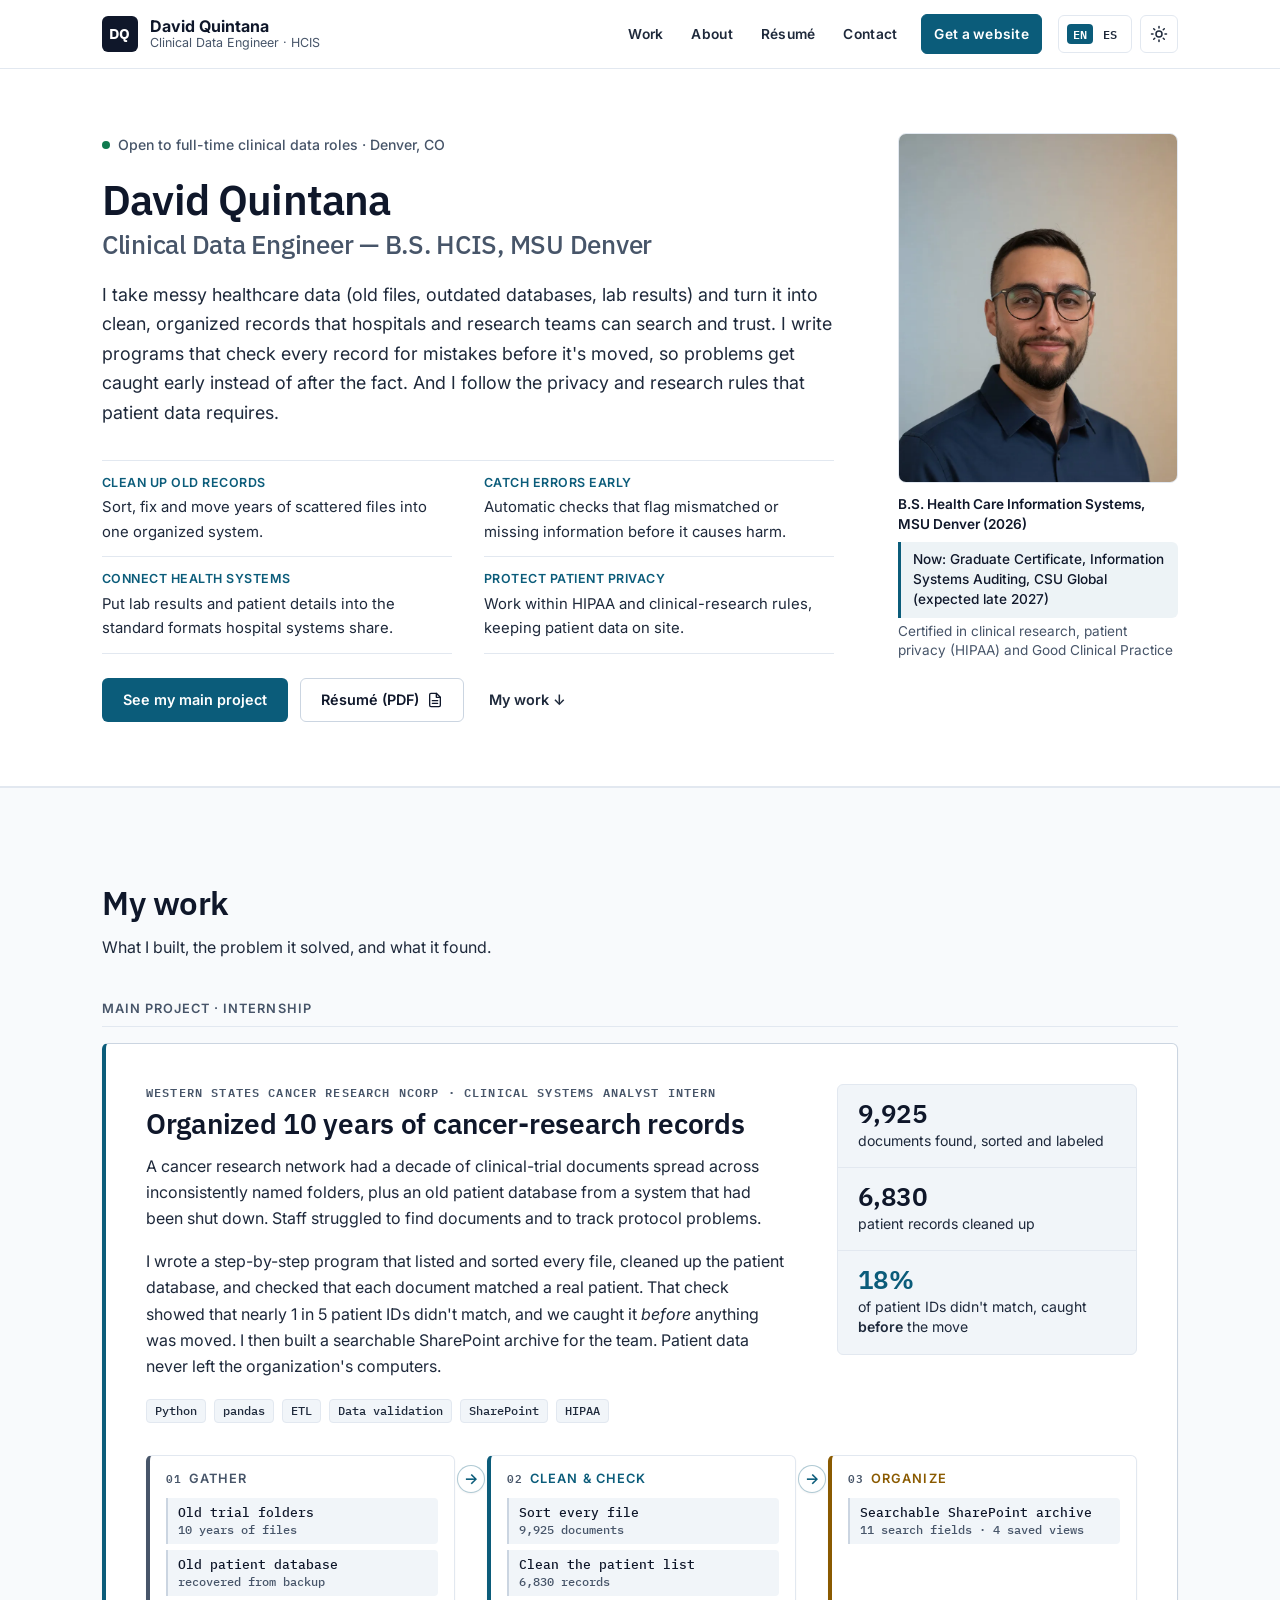
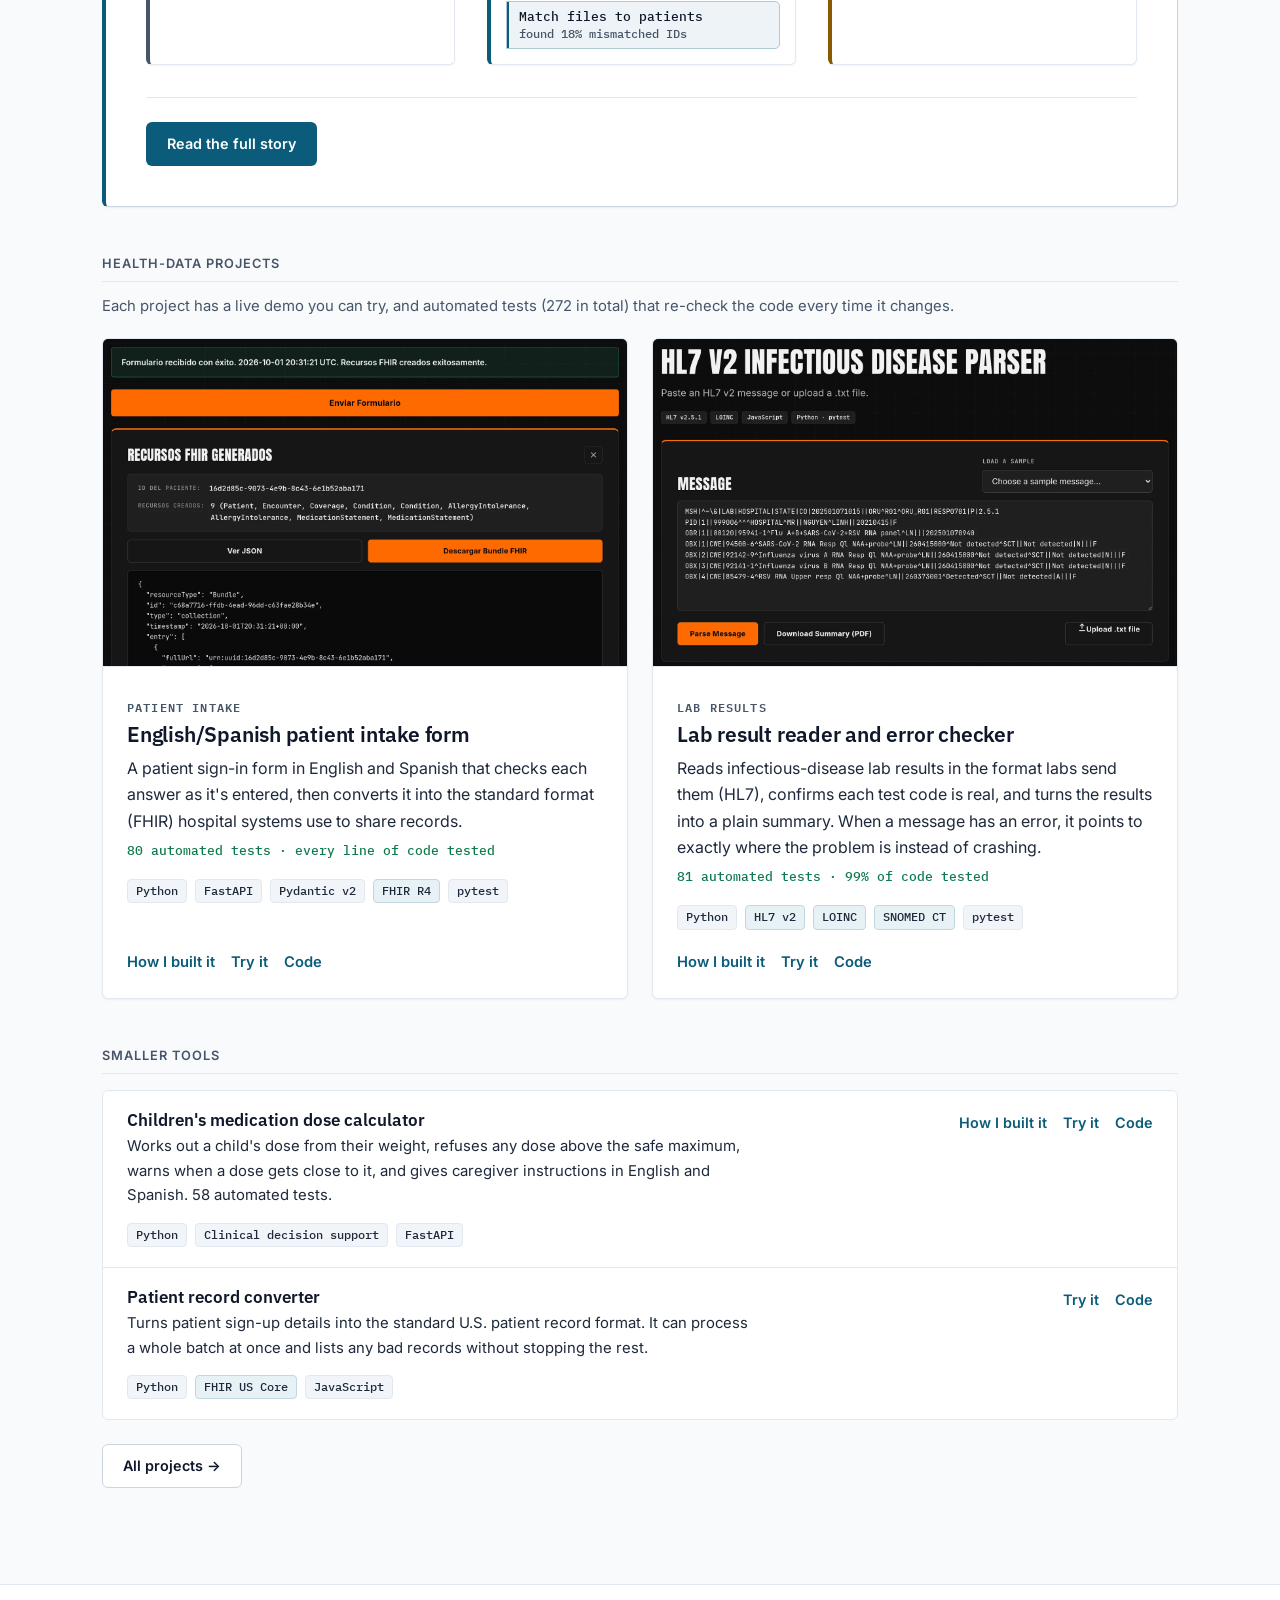
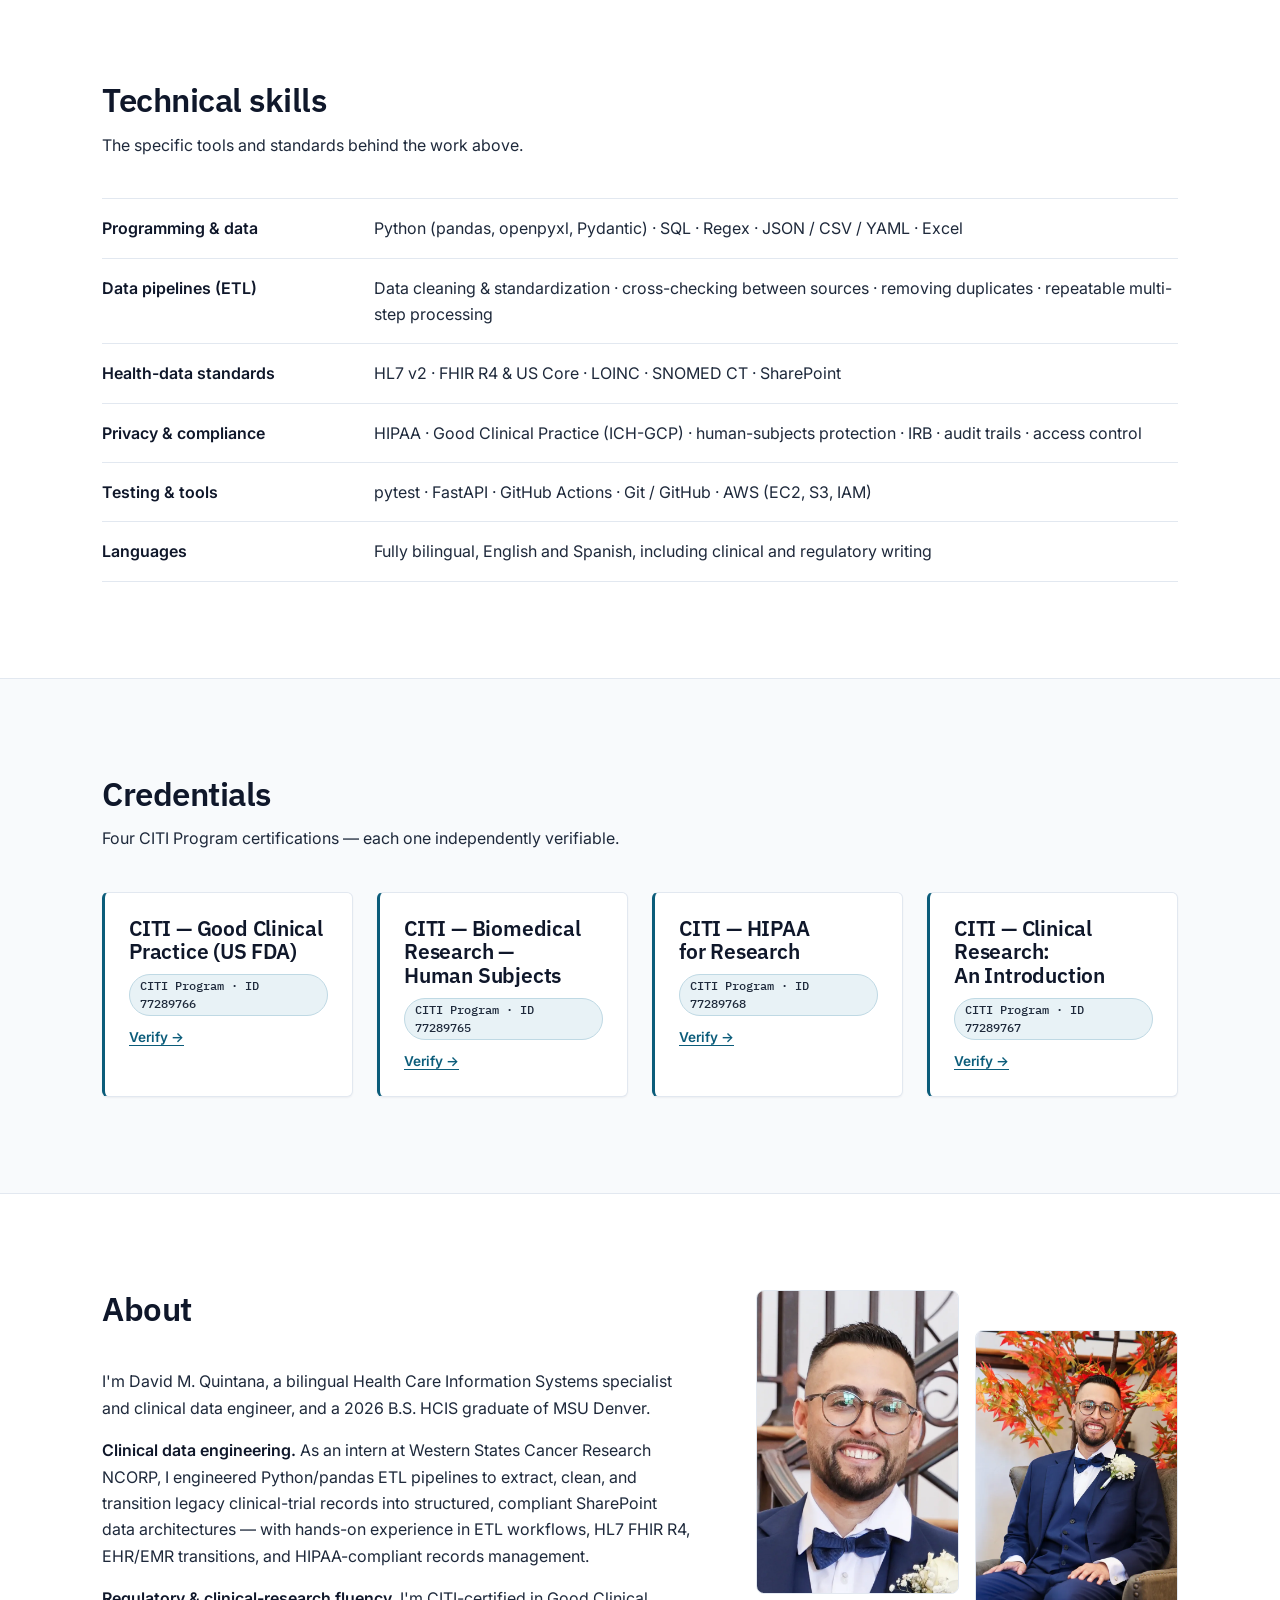
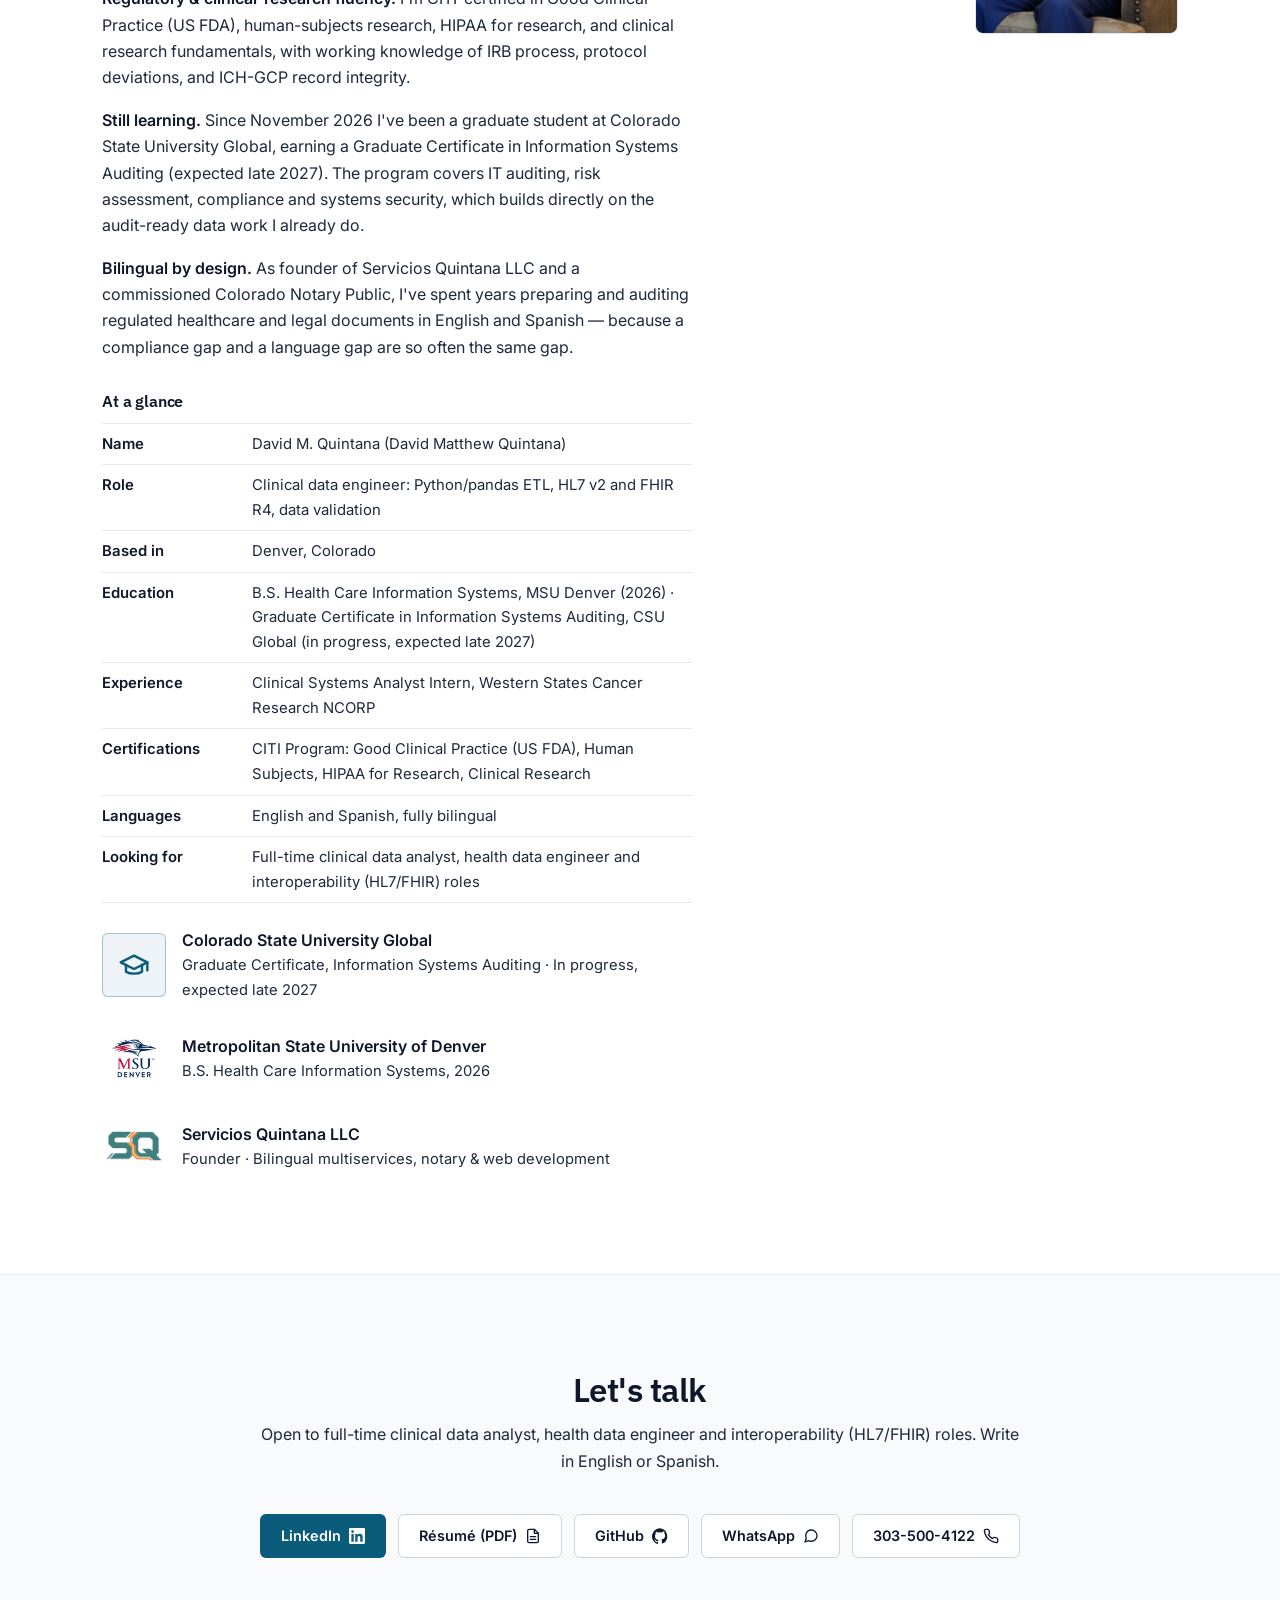
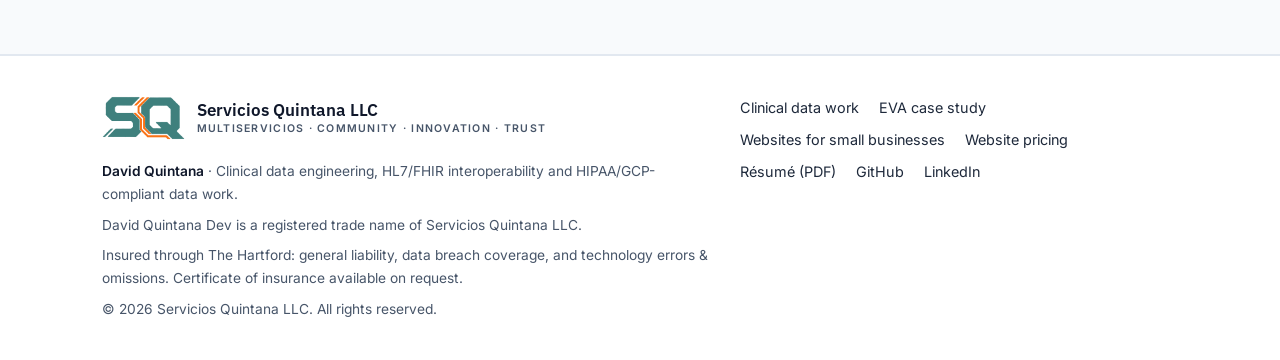
<file: index.html>
<!DOCTYPE html>
<html lang="en" data-language="en" data-theme="light">
<head>
  <meta charset="UTF-8">
  <meta name="viewport" content="width=device-width, initial-scale=1">
  <title>David M. Quintana | Clinical Data Engineer, Denver CO</title>
  <meta name="description" content="Bilingual clinical data engineer in Denver: Python ETL pipelines, HL7 v2 and FHIR R4, audit-ready records under HIPAA and GCP. B.S. HCIS, MSU Denver.">
  <link rel="canonical" href="https://davidquintana.dev/">
  <meta property="og:type" content="website">
  <meta property="og:site_name" content="David Quintana">
  <meta property="og:title" content="David M. Quintana | Clinical Data Engineer, Denver CO">
  <meta property="og:description" content="Bilingual clinical data engineer in Denver: Python ETL pipelines, HL7 v2 and FHIR R4, audit-ready records under HIPAA and GCP. B.S. HCIS, MSU Denver.">
  <meta property="og:url" content="https://davidquintana.dev/">
  <meta property="og:image" content="https://davidquintana.dev/assets/img/og-card.png">
  <meta property="og:image:width" content="1200">
  <meta property="og:image:height" content="630">
  <meta property="og:image:alt" content="David M. Quintana, Clinical Data Engineer in Denver, CO: Python ETL, HL7 v2, FHIR R4, HIPAA and ICH-GCP">
  <meta name="twitter:card" content="summary_large_image">
  <meta name="theme-color" content="#ffffff">
  <link rel="icon" href="favicon.svg" type="image/svg+xml">
  <link rel="preconnect" href="https://fonts.googleapis.com">
  <link rel="preconnect" href="https://fonts.gstatic.com" crossorigin>
  <link rel="stylesheet" href="https://fonts.googleapis.com/css2?family=IBM+Plex+Sans:wght@500;600;700&amp;family=Inter:wght@400;500;600;700&amp;family=IBM+Plex+Mono:wght@400;500;600&amp;display=swap">
  <script>
    (function () {
      try {
        var d = document.documentElement;
        var lang = localStorage.getItem('preferred-language');
        if (lang === 'en' || lang === 'es') { d.setAttribute('data-language', lang); d.setAttribute('lang', lang); }
        var theme = localStorage.getItem('preferred-theme');
        if (theme === 'light' || theme === 'dark') { d.setAttribute('data-theme', theme); }
      } catch (e) { /* storage unavailable: defaults apply */ }
    })();
  </script>
  <link rel="stylesheet" href="styles.css">
  <script type="application/ld+json">
  {
    "@context": "https://schema.org",
    "@graph": [
      {
        "@type": "WebSite",
        "@id": "https://davidquintana.dev/#website",
        "url": "https://davidquintana.dev/",
        "name": "David Quintana | Clinical Data Engineer",
        "inLanguage": "en-US",
        "publisher": {
          "@id": "https://davidquintana.dev/#person"
        }
      },
      {
        "@type": "ProfilePage",
        "@id": "https://davidquintana.dev/#profilepage",
        "url": "https://davidquintana.dev/",
        "name": "David Quintana, Clinical Data Engineer in Denver, Colorado",
        "isPartOf": {
          "@id": "https://davidquintana.dev/#website"
        },
        "mainEntity": {
          "@id": "https://davidquintana.dev/#person"
        }
      },
      {
        "@type": "Person",
        "@id": "https://davidquintana.dev/#person",
        "name": "David Quintana",
        "alternateName": [
          "David M. Quintana",
          "David Matthew Quintana"
        ],
        "url": "https://davidquintana.dev/",
        "image": "https://davidquintana.dev/assets/img/profile.webp",
        "jobTitle": "Clinical Data Engineer",
        "description": "David Quintana is a bilingual (English/Spanish) clinical data engineer based in Denver, Colorado, serving the Denver metro area, specializing in HL7 v2 and FHIR R4 interoperability and Python ETL pipelines for clinical research data. He is pursuing a Graduate Certificate in Information Systems Auditing at Colorado State University Global (expected late 2027) and is the owner of Servicios Quintana LLC.",
        "address": {
          "@type": "PostalAddress",
          "addressLocality": "Denver",
          "addressRegion": "CO",
          "addressCountry": "US"
        },
        "areaServed": {
          "@id": "https://serviciosquintana.com/#denver-metro"
        },
        "knowsLanguage": [
          {
            "@type": "Language",
            "name": "English",
            "alternateName": "en"
          },
          {
            "@type": "Language",
            "name": "Spanish",
            "alternateName": "es"
          }
        ],
        "worksFor": {
          "@id": "https://serviciosquintana.com/#organization"
        },
        "alumniOf": {
          "@id": "https://www.msudenver.edu/#organization"
        },
        "knowsAbout": [
          "Clinical Data Engineering",
          "HL7 v2",
          "FHIR R4",
          "Python",
          "pandas",
          "HIPAA",
          "GCP",
          "ETL Pipelines",
          "Information Systems Auditing",
          "IT Risk Assessment"
        ],
        "hasCredential": [
          {
            "@type": "EducationalOccupationalCredential",
            "@id": "https://davidquintana.dev/#credential-bs-his",
            "name": "Bachelor of Science in Health Information Systems",
            "credentialCategory": "degree",
            "educationalLevel": "Bachelor's degree",
            "recognizedBy": {
              "@id": "https://www.msudenver.edu/#organization"
            }
          },
          {
            "@type": "EducationalOccupationalCredential",
            "@id": "https://davidquintana.dev/#credential-citi-gcp",
            "name": "CITI Program Good Clinical Practice (US FDA)",
            "credentialCategory": "certificate",
            "identifier": {
              "@type": "PropertyValue",
              "propertyID": "CITI Program Record ID",
              "value": "77289766"
            },
            "url": "https://www.citiprogram.org/verify/?wc8e3f9f7-8f06-47bd-ba08-80ac69449bc4-77289766",
            "recognizedBy": {
              "@id": "https://about.citiprogram.org/#organization"
            }
          },
          {
            "@type": "EducationalOccupationalCredential",
            "@id": "https://davidquintana.dev/#credential-citi-hsr",
            "name": "CITI Program Biomedical Research — Human Subjects",
            "credentialCategory": "certificate",
            "identifier": {
              "@type": "PropertyValue",
              "propertyID": "CITI Program Record ID",
              "value": "77289765"
            },
            "url": "https://www.citiprogram.org/verify/?w321cd296-9737-4dd8-a660-db4860e47611-77289765",
            "recognizedBy": {
              "@id": "https://about.citiprogram.org/#organization"
            }
          },
          {
            "@type": "EducationalOccupationalCredential",
            "@id": "https://davidquintana.dev/#credential-citi-hipaa",
            "name": "CITI Program HIPAA for Research",
            "credentialCategory": "certificate",
            "identifier": {
              "@type": "PropertyValue",
              "propertyID": "CITI Program Record ID",
              "value": "77289768"
            },
            "url": "https://www.citiprogram.org/verify/?w7ce7274a-9806-4e5c-94ec-9ea77af7a663-77289768",
            "recognizedBy": {
              "@id": "https://about.citiprogram.org/#organization"
            }
          },
          {
            "@type": "EducationalOccupationalCredential",
            "@id": "https://davidquintana.dev/#credential-citi-clinical-intro",
            "name": "CITI Program Clinical Research: An Introduction",
            "credentialCategory": "certificate",
            "identifier": {
              "@type": "PropertyValue",
              "propertyID": "CITI Program Record ID",
              "value": "77289767"
            },
            "url": "https://www.citiprogram.org/verify/?wc14ae6d7-351d-4e16-88f1-102b45af0def-77289767",
            "recognizedBy": {
              "@id": "https://about.citiprogram.org/#organization"
            }
          }
        ],
        "sameAs": [
          "https://www.linkedin.com/in/quintanadm95",
          "https://github.com/dquint32"
        ],
        "givenName": "David",
        "additionalName": "Matthew",
        "familyName": "Quintana",
        "disambiguatingDescription": "Bilingual clinical data engineer and health informatics graduate (B.S. HCIS, MSU Denver) based in Denver, Colorado.",
        "hasOccupation": {
          "@type": "Occupation",
          "name": "Clinical Data Engineer",
          "occupationLocation": {
            "@type": "City",
            "name": "Denver, Colorado"
          },
          "skills": "Python, pandas, ETL pipelines, HL7 v2, FHIR R4, LOINC, SNOMED CT, data validation, HIPAA, ICH-GCP, SharePoint, bilingual English/Spanish"
        }
      },
      {
        "@type": "Organization",
        "@id": "https://serviciosquintana.com/#organization",
        "name": "Servicios Quintana LLC",
        "url": "https://serviciosquintana.com/",
        "description": "Servicios Quintana LLC is a bilingual, owner-operated Colorado company run by David Quintana, offering web and clinical data development (as David Quintana Dev), mobile notary and apostille, DMV assistance, and certified Spanish-English translation.",
        "founder": {
          "@id": "https://davidquintana.dev/#person"
        },
        "telephone": "+1-303-500-4122",
        "email": "admin@serviciosquintana.com",
        "address": {
          "@type": "PostalAddress",
          "streetAddress": "5128 E Colfax Ave",
          "addressLocality": "Denver",
          "addressRegion": "CO",
          "postalCode": "80220",
          "addressCountry": "US"
        },
        "areaServed": {
          "@id": "https://serviciosquintana.com/#denver-metro"
        },
        "brand": [
          {
            "@type": "Brand",
            "name": "David Quintana Dev",
            "url": "https://davidquintana.dev/"
          },
          {
            "@type": "Brand",
            "name": "Quintana Notary & Signing",
            "url": "https://quintananotarysigning.com/"
          },
          {
            "@type": "Brand",
            "name": "Ayuda DMV",
            "url": "https://ayudadmv.com/"
          },
          {
            "@type": "Brand",
            "name": "Quintana Notary Support"
          }
        ]
      },
      {
        "@type": "AdministrativeArea",
        "@id": "https://serviciosquintana.com/#denver-metro",
        "name": "Denver metropolitan area",
        "alternateName": "Denver Metro",
        "sameAs": "https://en.wikipedia.org/wiki/Denver_metropolitan_area",
        "containedInPlace": {
          "@type": "State",
          "name": "Colorado"
        }
      },
      {
        "@type": "CollegeOrUniversity",
        "@id": "https://www.msudenver.edu/#organization",
        "name": "Metropolitan State University of Denver",
        "alternateName": "MSU Denver",
        "url": "https://www.msudenver.edu/",
        "sameAs": "https://en.wikipedia.org/wiki/Metropolitan_State_University_of_Denver"
      },
      {
        "@type": "Organization",
        "@id": "https://about.citiprogram.org/#organization",
        "name": "CITI Program",
        "alternateName": "Collaborative Institutional Training Initiative",
        "url": "https://about.citiprogram.org/"
      },
      {
        "@type": "CollegeOrUniversity",
        "@id": "https://csuglobal.edu/#organization",
        "name": "Colorado State University Global",
        "alternateName": "CSU Global",
        "url": "https://csuglobal.edu/"
      }
    ]
  }
  </script>
</head>
<body>
<a class="skip-link" href="#main"><span data-lang="en">Skip to main content</span><span data-lang="es" lang="es">Saltar al contenido principal</span></a>
<header class="site-header">
  <div class="container header-inner">
    <a class="brand" href="index.html" aria-label="David Quintana, home">
      <span class="brand-mark" aria-hidden="true">DQ</span>
      <span class="brand-text"><span class="brand-name">David Quintana</span><span class="brand-role"><span data-lang="en">Clinical Data Engineer · HCIS</span><span data-lang="es" lang="es">Ingeniero de Datos Clínicos · HCIS</span></span></span>
    </a>
    <nav id="site-nav" class="site-nav" aria-label="Primary">
      <ul class="nav-list">
        <li><a href="hcis-portfolio.html"><span data-lang="en">Work</span><span data-lang="es" lang="es">Trabajo</span></a></li>
        <li><a href="index.html#about"><span data-lang="en">About</span><span data-lang="es" lang="es">Sobre mí</span></a></li>
        <li><a href="resume.pdf" target="_blank" rel="noopener"><span data-lang="en">Résumé</span><span data-lang="es" lang="es">Currículum</span></a></li>
        <li><a href="index.html#contact"><span data-lang="en">Contact</span><span data-lang="es" lang="es">Contacto</span></a></li>
        <li><a class="nav-cta nav-cta-web" href="web-dev.html"><span data-lang="en">Get a website</span><span data-lang="es" lang="es">Pida su sitio web</span></a></li>
      </ul>
    </nav>
    <div class="header-tools">
      <button class="lang-switch" type="button" aria-label="Cambiar a español"><span class="opt opt-en">EN</span><span class="opt opt-es">ES</span></button>
      <button class="icon-btn theme-toggle" type="button" aria-pressed="false" aria-label="Switch to light theme"><svg class="icon-moon" viewBox="0 0 24 24" fill="none" stroke="currentColor" stroke-width="2" stroke-linecap="round" stroke-linejoin="round" aria-hidden="true"><path d="M21 12.79A9 9 0 1 1 11.21 3 7 7 0 0 0 21 12.79z"/></svg><svg class="icon-sun" viewBox="0 0 24 24" fill="none" stroke="currentColor" stroke-width="2" stroke-linecap="round" stroke-linejoin="round" aria-hidden="true"><circle cx="12" cy="12" r="4"/><path d="M12 2v2M12 20v2M4.93 4.93l1.41 1.41M17.66 17.66l1.41 1.41M2 12h2M20 12h2M6.34 17.66l-1.41 1.41M19.07 4.93l-1.41 1.41"/></svg></button>
      <button class="icon-btn menu-toggle" type="button" aria-controls="site-nav" aria-expanded="false" aria-label="Menu"><svg viewBox="0 0 24 24" fill="none" stroke="currentColor" stroke-width="2" stroke-linecap="round" aria-hidden="true"><path d="M4 7h16M4 12h16M4 17h16"/></svg></button>
    </div>
  </div>
</header>
<main id="main">
<section class="hero">
<div class="container hero-grid">
<div class="hero-copy">
<p class="hero-status"><span class="status-dot" aria-hidden="true"></span><span data-lang="en">Open to full-time clinical data roles · Denver, CO</span><span data-lang="es" lang="es">Disponible para roles de datos clínicos · Denver, CO</span></p>
<h1 data-lang="en">David Quintana <span class="h1-sep" aria-hidden="true">|</span><span class="visually-hidden"> | </span><span class="h1-role">Clinical Data Engineer — B.S. HCIS, MSU Denver</span></h1>
<h1 data-lang="es" lang="es">David Quintana <span class="h1-sep" aria-hidden="true">|</span><span class="visually-hidden"> | </span><span class="h1-role">Ingeniero de Datos Clínicos — Lic. HCIS, MSU Denver</span></h1>
<p data-lang="en" class="lead">I take messy healthcare data (old files, outdated databases, lab results) and turn it into clean, organized records that hospitals and research teams can search and trust. I write programs that check every record for mistakes before it's moved, so problems get caught early instead of after the fact. And I follow the privacy and research rules that patient data requires.</p>
<p data-lang="es" lang="es" class="lead">Tomo datos de salud desordenados (archivos antiguos, bases de datos obsoletas, resultados de laboratorio) y los convierto en registros limpios y organizados que hospitales y equipos de investigación pueden consultar con confianza. Escribo programas que revisan cada registro antes de moverlo, para detectar los problemas a tiempo y no después. Y sigo las reglas de privacidad e investigación que exigen los datos de pacientes.</p>
<dl class="competencies">
<div><dt><span data-lang="en">Clean up old records</span><span data-lang="es" lang="es">Limpiar registros antiguos</span></dt><dd><span data-lang="en">Sort, fix and move years of scattered files into one organized system.</span><span data-lang="es" lang="es">Ordenar, corregir y migrar años de archivos dispersos a un solo sistema organizado.</span></dd></div>
<div><dt><span data-lang="en">Catch errors early</span><span data-lang="es" lang="es">Detectar errores a tiempo</span></dt><dd><span data-lang="en">Automatic checks that flag mismatched or missing information before it causes harm.</span><span data-lang="es" lang="es">Revisiones automáticas que señalan datos faltantes o que no coinciden antes de que causen daño.</span></dd></div>
<div><dt><span data-lang="en">Connect health systems</span><span data-lang="es" lang="es">Conectar sistemas de salud</span></dt><dd><span data-lang="en">Put lab results and patient details into the standard formats hospital systems share.</span><span data-lang="es" lang="es">Llevar resultados y datos de pacientes a los formatos estándar que comparten los sistemas hospitalarios.</span></dd></div>
<div><dt><span data-lang="en">Protect patient privacy</span><span data-lang="es" lang="es">Proteger la privacidad</span></dt><dd><span data-lang="en">Work within HIPAA and clinical-research rules, keeping patient data on site.</span><span data-lang="es" lang="es">Trabajar dentro de HIPAA y las normas de investigación clínica, sin sacar los datos de pacientes.</span></dd></div>
</dl>
<div class="btn-row">
<a class="btn btn-primary" href="eva-ctms-case-study.html"><span data-lang="en">See my main project</span><span data-lang="es" lang="es">Ver mi proyecto principal</span></a>
<a class="btn btn-secondary" href="resume.pdf" target="_blank" rel="noopener"><span data-lang="en">Résumé (PDF)</span><span data-lang="es" lang="es">Currículum (PDF)</span><svg viewBox="0 0 24 24" fill="none" stroke="currentColor" stroke-width="2" stroke-linecap="round" stroke-linejoin="round" aria-hidden="true"><path d="M14 2H6a2 2 0 0 0-2 2v16a2 2 0 0 0 2 2h12a2 2 0 0 0 2-2V8z"/><path d="M14 2v6h6M16 13H8M16 17H8"/></svg></a>
<a class="btn btn-ghost" href="#work"><span data-lang="en">My work ↓</span><span data-lang="es" lang="es">Mi trabajo ↓</span></a>
</div>
</div>
<figure class="portrait">
<img src="assets/img/profile.webp" alt="Portrait of David Matthew Quintana" width="768" height="1352" fetchpriority="high" decoding="async">
<figcaption>
<span data-lang="en">B.S. Health Care Information Systems, MSU Denver (2026)</span><span data-lang="es" lang="es">Lic. en Sistemas de Información de Salud, MSU Denver (2026)</span>
<span class="portrait-now" data-lang="en">Now: Graduate Certificate, Information Systems Auditing, CSU Global (expected late 2027)</span><span class="portrait-now" data-lang="es" lang="es">Actualmente: Certificado de Posgrado en Auditoría de Sistemas de Información, CSU Global (termino a finales de 2027)</span>
<span class="portrait-sub" data-lang="en">Certified in clinical research, patient privacy (HIPAA) and Good Clinical Practice</span><span class="portrait-sub" data-lang="es" lang="es">Certificado en investigación clínica, privacidad del paciente (HIPAA) y Buenas Prácticas Clínicas</span>
</figcaption>
</figure>
</div>
</section>
<section class="section section-alt" id="work">
<div class="container">
<div class="section-head"><h2 data-lang="en">My work</h2>
<h2 data-lang="es" lang="es">Mi trabajo</h2><p data-lang="en">What I built, the problem it solved, and what it found.</p>
<p data-lang="es" lang="es">Lo que construí, el problema que resolvió y lo que encontró.</p></div>

<h3 class="group-label"><span data-lang="en">Main project · Internship</span><span data-lang="es" lang="es">Proyecto principal · Prácticas</span></h3>
<article class="flagship">
<div class="flagship-head">
<div class="flagship-copy">
<p class="eyebrow"><span data-lang="en">Western States Cancer Research NCORP · Clinical Systems Analyst Intern</span><span data-lang="es" lang="es">Western States Cancer Research NCORP · Analista de Sistemas Clínicos (prácticas)</span></p>
<h3 data-lang="en"><a href="eva-ctms-case-study.html">Organized 10 years of cancer-research records</a></h3>
<h3 data-lang="es" lang="es"><a href="eva-ctms-case-study.html">Organicé 10 años de registros de investigación oncológica</a></h3>
<p data-lang="en">A cancer research network had a decade of clinical-trial documents spread across inconsistently named folders, plus an old patient database from a system that had been shut down. Staff struggled to find documents and to track protocol problems.</p>
<p data-lang="en">I wrote a step-by-step program that listed and sorted every file, cleaned up the patient database, and checked that each document matched a real patient. That check showed that nearly 1 in 5 patient IDs didn't match, and we caught it <em>before</em> anything was moved. I then built a searchable SharePoint archive for the team. Patient data never left the organization's computers.</p>
<p data-lang="es" lang="es">Una red de investigación oncológica tenía una década de documentos de ensayos clínicos repartidos en carpetas con nombres inconsistentes, además de una base de datos de pacientes de un sistema ya dado de baja. Al personal le costaba encontrar documentos y dar seguimiento a problemas de protocolo.</p>
<p data-lang="es" lang="es">Escribí un programa por etapas que listó y clasificó cada archivo, limpió la base de datos de pacientes y verificó que cada documento correspondiera a un paciente real. Esa verificación mostró que casi 1 de cada 5 IDs de paciente no coincidía, y lo detectamos <em>antes</em> de mover nada. Después construí un archivo en SharePoint con búsqueda para el equipo. Los datos de pacientes nunca salieron de las computadoras de la organización.</p>
<ul class="tags" aria-label="Technologies"><li><span class="tag">Python</span></li><li><span class="tag">pandas</span></li><li><span class="tag">ETL</span></li><li><span class="tag">Data validation</span></li><li><span class="tag">SharePoint</span></li><li><span class="tag">HIPAA</span></li></ul>
</div>
<dl class="outcomes" aria-label="Results">
<div><dt>9,925</dt><dd><span data-lang="en">documents found, sorted and labeled</span><span data-lang="es" lang="es">documentos localizados, clasificados y etiquetados</span></dd></div>
<div><dt>6,830</dt><dd><span data-lang="en">patient records cleaned up</span><span data-lang="es" lang="es">registros de pacientes depurados</span></dd></div>
<div class="is-finding"><dt>18%</dt><dd><span data-lang="en">of patient IDs didn't match, caught <em>before</em> the move</span><span data-lang="es" lang="es">de los IDs de paciente no coincidían; detectado <em>antes</em> de migrar</span></dd></div>
</dl>
</div>
<div class="flow wide" role="img" aria-label="How it worked: gather the old files and patient database, clean and cross-check them, then organize everything into a searchable SharePoint archive.">
<div class="flow-lane extract"><b><span data-lang="en">Gather</span><span data-lang="es" lang="es">Reunir</span></b><div class="flow-step"><span data-lang="en">Old trial folders</span><span data-lang="es" lang="es">Carpetas antiguas</span><small><span data-lang="en">10 years of files</span><span data-lang="es" lang="es">10 años de archivos</span></small></div><div class="flow-step"><span data-lang="en">Old patient database</span><span data-lang="es" lang="es">Base de pacientes antigua</span><small><span data-lang="en">recovered from backup</span><span data-lang="es" lang="es">recuperada de respaldo</span></small></div></div>
<div class="flow-arrow" aria-hidden="true">→</div>
<div class="flow-lane transform"><b><span data-lang="en">Clean &amp; check</span><span data-lang="es" lang="es">Limpiar y verificar</span></b><div class="flow-step"><span data-lang="en">Sort every file</span><span data-lang="es" lang="es">Clasificar cada archivo</span><small><span data-lang="en">9,925 documents</span><span data-lang="es" lang="es">9,925 documentos</span></small></div><div class="flow-step"><span data-lang="en">Clean the patient list</span><span data-lang="es" lang="es">Depurar la lista de pacientes</span><small><span data-lang="en">6,830 records</span><span data-lang="es" lang="es">6,830 registros</span></small></div><div class="flow-step hit"><span data-lang="en">Match files to patients</span><span data-lang="es" lang="es">Cruzar archivos y pacientes</span><small><span data-lang="en">found 18% mismatched IDs</span><span data-lang="es" lang="es">18% de IDs no coincidían</span></small></div></div>
<div class="flow-arrow" aria-hidden="true">→</div>
<div class="flow-lane load"><b><span data-lang="en">Organize</span><span data-lang="es" lang="es">Organizar</span></b><div class="flow-step"><span data-lang="en">Searchable SharePoint archive</span><span data-lang="es" lang="es">Archivo SharePoint con búsqueda</span><small><span data-lang="en">11 search fields · 4 saved views</span><span data-lang="es" lang="es">11 campos de búsqueda · 4 vistas</span></small></div></div>
</div>
<div class="flagship-foot">
<a class="btn btn-primary" href="eva-ctms-case-study.html"><span data-lang="en">Read the full story</span><span data-lang="es" lang="es">Leer la historia completa</span></a>
</div>
</article>

<div class="group-head">
<h3 class="group-label"><span data-lang="en">Health-data projects</span><span data-lang="es" lang="es">Proyectos de datos de salud</span></h3>
<p class="group-note"><span data-lang="en">Each project has a live demo you can try, and automated tests (272 in total) that re-check the code every time it changes.</span><span data-lang="es" lang="es">Cada proyecto tiene una demo que puede probar, y pruebas automáticas (272 en total) que revisan el código cada vez que cambia.</span></p>
</div>
<div class="grid grid-projects">
<article class="card project-card">
<a class="thumb" href="intake-web-app.html" tabindex="-1" aria-hidden="true"><img src="assets/img/projects/intake-fhir-bundle.webp" alt="Intake app showing a generated FHIR R4 bundle" width="1600" height="1574" loading="lazy" decoding="async"></a>
<div class="body">
<p class="eyebrow"><span data-lang="en">Patient intake</span><span data-lang="es" lang="es">Admisión de pacientes</span></p>
<h3 data-lang="en"><a href="intake-web-app.html">English/Spanish patient intake form</a></h3>
<h3 data-lang="es" lang="es"><a href="intake-web-app.html">Formulario de admisión inglés/español</a></h3>
<p data-lang="en">A patient sign-in form in English and Spanish that checks each answer as it's entered, then converts it into the standard format (FHIR) hospital systems use to share records.</p>
<p data-lang="es" lang="es">Un formulario de admisión en inglés y español que revisa cada respuesta al ingresarla y la convierte al formato estándar (FHIR) que usan los sistemas hospitalarios para compartir registros.</p>
<p class="quality"><span data-lang="en">80 automated tests · every line of code tested</span><span data-lang="es" lang="es">80 pruebas automáticas · todo el código probado</span></p>
<ul class="tags" aria-label="Technologies"><li><span class="tag">Python</span></li><li><span class="tag">FastAPI</span></li><li><span class="tag">Pydantic v2</span></li><li><span class="tag tag-std">FHIR R4</span></li><li><span class="tag">pytest</span></li></ul>
<div class="links"><a href="intake-web-app.html"><span data-lang="en">How I built it</span><span data-lang="es" lang="es">Cómo lo hice</span></a><a href="https://dquint32.github.io/bilingual-patient-intake-fhir/" target="_blank" rel="noopener"><span data-lang="en">Try it</span><span data-lang="es" lang="es">Pruébelo</span></a><a href="https://github.com/dquint32/bilingual-patient-intake-fhir" target="_blank" rel="noopener"><span data-lang="en">Code</span><span data-lang="es" lang="es">Código</span></a></div>
</div>
</article>
<article class="card project-card">
<a class="thumb" href="hl7-parser.html" tabindex="-1" aria-hidden="true"><img src="assets/img/projects/hl7-respiratory-panel.webp" alt="HL7 parser summarizing a respiratory panel" width="1600" height="1481" loading="lazy" decoding="async"></a>
<div class="body">
<p class="eyebrow"><span data-lang="en">Lab results</span><span data-lang="es" lang="es">Resultados de laboratorio</span></p>
<h3 data-lang="en"><a href="hl7-parser.html">Lab result reader and error checker</a></h3>
<h3 data-lang="es" lang="es"><a href="hl7-parser.html">Lector y verificador de resultados de laboratorio</a></h3>
<p data-lang="en">Reads infectious-disease lab results in the format labs send them (HL7), confirms each test code is real, and turns the results into a plain summary. When a message has an error, it points to exactly where the problem is instead of crashing.</p>
<p data-lang="es" lang="es">Lee resultados de laboratorio de enfermedades infecciosas en el formato en que los envían los laboratorios (HL7), confirma que cada código de prueba sea válido y los resume en lenguaje claro. Si un mensaje tiene un error, indica exactamente dónde está en lugar de fallar.</p>
<p class="quality"><span data-lang="en">81 automated tests · 99% of code tested</span><span data-lang="es" lang="es">81 pruebas automáticas · 99% del código probado</span></p>
<ul class="tags" aria-label="Technologies"><li><span class="tag">Python</span></li><li><span class="tag tag-std">HL7 v2</span></li><li><span class="tag tag-std">LOINC</span></li><li><span class="tag tag-std">SNOMED CT</span></li><li><span class="tag">pytest</span></li></ul>
<div class="links"><a href="hl7-parser.html"><span data-lang="en">How I built it</span><span data-lang="es" lang="es">Cómo lo hice</span></a><a href="https://dquint32.github.io/hl7-infectious-disease-parser/" target="_blank" rel="noopener"><span data-lang="en">Try it</span><span data-lang="es" lang="es">Pruébelo</span></a><a href="https://github.com/dquint32/hl7-infectious-disease-parser" target="_blank" rel="noopener"><span data-lang="en">Code</span><span data-lang="es" lang="es">Código</span></a></div>
</div>
</article>
</div>

<h3 class="group-label"><span data-lang="en">Smaller tools</span><span data-lang="es" lang="es">Herramientas más pequeñas</span></h3>
<ul class="tool-list">
<li class="tool-row">
<div class="tool-main">
<h4 data-lang="en"><a href="pediatric-cds-calculator.html">Children's medication dose calculator</a></h4>
<h4 data-lang="es" lang="es"><a href="pediatric-cds-calculator.html">Calculadora de dosis pediátricas</a></h4>
<p data-lang="en">Works out a child's dose from their weight, refuses any dose above the safe maximum, warns when a dose gets close to it, and gives caregiver instructions in English and Spanish. 58 automated tests.</p>
<p data-lang="es" lang="es">Calcula la dosis de un niño según su peso, rechaza cualquier dosis por encima del máximo seguro, advierte cuando se acerca a ese límite y da instrucciones en inglés y español. 58 pruebas automáticas.</p>
<ul class="tags" aria-label="Technologies"><li><span class="tag">Python</span></li><li><span class="tag">Clinical decision support</span></li><li><span class="tag">FastAPI</span></li></ul>
</div>
<div class="tool-links"><a href="pediatric-cds-calculator.html"><span data-lang="en">How I built it</span><span data-lang="es" lang="es">Cómo lo hice</span></a><a href="https://dquint32.github.io/bilingual-pediatric-CDS-dosage-calculator/" target="_blank" rel="noopener"><span data-lang="en">Try it</span><span data-lang="es" lang="es">Pruébelo</span></a><a href="https://github.com/dquint32/bilingual-pediatric-CDS-dosage-calculator" target="_blank" rel="noopener"><span data-lang="en">Code</span><span data-lang="es" lang="es">Código</span></a></div>
</li>
<li class="tool-row">
<div class="tool-main">
<h4 data-lang="en"><a href="https://github.com/dquint32/fhir-patient-converter">Patient record converter</a></h4>
<h4 data-lang="es" lang="es"><a href="https://github.com/dquint32/fhir-patient-converter">Convertidor de registros de pacientes</a></h4>
<p data-lang="en">Turns patient sign-up details into the standard U.S. patient record format. It can process a whole batch at once and lists any bad records without stopping the rest.</p>
<p data-lang="es" lang="es">Convierte los datos de registro de un paciente al formato estándar de EE. UU. Puede procesar un lote completo y lista los registros con errores sin detener el resto.</p>
<ul class="tags" aria-label="Technologies"><li><span class="tag">Python</span></li><li><span class="tag tag-std">FHIR US Core</span></li><li><span class="tag">JavaScript</span></li></ul>
</div>
<div class="tool-links"><a href="https://dquint32.github.io/fhir-patient-converter/" target="_blank" rel="noopener"><span data-lang="en">Try it</span><span data-lang="es" lang="es">Pruébelo</span></a><a href="https://github.com/dquint32/fhir-patient-converter" target="_blank" rel="noopener"><span data-lang="en">Code</span><span data-lang="es" lang="es">Código</span></a></div>
</li>
</ul>
<div class="btn-row"><a class="btn btn-secondary" href="hcis-portfolio.html"><span data-lang="en">All projects →</span><span data-lang="es" lang="es">Todos los proyectos →</span></a></div>
</div>
</section>
<section class="section" id="skills">
<div class="container">
<div class="section-head"><h2 data-lang="en">Technical skills</h2>
<h2 data-lang="es" lang="es">Habilidades técnicas</h2><p data-lang="en">The specific tools and standards behind the work above.</p>
<p data-lang="es" lang="es">Las herramientas y estándares específicos detrás del trabajo anterior.</p></div>
<dl class="skills-list">
<div><dt><span data-lang="en">Programming &amp; data</span><span data-lang="es" lang="es">Programación y datos</span></dt><dd>Python (pandas, openpyxl, Pydantic) · SQL · Regex · JSON / CSV / YAML · Excel</dd></div>
<div><dt><span data-lang="en">Data pipelines (ETL)</span><span data-lang="es" lang="es">Pipelines de datos (ETL)</span></dt><dd><span data-lang="en">Data cleaning &amp; standardization · cross-checking between sources · removing duplicates · repeatable multi-step processing</span><span data-lang="es" lang="es">Limpieza y estandarización · verificación cruzada entre fuentes · eliminación de duplicados · procesamiento repetible por etapas</span></dd></div>
<div><dt><span data-lang="en">Health-data standards</span><span data-lang="es" lang="es">Estándares de datos de salud</span></dt><dd>HL7 v2 · FHIR R4 &amp; US Core · LOINC · SNOMED CT · SharePoint</dd></div>
<div><dt><span data-lang="en">Privacy &amp; compliance</span><span data-lang="es" lang="es">Privacidad y cumplimiento</span></dt><dd><span data-lang="en">HIPAA · Good Clinical Practice (ICH-GCP) · human-subjects protection · IRB · audit trails · access control</span><span data-lang="es" lang="es">HIPAA · Buenas Prácticas Clínicas (ICH-GCP) · protección de sujetos humanos · IRB · auditoría · control de acceso</span></dd></div>
<div><dt><span data-lang="en">Testing &amp; tools</span><span data-lang="es" lang="es">Pruebas y herramientas</span></dt><dd>pytest · FastAPI · GitHub Actions · Git / GitHub · AWS (EC2, S3, IAM)</dd></div>
<div><dt><span data-lang="en">Languages</span><span data-lang="es" lang="es">Idiomas</span></dt><dd><span data-lang="en">Fully bilingual, English and Spanish, including clinical and regulatory writing</span><span data-lang="es" lang="es">Totalmente bilingüe, inglés y español, incluida la redacción clínica y regulatoria</span></dd></div>
</dl>
</div>
</section>
<section class="section section-alt" id="credentials">
<div class="container">
<div class="section-head"><h2 data-lang="en">Credentials</h2>
<h2 data-lang="es" lang="es">Credenciales</h2><p data-lang="en">Four CITI Program certifications — each one independently verifiable.</p>
<p data-lang="es" lang="es">Cuatro certificaciones del CITI Program — todas verificables de forma independiente.</p></div>
<div class="grid grid-4">
<div class="card cert"><h3 data-lang="en">CITI — Good Clinical Practice (US FDA)</h3>
<h3 data-lang="es" lang="es">CITI — Buenas Prácticas Clínicas (US FDA)</h3><span class="meta">CITI Program · ID 77289766</span><a href="https://www.citiprogram.org/verify/?wc8e3f9f7-8f06-47bd-ba08-80ac69449bc4-77289766" target="_blank" rel="noopener"><span data-lang="en">Verify →</span><span data-lang="es" lang="es">Verificar →</span></a></div><div class="card cert"><h3 data-lang="en">CITI — Biomedical Research — Human Subjects</h3>
<h3 data-lang="es" lang="es">CITI — Investigación Biomédica — Sujetos Humanos</h3><span class="meta">CITI Program · ID 77289765</span><a href="https://www.citiprogram.org/verify/?w321cd296-9737-4dd8-a660-db4860e47611-77289765" target="_blank" rel="noopener"><span data-lang="en">Verify →</span><span data-lang="es" lang="es">Verificar →</span></a></div><div class="card cert"><h3 data-lang="en">CITI — HIPAA for Research</h3>
<h3 data-lang="es" lang="es">CITI — HIPAA para Investigación</h3><span class="meta">CITI Program · ID 77289768</span><a href="https://www.citiprogram.org/verify/?w7ce7274a-9806-4e5c-94ec-9ea77af7a663-77289768" target="_blank" rel="noopener"><span data-lang="en">Verify →</span><span data-lang="es" lang="es">Verificar →</span></a></div><div class="card cert"><h3 data-lang="en">CITI — Clinical Research: An Introduction</h3>
<h3 data-lang="es" lang="es">CITI — Investigación Clínica: Introducción</h3><span class="meta">CITI Program · ID 77289767</span><a href="https://www.citiprogram.org/verify/?wc14ae6d7-351d-4e16-88f1-102b45af0def-77289767" target="_blank" rel="noopener"><span data-lang="en">Verify →</span><span data-lang="es" lang="es">Verificar →</span></a></div>
</div>
</div>
</section>
<section class="section" id="about">
<div class="container">
<div class="about-grid">
<div>
<div class="section-head"><h2 data-lang="en">About</h2>
<h2 data-lang="es" lang="es">Sobre mí</h2></div>
<div data-lang="en" class="prose"><p>I'm David M. Quintana, a bilingual Health Care Information Systems specialist and clinical data engineer, and a 2026 B.S. HCIS graduate of MSU Denver.</p>
<p><strong>Clinical data engineering.</strong> As an intern at Western States Cancer Research NCORP, I engineered Python/pandas ETL pipelines to extract, clean, and transition legacy clinical-trial records into structured, compliant SharePoint data architectures — with hands-on experience in ETL workflows, HL7 FHIR R4, EHR/EMR transitions, and HIPAA-compliant records management.</p>
<p><strong>Regulatory &amp; clinical-research fluency.</strong> I'm CITI-certified in Good Clinical Practice (US FDA), human-subjects research, HIPAA for research, and clinical research fundamentals, with working knowledge of IRB process, protocol deviations, and ICH-GCP record integrity.</p>
<p><strong>Still learning.</strong> Since November 2026 I've been a graduate student at Colorado State University Global, earning a Graduate Certificate in Information Systems Auditing (expected late 2027). The program covers IT auditing, risk assessment, compliance and systems security, which builds directly on the audit-ready data work I already do.</p>
<p><strong>Bilingual by design.</strong> As founder of Servicios Quintana LLC and a commissioned Colorado Notary Public, I've spent years preparing and auditing regulated healthcare and legal documents in English and Spanish — because a compliance gap and a language gap are so often the same gap.</p></div>
<div data-lang="es" lang="es" class="prose"><p>Soy David M. Quintana, especialista bilingüe en Sistemas de Información de Salud e ingeniero de datos clínicos, graduado en 2026 de la Licenciatura en HCIS de MSU Denver.</p>
<p><strong>Ingeniería de datos clínicos.</strong> Como practicante en Western States Cancer Research NCORP, diseñé pipelines ETL en Python/pandas para extraer, limpiar y migrar registros heredados de ensayos clínicos a arquitecturas de datos estructuradas y conformes en SharePoint — con experiencia práctica en flujos ETL, HL7 FHIR R4, transiciones EHR/EMR y gestión de registros conforme a HIPAA.</p>
<p><strong>Fluidez regulatoria y de investigación clínica.</strong> Tengo certificaciones CITI en Buenas Prácticas Clínicas (US FDA), investigación con sujetos humanos, HIPAA para investigación y fundamentos de investigación clínica, con conocimiento práctico del proceso IRB, desviaciones de protocolo e integridad de registros ICH-GCP.</p>
<p><strong>Sigo aprendiendo.</strong> Desde noviembre de 2026 soy estudiante de posgrado en Colorado State University Global, donde curso un Certificado de Posgrado en Auditoría de Sistemas de Información (termino a finales de 2027). El programa abarca auditoría de TI, evaluación de riesgos, cumplimiento y seguridad de sistemas, y se basa directamente en el trabajo de datos listos para auditoría que ya hago.</p>
<p><strong>Bilingüe por diseño.</strong> Como fundador de Servicios Quintana LLC y Notary Public comisionado en Colorado, he pasado años preparando y auditando documentos médicos y legales regulados en inglés y español — porque una brecha de cumplimiento y una brecha de idioma son, con demasiada frecuencia, la misma brecha.</p></div>
<div class="glance">
<h3><span data-lang="en">At a glance</span><span data-lang="es" lang="es">En resumen</span></h3>
<dl class="glance-list">
<div><dt><span data-lang="en">Name</span><span data-lang="es" lang="es">Nombre</span></dt><dd>David M. Quintana (David Matthew Quintana)</dd></div>
<div><dt><span data-lang="en">Role</span><span data-lang="es" lang="es">Rol</span></dt><dd><span data-lang="en">Clinical data engineer: Python/pandas ETL, HL7 v2 and FHIR R4, data validation</span><span data-lang="es" lang="es">Ingeniero de datos clínicos: ETL en Python/pandas, HL7 v2 y FHIR R4, validación de datos</span></dd></div>
<div><dt><span data-lang="en">Based in</span><span data-lang="es" lang="es">Ubicación</span></dt><dd>Denver, Colorado</dd></div>
<div><dt><span data-lang="en">Education</span><span data-lang="es" lang="es">Educación</span></dt><dd><span data-lang="en">B.S. Health Care Information Systems, MSU Denver (2026) · Graduate Certificate in Information Systems Auditing, CSU Global (in progress, expected late 2027)</span><span data-lang="es" lang="es">Lic. en Sistemas de Información de Salud, MSU Denver (2026) · Certificado de Posgrado en Auditoría de Sistemas de Información, CSU Global (en curso, termino a finales de 2027)</span></dd></div>
<div><dt><span data-lang="en">Experience</span><span data-lang="es" lang="es">Experiencia</span></dt><dd><span data-lang="en">Clinical Systems Analyst Intern, Western States Cancer Research NCORP</span><span data-lang="es" lang="es">Analista de Sistemas Clínicos (prácticas), Western States Cancer Research NCORP</span></dd></div>
<div><dt><span data-lang="en">Certifications</span><span data-lang="es" lang="es">Certificaciones</span></dt><dd><span data-lang="en">CITI Program: Good Clinical Practice (US FDA), Human Subjects, HIPAA for Research, Clinical Research</span><span data-lang="es" lang="es">CITI Program: Buenas Prácticas Clínicas (US FDA), Sujetos Humanos, HIPAA para Investigación, Investigación Clínica</span></dd></div>
<div><dt><span data-lang="en">Languages</span><span data-lang="es" lang="es">Idiomas</span></dt><dd><span data-lang="en">English and Spanish, fully bilingual</span><span data-lang="es" lang="es">Inglés y español, totalmente bilingüe</span></dd></div>
<div><dt><span data-lang="en">Looking for</span><span data-lang="es" lang="es">Busco</span></dt><dd><span data-lang="en">Full-time clinical data analyst, health data engineer and interoperability (HL7/FHIR) roles</span><span data-lang="es" lang="es">Puestos de tiempo completo como analista de datos clínicos, ingeniero de datos de salud o de interoperabilidad (HL7/FHIR)</span></dd></div>
</dl>
</div>
<div class="edu edu-current">
<span class="edu-icon"><svg class="edu-icon-svg" viewBox="0 0 24 24" fill="none" stroke="currentColor" stroke-width="1.8" stroke-linecap="round" stroke-linejoin="round" aria-hidden="true"><path d="M22 10 12 5 2 10l10 5 10-5z"/><path d="M6 12v5c3 2 9 2 12 0v-5"/><path d="M22 10v6"/></svg></span>
<div><p>Colorado State University Global</p>
<p data-lang="en">Graduate Certificate, Information Systems Auditing · In progress, expected late 2027</p>
<p data-lang="es" lang="es">Certificado de Posgrado, Auditoría de Sistemas de Información · En curso, termino a finales de 2027</p></div>
</div>
<div class="edu">
<img src="assets/img/msu-denver-logo.webp" alt="MSU Denver logo" width="400" height="400" loading="lazy" decoding="async">
<div><p data-lang="en">Metropolitan State University of Denver</p>
<p data-lang="es" lang="es">Universidad Estatal Metropolitana de Denver</p><p data-lang="en">B.S. Health Care Information Systems, 2026</p>
<p data-lang="es" lang="es">Lic. en Sistemas de Información de Salud, 2026</p></div>
</div>
<div class="edu">
<img src="assets/img/sq-mark.webp" alt="Servicios Quintana LLC logo" width="522" height="278" loading="lazy" decoding="async">
<div><p>Servicios Quintana LLC</p>
<p data-lang="en">Founder · Bilingual multiservices, notary &amp; web development</p>
<p data-lang="es" lang="es">Fundador · Multiservicios bilingües, notaría y desarrollo web</p></div>
</div>
</div>
<div class="about-photo about-photos">
<img class="about-photo-main" src="assets/img/portrait-formal.webp" alt="David Quintana smiling in a navy suit and bow tie" width="864" height="1080" loading="lazy" decoding="async">
<img src="assets/img/portrait-seated.webp" alt="David Quintana seated in a navy three-piece suit in front of autumn foliage" width="810" height="1065" loading="lazy" decoding="async">
</div>
</div>
</div>
</section>
<section class="section section-alt" id="contact">
<div class="container">
<div class="contact-panel">
<div class="section-head center"><h2 data-lang="en">Let's talk</h2>
<h2 data-lang="es" lang="es">Hablemos</h2><p data-lang="en">Open to full-time clinical data analyst, health data engineer and interoperability (HL7/FHIR) roles. Write in English or Spanish.</p>
<p data-lang="es" lang="es">Disponible para puestos de tiempo completo como analista de datos clínicos, ingeniero de datos de salud o de interoperabilidad (HL7/FHIR). Escríbame en inglés o en español.</p></div>
<div class="contact-links">
<a class="btn btn-primary" href="https://www.linkedin.com/in/quintanadm95" target="_blank" rel="noopener"><span data-lang="en">LinkedIn</span><span data-lang="es" lang="es">LinkedIn</span><svg viewBox="0 0 24 24" fill="currentColor" aria-hidden="true"><path d="M20.45 20.45h-3.56v-5.57c0-1.33-.02-3.04-1.85-3.04-1.85 0-2.14 1.45-2.14 2.94v5.67H9.34V9h3.42v1.56h.05a3.75 3.75 0 0 1 3.37-1.85c3.6 0 4.27 2.37 4.27 5.46v6.28zM5.34 7.43a2.06 2.06 0 1 1 0-4.13 2.06 2.06 0 0 1 0 4.13zM7.12 20.45H3.56V9h3.56v11.45zM22.22 0H1.77C.79 0 0 .77 0 1.73v20.54C0 23.23.79 24 1.77 24h20.45c.98 0 1.78-.77 1.78-1.73V1.73C24 .77 23.2 0 22.22 0z"/></svg></a>
<a class="btn btn-secondary" href="resume.pdf" target="_blank" rel="noopener"><span data-lang="en">Résumé (PDF)</span><span data-lang="es" lang="es">Currículum (PDF)</span><svg viewBox="0 0 24 24" fill="none" stroke="currentColor" stroke-width="2" stroke-linecap="round" stroke-linejoin="round" aria-hidden="true"><path d="M14 2H6a2 2 0 0 0-2 2v16a2 2 0 0 0 2 2h12a2 2 0 0 0 2-2V8z"/><path d="M14 2v6h6M16 13H8M16 17H8"/></svg></a>
<a class="btn btn-secondary" href="https://github.com/dquint32" target="_blank" rel="noopener"><span data-lang="en">GitHub</span><span data-lang="es" lang="es">GitHub</span><svg viewBox="0 0 24 24" fill="currentColor" aria-hidden="true"><path d="M12 .5a12 12 0 0 0-3.8 23.4c.6.1.8-.3.8-.6v-2.2c-3.3.7-4-1.4-4-1.4-.6-1.4-1.4-1.8-1.4-1.8-1.1-.7.1-.7.1-.7 1.2.1 1.9 1.3 1.9 1.3 1.1 1.9 2.9 1.3 3.6 1 .1-.8.4-1.3.8-1.6-2.7-.3-5.5-1.3-5.5-5.9 0-1.3.5-2.4 1.2-3.2-.1-.3-.5-1.5.1-3.2 0 0 1-.3 3.3 1.2a11.5 11.5 0 0 1 6 0C17.3 4.7 18.3 5 18.3 5c.7 1.7.3 2.9.1 3.2.8.8 1.2 1.9 1.2 3.2 0 4.6-2.8 5.6-5.5 5.9.4.4.8 1.1.8 2.2v3.3c0 .3.2.7.8.6A12 12 0 0 0 12 .5z"/></svg></a>
<a class="btn btn-secondary" href="https://wa.me/13035004122" target="_blank" rel="noopener"><span data-lang="en">WhatsApp</span><span data-lang="es" lang="es">WhatsApp</span><svg viewBox="0 0 24 24" fill="none" stroke="currentColor" stroke-width="2" stroke-linecap="round" stroke-linejoin="round" aria-hidden="true"><path d="M21 11.5a8.4 8.4 0 0 1-9 8.4 8.4 8.4 0 0 1-3.8-.9L3 21l1.9-5.7A8.4 8.4 0 0 1 12.5 3 8.5 8.5 0 0 1 21 11.5z"/></svg></a>
<a class="btn btn-secondary" href="tel:+13035004122"><span data-lang="en">303-500-4122</span><span data-lang="es" lang="es">303-500-4122</span><svg viewBox="0 0 24 24" fill="none" stroke="currentColor" stroke-width="2" stroke-linecap="round" stroke-linejoin="round" aria-hidden="true"><path d="M22 16.9v3a2 2 0 0 1-2.2 2 19.8 19.8 0 0 1-8.6-3.1 19.5 19.5 0 0 1-6-6A19.8 19.8 0 0 1 2.1 4.2 2 2 0 0 1 4.1 2h3a2 2 0 0 1 2 1.7c.1 1 .4 1.9.7 2.8a2 2 0 0 1-.5 2.1L8.1 9.9a16 16 0 0 0 6 6l1.3-1.3a2 2 0 0 1 2.1-.4c.9.3 1.8.6 2.8.7a2 2 0 0 1 1.7 2z"/></svg></a>
</div>
</div>
</div>
</section>
</main>
<footer class="site-footer">
  <div class="container footer-grid">
    <div>
      <a class="footer-company" href="https://serviciosquintana.com" target="_blank" rel="noopener"><img src="assets/img/sq-mark.webp" alt="" width="522" height="278" loading="lazy" decoding="async"><span class="footer-company-text"><span class="footer-company-name">Servicios Quintana LLC</span><span class="footer-company-tag">Multiservicios · Community · Innovation · Trust</span></span><span class="visually-hidden"> (opens in a new tab)</span></a>
      <p><strong>David Quintana</strong> · <span data-lang="en">Clinical data engineering, HL7/FHIR interoperability and HIPAA/GCP-compliant data work.</span><span data-lang="es" lang="es">Ingeniería de datos clínicos, interoperabilidad HL7/FHIR y trabajo de datos conforme a HIPAA/GCP.</span></p>
      <p><span data-lang="en">David Quintana Dev is a registered trade name of Servicios Quintana LLC.</span><span data-lang="es" lang="es">David Quintana Dev es un nombre comercial registrado de Servicios Quintana LLC.</span></p>
      <p><span data-lang="en">Insured through The Hartford: general liability, data breach coverage, and technology errors &amp; omissions. Certificate of insurance available on request.</span><span data-lang="es" lang="es">Asegurado con The Hartford: responsabilidad civil general, cobertura por filtración de datos y errores y omisiones tecnológicos. Certificado de seguro disponible a petición.</span></p>
      
      <p>© <span data-year>2026</span> Servicios Quintana LLC. <span data-lang="en">All rights reserved.</span><span data-lang="es" lang="es">Todos los derechos reservados.</span></p>
    </div>
    <nav aria-label="Footer">
      <ul class="footer-links">
        <li><a href="hcis-portfolio.html"><span data-lang="en">Clinical data work</span><span data-lang="es" lang="es">Trabajo en datos clínicos</span></a></li>
        <li><a href="eva-ctms-case-study.html"><span data-lang="en">EVA case study</span><span data-lang="es" lang="es">Caso EVA</span></a></li>
        <li><a href="web-dev.html"><span data-lang="en">Websites for small businesses</span><span data-lang="es" lang="es">Sitios web para pequeños negocios</span></a></li>
        <li><a href="pricing.html"><span data-lang="en">Website pricing</span><span data-lang="es" lang="es">Precios de sitios web</span></a></li>
        <li><a href="resume.pdf" target="_blank" rel="noopener"><span data-lang="en">Résumé (PDF)</span><span data-lang="es" lang="es">Currículum (PDF)</span></a></li>
        <li><a href="https://github.com/dquint32" target="_blank" rel="noopener">GitHub</a></li>
        <li><a href="https://www.linkedin.com/in/quintanadm95" target="_blank" rel="noopener">LinkedIn</a></li>
      </ul>
    </nav>
  </div>
</footer>
<button class="icon-btn back-to-top" type="button" aria-label="Back to top"><svg viewBox="0 0 24 24" fill="none" stroke="currentColor" stroke-width="2" stroke-linecap="round" stroke-linejoin="round" aria-hidden="true"><path d="m18 15-6-6-6 6"/></svg></button>
<script src="main.js" defer></script>
</body>
</html>
</file>
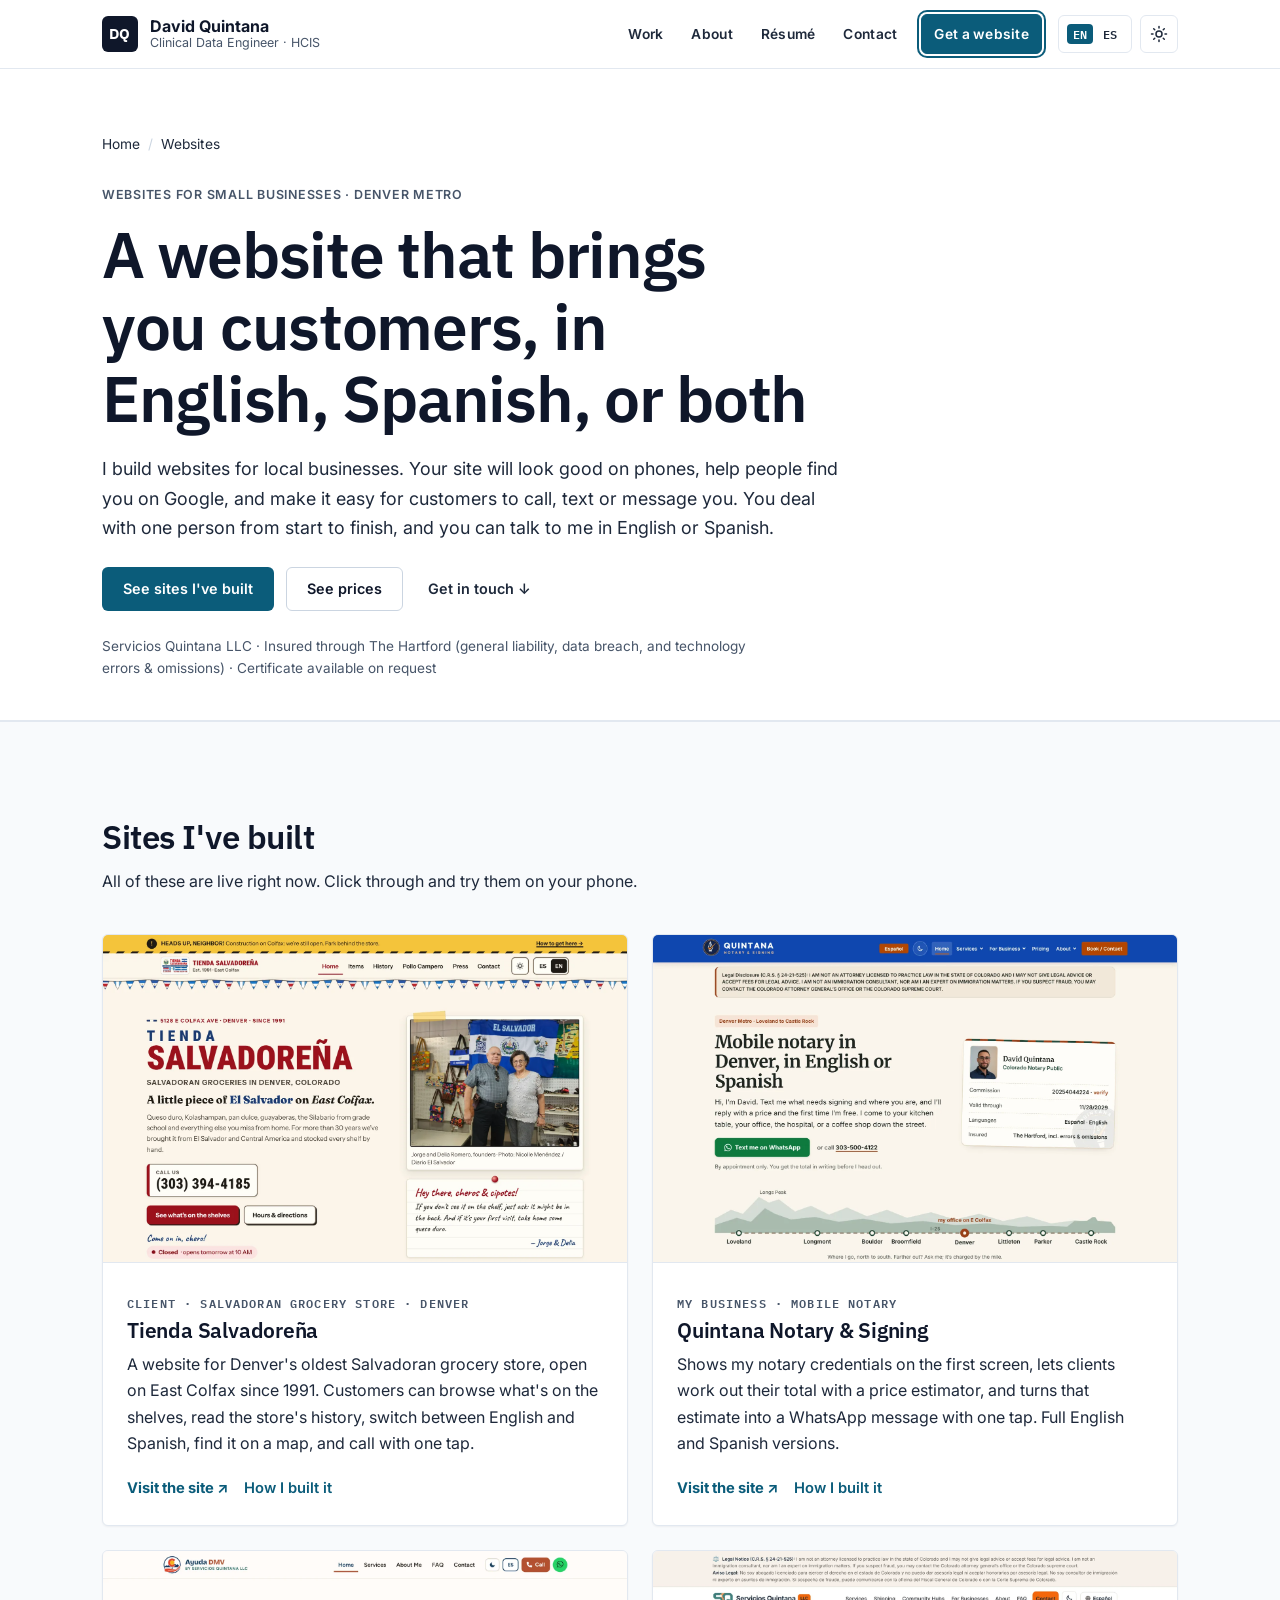
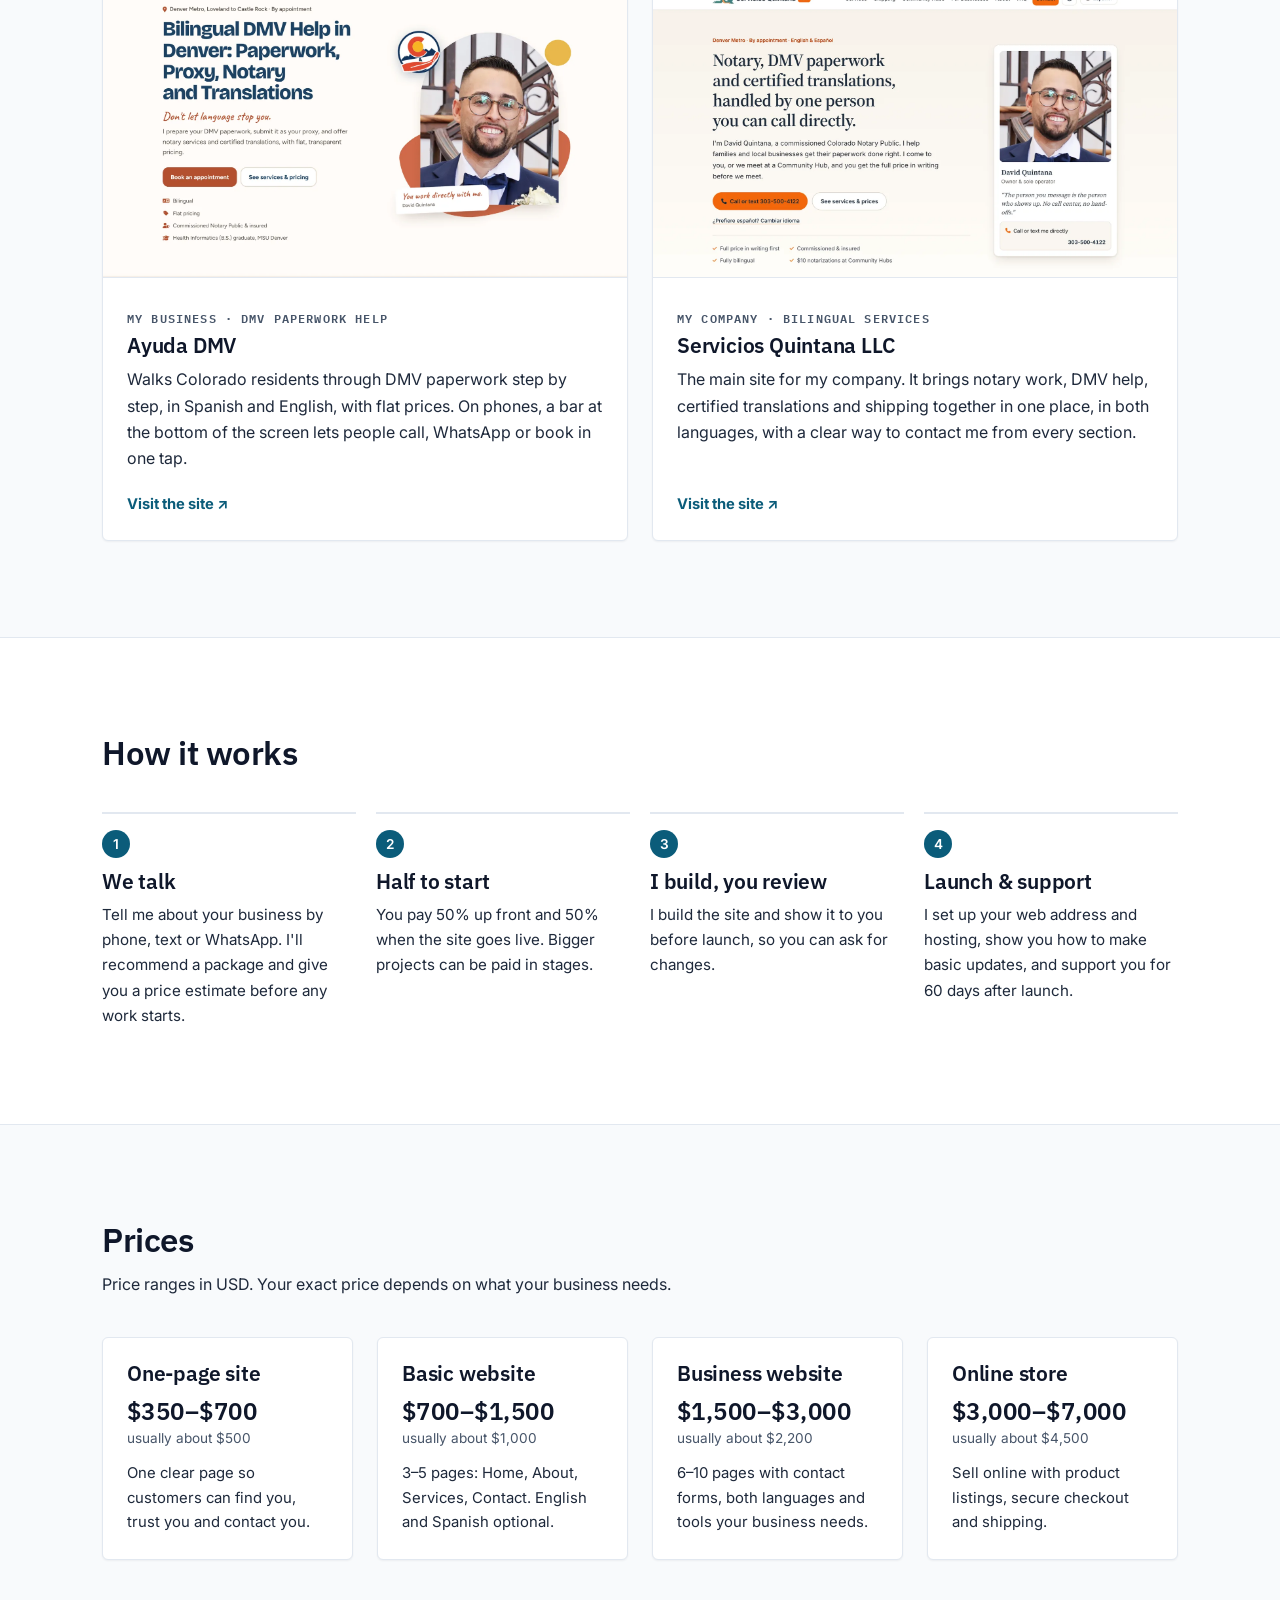
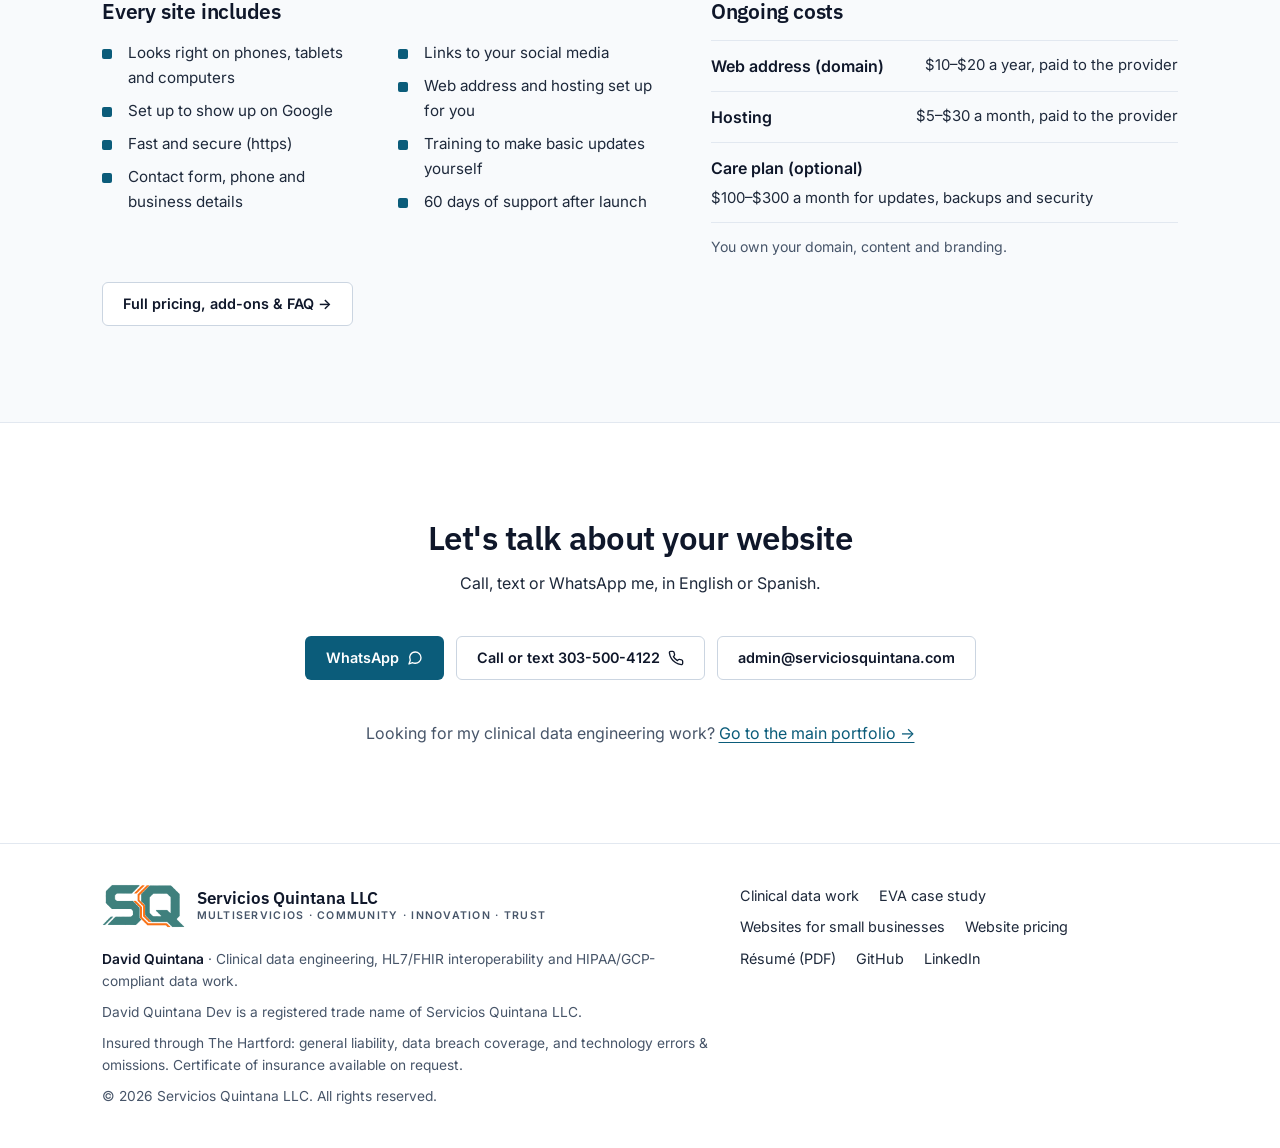
<file: websites/index.html>
<!DOCTYPE html>
<html lang="en">
<head>
  <meta charset="UTF-8">
  <meta name="viewport" content="width=device-width, initial-scale=1">
  <title>Websites for small businesses | David Quintana</title>
  <!-- Short link for business cards and the QR code: davidquintana.dev/websites -->
  <meta name="robots" content="noindex, follow">
  <link rel="canonical" href="https://davidquintana.dev/web-dev.html">
  <meta http-equiv="refresh" content="0; url=../web-dev.html">
  <script>location.replace('../web-dev.html' + location.hash);</script>
</head>
<body>
  <p><a href="../web-dev.html">Websites for small businesses — continue / continuar →</a></p>
</body>
</html>
</file>
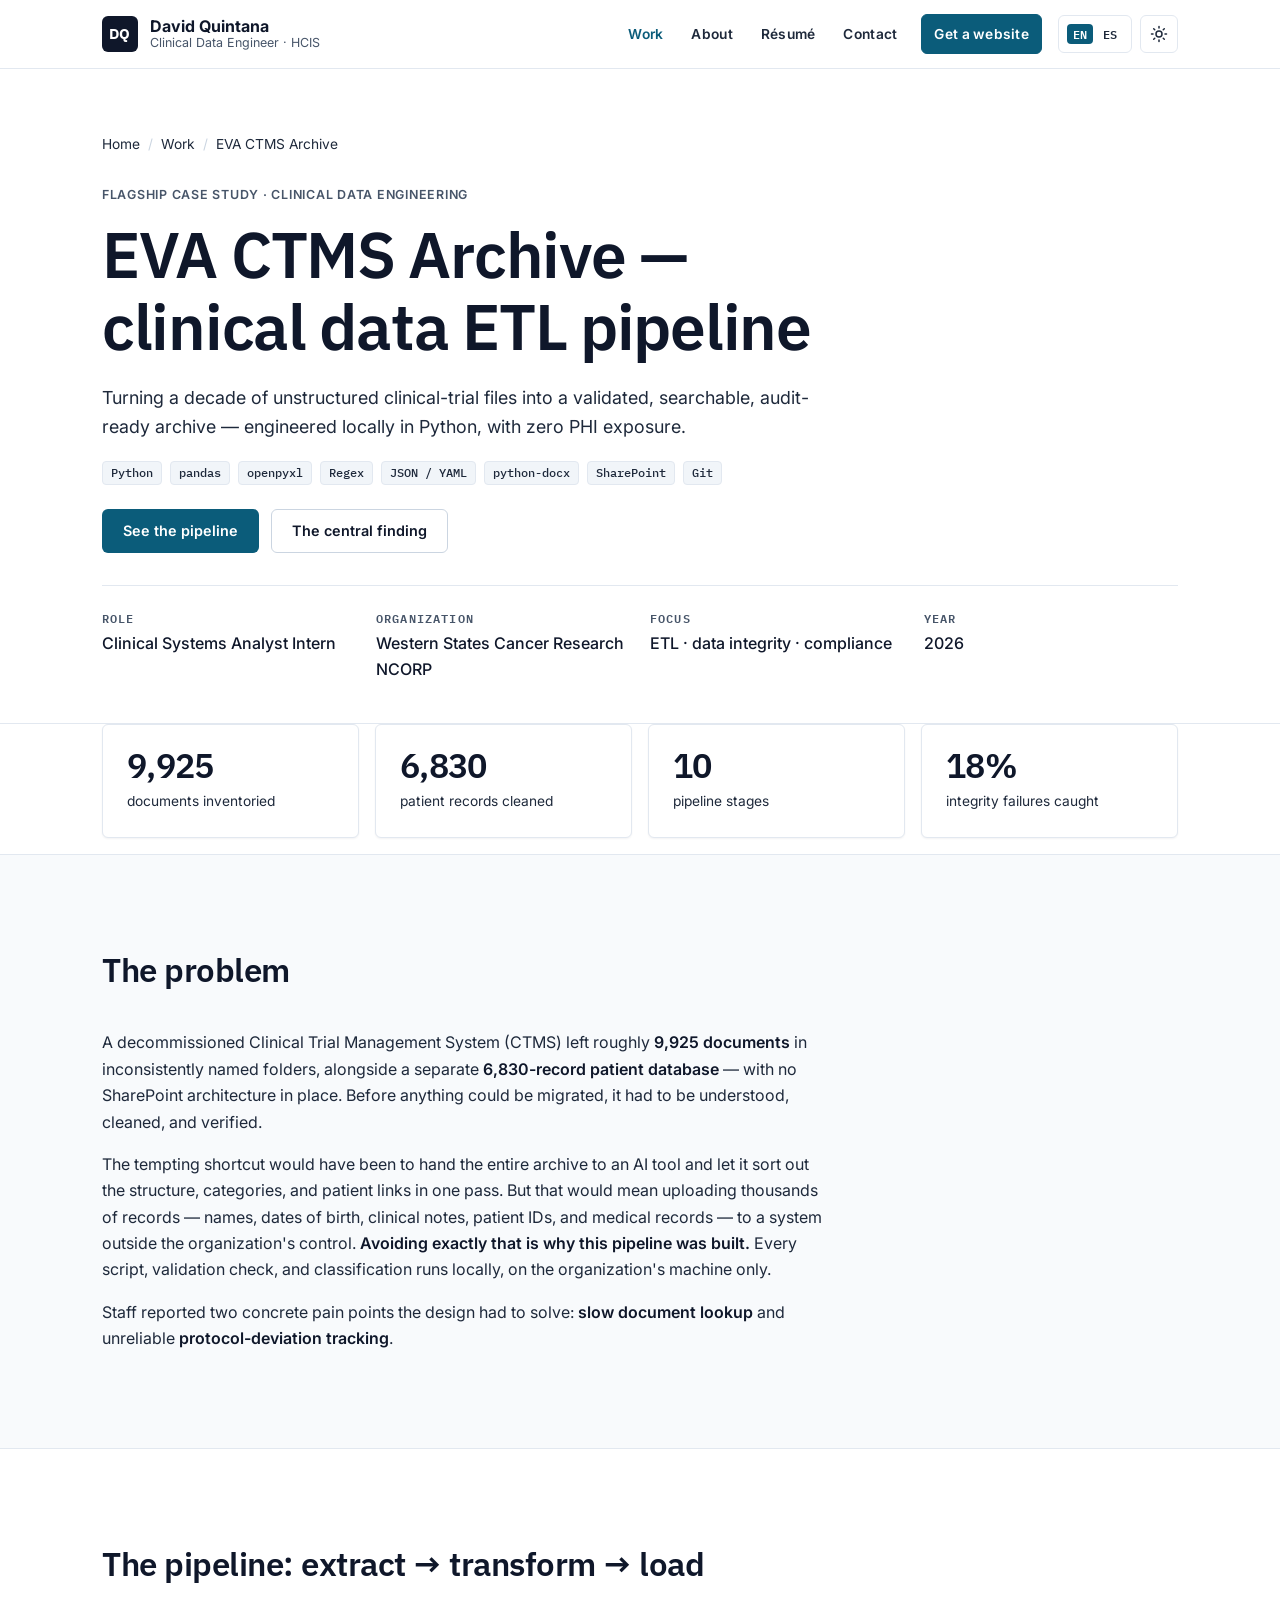
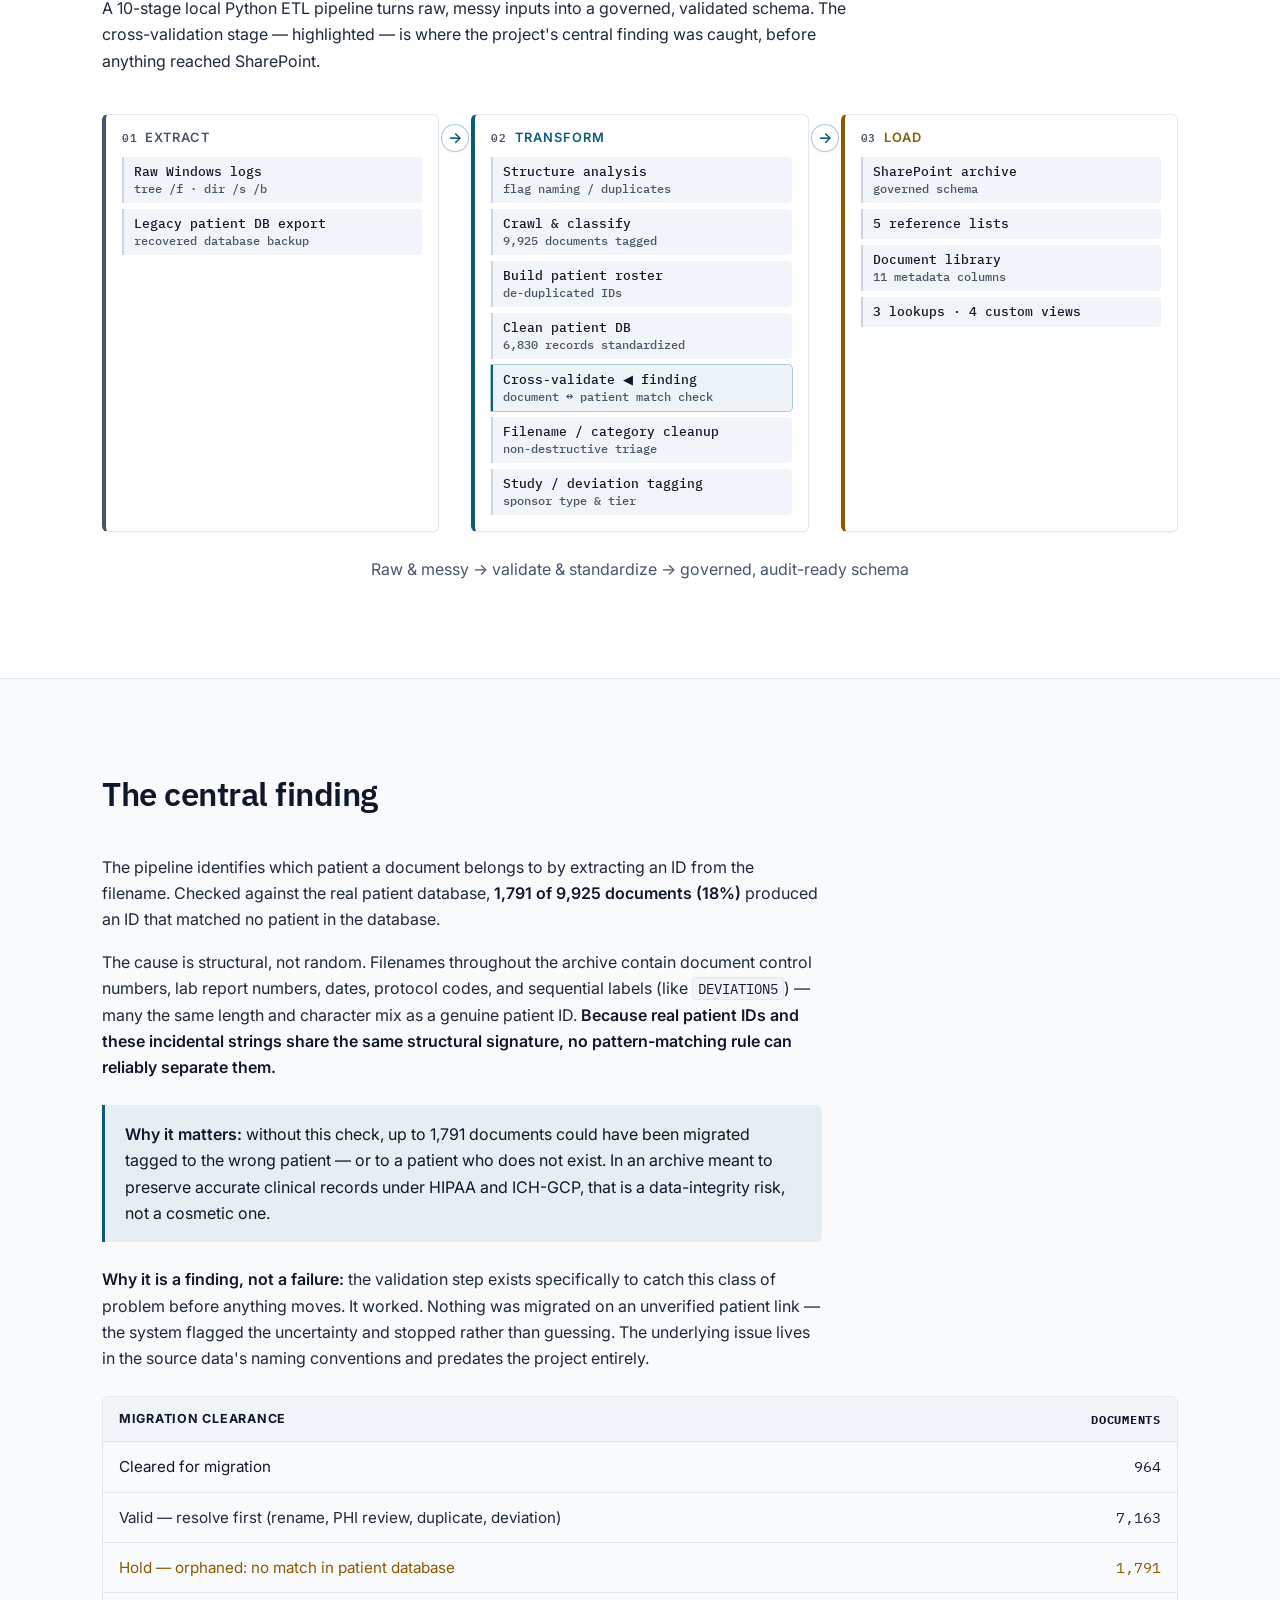
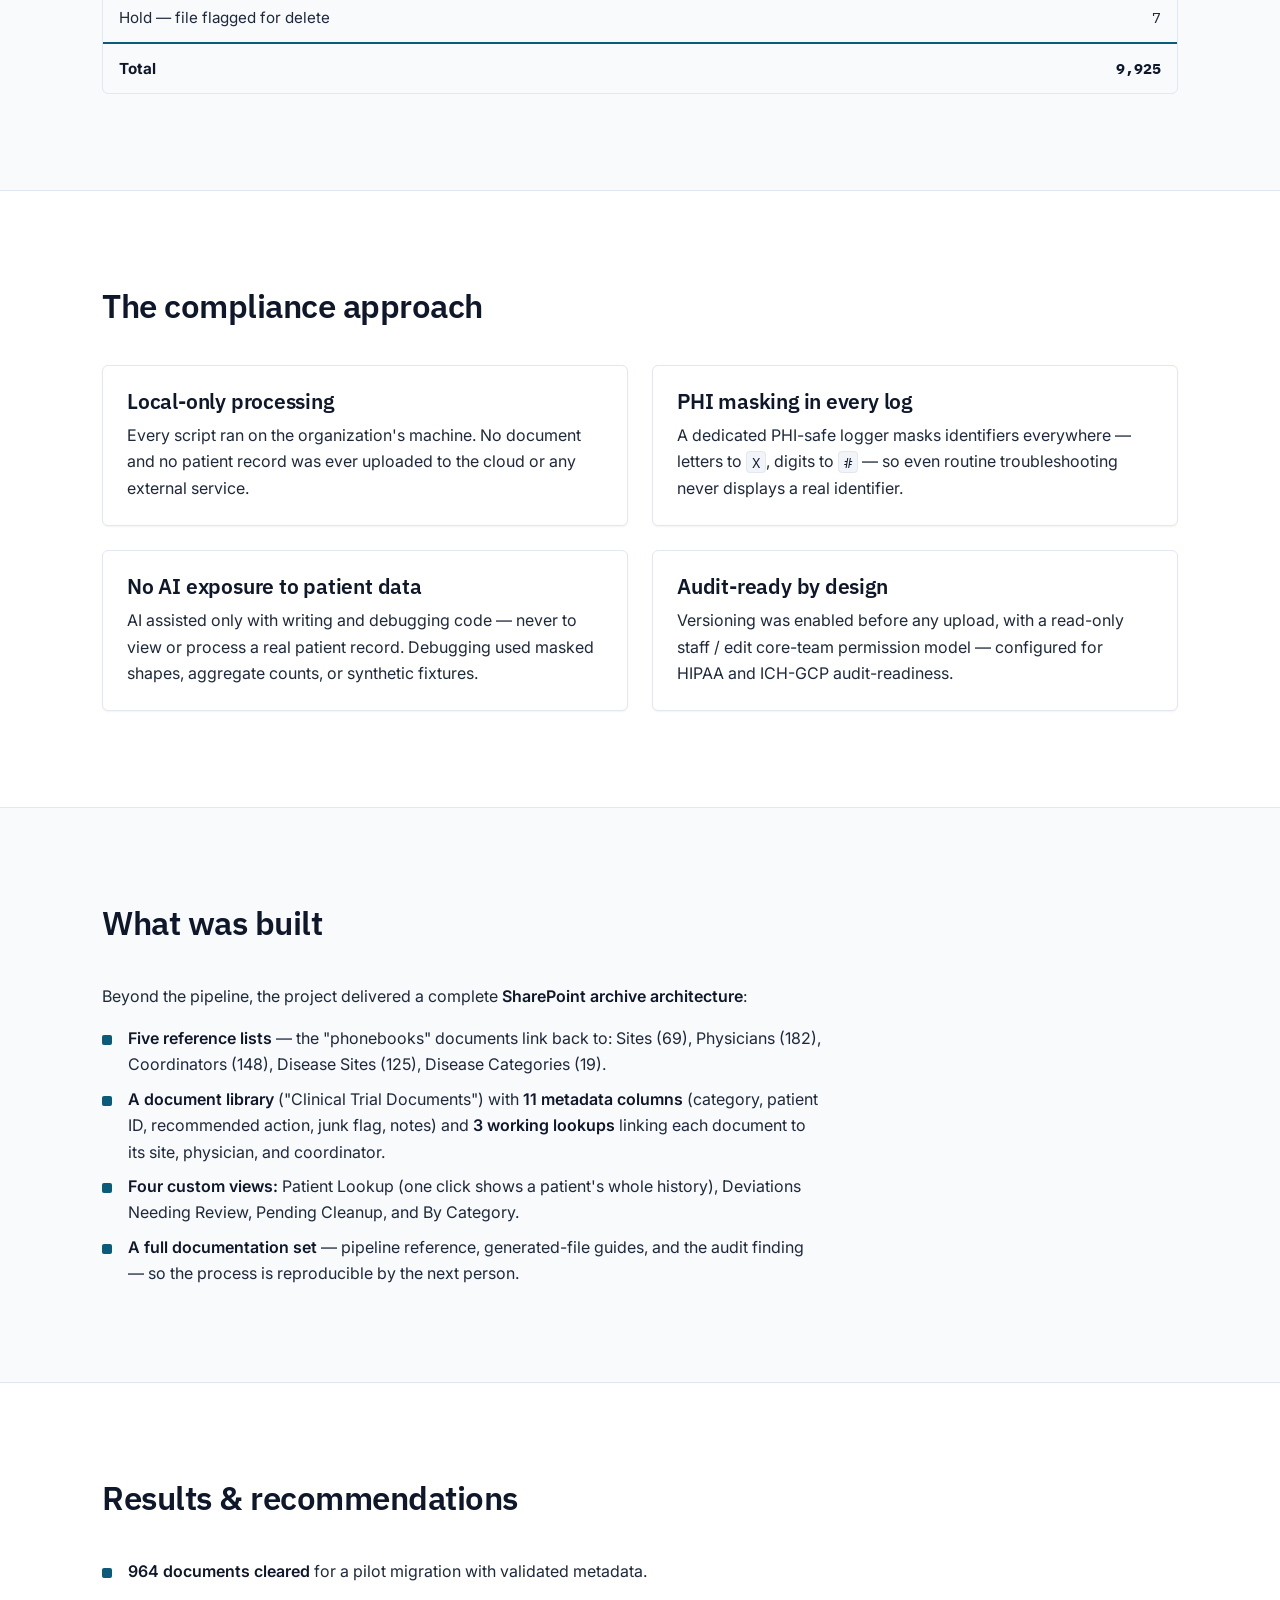
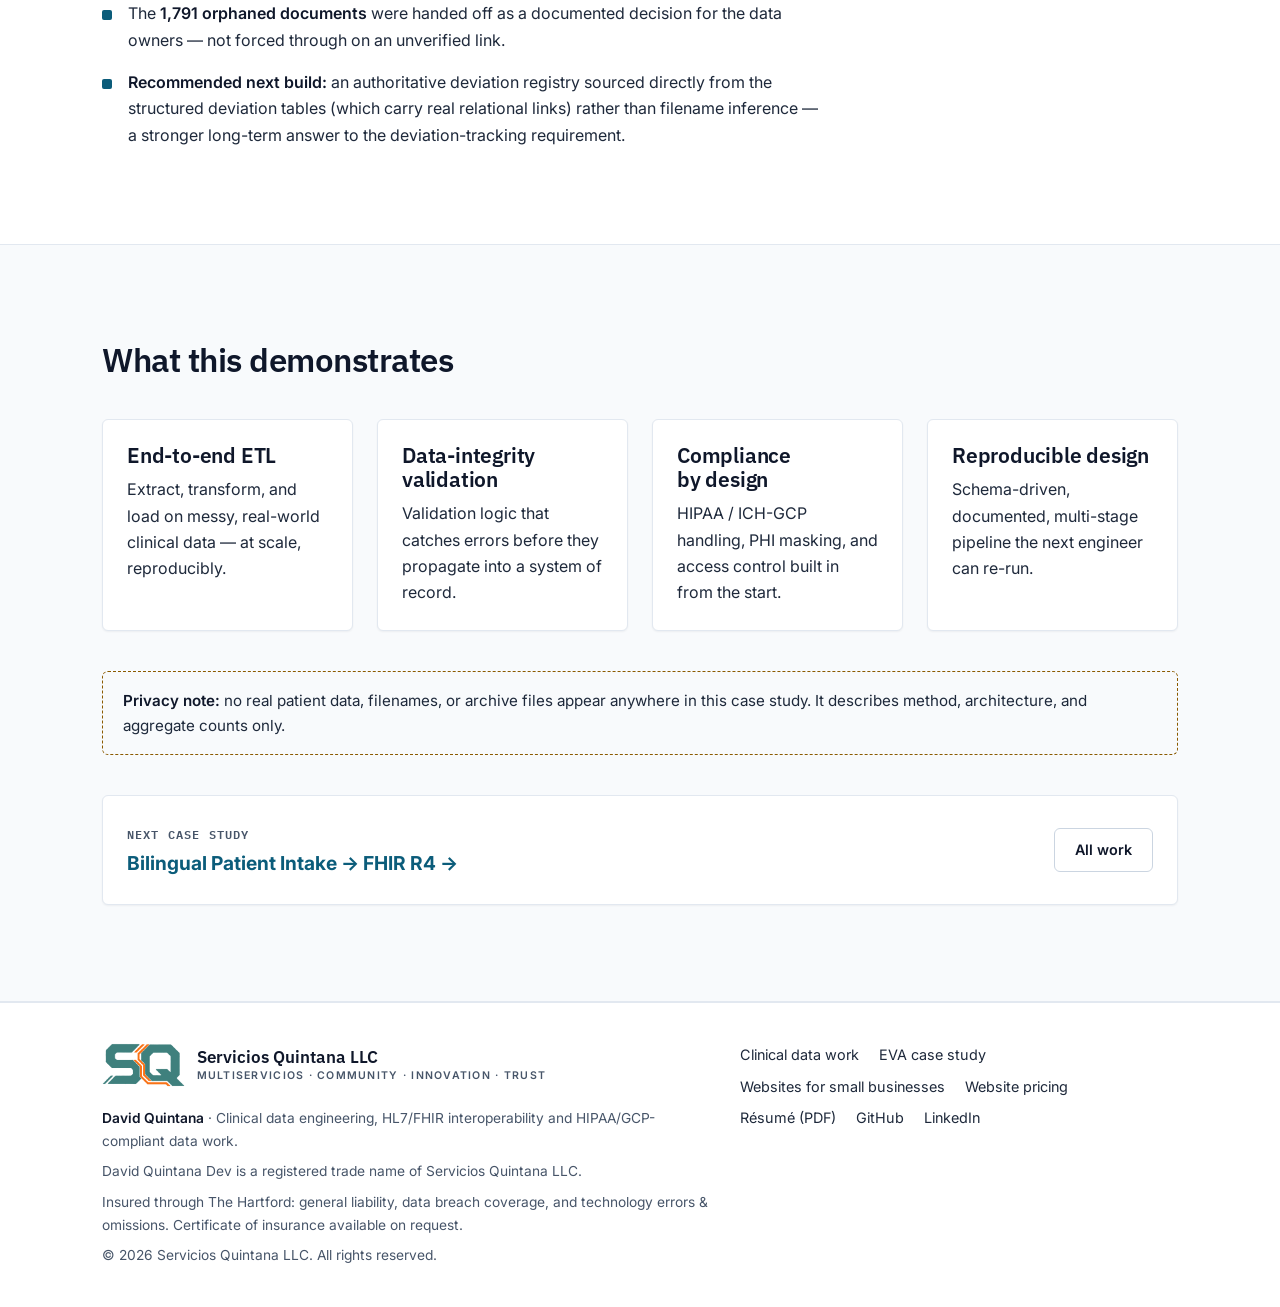
<file: eva-ctms-case-study.html>
<!DOCTYPE html>
<html lang="en" data-language="en" data-theme="light">
<head>
  <meta charset="UTF-8">
  <meta name="viewport" content="width=device-width, initial-scale=1">
  <title>Clinical Trial Data Migration (ETL) | David M. Quintana</title>
  <meta name="description" content="How a local Python/pandas ETL pipeline sorted 9,925 clinical-trial documents, cleaned 6,830 patient records and caught an 18% ID mismatch before migration.">
  <link rel="canonical" href="https://davidquintana.dev/eva-ctms-case-study.html">
  <meta property="og:type" content="website">
  <meta property="og:site_name" content="David Quintana">
  <meta property="og:title" content="Clinical Trial Data Migration (ETL) | David M. Quintana">
  <meta property="og:description" content="How a local Python/pandas ETL pipeline sorted 9,925 clinical-trial documents, cleaned 6,830 patient records and caught an 18% ID mismatch before migration.">
  <meta property="og:url" content="https://davidquintana.dev/eva-ctms-case-study.html">
  <meta property="og:image" content="https://davidquintana.dev/assets/img/og-card.png">
  <meta property="og:image:width" content="1200">
  <meta property="og:image:height" content="630">
  <meta property="og:image:alt" content="David M. Quintana, Clinical Data Engineer in Denver, CO: Python ETL, HL7 v2, FHIR R4, HIPAA and ICH-GCP">
  <meta name="twitter:card" content="summary_large_image">
  <meta name="theme-color" content="#ffffff">
  <link rel="icon" href="favicon.svg" type="image/svg+xml">
  <link rel="preconnect" href="https://fonts.googleapis.com">
  <link rel="preconnect" href="https://fonts.gstatic.com" crossorigin>
  <link rel="stylesheet" href="https://fonts.googleapis.com/css2?family=IBM+Plex+Sans:wght@500;600;700&amp;family=Inter:wght@400;500;600;700&amp;family=IBM+Plex+Mono:wght@400;500;600&amp;display=swap">
  <script>
    (function () {
      try {
        var d = document.documentElement;
        var lang = localStorage.getItem('preferred-language');
        if (lang === 'en' || lang === 'es') { d.setAttribute('data-language', lang); d.setAttribute('lang', lang); }
        var theme = localStorage.getItem('preferred-theme');
        if (theme === 'light' || theme === 'dark') { d.setAttribute('data-theme', theme); }
      } catch (e) { /* storage unavailable: defaults apply */ }
    })();
  </script>
  <link rel="stylesheet" href="styles.css">
  <script type="application/ld+json">
  {
    "@context": "https://schema.org",
    "@graph": [
      {
        "@type": "WebPage",
        "@id": "https://davidquintana.dev/eva-ctms-case-study.html#webpage",
        "url": "https://davidquintana.dev/eva-ctms-case-study.html",
        "name": "EVA CTMS Archive case study",
        "isPartOf": {
          "@id": "https://davidquintana.dev/#website"
        },
        "inLanguage": [
          "en",
          "es"
        ]
      },
      {
        "@type": "TechArticle",
        "headline": "EVA CTMS Archive: clinical data ETL pipeline",
        "url": "https://davidquintana.dev/eva-ctms-case-study.html",
        "author": {
          "@id": "https://davidquintana.dev/#person"
        },
        "inLanguage": [
          "en",
          "es"
        ],
        "about": [
          "Clinical trial data migration",
          "ETL pipeline",
          "Data integrity validation",
          "HIPAA",
          "ICH-GCP",
          "SharePoint"
        ],
        "description": "A 10-stage local Python/pandas ETL pipeline that inventoried 9,925 clinical-trial documents, cleaned 6,830 patient records and caught an 18% patient-ID mismatch before migration to SharePoint, with zero PHI exposure.",
        "keywords": "Python, pandas, ETL, clinical trials, CTMS, data validation, SharePoint, HIPAA, ICH-GCP",
        "isPartOf": {
          "@id": "https://davidquintana.dev/eva-ctms-case-study.html#webpage"
        }
      },
      {
        "@type": "BreadcrumbList",
        "itemListElement": [
          {
            "@type": "ListItem",
            "position": 1,
            "name": "Home",
            "item": "https://davidquintana.dev/"
          },
          {
            "@type": "ListItem",
            "position": 2,
            "name": "Work",
            "item": "https://davidquintana.dev/hcis-portfolio.html"
          },
          {
            "@type": "ListItem",
            "position": 3,
            "name": "EVA CTMS Archive",
            "item": "https://davidquintana.dev/eva-ctms-case-study.html"
          }
        ]
      }
    ]
  }
  </script>
</head>
<body>
<a class="skip-link" href="#main"><span data-lang="en">Skip to main content</span><span data-lang="es" lang="es">Saltar al contenido principal</span></a>
<header class="site-header">
  <div class="container header-inner">
    <a class="brand" href="index.html" aria-label="David Quintana, home">
      <span class="brand-mark" aria-hidden="true">DQ</span>
      <span class="brand-text"><span class="brand-name">David Quintana</span><span class="brand-role"><span data-lang="en">Clinical Data Engineer · HCIS</span><span data-lang="es" lang="es">Ingeniero de Datos Clínicos · HCIS</span></span></span>
    </a>
    <nav id="site-nav" class="site-nav" aria-label="Primary">
      <ul class="nav-list">
        <li><a href="hcis-portfolio.html" aria-current="page"><span data-lang="en">Work</span><span data-lang="es" lang="es">Trabajo</span></a></li>
        <li><a href="index.html#about"><span data-lang="en">About</span><span data-lang="es" lang="es">Sobre mí</span></a></li>
        <li><a href="resume.pdf" target="_blank" rel="noopener"><span data-lang="en">Résumé</span><span data-lang="es" lang="es">Currículum</span></a></li>
        <li><a href="index.html#contact"><span data-lang="en">Contact</span><span data-lang="es" lang="es">Contacto</span></a></li>
        <li><a class="nav-cta nav-cta-web" href="web-dev.html"><span data-lang="en">Get a website</span><span data-lang="es" lang="es">Pida su sitio web</span></a></li>
      </ul>
    </nav>
    <div class="header-tools">
      <button class="lang-switch" type="button" aria-label="Cambiar a español"><span class="opt opt-en">EN</span><span class="opt opt-es">ES</span></button>
      <button class="icon-btn theme-toggle" type="button" aria-pressed="false" aria-label="Switch to light theme"><svg class="icon-moon" viewBox="0 0 24 24" fill="none" stroke="currentColor" stroke-width="2" stroke-linecap="round" stroke-linejoin="round" aria-hidden="true"><path d="M21 12.79A9 9 0 1 1 11.21 3 7 7 0 0 0 21 12.79z"/></svg><svg class="icon-sun" viewBox="0 0 24 24" fill="none" stroke="currentColor" stroke-width="2" stroke-linecap="round" stroke-linejoin="round" aria-hidden="true"><circle cx="12" cy="12" r="4"/><path d="M12 2v2M12 20v2M4.93 4.93l1.41 1.41M17.66 17.66l1.41 1.41M2 12h2M20 12h2M6.34 17.66l-1.41 1.41M19.07 4.93l-1.41 1.41"/></svg></button>
      <button class="icon-btn menu-toggle" type="button" aria-controls="site-nav" aria-expanded="false" aria-label="Menu"><svg viewBox="0 0 24 24" fill="none" stroke="currentColor" stroke-width="2" stroke-linecap="round" aria-hidden="true"><path d="M4 7h16M4 12h16M4 17h16"/></svg></button>
    </div>
  </div>
</header>
<main id="main">
<section class="page-hero">
<div class="container">
<nav aria-label="Breadcrumb"><ol class="breadcrumb"><li><a href="index.html"><span data-lang="en">Home</span><span data-lang="es" lang="es">Inicio</span></a></li><li><a href="hcis-portfolio.html"><span data-lang="en">Work</span><span data-lang="es" lang="es">Trabajo</span></a></li><li aria-current="page"><span data-lang="en">EVA CTMS Archive</span><span data-lang="es" lang="es">Archivo EVA CTMS</span></li></ol></nav>
<p data-lang="en" class="kicker">Flagship case study · Clinical data engineering</p>
<p data-lang="es" lang="es" class="kicker">Estudio de caso principal · Ingeniería de datos clínicos</p>
<h1 data-lang="en">EVA CTMS Archive — clinical data ETL pipeline</h1>
<h1 data-lang="es" lang="es">Archivo EVA CTMS — pipeline ETL de datos clínicos</h1>
<p data-lang="en" class="lead">Turning a decade of unstructured clinical-trial files into a validated, searchable, audit-ready archive — engineered locally in Python, with zero PHI exposure.</p>
<p data-lang="es" lang="es" class="lead">Convertir una década de archivos de ensayos clínicos sin estructura en un archivo validado, consultable y listo para auditoría — construido localmente en Python, sin exponer PHI.</p>
<ul class="tags" aria-label="Technologies"><li><span class="tag">Python</span></li><li><span class="tag">pandas</span></li><li><span class="tag">openpyxl</span></li><li><span class="tag">Regex</span></li><li><span class="tag">JSON / YAML</span></li><li><span class="tag">python-docx</span></li><li><span class="tag">SharePoint</span></li><li><span class="tag">Git</span></li></ul>
<div class="btn-row"><a class="btn btn-primary" href="#pipeline"><span data-lang="en">See the pipeline</span><span data-lang="es" lang="es">Ver el pipeline</span></a><a class="btn btn-secondary" href="#finding"><span data-lang="en">The central finding</span><span data-lang="es" lang="es">El hallazgo central</span></a></div>
<dl class="meta-row"><div><dt><span data-lang="en">Role</span><span data-lang="es" lang="es">Rol</span></dt><dd><span data-lang="en">Clinical Systems Analyst Intern</span><span data-lang="es" lang="es">Analista de Sistemas Clínicos (prácticas)</span></dd></div><div><dt><span data-lang="en">Organization</span><span data-lang="es" lang="es">Organización</span></dt><dd><span data-lang="en">Western States Cancer Research NCORP</span><span data-lang="es" lang="es">Western States Cancer Research NCORP</span></dd></div><div><dt><span data-lang="en">Focus</span><span data-lang="es" lang="es">Enfoque</span></dt><dd><span data-lang="en">ETL · data integrity · compliance</span><span data-lang="es" lang="es">ETL · integridad de datos · cumplimiento</span></dd></div><div><dt><span data-lang="en">Year</span><span data-lang="es" lang="es">Año</span></dt><dd><span data-lang="en">2026</span><span data-lang="es" lang="es">2026</span></dd></div></dl>
</div>
</section>
<section class="section pt-0 pb-tight">
<div class="container">
<div class="stats">
<div class="stat"><span class="stat-num">9,925</span><span class="stat-label"><span data-lang="en">documents inventoried</span><span data-lang="es" lang="es">documentos inventariados</span></span></div>
<div class="stat"><span class="stat-num">6,830</span><span class="stat-label"><span data-lang="en">patient records cleaned</span><span data-lang="es" lang="es">registros de pacientes limpiados</span></span></div>
<div class="stat"><span class="stat-num">10</span><span class="stat-label"><span data-lang="en">pipeline stages</span><span data-lang="es" lang="es">etapas del pipeline</span></span></div>
<div class="stat"><span class="stat-num">18%</span><span class="stat-label"><span data-lang="en">integrity failures caught</span><span data-lang="es" lang="es">fallos de integridad detectados</span></span></div>
</div>
</div>
</section>
<section class="section section-alt" id="problem">
<div class="container">
<div class="section-head"><h2 data-lang="en">The problem</h2>
<h2 data-lang="es" lang="es">El problema</h2></div>
<div data-lang="en" class="prose"><p>A decommissioned Clinical Trial Management System (CTMS) left roughly <strong>9,925 documents</strong> in inconsistently named folders, alongside a separate <strong>6,830-record patient database</strong> — with no SharePoint architecture in place. Before anything could be migrated, it had to be understood, cleaned, and verified.</p>
<p>The tempting shortcut would have been to hand the entire archive to an AI tool and let it sort out the structure, categories, and patient links in one pass. But that would mean uploading thousands of records — names, dates of birth, clinical notes, patient IDs, and medical records — to a system outside the organization's control. <strong>Avoiding exactly that is why this pipeline was built.</strong> Every script, validation check, and classification runs locally, on the organization's machine only.</p>
<p>Staff reported two concrete pain points the design had to solve: <strong>slow document lookup</strong> and unreliable <strong>protocol-deviation tracking</strong>.</p></div>
<div data-lang="es" lang="es" class="prose"><p>Un Sistema de Gestión de Ensayos Clínicos (CTMS) desmantelado dejó cerca de <strong>9,925 documentos</strong> en carpetas con nombres inconsistentes, junto a una <strong>base de datos de 6,830 pacientes</strong> — sin ninguna arquitectura de SharePoint. Antes de migrar nada, había que entenderlo, limpiarlo y verificarlo.</p>
<p>El atajo tentador habría sido entregar todo el archivo a una herramienta de IA para que ordenara la estructura, las categorías y los vínculos de pacientes de una sola vez. Pero eso significaría subir miles de registros — nombres, fechas de nacimiento, notas clínicas, IDs y expedientes médicos — a un sistema fuera del control de la organización. <strong>Evitar precisamente eso es la razón por la que se construyó este pipeline.</strong> Cada script, verificación y clasificación se ejecuta localmente, únicamente en la máquina de la organización.</p>
<p>El personal reportó dos problemas concretos que el diseño debía resolver: <strong>búsqueda lenta de documentos</strong> y un <strong>seguimiento de desviaciones de protocolo</strong> poco fiable.</p></div>
</div>
</section>
<section class="section" id="pipeline">
<div class="container">
<div class="section-head"><h2 data-lang="en">The pipeline: extract → transform → load</h2>
<h2 data-lang="es" lang="es">El pipeline: extraer → transformar → cargar</h2><p data-lang="en">A 10-stage local Python ETL pipeline turns raw, messy inputs into a governed, validated schema. The cross-validation stage — highlighted — is where the project's central finding was caught, before anything reached SharePoint.</p>
<p data-lang="es" lang="es">Un pipeline ETL local de 10 etapas en Python convierte entradas crudas y desordenadas en un esquema gobernado y validado. La etapa de validación cruzada — resaltada — es donde se detectó el hallazgo central, antes de que nada llegara a SharePoint.</p></div>
<div class="flow wide" role="img" aria-label="ETL pipeline: extract from raw Windows logs and a legacy patient database; transform through structure analysis, classification, roster building, database cleaning, cross-validation, cleanup and tagging; load into a governed SharePoint archive.">
<div class="flow-lane extract"><b><span data-lang="en">Extract</span><span data-lang="es" lang="es">Extraer</span></b><div class="flow-step"><span data-lang="en">Raw Windows logs</span><span data-lang="es" lang="es">Listados crudos de Windows</span><small>tree /f · dir /s /b</small></div><div class="flow-step"><span data-lang="en">Legacy patient DB export</span><span data-lang="es" lang="es">Exportación de la base de pacientes</span><small><span data-lang="en">recovered database backup</span><span data-lang="es" lang="es">respaldo recuperado</span></small></div></div>
<div class="flow-arrow" aria-hidden="true">→</div>
<div class="flow-lane transform"><b><span data-lang="en">Transform</span><span data-lang="es" lang="es">Transformar</span></b>
<div class="flow-step"><span data-lang="en">Structure analysis</span><span data-lang="es" lang="es">Análisis de estructura</span><small><span data-lang="en">flag naming / duplicates</span><span data-lang="es" lang="es">marca nombres y duplicados</span></small></div>
<div class="flow-step"><span data-lang="en">Crawl &amp; classify</span><span data-lang="es" lang="es">Recorrer y clasificar</span><small><span data-lang="en">9,925 documents tagged</span><span data-lang="es" lang="es">9,925 documentos etiquetados</span></small></div>
<div class="flow-step"><span data-lang="en">Build patient roster</span><span data-lang="es" lang="es">Registro de pacientes</span><small><span data-lang="en">de-duplicated IDs</span><span data-lang="es" lang="es">IDs sin duplicados</span></small></div>
<div class="flow-step"><span data-lang="en">Clean patient DB</span><span data-lang="es" lang="es">Limpiar la base de pacientes</span><small><span data-lang="en">6,830 records standardized</span><span data-lang="es" lang="es">6,830 registros estandarizados</span></small></div>
<div class="flow-step hit"><span data-lang="en">Cross-validate ◀ finding</span><span data-lang="es" lang="es">Validación cruzada ◀ hallazgo</span><small><span data-lang="en">document ↔ patient match check</span><span data-lang="es" lang="es">coincidencia documento ↔ paciente</span></small></div>
<div class="flow-step"><span data-lang="en">Filename / category cleanup</span><span data-lang="es" lang="es">Limpieza de nombres y categorías</span><small><span data-lang="en">non-destructive triage</span><span data-lang="es" lang="es">clasificación sin borrar nada</span></small></div>
<div class="flow-step"><span data-lang="en">Study / deviation tagging</span><span data-lang="es" lang="es">Etiquetas de estudio y desviación</span><small><span data-lang="en">sponsor type &amp; tier</span><span data-lang="es" lang="es">tipo y nivel de patrocinador</span></small></div></div>
<div class="flow-arrow" aria-hidden="true">→</div>
<div class="flow-lane load"><b><span data-lang="en">Load</span><span data-lang="es" lang="es">Cargar</span></b><div class="flow-step"><span data-lang="en">SharePoint archive</span><span data-lang="es" lang="es">Archivo en SharePoint</span><small><span data-lang="en">governed schema</span><span data-lang="es" lang="es">esquema gobernado</span></small></div><div class="flow-step"><span data-lang="en">5 reference lists</span><span data-lang="es" lang="es">5 listas de referencia</span></div><div class="flow-step"><span data-lang="en">Document library</span><span data-lang="es" lang="es">Biblioteca de documentos</span><small><span data-lang="en">11 metadata columns</span><span data-lang="es" lang="es">11 columnas de metadatos</span></small></div><div class="flow-step"><span data-lang="en">3 lookups · 4 custom views</span><span data-lang="es" lang="es">3 búsquedas vinculadas · 4 vistas</span></div></div>
</div>
<p data-lang="en" class="muted center mt-6">Raw &amp; messy → validate &amp; standardize → governed, audit-ready schema</p>
<p data-lang="es" lang="es" class="muted center mt-6">Crudo y desordenado → validar y estandarizar → esquema gobernado y listo para auditoría</p>
</div>
</section>
<section class="section section-alt" id="finding">
<div class="container">
<div class="section-head"><h2 data-lang="en">The central finding</h2>
<h2 data-lang="es" lang="es">El hallazgo central</h2></div>
<div data-lang="en" class="prose"><p>The pipeline identifies which patient a document belongs to by extracting an ID from the filename. Checked against the real patient database, <strong>1,791 of 9,925 documents (18%)</strong> produced an ID that matched no patient in the database.</p>
<p>The cause is structural, not random. Filenames throughout the archive contain document control numbers, lab report numbers, dates, protocol codes, and sequential labels (like <code>DEVIATION5</code>) — many the same length and character mix as a genuine patient ID. <strong>Because real patient IDs and these incidental strings share the same structural signature, no pattern-matching rule can reliably separate them.</strong></p></div>
<div data-lang="es" lang="es" class="prose"><p>El pipeline identifica a qué paciente pertenece un documento extrayendo un ID del nombre del archivo. Al comparar con la base de datos real de pacientes, <strong>1,791 de 9,925 documentos (18%)</strong> produjeron un ID que no coincidía con ningún paciente.</p>
<p>La causa es estructural, no aleatoria. Los nombres de archivo contienen números de control de documentos, números de informes de laboratorio, fechas, códigos de protocolo y etiquetas secuenciales (como <code>DEVIATION5</code>) — muchos con la misma longitud y mezcla de caracteres que un ID real. <strong>Como los IDs reales y estas cadenas incidentales comparten la misma firma estructural, ninguna regla de coincidencia de patrones puede separarlos de forma fiable.</strong></p></div>
<div data-lang="en" class="callout prose"><p><strong>Why it matters:</strong> without this check, up to 1,791 documents could have been migrated tagged to the wrong patient — or to a patient who does not exist. In an archive meant to preserve accurate clinical records under HIPAA and ICH-GCP, that is a data-integrity risk, not a cosmetic one.</p></div>
<div data-lang="es" lang="es" class="callout prose"><p><strong>Por qué importa:</strong> sin esta verificación, hasta 1,791 documentos podrían haberse migrado etiquetados al paciente equivocado — o a un paciente que no existe. En un archivo destinado a preservar registros clínicos precisos bajo HIPAA e ICH-GCP, eso es un riesgo de integridad de datos, no algo cosmético.</p></div>
<p data-lang="en" class="prose mt-6"><strong>Why it is a finding, not a failure:</strong> the validation step exists specifically to catch this class of problem before anything moves. It worked. Nothing was migrated on an unverified patient link — the system flagged the uncertainty and stopped rather than guessing. The underlying issue lives in the source data's naming conventions and predates the project entirely.</p>
<p data-lang="es" lang="es" class="prose mt-6"><strong>Por qué es un hallazgo, no un fallo:</strong> la etapa de validación existe específicamente para detectar este tipo de problema antes de mover nada. Funcionó. Nada se migró con un vínculo de paciente sin verificar — el sistema marcó la incertidumbre y se detuvo en lugar de adivinar. El problema de fondo vive en las convenciones de nombres de los datos originales y es anterior al proyecto.</p>
<div class="table-wrap" tabindex="0" role="region" aria-label="Migration clearance table"><table>
<caption class="visually-hidden"><span data-lang="en">Migration clearance by document count</span><span data-lang="es" lang="es">Estado de migración por número de documentos</span></caption>
<thead><tr><th scope="col"><span data-lang="en">Migration clearance</span><span data-lang="es" lang="es">Estado de migración</span></th><th scope="col" class="num"><span data-lang="en">Documents</span><span data-lang="es" lang="es">Documentos</span></th></tr></thead>
<tbody>
<tr class="is-ok"><td><span data-lang="en">Cleared for migration</span><span data-lang="es" lang="es">Listo para migrar</span></td><td class="num">964</td></tr>
<tr><td><span data-lang="en">Valid — resolve first (rename, PHI review, duplicate, deviation)</span><span data-lang="es" lang="es">Válido — resolver primero (renombrar, revisión PHI, duplicado, desviación)</span></td><td class="num">7,163</td></tr>
<tr class="is-hold"><td><span data-lang="en">Hold — orphaned: no match in patient database</span><span data-lang="es" lang="es">Retenido — huérfano: sin coincidencia en la base de datos</span></td><td class="num">1,791</td></tr>
<tr><td><span data-lang="en">Hold — file flagged for delete</span><span data-lang="es" lang="es">Retenido — archivo marcado para eliminar</span></td><td class="num">7</td></tr>
</tbody>
<tfoot><tr><td><span data-lang="en">Total</span><span data-lang="es" lang="es">Total</span></td><td class="num">9,925</td></tr></tfoot>
</table></div>
</div>
</section>
<section class="section">
<div class="container">
<div class="section-head"><h2 data-lang="en">The compliance approach</h2>
<h2 data-lang="es" lang="es">El enfoque de cumplimiento</h2></div>
<div class="grid grid-2"><div class="card"><h3 data-lang="en">Local-only processing</h3>
<h3 data-lang="es" lang="es">Procesamiento solo local</h3><p data-lang="en">Every script ran on the organization's machine. No document and no patient record was ever uploaded to the cloud or any external service.</p>
<p data-lang="es" lang="es">Cada script se ejecutó en la máquina de la organización. Ningún documento ni registro de paciente se subió a la nube ni a ningún servicio externo.</p></div><div class="card"><h3 data-lang="en">PHI masking in every log</h3>
<h3 data-lang="es" lang="es">PHI enmascarada en cada bitácora</h3><p data-lang="en">A dedicated PHI-safe logger masks identifiers everywhere — letters to <code>X</code>, digits to <code>#</code> — so even routine troubleshooting never displays a real identifier.</p>
<p data-lang="es" lang="es">Un sistema de bitácoras seguro para PHI enmascara los identificadores en todas partes — letras a <code>X</code>, dígitos a <code>#</code> — para que ni siquiera la depuración muestre un identificador real.</p></div><div class="card"><h3 data-lang="en">No AI exposure to patient data</h3>
<h3 data-lang="es" lang="es">Sin exposición de datos a la IA</h3><p data-lang="en">AI assisted only with writing and debugging code — never to view or process a real patient record. Debugging used masked shapes, aggregate counts, or synthetic fixtures.</p>
<p data-lang="es" lang="es">La IA solo ayudó a escribir y depurar código — nunca a ver ni procesar un registro real. La depuración usó formas enmascaradas, conteos agregados o datos sintéticos.</p></div><div class="card"><h3 data-lang="en">Audit-ready by design</h3>
<h3 data-lang="es" lang="es">Listo para auditoría por diseño</h3><p data-lang="en">Versioning was enabled before any upload, with a read-only staff / edit core-team permission model — configured for HIPAA and ICH-GCP audit-readiness.</p>
<p data-lang="es" lang="es">El versionado se activó antes de cualquier carga, con permisos de solo lectura para el personal y edición para el equipo central — configurado para auditorías HIPAA e ICH-GCP.</p></div></div>
</div>
</section>
<section class="section section-alt">
<div class="container">
<div class="section-head"><h2 data-lang="en">What was built</h2>
<h2 data-lang="es" lang="es">Lo que se construyó</h2></div>
<div data-lang="en" class="prose"><p>Beyond the pipeline, the project delivered a complete <strong>SharePoint archive architecture</strong>:</p>
<ul class="checklist">
<li><strong>Five reference lists</strong> — the "phonebooks" documents link back to: Sites (69), Physicians (182), Coordinators (148), Disease Sites (125), Disease Categories (19).</li>
<li><strong>A document library</strong> ("Clinical Trial Documents") with <strong>11 metadata columns</strong> (category, patient ID, recommended action, junk flag, notes) and <strong>3 working lookups</strong> linking each document to its site, physician, and coordinator.</li>
<li><strong>Four custom views:</strong> Patient Lookup (one click shows a patient's whole history), Deviations Needing Review, Pending Cleanup, and By Category.</li>
<li><strong>A full documentation set</strong> — pipeline reference, generated-file guides, and the audit finding — so the process is reproducible by the next person.</li>
</ul></div>
<div data-lang="es" lang="es" class="prose"><p>Más allá del pipeline, el proyecto entregó una <strong>arquitectura completa de archivo en SharePoint</strong>:</p>
<ul class="checklist">
<li><strong>Cinco listas de referencia</strong> — las "guías telefónicas" a las que se vinculan los documentos: Sitios (69), Médicos (182), Coordinadores (148), Localizaciones de la enfermedad (125), Categorías de enfermedad (19).</li>
<li><strong>Una biblioteca de documentos</strong> ("Clinical Trial Documents") con <strong>11 columnas de metadatos</strong> (categoría, ID de paciente, acción recomendada, marca de descarte, notas) y <strong>3 búsquedas vinculadas</strong> que conectan cada documento con su sitio, médico y coordinador.</li>
<li><strong>Cuatro vistas personalizadas:</strong> Búsqueda de Paciente (un clic muestra todo el historial), Desviaciones por Revisar, Limpieza Pendiente y Por Categoría.</li>
<li><strong>Documentación completa</strong> — referencia del pipeline, guías de archivos generados y el hallazgo de auditoría — para que el proceso sea reproducible por la siguiente persona.</li>
</ul></div>
</div>
</section>
<section class="section">
<div class="container">
<div class="section-head"><h2 data-lang="en">Results &amp; recommendations</h2>
<h2 data-lang="es" lang="es">Resultados y recomendaciones</h2></div>
<ul data-lang="en" class="checklist prose"><li><strong>964 documents cleared</strong> for a pilot migration with validated metadata.</li>
<li>The <strong>1,791 orphaned documents</strong> were handed off as a documented decision for the data owners — not forced through on an unverified link.</li>
<li><strong>Recommended next build:</strong> an authoritative deviation registry sourced directly from the structured deviation tables (which carry real relational links) rather than filename inference — a stronger long-term answer to the deviation-tracking requirement.</li></ul>
<ul data-lang="es" lang="es" class="checklist prose"><li><strong>964 documentos aprobados</strong> para una migración piloto con metadatos validados.</li>
<li>Los <strong>1,791 documentos huérfanos</strong> se entregaron como una decisión documentada para los dueños de los datos — no se forzaron con un vínculo sin verificar.</li>
<li><strong>Siguiente construcción recomendada:</strong> un registro de desviaciones autoritativo, generado desde las tablas estructuradas de desviaciones (que tienen vínculos relacionales reales) en lugar de inferir del nombre de archivo — una respuesta más sólida a largo plazo.</li></ul>
</div>
</section>
<section class="section section-alt">
<div class="container">
<div class="section-head"><h2 data-lang="en">What this demonstrates</h2>
<h2 data-lang="es" lang="es">Lo que esto demuestra</h2></div>
<div class="grid grid-4"><div class="card"><h3 data-lang="en">End-to-end ETL</h3>
<h3 data-lang="es" lang="es">ETL de extremo a extremo</h3><p data-lang="en">Extract, transform, and load on messy, real-world clinical data — at scale, reproducibly.</p>
<p data-lang="es" lang="es">Extraer, transformar y cargar datos clínicos reales y desordenados — a escala y de forma reproducible.</p></div><div class="card"><h3 data-lang="en">Data-integrity validation</h3>
<h3 data-lang="es" lang="es">Validación de integridad</h3><p data-lang="en">Validation logic that catches errors before they propagate into a system of record.</p>
<p data-lang="es" lang="es">Lógica de validación que detecta errores antes de que se propaguen a un sistema de registro.</p></div><div class="card"><h3 data-lang="en">Compliance by design</h3>
<h3 data-lang="es" lang="es">Cumplimiento por diseño</h3><p data-lang="en">HIPAA / ICH-GCP handling, PHI masking, and access control built in from the start.</p>
<p data-lang="es" lang="es">Manejo HIPAA / ICH-GCP, enmascarado de PHI y control de acceso desde el inicio.</p></div><div class="card"><h3 data-lang="en">Reproducible design</h3>
<h3 data-lang="es" lang="es">Diseño reproducible</h3><p data-lang="en">Schema-driven, documented, multi-stage pipeline the next engineer can re-run.</p>
<p data-lang="es" lang="es">Pipeline multietapa, documentado y guiado por esquema que el siguiente ingeniero puede volver a ejecutar.</p></div></div>
<p data-lang="en" class="privacy-note"><strong>Privacy note:</strong> no real patient data, filenames, or archive files appear anywhere in this case study. It describes method, architecture, and aggregate counts only.</p>
<p data-lang="es" lang="es" class="privacy-note"><strong>Nota de privacidad:</strong> ningún dato real de pacientes, nombre de archivo o archivo del repositorio aparece en este estudio de caso. Solo describe método, arquitectura y conteos agregados.</p>
<div class="mt-10"><div class="card next-project">
<div><span class="label"><span data-lang="en">Next case study</span><span data-lang="es" lang="es">Siguiente estudio de caso</span></span><a class="title" href="intake-web-app.html"><span data-lang="en">Bilingual Patient Intake → FHIR R4</span><span data-lang="es" lang="es">Admisión bilingüe → FHIR R4</span> →</a></div>
<a class="btn btn-secondary" href="hcis-portfolio.html"><span data-lang="en">All work</span><span data-lang="es" lang="es">Todo el trabajo</span></a>
</div></div>
</div>
</section>
</main>
<footer class="site-footer">
  <div class="container footer-grid">
    <div>
      <a class="footer-company" href="https://serviciosquintana.com" target="_blank" rel="noopener"><img src="assets/img/sq-mark.webp" alt="" width="522" height="278" loading="lazy" decoding="async"><span class="footer-company-text"><span class="footer-company-name">Servicios Quintana LLC</span><span class="footer-company-tag">Multiservicios · Community · Innovation · Trust</span></span><span class="visually-hidden"> (opens in a new tab)</span></a>
      <p><strong>David Quintana</strong> · <span data-lang="en">Clinical data engineering, HL7/FHIR interoperability and HIPAA/GCP-compliant data work.</span><span data-lang="es" lang="es">Ingeniería de datos clínicos, interoperabilidad HL7/FHIR y trabajo de datos conforme a HIPAA/GCP.</span></p>
      <p><span data-lang="en">David Quintana Dev is a registered trade name of Servicios Quintana LLC.</span><span data-lang="es" lang="es">David Quintana Dev es un nombre comercial registrado de Servicios Quintana LLC.</span></p>
      <p><span data-lang="en">Insured through The Hartford: general liability, data breach coverage, and technology errors &amp; omissions. Certificate of insurance available on request.</span><span data-lang="es" lang="es">Asegurado con The Hartford: responsabilidad civil general, cobertura por filtración de datos y errores y omisiones tecnológicos. Certificado de seguro disponible a petición.</span></p>
      
      <p>© <span data-year>2026</span> Servicios Quintana LLC. <span data-lang="en">All rights reserved.</span><span data-lang="es" lang="es">Todos los derechos reservados.</span></p>
    </div>
    <nav aria-label="Footer">
      <ul class="footer-links">
        <li><a href="hcis-portfolio.html"><span data-lang="en">Clinical data work</span><span data-lang="es" lang="es">Trabajo en datos clínicos</span></a></li>
        <li><a href="eva-ctms-case-study.html"><span data-lang="en">EVA case study</span><span data-lang="es" lang="es">Caso EVA</span></a></li>
        <li><a href="web-dev.html"><span data-lang="en">Websites for small businesses</span><span data-lang="es" lang="es">Sitios web para pequeños negocios</span></a></li>
        <li><a href="pricing.html"><span data-lang="en">Website pricing</span><span data-lang="es" lang="es">Precios de sitios web</span></a></li>
        <li><a href="resume.pdf" target="_blank" rel="noopener"><span data-lang="en">Résumé (PDF)</span><span data-lang="es" lang="es">Currículum (PDF)</span></a></li>
        <li><a href="https://github.com/dquint32" target="_blank" rel="noopener">GitHub</a></li>
        <li><a href="https://www.linkedin.com/in/quintanadm95" target="_blank" rel="noopener">LinkedIn</a></li>
      </ul>
    </nav>
  </div>
</footer>
<button class="icon-btn back-to-top" type="button" aria-label="Back to top"><svg viewBox="0 0 24 24" fill="none" stroke="currentColor" stroke-width="2" stroke-linecap="round" stroke-linejoin="round" aria-hidden="true"><path d="m18 15-6-6-6 6"/></svg></button>
<script src="main.js" defer></script>
</body>
</html>
</file>
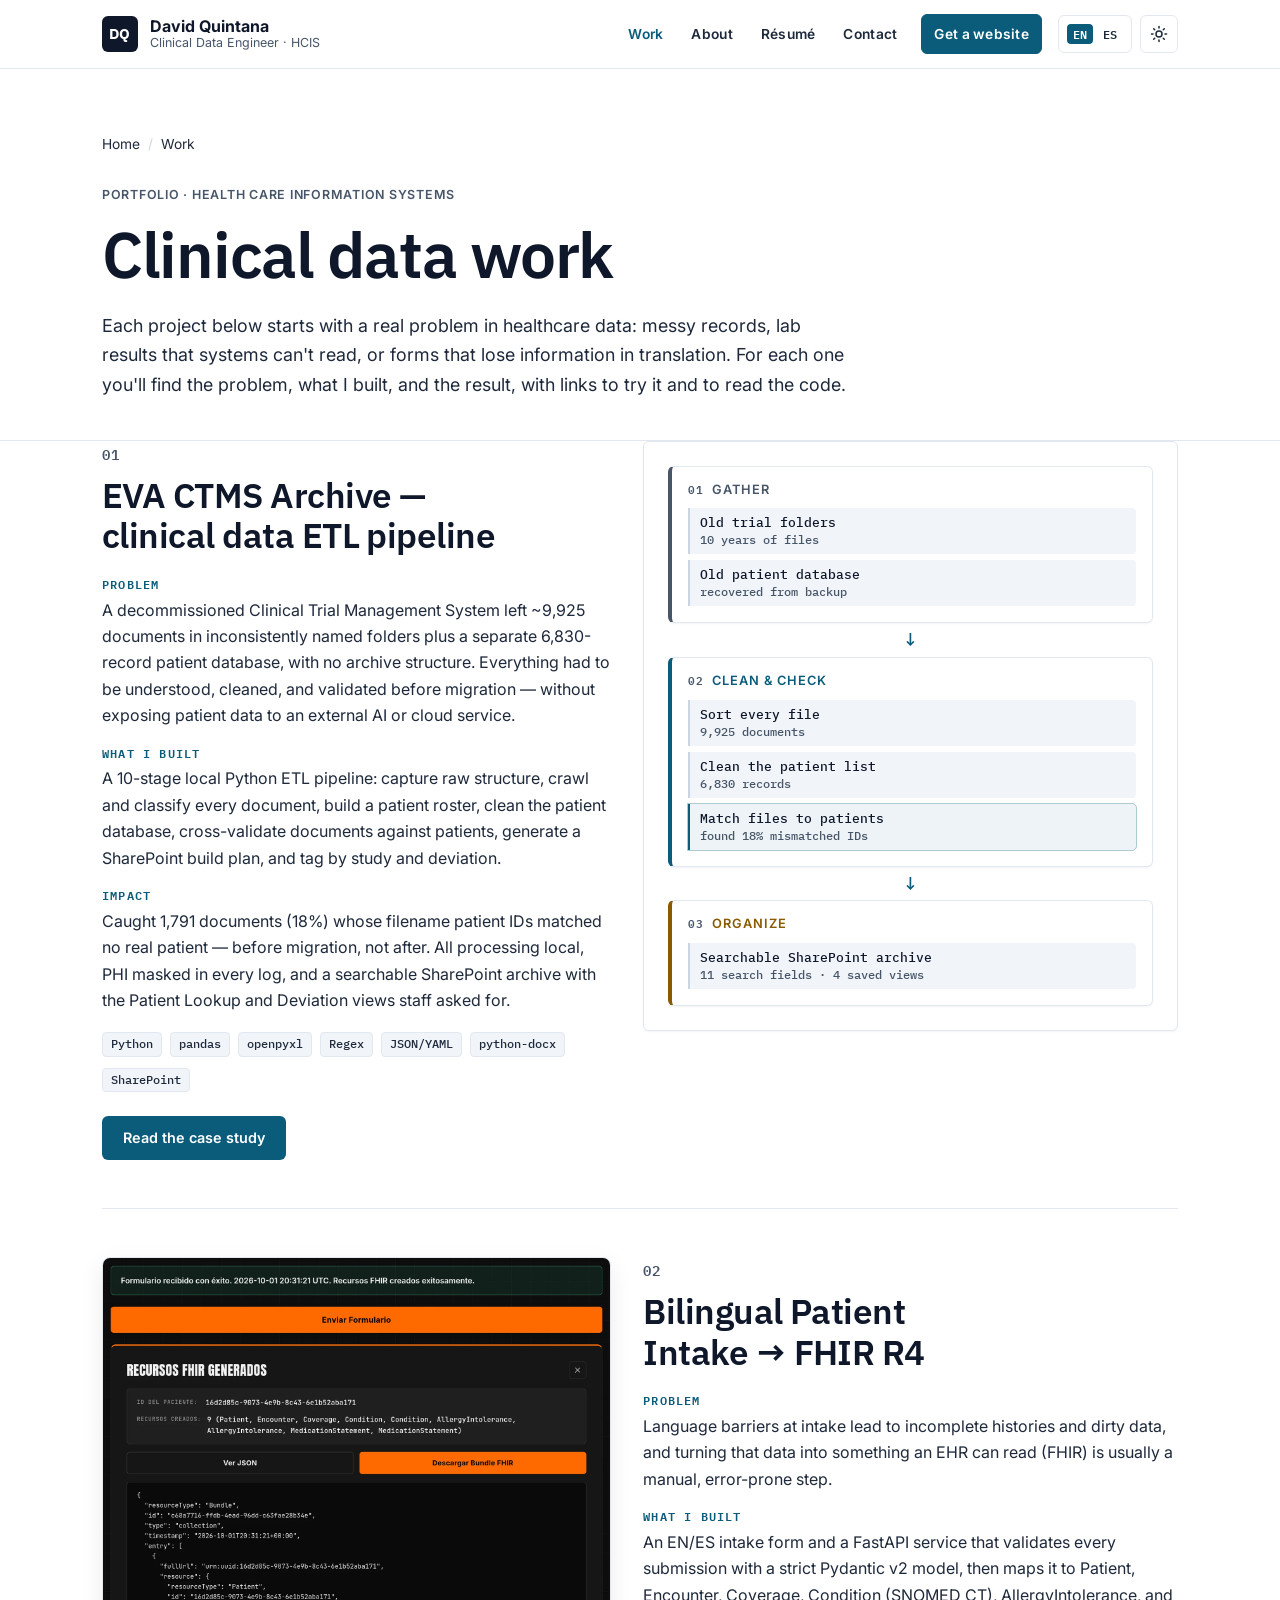
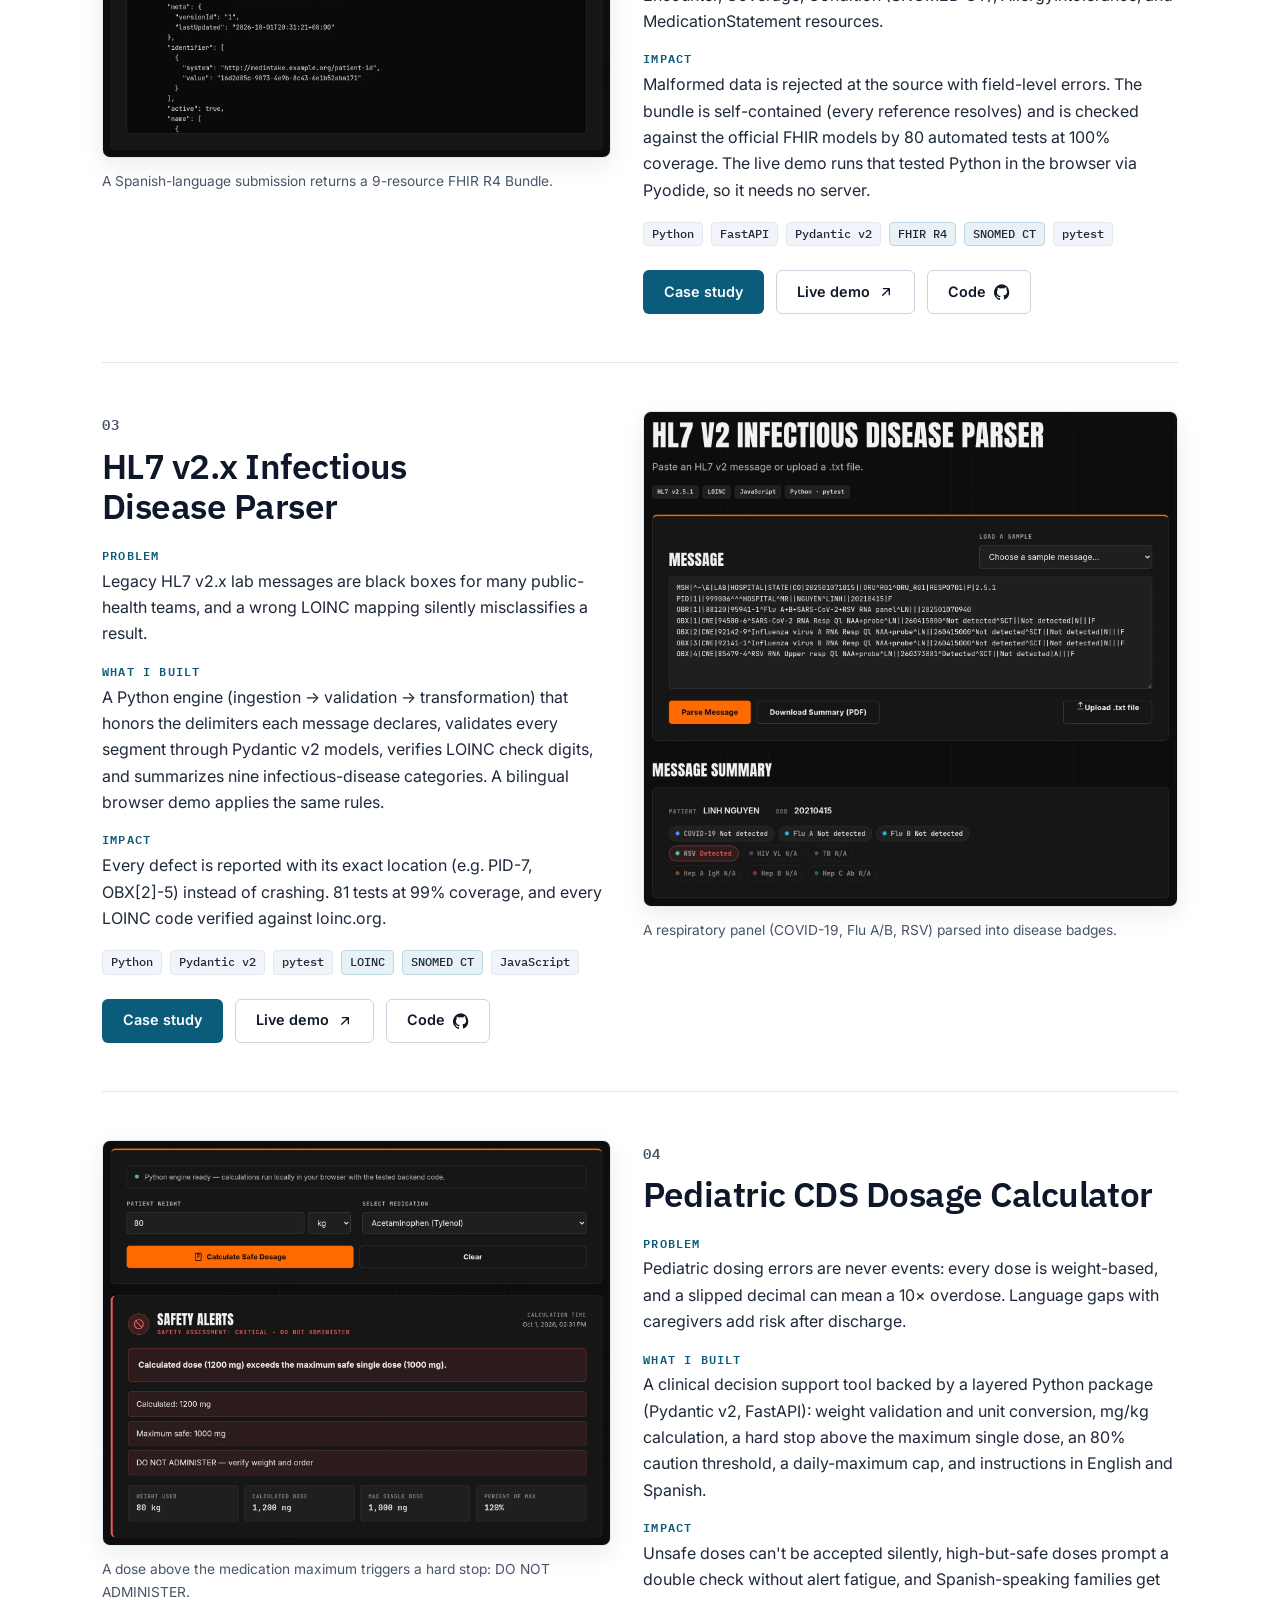
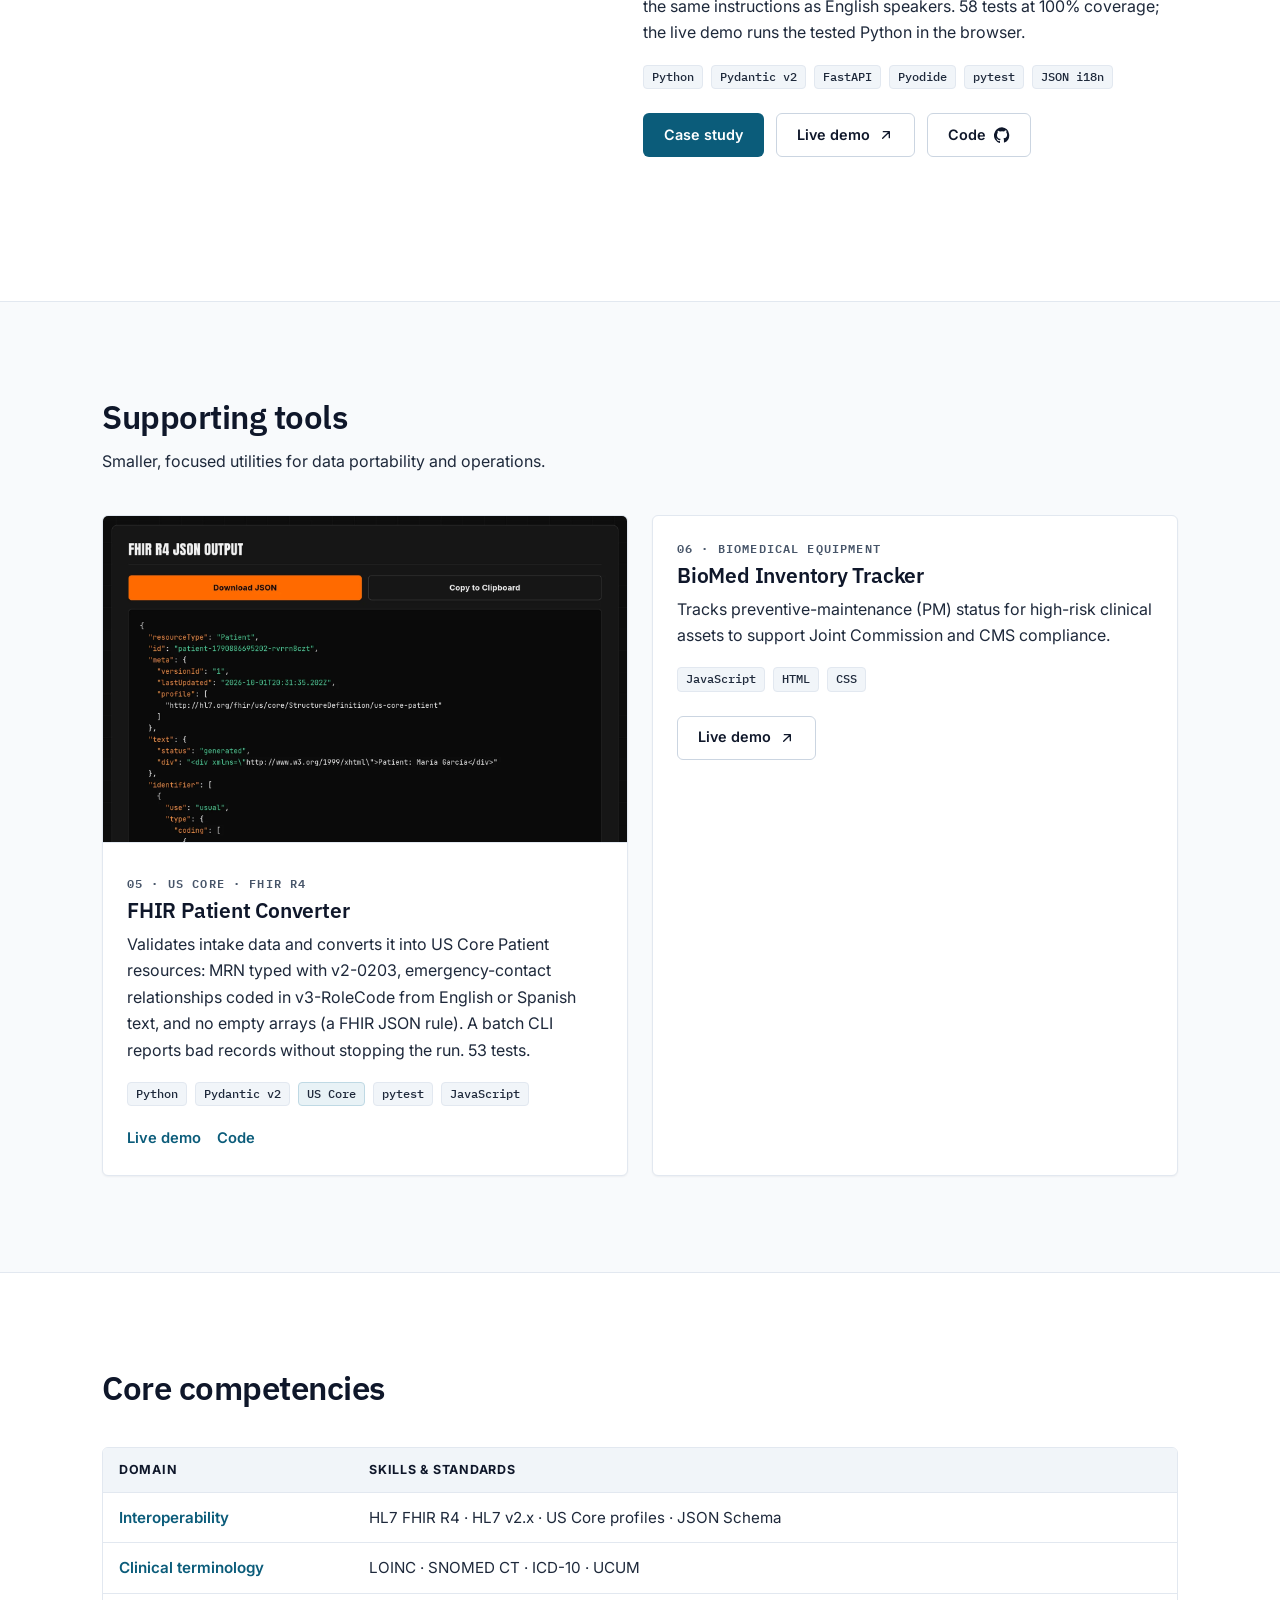
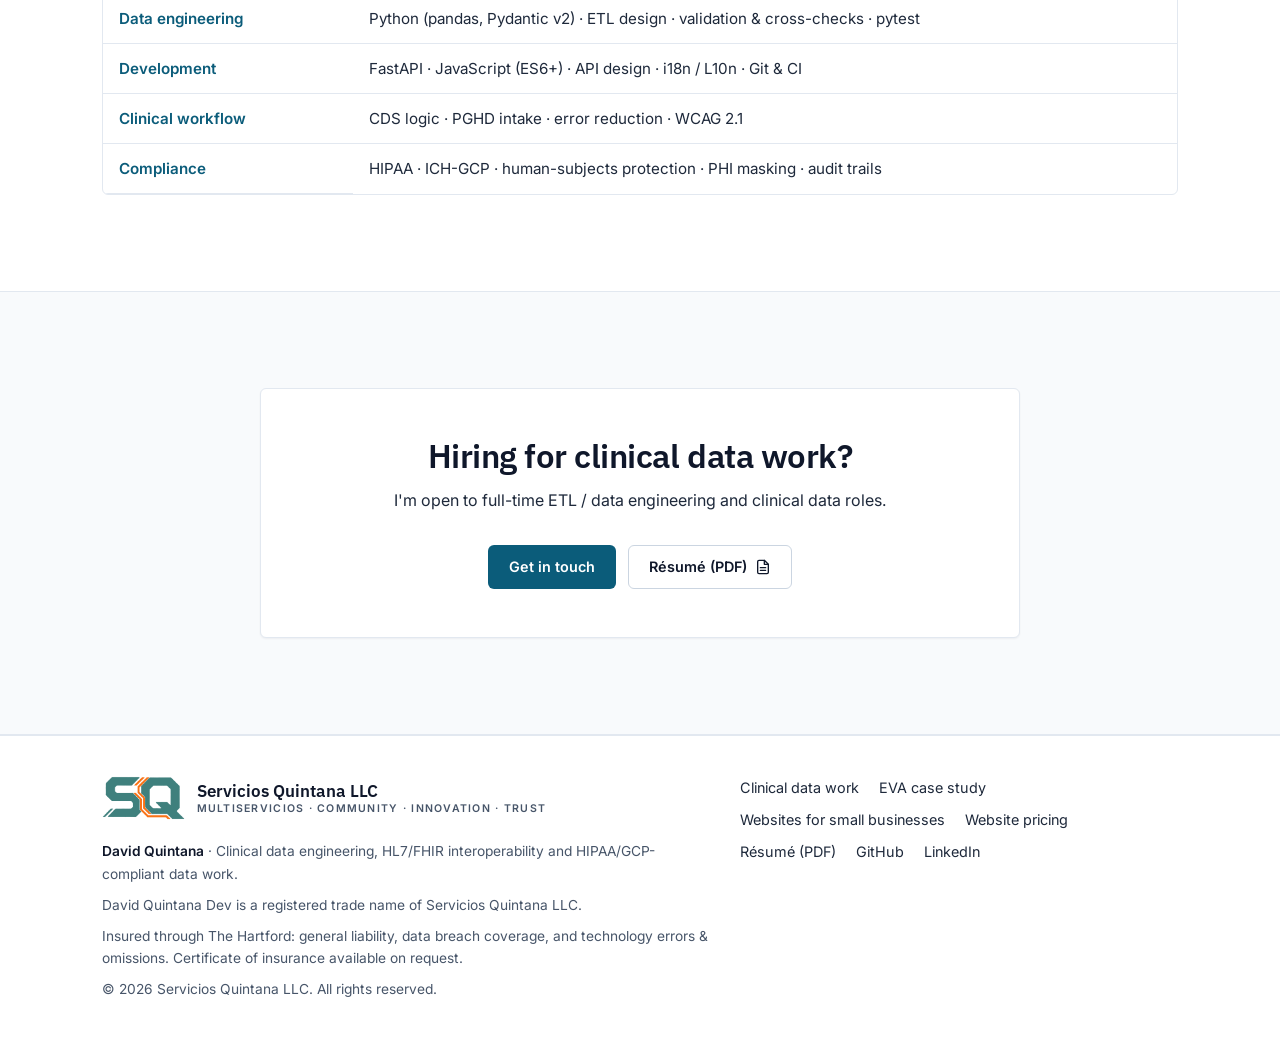
<file: hcis-portfolio.html>
<!DOCTYPE html>
<html lang="en" data-language="en" data-theme="light">
<head>
  <meta charset="UTF-8">
  <meta name="viewport" content="width=device-width, initial-scale=1">
  <title>Clinical Data Projects: ETL, HL7, FHIR | David M. Quintana</title>
  <meta name="description" content="Clinical data projects by David M. Quintana: a clinical-trial ETL migration, a FHIR R4 intake service, an HL7 v2 lab parser and a pediatric CDS calculator.">
  <link rel="canonical" href="https://davidquintana.dev/hcis-portfolio.html">
  <meta property="og:type" content="website">
  <meta property="og:site_name" content="David Quintana">
  <meta property="og:title" content="Clinical Data Projects: ETL, HL7, FHIR | David M. Quintana">
  <meta property="og:description" content="Clinical data projects by David M. Quintana: a clinical-trial ETL migration, a FHIR R4 intake service, an HL7 v2 lab parser and a pediatric CDS calculator.">
  <meta property="og:url" content="https://davidquintana.dev/hcis-portfolio.html">
  <meta property="og:image" content="https://davidquintana.dev/assets/img/og-card.png">
  <meta property="og:image:width" content="1200">
  <meta property="og:image:height" content="630">
  <meta property="og:image:alt" content="David M. Quintana, Clinical Data Engineer in Denver, CO: Python ETL, HL7 v2, FHIR R4, HIPAA and ICH-GCP">
  <meta name="twitter:card" content="summary_large_image">
  <meta name="theme-color" content="#ffffff">
  <link rel="icon" href="favicon.svg" type="image/svg+xml">
  <link rel="preconnect" href="https://fonts.googleapis.com">
  <link rel="preconnect" href="https://fonts.gstatic.com" crossorigin>
  <link rel="stylesheet" href="https://fonts.googleapis.com/css2?family=IBM+Plex+Sans:wght@500;600;700&amp;family=Inter:wght@400;500;600;700&amp;family=IBM+Plex+Mono:wght@400;500;600&amp;display=swap">
  <script>
    (function () {
      try {
        var d = document.documentElement;
        var lang = localStorage.getItem('preferred-language');
        if (lang === 'en' || lang === 'es') { d.setAttribute('data-language', lang); d.setAttribute('lang', lang); }
        var theme = localStorage.getItem('preferred-theme');
        if (theme === 'light' || theme === 'dark') { d.setAttribute('data-theme', theme); }
      } catch (e) { /* storage unavailable: defaults apply */ }
    })();
  </script>
  <link rel="stylesheet" href="styles.css">
  <script type="application/ld+json">
  {
    "@context": "https://schema.org",
    "@graph": [
      {
        "@type": "CollectionPage",
        "@id": "https://davidquintana.dev/hcis-portfolio.html#webpage",
        "url": "https://davidquintana.dev/hcis-portfolio.html",
        "name": "Clinical data work by David M. Quintana",
        "isPartOf": {
          "@id": "https://davidquintana.dev/#website"
        },
        "inLanguage": [
          "en",
          "es"
        ],
        "about": {
          "@id": "https://davidquintana.dev/#person"
        },
        "mainEntity": {
          "@type": "ItemList",
          "itemListElement": [
            {
              "@type": "ListItem",
              "position": 1,
              "name": "EVA CTMS Archive: clinical data ETL pipeline",
              "url": "https://davidquintana.dev/eva-ctms-case-study.html"
            },
            {
              "@type": "ListItem",
              "position": 2,
              "name": "Bilingual Patient Intake to FHIR R4",
              "url": "https://davidquintana.dev/intake-web-app.html"
            },
            {
              "@type": "ListItem",
              "position": 3,
              "name": "HL7 v2.x Infectious Disease Parser",
              "url": "https://davidquintana.dev/hl7-parser.html"
            },
            {
              "@type": "ListItem",
              "position": 4,
              "name": "Pediatric CDS Dosage Calculator",
              "url": "https://davidquintana.dev/pediatric-cds-calculator.html"
            },
            {
              "@type": "ListItem",
              "position": 5,
              "name": "FHIR Patient Converter",
              "url": "https://github.com/dquint32/fhir-patient-converter"
            },
            {
              "@type": "ListItem",
              "position": 6,
              "name": "BioMed Inventory Tracker",
              "url": "https://dquint32.github.io/biomed-inventory-tracker/"
            }
          ]
        }
      },
      {
        "@type": "BreadcrumbList",
        "itemListElement": [
          {
            "@type": "ListItem",
            "position": 1,
            "name": "Home",
            "item": "https://davidquintana.dev/"
          },
          {
            "@type": "ListItem",
            "position": 2,
            "name": "Work",
            "item": "https://davidquintana.dev/hcis-portfolio.html"
          }
        ]
      }
    ]
  }
  </script>
</head>
<body>
<a class="skip-link" href="#main"><span data-lang="en">Skip to main content</span><span data-lang="es" lang="es">Saltar al contenido principal</span></a>
<header class="site-header">
  <div class="container header-inner">
    <a class="brand" href="index.html" aria-label="David Quintana, home">
      <span class="brand-mark" aria-hidden="true">DQ</span>
      <span class="brand-text"><span class="brand-name">David Quintana</span><span class="brand-role"><span data-lang="en">Clinical Data Engineer · HCIS</span><span data-lang="es" lang="es">Ingeniero de Datos Clínicos · HCIS</span></span></span>
    </a>
    <nav id="site-nav" class="site-nav" aria-label="Primary">
      <ul class="nav-list">
        <li><a href="hcis-portfolio.html" aria-current="page"><span data-lang="en">Work</span><span data-lang="es" lang="es">Trabajo</span></a></li>
        <li><a href="index.html#about"><span data-lang="en">About</span><span data-lang="es" lang="es">Sobre mí</span></a></li>
        <li><a href="resume.pdf" target="_blank" rel="noopener"><span data-lang="en">Résumé</span><span data-lang="es" lang="es">Currículum</span></a></li>
        <li><a href="index.html#contact"><span data-lang="en">Contact</span><span data-lang="es" lang="es">Contacto</span></a></li>
        <li><a class="nav-cta nav-cta-web" href="web-dev.html"><span data-lang="en">Get a website</span><span data-lang="es" lang="es">Pida su sitio web</span></a></li>
      </ul>
    </nav>
    <div class="header-tools">
      <button class="lang-switch" type="button" aria-label="Cambiar a español"><span class="opt opt-en">EN</span><span class="opt opt-es">ES</span></button>
      <button class="icon-btn theme-toggle" type="button" aria-pressed="false" aria-label="Switch to light theme"><svg class="icon-moon" viewBox="0 0 24 24" fill="none" stroke="currentColor" stroke-width="2" stroke-linecap="round" stroke-linejoin="round" aria-hidden="true"><path d="M21 12.79A9 9 0 1 1 11.21 3 7 7 0 0 0 21 12.79z"/></svg><svg class="icon-sun" viewBox="0 0 24 24" fill="none" stroke="currentColor" stroke-width="2" stroke-linecap="round" stroke-linejoin="round" aria-hidden="true"><circle cx="12" cy="12" r="4"/><path d="M12 2v2M12 20v2M4.93 4.93l1.41 1.41M17.66 17.66l1.41 1.41M2 12h2M20 12h2M6.34 17.66l-1.41 1.41M19.07 4.93l-1.41 1.41"/></svg></button>
      <button class="icon-btn menu-toggle" type="button" aria-controls="site-nav" aria-expanded="false" aria-label="Menu"><svg viewBox="0 0 24 24" fill="none" stroke="currentColor" stroke-width="2" stroke-linecap="round" aria-hidden="true"><path d="M4 7h16M4 12h16M4 17h16"/></svg></button>
    </div>
  </div>
</header>
<main id="main">
<section class="page-hero">
<div class="container">
<nav aria-label="Breadcrumb"><ol class="breadcrumb"><li><a href="index.html"><span data-lang="en">Home</span><span data-lang="es" lang="es">Inicio</span></a></li><li aria-current="page"><span data-lang="en">Work</span><span data-lang="es" lang="es">Trabajo</span></li></ol></nav>
<p data-lang="en" class="kicker">Portfolio · Health Care Information Systems</p>
<p data-lang="es" lang="es" class="kicker">Portafolio · Sistemas de Información de Salud</p>
<h1 data-lang="en">Clinical data work</h1>
<h1 data-lang="es" lang="es">Trabajo en datos clínicos</h1>
<p data-lang="en" class="lead">Each project below starts with a real problem in healthcare data: messy records, lab results that systems can't read, or forms that lose information in translation. For each one you'll find the problem, what I built, and the result, with links to try it and to read the code.</p>
<p data-lang="es" lang="es" class="lead">Cada proyecto parte de un problema real con datos de salud: registros desordenados, resultados de laboratorio que los sistemas no pueden leer o formularios que pierden información al traducirse. En cada uno encontrará el problema, lo que construí y el resultado, con enlaces para probarlo y ver el código.</p>
</div>
</section><section class="section pt-0">
<div class="container">
<article class="work-item">
<div>
<span class="num">01</span>
<h2 data-lang="en">EVA CTMS Archive — clinical data ETL pipeline</h2>
<h2 data-lang="es" lang="es">Archivo EVA CTMS — pipeline ETL de datos clínicos</h2>
<dl class="par"><dt><span data-lang="en">Problem</span><span data-lang="es" lang="es">Problema</span></dt><dd><span data-lang="en">A decommissioned Clinical Trial Management System left ~9,925 documents in inconsistently named folders plus a separate 6,830-record patient database, with no archive structure. Everything had to be understood, cleaned, and validated before migration — without exposing patient data to an external AI or cloud service.</span><span data-lang="es" lang="es">Un CTMS desmantelado dejó ~9,925 documentos en carpetas con nombres inconsistentes y una base de 6,830 pacientes, sin estructura de archivo. Todo debía entenderse, limpiarse y validarse antes de migrar — sin exponer datos de pacientes a una IA o nube externa.</span></dd><dt><span data-lang="en">What I built</span><span data-lang="es" lang="es">Qué construí</span></dt><dd><span data-lang="en">A 10-stage local Python ETL pipeline: capture raw structure, crawl and classify every document, build a patient roster, clean the patient database, cross-validate documents against patients, generate a SharePoint build plan, and tag by study and deviation.</span><span data-lang="es" lang="es">Un pipeline ETL local de 10 etapas en Python: capturar la estructura, clasificar cada documento, construir un registro de pacientes, limpiar la base, validar documentos contra pacientes, generar el plan de SharePoint y etiquetar por estudio y desviación.</span></dd><dt><span data-lang="en">Impact</span><span data-lang="es" lang="es">Impacto</span></dt><dd><span data-lang="en">Caught 1,791 documents (18%) whose filename patient IDs matched no real patient — before migration, not after. All processing local, PHI masked in every log, and a searchable SharePoint archive with the Patient Lookup and Deviation views staff asked for.</span><span data-lang="es" lang="es">Detectó 1,791 documentos (18%) cuyos IDs no coincidían con ningún paciente real — antes de migrar, no después. Todo local, PHI enmascarada en cada bitácora y un archivo SharePoint consultable con las vistas que el personal pedía.</span></dd></dl>
<ul class="tags" aria-label="Technologies"><li><span class="tag">Python</span></li><li><span class="tag">pandas</span></li><li><span class="tag">openpyxl</span></li><li><span class="tag">Regex</span></li><li><span class="tag">JSON/YAML</span></li><li><span class="tag">python-docx</span></li><li><span class="tag">SharePoint</span></li></ul>
<div class="btn-row"><a class="btn btn-primary" href="eva-ctms-case-study.html"><span data-lang="en">Read the case study</span><span data-lang="es" lang="es">Leer el estudio de caso</span></a></div>
</div>
<div><div class="card"><div class="flow" role="img" aria-label="How it worked: gather the old files and patient database, clean and cross-check them, then organize everything into a searchable SharePoint archive.">
<div class="flow-lane extract"><b><span data-lang="en">Gather</span><span data-lang="es" lang="es">Reunir</span></b><div class="flow-step"><span data-lang="en">Old trial folders</span><span data-lang="es" lang="es">Carpetas antiguas</span><small><span data-lang="en">10 years of files</span><span data-lang="es" lang="es">10 años de archivos</span></small></div><div class="flow-step"><span data-lang="en">Old patient database</span><span data-lang="es" lang="es">Base de pacientes antigua</span><small><span data-lang="en">recovered from backup</span><span data-lang="es" lang="es">recuperada de respaldo</span></small></div></div>
<div class="flow-arrow" aria-hidden="true">↓</div>
<div class="flow-lane transform"><b><span data-lang="en">Clean &amp; check</span><span data-lang="es" lang="es">Limpiar y verificar</span></b><div class="flow-step"><span data-lang="en">Sort every file</span><span data-lang="es" lang="es">Clasificar cada archivo</span><small><span data-lang="en">9,925 documents</span><span data-lang="es" lang="es">9,925 documentos</span></small></div><div class="flow-step"><span data-lang="en">Clean the patient list</span><span data-lang="es" lang="es">Depurar la lista de pacientes</span><small><span data-lang="en">6,830 records</span><span data-lang="es" lang="es">6,830 registros</span></small></div><div class="flow-step hit"><span data-lang="en">Match files to patients</span><span data-lang="es" lang="es">Cruzar archivos y pacientes</span><small><span data-lang="en">found 18% mismatched IDs</span><span data-lang="es" lang="es">18% de IDs no coincidían</span></small></div></div>
<div class="flow-arrow" aria-hidden="true">↓</div>
<div class="flow-lane load"><b><span data-lang="en">Organize</span><span data-lang="es" lang="es">Organizar</span></b><div class="flow-step"><span data-lang="en">Searchable SharePoint archive</span><span data-lang="es" lang="es">Archivo SharePoint con búsqueda</span><small><span data-lang="en">11 search fields · 4 saved views</span><span data-lang="es" lang="es">11 campos de búsqueda · 4 vistas</span></small></div></div>
</div></div></div>
</article>
<article class="work-item flip">
<div>
<span class="num">02</span>
<h2 data-lang="en">Bilingual Patient Intake → FHIR R4</h2>
<h2 data-lang="es" lang="es">Admisión bilingüe de pacientes → FHIR R4</h2>
<dl class="par"><dt><span data-lang="en">Problem</span><span data-lang="es" lang="es">Problema</span></dt><dd><span data-lang="en">Language barriers at intake lead to incomplete histories and dirty data, and turning that data into something an EHR can read (FHIR) is usually a manual, error-prone step.</span><span data-lang="es" lang="es">Las barreras de idioma en la admisión generan historiales incompletos y datos sucios, y convertirlos en algo que un EHR pueda leer (FHIR) suele ser un paso manual y propenso a errores.</span></dd><dt><span data-lang="en">What I built</span><span data-lang="es" lang="es">Qué construí</span></dt><dd><span data-lang="en">An EN/ES intake form and a FastAPI service that validates every submission with a strict Pydantic v2 model, then maps it to Patient, Encounter, Coverage, Condition (SNOMED CT), AllergyIntolerance, and MedicationStatement resources.</span><span data-lang="es" lang="es">Un formulario EN/ES y un servicio FastAPI que valida cada envío con un modelo Pydantic v2 estricto y lo mapea a recursos Patient, Encounter, Coverage, Condition (SNOMED CT), AllergyIntolerance y MedicationStatement.</span></dd><dt><span data-lang="en">Impact</span><span data-lang="es" lang="es">Impacto</span></dt><dd><span data-lang="en">Malformed data is rejected at the source with field-level errors. The bundle is self-contained (every reference resolves) and is checked against the official FHIR models by 80 automated tests at 100% coverage. The live demo runs that tested Python in the browser via Pyodide, so it needs no server.</span><span data-lang="es" lang="es">Los datos inválidos se rechazan en el origen con errores por campo. El bundle es autocontenido (cada referencia se resuelve) y lo verifican 80 pruebas automatizadas con 100% de cobertura contra los modelos FHIR oficiales. La demo ejecuta ese Python probado en el navegador con Pyodide, sin servidor.</span></dd></dl>
<ul class="tags" aria-label="Technologies"><li><span class="tag">Python</span></li><li><span class="tag">FastAPI</span></li><li><span class="tag">Pydantic v2</span></li><li><span class="tag tag-std">FHIR R4</span></li><li><span class="tag tag-std">SNOMED CT</span></li><li><span class="tag">pytest</span></li></ul>
<div class="btn-row"><a class="btn btn-primary" href="intake-web-app.html"><span data-lang="en">Case study</span><span data-lang="es" lang="es">Estudio de caso</span></a><a class="btn btn-secondary" href="https://dquint32.github.io/bilingual-patient-intake-fhir/" target="_blank" rel="noopener"><span data-lang="en">Live demo</span><span data-lang="es" lang="es">Demo en vivo</span><svg viewBox="0 0 24 24" fill="none" stroke="currentColor" stroke-width="2" stroke-linecap="round" stroke-linejoin="round" aria-hidden="true"><path d="M7 17 17 7M8 7h9v9"/></svg></a><a class="btn btn-secondary" href="https://github.com/dquint32/bilingual-patient-intake-fhir" target="_blank" rel="noopener"><span data-lang="en">Code</span><span data-lang="es" lang="es">Código</span><svg viewBox="0 0 24 24" fill="currentColor" aria-hidden="true"><path d="M12 .5a12 12 0 0 0-3.8 23.4c.6.1.8-.3.8-.6v-2.2c-3.3.7-4-1.4-4-1.4-.6-1.4-1.4-1.8-1.4-1.8-1.1-.7.1-.7.1-.7 1.2.1 1.9 1.3 1.9 1.3 1.1 1.9 2.9 1.3 3.6 1 .1-.8.4-1.3.8-1.6-2.7-.3-5.5-1.3-5.5-5.9 0-1.3.5-2.4 1.2-3.2-.1-.3-.5-1.5.1-3.2 0 0 1-.3 3.3 1.2a11.5 11.5 0 0 1 6 0C17.3 4.7 18.3 5 18.3 5c.7 1.7.3 2.9.1 3.2.8.8 1.2 1.9 1.2 3.2 0 4.6-2.8 5.6-5.5 5.9.4.4.8 1.1.8 2.2v3.3c0 .3.2.7.8.6A12 12 0 0 0 12 .5z"/></svg></a></div>
</div>
<div><figure>
<div class="shot"><img src="assets/img/projects/intake-fhir-bundle.webp" alt="Intake app showing the generated FHIR R4 bundle in Spanish" width="1600" height="1574" loading="lazy" decoding="async" class="zoomable"></div>
<figcaption data-lang="en">A Spanish-language submission returns a 9-resource FHIR R4 Bundle.</figcaption>
<figcaption data-lang="es" lang="es">Un envío en español devuelve un Bundle FHIR R4 de 9 recursos.</figcaption>
</figure></div>
</article>
<article class="work-item">
<div>
<span class="num">03</span>
<h2 data-lang="en">HL7 v2.x Infectious Disease Parser</h2>
<h2 data-lang="es" lang="es">Analizador HL7 v2.x de enfermedades infecciosas</h2>
<dl class="par"><dt><span data-lang="en">Problem</span><span data-lang="es" lang="es">Problema</span></dt><dd><span data-lang="en">Legacy HL7 v2.x lab messages are black boxes for many public-health teams, and a wrong LOINC mapping silently misclassifies a result.</span><span data-lang="es" lang="es">Los mensajes HL7 v2.x son cajas negras para muchos equipos de salud pública, y un mapeo LOINC incorrecto clasifica mal un resultado sin avisar.</span></dd><dt><span data-lang="en">What I built</span><span data-lang="es" lang="es">Qué construí</span></dt><dd><span data-lang="en">A Python engine (ingestion → validation → transformation) that honors the delimiters each message declares, validates every segment through Pydantic v2 models, verifies LOINC check digits, and summarizes nine infectious-disease categories. A bilingual browser demo applies the same rules.</span><span data-lang="es" lang="es">Un motor en Python (ingesta → validación → transformación) que respeta los delimitadores de cada mensaje, valida cada segmento con modelos Pydantic v2, verifica dígitos de control LOINC y resume nueve categorías de enfermedades infecciosas. Una demo bilingüe aplica las mismas reglas.</span></dd><dt><span data-lang="en">Impact</span><span data-lang="es" lang="es">Impacto</span></dt><dd><span data-lang="en">Every defect is reported with its exact location (e.g. PID-7, OBX[2]-5) instead of crashing. 81 tests at 99% coverage, and every LOINC code verified against loinc.org.</span><span data-lang="es" lang="es">Cada defecto se reporta con su ubicación exacta (p. ej. PID-7, OBX[2]-5) en lugar de fallar. 81 pruebas con 99% de cobertura y cada código LOINC verificado en loinc.org.</span></dd></dl>
<ul class="tags" aria-label="Technologies"><li><span class="tag">Python</span></li><li><span class="tag">Pydantic v2</span></li><li><span class="tag">pytest</span></li><li><span class="tag tag-std">LOINC</span></li><li><span class="tag tag-std">SNOMED CT</span></li><li><span class="tag">JavaScript</span></li></ul>
<div class="btn-row"><a class="btn btn-primary" href="hl7-parser.html"><span data-lang="en">Case study</span><span data-lang="es" lang="es">Estudio de caso</span></a><a class="btn btn-secondary" href="https://dquint32.github.io/hl7-infectious-disease-parser/" target="_blank" rel="noopener"><span data-lang="en">Live demo</span><span data-lang="es" lang="es">Demo en vivo</span><svg viewBox="0 0 24 24" fill="none" stroke="currentColor" stroke-width="2" stroke-linecap="round" stroke-linejoin="round" aria-hidden="true"><path d="M7 17 17 7M8 7h9v9"/></svg></a><a class="btn btn-secondary" href="https://github.com/dquint32/hl7-infectious-disease-parser" target="_blank" rel="noopener"><span data-lang="en">Code</span><span data-lang="es" lang="es">Código</span><svg viewBox="0 0 24 24" fill="currentColor" aria-hidden="true"><path d="M12 .5a12 12 0 0 0-3.8 23.4c.6.1.8-.3.8-.6v-2.2c-3.3.7-4-1.4-4-1.4-.6-1.4-1.4-1.8-1.4-1.8-1.1-.7.1-.7.1-.7 1.2.1 1.9 1.3 1.9 1.3 1.1 1.9 2.9 1.3 3.6 1 .1-.8.4-1.3.8-1.6-2.7-.3-5.5-1.3-5.5-5.9 0-1.3.5-2.4 1.2-3.2-.1-.3-.5-1.5.1-3.2 0 0 1-.3 3.3 1.2a11.5 11.5 0 0 1 6 0C17.3 4.7 18.3 5 18.3 5c.7 1.7.3 2.9.1 3.2.8.8 1.2 1.9 1.2 3.2 0 4.6-2.8 5.6-5.5 5.9.4.4.8 1.1.8 2.2v3.3c0 .3.2.7.8.6A12 12 0 0 0 12 .5z"/></svg></a></div>
</div>
<div><figure>
<div class="shot"><img src="assets/img/projects/hl7-respiratory-panel.webp" alt="HL7 parser summarizing a four-analyte respiratory panel" width="1600" height="1481" loading="lazy" decoding="async" class="zoomable"></div>
<figcaption data-lang="en">A respiratory panel (COVID-19, Flu A/B, RSV) parsed into disease badges.</figcaption>
<figcaption data-lang="es" lang="es">Un panel respiratorio (COVID-19, Influenza A/B, VSR) convertido en indicadores.</figcaption>
</figure></div>
</article>
<article class="work-item flip">
<div>
<span class="num">04</span>
<h2 data-lang="en">Pediatric CDS Dosage Calculator</h2>
<h2 data-lang="es" lang="es">Calculadora pediátrica de dosis (CDS)</h2>
<dl class="par"><dt><span data-lang="en">Problem</span><span data-lang="es" lang="es">Problema</span></dt><dd><span data-lang="en">Pediatric dosing errors are never events: every dose is weight-based, and a slipped decimal can mean a 10× overdose. Language gaps with caregivers add risk after discharge.</span><span data-lang="es" lang="es">Los errores de dosificación pediátrica son eventos que nunca deben ocurrir: toda dosis depende del peso y un decimal mal puesto puede significar una sobredosis de 10×. Las brechas de idioma con cuidadores añaden riesgo.</span></dd><dt><span data-lang="en">What I built</span><span data-lang="es" lang="es">Qué construí</span></dt><dd><span data-lang="en">A clinical decision support tool backed by a layered Python package (Pydantic v2, FastAPI): weight validation and unit conversion, mg/kg calculation, a hard stop above the maximum single dose, an 80% caution threshold, a daily-maximum cap, and instructions in English and Spanish.</span><span data-lang="es" lang="es">Una herramienta de soporte a la decisión clínica respaldada por un paquete Python por capas (Pydantic v2, FastAPI): validación y conversión de peso, cálculo mg/kg, parada estricta sobre la dosis máxima, umbral de precaución del 80%, tope diario e instrucciones en inglés y español.</span></dd><dt><span data-lang="en">Impact</span><span data-lang="es" lang="es">Impacto</span></dt><dd><span data-lang="en">Unsafe doses can't be accepted silently, high-but-safe doses prompt a double check without alert fatigue, and Spanish-speaking families get the same instructions as English speakers. 58 tests at 100% coverage; the live demo runs the tested Python in the browser.</span><span data-lang="es" lang="es">Las dosis inseguras no pueden aceptarse en silencio, las dosis altas pero seguras piden una doble verificación sin fatiga de alertas, y las familias hispanohablantes reciben las mismas instrucciones. 58 pruebas con 100% de cobertura; la demo ejecuta el Python probado en el navegador.</span></dd></dl>
<ul class="tags" aria-label="Technologies"><li><span class="tag">Python</span></li><li><span class="tag">Pydantic v2</span></li><li><span class="tag">FastAPI</span></li><li><span class="tag">Pyodide</span></li><li><span class="tag">pytest</span></li><li><span class="tag">JSON i18n</span></li></ul>
<div class="btn-row"><a class="btn btn-primary" href="pediatric-cds-calculator.html"><span data-lang="en">Case study</span><span data-lang="es" lang="es">Estudio de caso</span></a><a class="btn btn-secondary" href="https://dquint32.github.io/bilingual-pediatric-CDS-dosage-calculator/" target="_blank" rel="noopener"><span data-lang="en">Live demo</span><span data-lang="es" lang="es">Demo en vivo</span><svg viewBox="0 0 24 24" fill="none" stroke="currentColor" stroke-width="2" stroke-linecap="round" stroke-linejoin="round" aria-hidden="true"><path d="M7 17 17 7M8 7h9v9"/></svg></a><a class="btn btn-secondary" href="https://github.com/dquint32/bilingual-pediatric-CDS-dosage-calculator" target="_blank" rel="noopener"><span data-lang="en">Code</span><span data-lang="es" lang="es">Código</span><svg viewBox="0 0 24 24" fill="currentColor" aria-hidden="true"><path d="M12 .5a12 12 0 0 0-3.8 23.4c.6.1.8-.3.8-.6v-2.2c-3.3.7-4-1.4-4-1.4-.6-1.4-1.4-1.8-1.4-1.8-1.1-.7.1-.7.1-.7 1.2.1 1.9 1.3 1.9 1.3 1.1 1.9 2.9 1.3 3.6 1 .1-.8.4-1.3.8-1.6-2.7-.3-5.5-1.3-5.5-5.9 0-1.3.5-2.4 1.2-3.2-.1-.3-.5-1.5.1-3.2 0 0 1-.3 3.3 1.2a11.5 11.5 0 0 1 6 0C17.3 4.7 18.3 5 18.3 5c.7 1.7.3 2.9.1 3.2.8.8 1.2 1.9 1.2 3.2 0 4.6-2.8 5.6-5.5 5.9.4.4.8 1.1.8 2.2v3.3c0 .3.2.7.8.6A12 12 0 0 0 12 .5z"/></svg></a></div>
</div>
<div><figure>
<div class="shot"><img src="assets/img/projects/cds-critical.webp" alt="Dosage calculator blocking a dose above the maximum safe limit" width="1600" height="1275" loading="lazy" decoding="async" class="zoomable"></div>
<figcaption data-lang="en">A dose above the medication maximum triggers a hard stop: DO NOT ADMINISTER.</figcaption>
<figcaption data-lang="es" lang="es">Una dosis sobre el máximo activa una parada estricta: NO ADMINISTRAR.</figcaption>
</figure></div>
</article>
</div>
</section><section class="section section-alt">
<div class="container">
<div class="section-head"><h2 data-lang="en">Supporting tools</h2>
<h2 data-lang="es" lang="es">Herramientas de apoyo</h2><p data-lang="en">Smaller, focused utilities for data portability and operations.</p>
<p data-lang="es" lang="es">Utilidades enfocadas en portabilidad de datos y operaciones.</p></div>
<div class="grid grid-projects">
<article class="card project-card">
<div class="thumb"><img src="assets/img/projects/converter-output.webp" alt="FHIR converter showing US Core Patient JSON" width="1600" height="1610" loading="lazy" decoding="async"></div>
<div class="body">
<p class="eyebrow">05 · US Core · FHIR R4</p>
<h3 data-lang="en">FHIR Patient Converter</h3>
<h3 data-lang="es" lang="es">Convertidor de pacientes FHIR</h3>
<p data-lang="en">Validates intake data and converts it into US Core Patient resources: MRN typed with v2-0203, emergency-contact relationships coded in v3-RoleCode from English or Spanish text, and no empty arrays (a FHIR JSON rule). A batch CLI reports bad records without stopping the run. 53 tests.</p>
<p data-lang="es" lang="es">Valida datos de admisión y los convierte en recursos Patient de US Core: MRN tipificado con v2-0203, relaciones de contacto codificadas en v3-RoleCode desde texto en inglés o español, y sin arreglos vacíos (regla de FHIR JSON). Un CLI por lotes reporta registros inválidos sin detenerse. 53 pruebas.</p>
<ul class="tags" aria-label="Technologies"><li><span class="tag">Python</span></li><li><span class="tag">Pydantic v2</span></li><li><span class="tag tag-std">US Core</span></li><li><span class="tag">pytest</span></li><li><span class="tag">JavaScript</span></li></ul>
<div class="links"><a href="https://dquint32.github.io/fhir-patient-converter/" target="_blank" rel="noopener"><span data-lang="en">Live demo</span><span data-lang="es" lang="es">Demo en vivo</span></a><a href="https://github.com/dquint32/fhir-patient-converter" target="_blank" rel="noopener"><span data-lang="en">Code</span><span data-lang="es" lang="es">Código</span></a></div>
</div>
</article>
<article class="card">
<p class="eyebrow">06 · <span data-lang="en">Biomedical equipment</span><span data-lang="es" lang="es">Equipo biomédico</span></p>
<h3 data-lang="en">BioMed Inventory Tracker</h3>
<h3 data-lang="es" lang="es">Rastreador de inventario biomédico</h3>
<p data-lang="en">Tracks preventive-maintenance (PM) status for high-risk clinical assets to support Joint Commission and CMS compliance.</p>
<p data-lang="es" lang="es">Rastrea el estado de mantenimiento preventivo (PM) de activos clínicos de alto riesgo para apoyar el cumplimiento de Joint Commission y CMS.</p>
<ul class="tags" aria-label="Technologies"><li><span class="tag">JavaScript</span></li><li><span class="tag">HTML</span></li><li><span class="tag">CSS</span></li></ul>
<div class="btn-row"><a class="btn btn-secondary" href="https://dquint32.github.io/biomed-inventory-tracker/" target="_blank" rel="noopener"><span data-lang="en">Live demo</span><span data-lang="es" lang="es">Demo en vivo</span><svg viewBox="0 0 24 24" fill="none" stroke="currentColor" stroke-width="2" stroke-linecap="round" stroke-linejoin="round" aria-hidden="true"><path d="M7 17 17 7M8 7h9v9"/></svg></a></div>
</article>
</div>
</div>
</section><section class="section">
<div class="container">
<div class="section-head"><h2 data-lang="en">Core competencies</h2>
<h2 data-lang="es" lang="es">Competencias principales</h2></div>
<div class="table-wrap" tabindex="0" role="region" aria-label="Core competencies table"><table>
<thead><tr><th scope="col"><span data-lang="en">Domain</span><span data-lang="es" lang="es">Dominio</span></th><th scope="col"><span data-lang="en">Skills &amp; standards</span><span data-lang="es" lang="es">Habilidades y estándares</span></th></tr></thead>
<tbody><tr><th scope="row"><span data-lang="en">Interoperability</span><span data-lang="es" lang="es">Interoperabilidad</span></th><td>HL7 FHIR R4 · HL7 v2.x · US Core profiles · JSON Schema</td></tr><tr><th scope="row"><span data-lang="en">Clinical terminology</span><span data-lang="es" lang="es">Terminología clínica</span></th><td>LOINC · SNOMED CT · ICD-10 · UCUM</td></tr><tr><th scope="row"><span data-lang="en">Data engineering</span><span data-lang="es" lang="es">Ingeniería de datos</span></th><td><span data-lang="en">Python (pandas, Pydantic v2) · ETL design · validation &amp; cross-checks · pytest</span><span data-lang="es" lang="es">Python (pandas, Pydantic v2) · diseño ETL · validación y verificación cruzada · pytest</span></td></tr><tr><th scope="row"><span data-lang="en">Development</span><span data-lang="es" lang="es">Desarrollo</span></th><td><span data-lang="en">FastAPI · JavaScript (ES6+) · API design · i18n / L10n · Git &amp; CI</span><span data-lang="es" lang="es">FastAPI · JavaScript (ES6+) · diseño de APIs · i18n / L10n · Git y CI</span></td></tr><tr><th scope="row"><span data-lang="en">Clinical workflow</span><span data-lang="es" lang="es">Flujo clínico</span></th><td><span data-lang="en">CDS logic · PGHD intake · error reduction · WCAG 2.1</span><span data-lang="es" lang="es">lógica CDS · datos generados por el paciente (PGHD) · reducción de errores · WCAG 2.1</span></td></tr><tr><th scope="row"><span data-lang="en">Compliance</span><span data-lang="es" lang="es">Cumplimiento</span></th><td><span data-lang="en">HIPAA · ICH-GCP · human-subjects protection · PHI masking · audit trails</span><span data-lang="es" lang="es">HIPAA · ICH-GCP · protección de sujetos humanos · enmascarado de PHI · bitácoras de auditoría</span></td></tr></tbody>
</table></div>
</div>
</section><section class="section section-alt">
<div class="container">
<div class="card contact-panel">
<h2 data-lang="en">Hiring for clinical data work?</h2>
<h2 data-lang="es" lang="es">¿Busca talento en datos clínicos?</h2>
<p data-lang="en">I'm open to full-time ETL / data engineering and clinical data roles.</p>
<p data-lang="es" lang="es">Estoy disponible para roles de ETL / ingeniería de datos y datos clínicos.</p>
<div class="contact-links"><a class="btn btn-primary" href="index.html#contact"><span data-lang="en">Get in touch</span><span data-lang="es" lang="es">Contácteme</span></a><a class="btn btn-secondary" href="resume.pdf" target="_blank" rel="noopener"><span data-lang="en">Résumé (PDF)</span><span data-lang="es" lang="es">Currículum (PDF)</span><svg viewBox="0 0 24 24" fill="none" stroke="currentColor" stroke-width="2" stroke-linecap="round" stroke-linejoin="round" aria-hidden="true"><path d="M14 2H6a2 2 0 0 0-2 2v16a2 2 0 0 0 2 2h12a2 2 0 0 0 2-2V8z"/><path d="M14 2v6h6M16 13H8M16 17H8"/></svg></a></div>
</div>
</div>
</section>
</main>
<footer class="site-footer">
  <div class="container footer-grid">
    <div>
      <a class="footer-company" href="https://serviciosquintana.com" target="_blank" rel="noopener"><img src="assets/img/sq-mark.webp" alt="" width="522" height="278" loading="lazy" decoding="async"><span class="footer-company-text"><span class="footer-company-name">Servicios Quintana LLC</span><span class="footer-company-tag">Multiservicios · Community · Innovation · Trust</span></span><span class="visually-hidden"> (opens in a new tab)</span></a>
      <p><strong>David Quintana</strong> · <span data-lang="en">Clinical data engineering, HL7/FHIR interoperability and HIPAA/GCP-compliant data work.</span><span data-lang="es" lang="es">Ingeniería de datos clínicos, interoperabilidad HL7/FHIR y trabajo de datos conforme a HIPAA/GCP.</span></p>
      <p><span data-lang="en">David Quintana Dev is a registered trade name of Servicios Quintana LLC.</span><span data-lang="es" lang="es">David Quintana Dev es un nombre comercial registrado de Servicios Quintana LLC.</span></p>
      <p><span data-lang="en">Insured through The Hartford: general liability, data breach coverage, and technology errors &amp; omissions. Certificate of insurance available on request.</span><span data-lang="es" lang="es">Asegurado con The Hartford: responsabilidad civil general, cobertura por filtración de datos y errores y omisiones tecnológicos. Certificado de seguro disponible a petición.</span></p>
      
      <p>© <span data-year>2026</span> Servicios Quintana LLC. <span data-lang="en">All rights reserved.</span><span data-lang="es" lang="es">Todos los derechos reservados.</span></p>
    </div>
    <nav aria-label="Footer">
      <ul class="footer-links">
        <li><a href="hcis-portfolio.html"><span data-lang="en">Clinical data work</span><span data-lang="es" lang="es">Trabajo en datos clínicos</span></a></li>
        <li><a href="eva-ctms-case-study.html"><span data-lang="en">EVA case study</span><span data-lang="es" lang="es">Caso EVA</span></a></li>
        <li><a href="web-dev.html"><span data-lang="en">Websites for small businesses</span><span data-lang="es" lang="es">Sitios web para pequeños negocios</span></a></li>
        <li><a href="pricing.html"><span data-lang="en">Website pricing</span><span data-lang="es" lang="es">Precios de sitios web</span></a></li>
        <li><a href="resume.pdf" target="_blank" rel="noopener"><span data-lang="en">Résumé (PDF)</span><span data-lang="es" lang="es">Currículum (PDF)</span></a></li>
        <li><a href="https://github.com/dquint32" target="_blank" rel="noopener">GitHub</a></li>
        <li><a href="https://www.linkedin.com/in/quintanadm95" target="_blank" rel="noopener">LinkedIn</a></li>
      </ul>
    </nav>
  </div>
</footer>
<button class="icon-btn back-to-top" type="button" aria-label="Back to top"><svg viewBox="0 0 24 24" fill="none" stroke="currentColor" stroke-width="2" stroke-linecap="round" stroke-linejoin="round" aria-hidden="true"><path d="m18 15-6-6-6 6"/></svg></button>
<script src="main.js" defer></script>
</body>
</html>
</file>
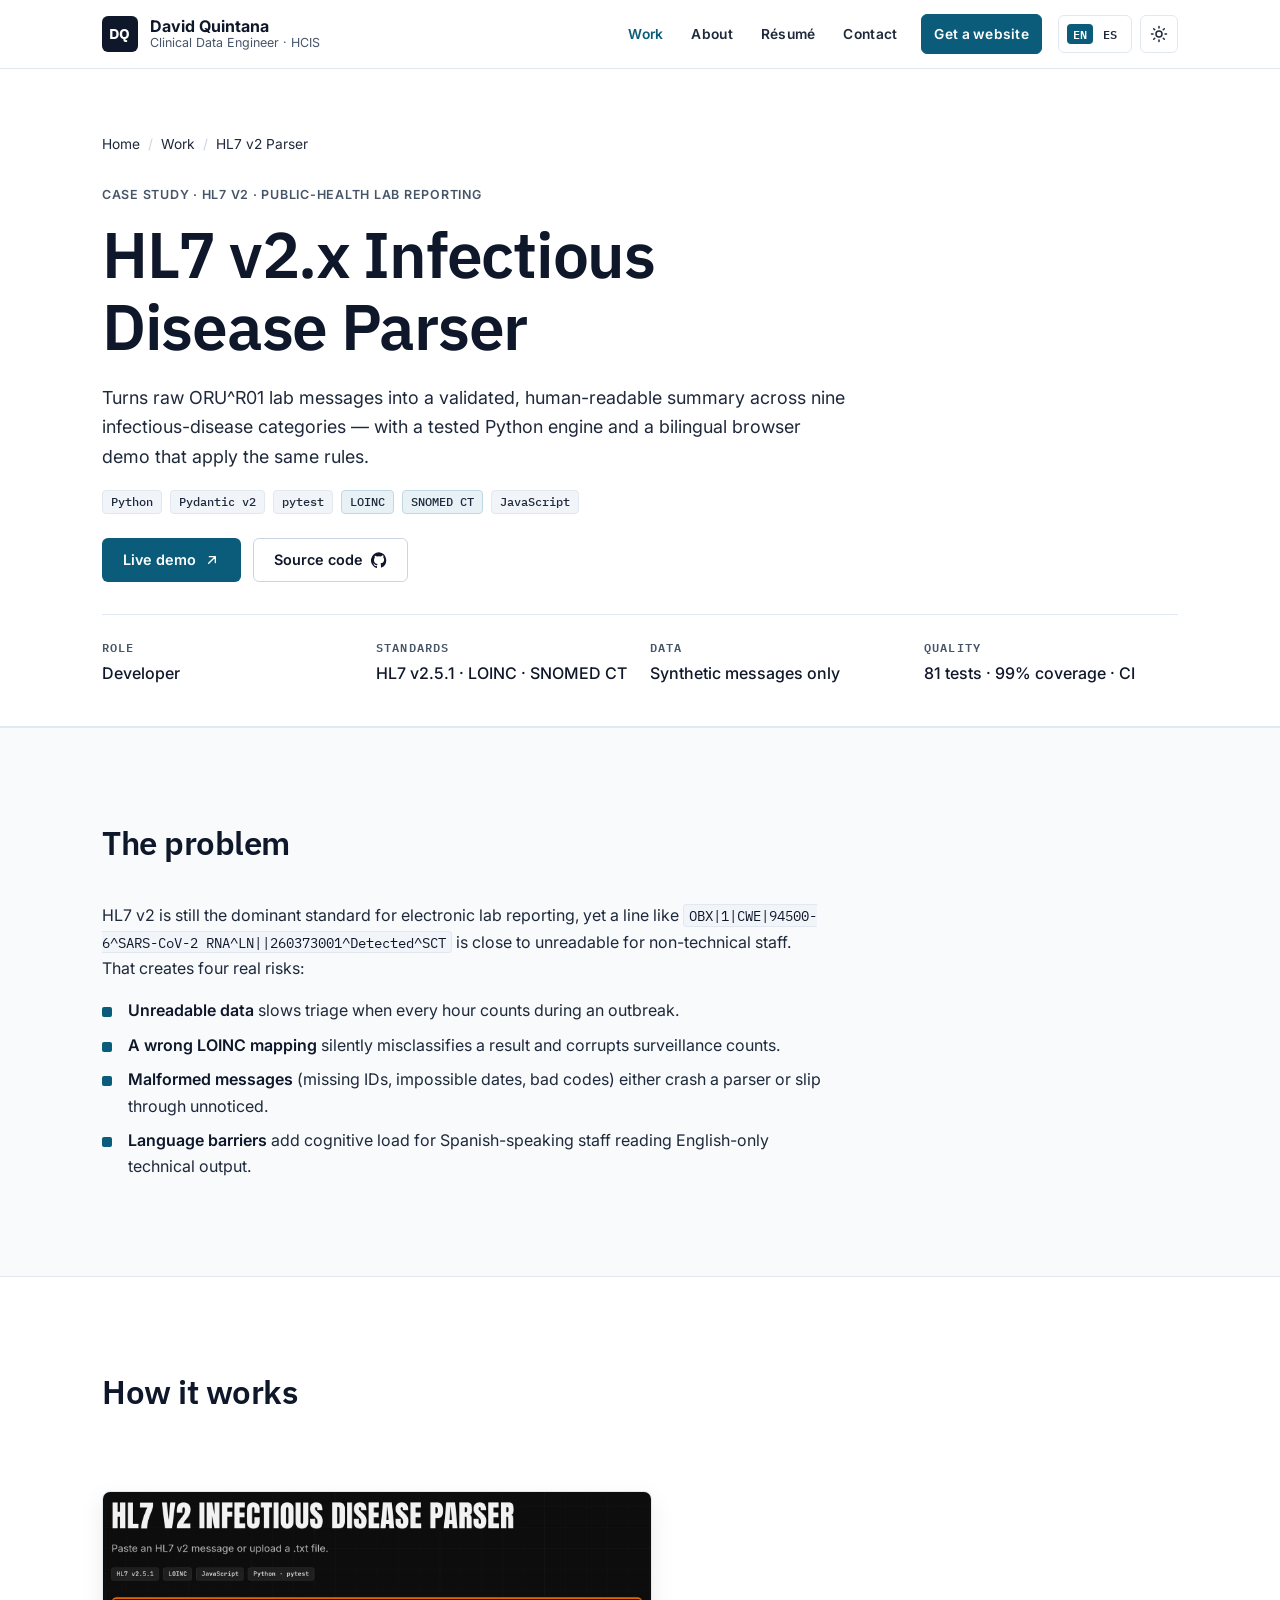
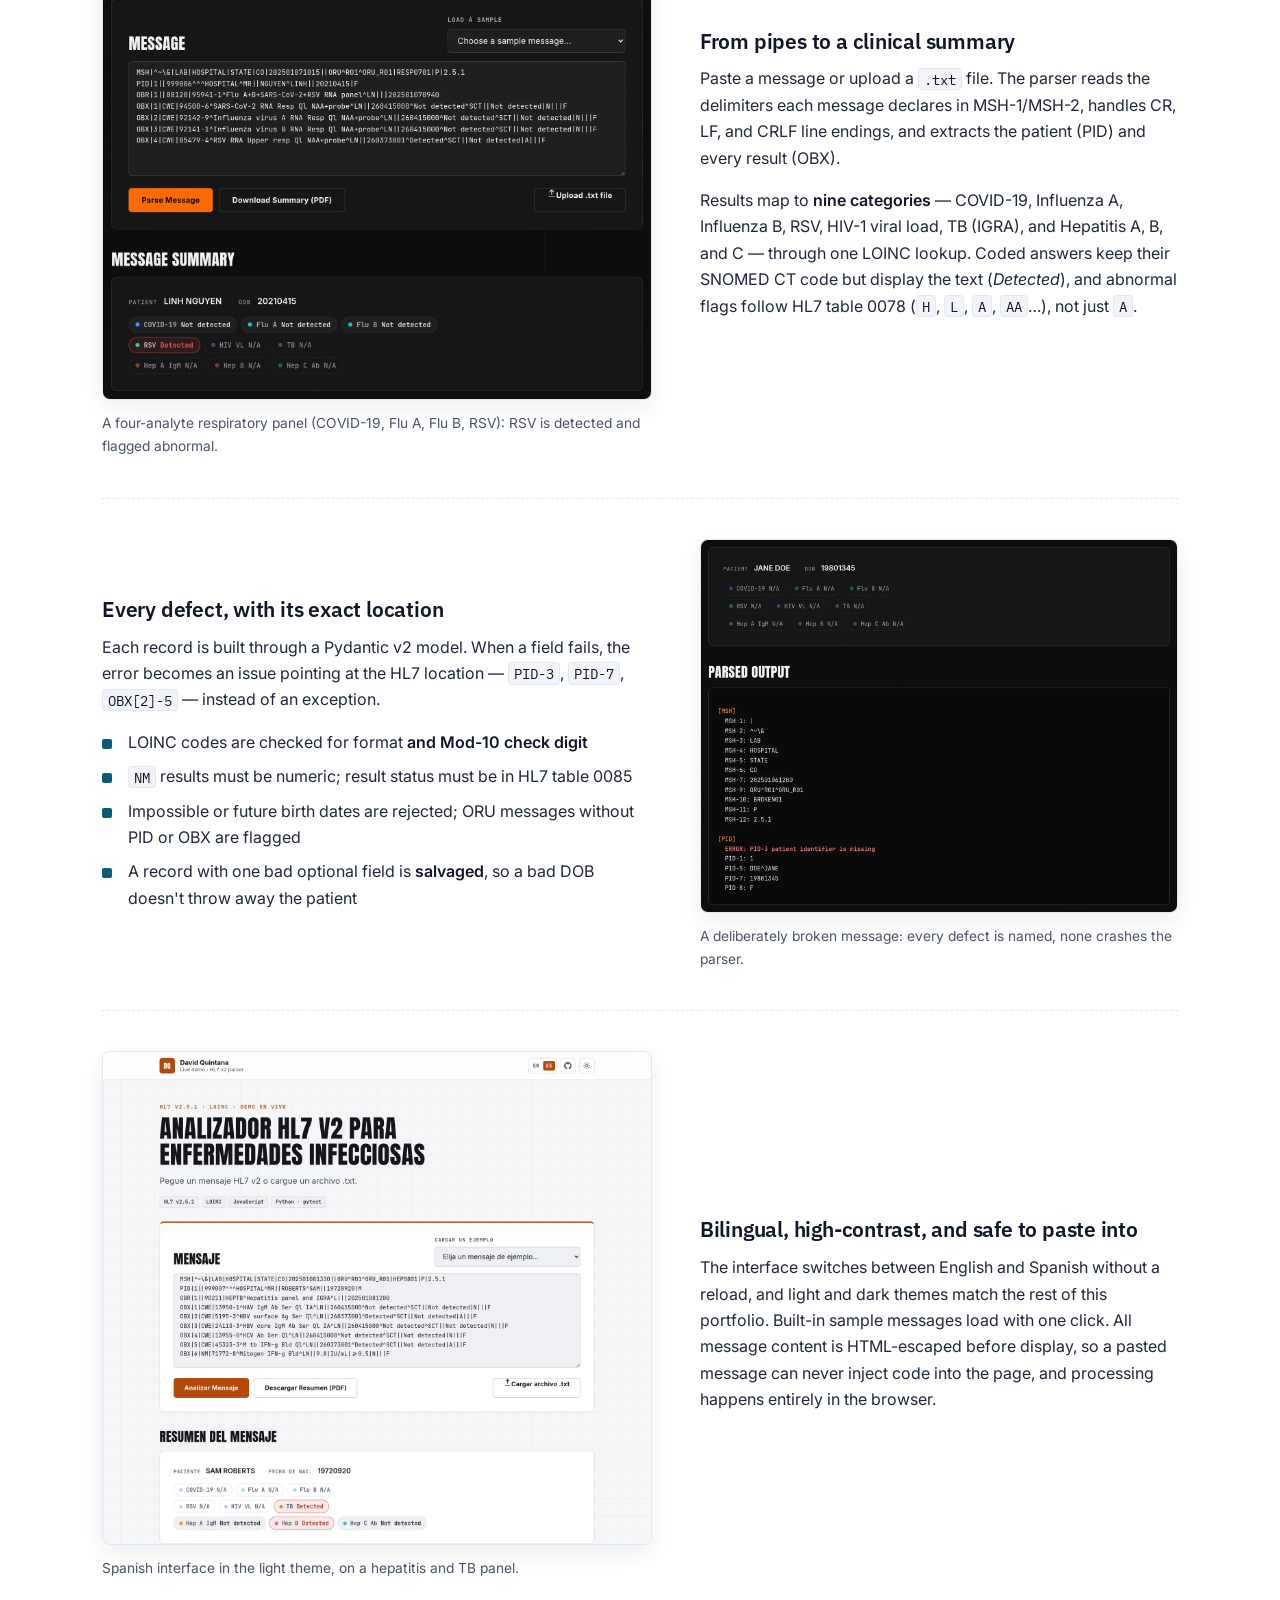
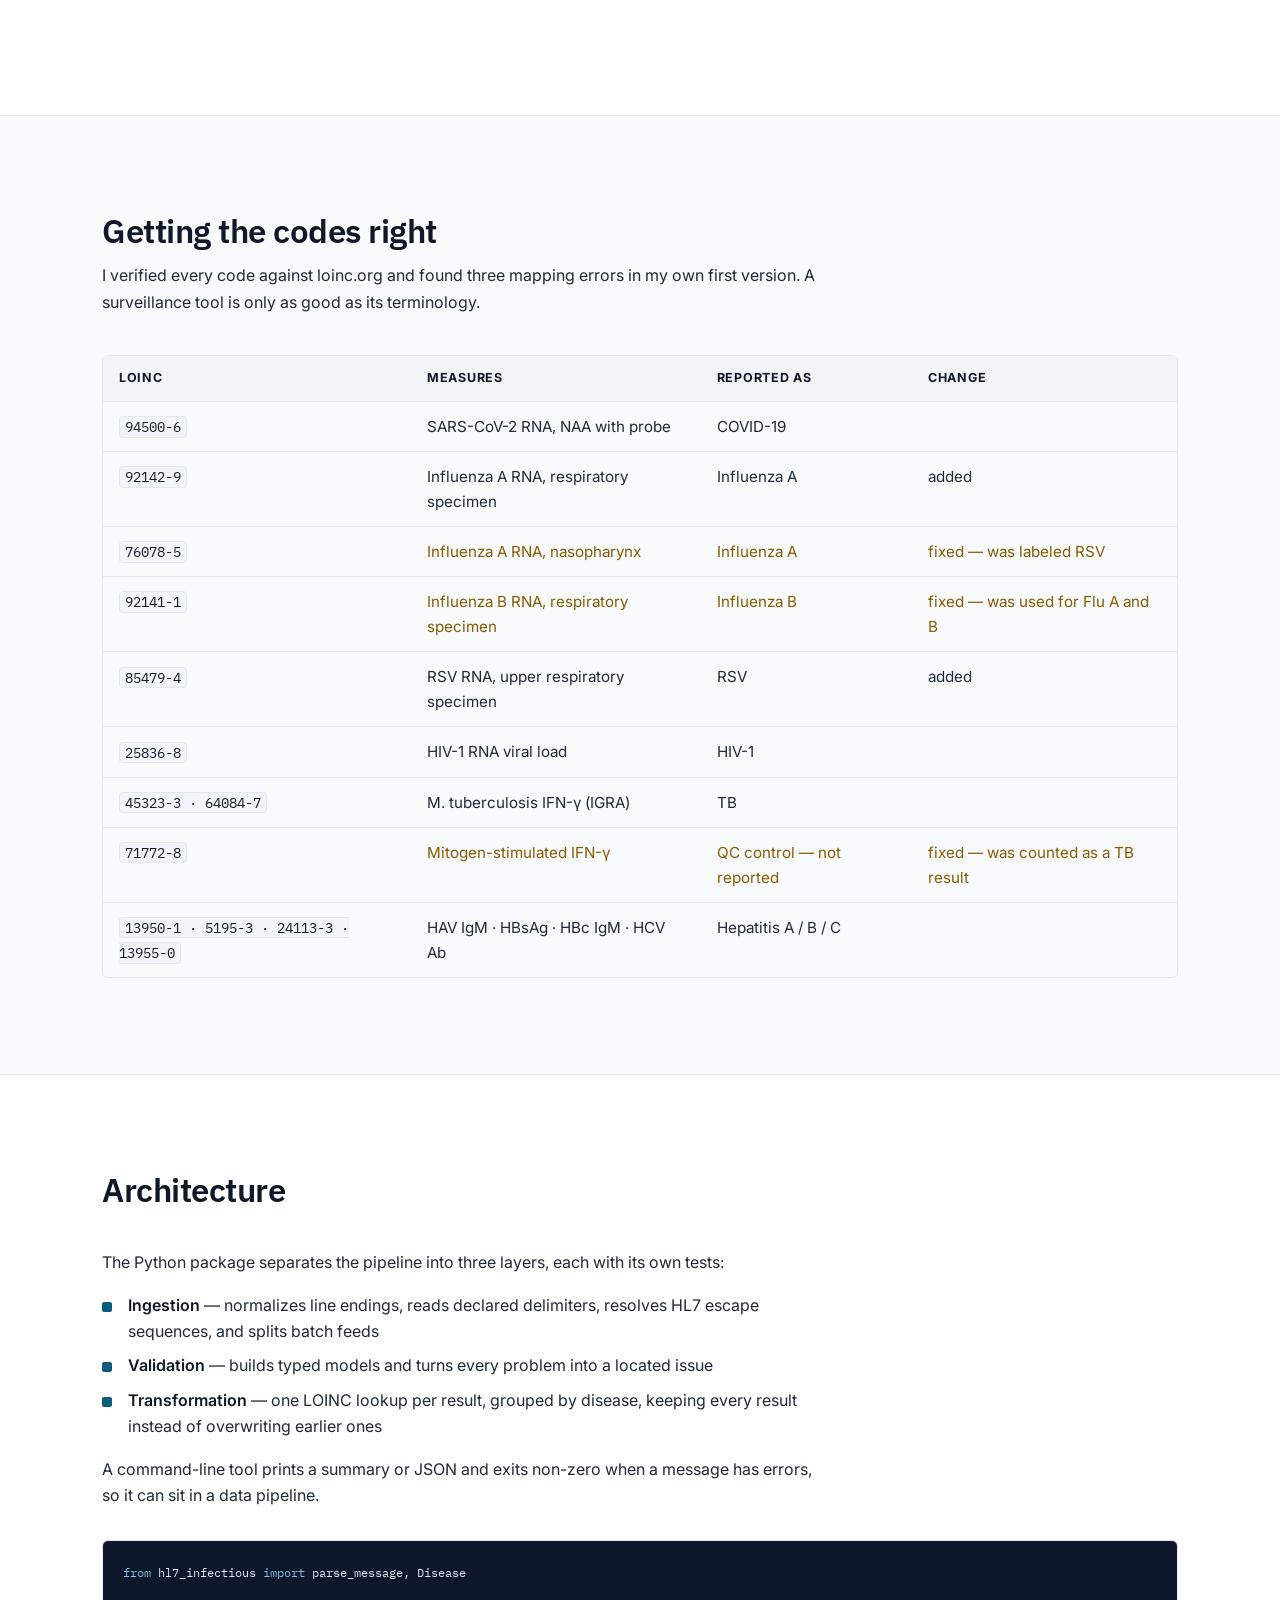
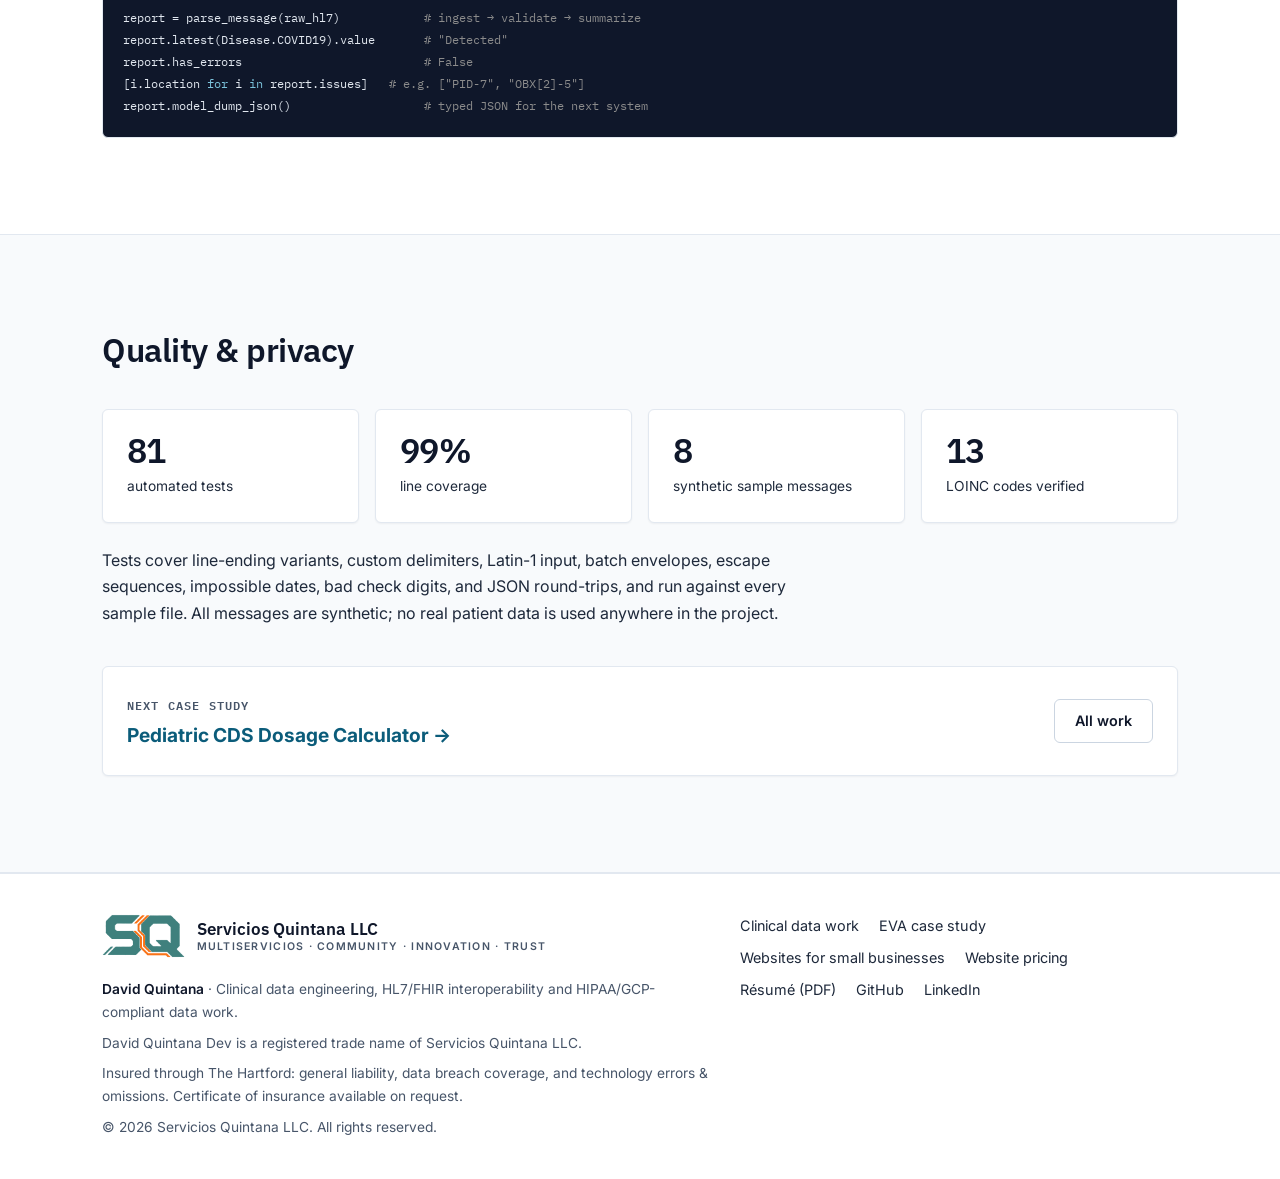
<file: hl7-parser.html>
<!DOCTYPE html>
<html lang="en" data-language="en" data-theme="light">
<head>
  <meta charset="UTF-8">
  <meta name="viewport" content="width=device-width, initial-scale=1">
  <title>HL7 v2 Lab Message Parser in Python | David M. Quintana</title>
  <meta name="description" content="A Python and Pydantic v2 parser for HL7 v2 ORU lab results: verifies LOINC codes, pinpoints every defect by location, and summarizes 9 disease panels.">
  <link rel="canonical" href="https://davidquintana.dev/hl7-parser.html">
  <meta property="og:type" content="website">
  <meta property="og:site_name" content="David Quintana">
  <meta property="og:title" content="HL7 v2 Lab Message Parser in Python | David M. Quintana">
  <meta property="og:description" content="A Python and Pydantic v2 parser for HL7 v2 ORU lab results: verifies LOINC codes, pinpoints every defect by location, and summarizes 9 disease panels.">
  <meta property="og:url" content="https://davidquintana.dev/hl7-parser.html">
  <meta property="og:image" content="https://davidquintana.dev/assets/img/og-card.png">
  <meta property="og:image:width" content="1200">
  <meta property="og:image:height" content="630">
  <meta property="og:image:alt" content="David M. Quintana, Clinical Data Engineer in Denver, CO: Python ETL, HL7 v2, FHIR R4, HIPAA and ICH-GCP">
  <meta name="twitter:card" content="summary_large_image">
  <meta name="theme-color" content="#ffffff">
  <link rel="icon" href="favicon.svg" type="image/svg+xml">
  <link rel="preconnect" href="https://fonts.googleapis.com">
  <link rel="preconnect" href="https://fonts.gstatic.com" crossorigin>
  <link rel="stylesheet" href="https://fonts.googleapis.com/css2?family=IBM+Plex+Sans:wght@500;600;700&amp;family=Inter:wght@400;500;600;700&amp;family=IBM+Plex+Mono:wght@400;500;600&amp;display=swap">
  <script>
    (function () {
      try {
        var d = document.documentElement;
        var lang = localStorage.getItem('preferred-language');
        if (lang === 'en' || lang === 'es') { d.setAttribute('data-language', lang); d.setAttribute('lang', lang); }
        var theme = localStorage.getItem('preferred-theme');
        if (theme === 'light' || theme === 'dark') { d.setAttribute('data-theme', theme); }
      } catch (e) { /* storage unavailable: defaults apply */ }
    })();
  </script>
  <link rel="stylesheet" href="styles.css">
  <script type="application/ld+json">
  {
    "@context": "https://schema.org",
    "@graph": [
      {
        "@type": "WebPage",
        "@id": "https://davidquintana.dev/hl7-parser.html#webpage",
        "url": "https://davidquintana.dev/hl7-parser.html",
        "name": "HL7 v2.x Infectious Disease Parser case study",
        "isPartOf": {
          "@id": "https://davidquintana.dev/#website"
        },
        "inLanguage": [
          "en",
          "es"
        ]
      },
      {
        "@type": "SoftwareSourceCode",
        "name": "HL7 v2.x Infectious Disease Parser",
        "description": "Python and Pydantic v2 parser for HL7 v2 ORU^R01 lab messages that verifies LOINC codes and check digits, reports every defect by HL7 location, and summarizes nine infectious-disease categories. 81 tests, 99% coverage.",
        "codeRepository": "https://github.com/dquint32/hl7-infectious-disease-parser",
        "programmingLanguage": "Python",
        "keywords": "HL7 v2, ORU^R01, LOINC, SNOMED CT, Pydantic, public health lab reporting",
        "author": {
          "@id": "https://davidquintana.dev/#person"
        },
        "creator": {
          "@id": "https://davidquintana.dev/#person"
        },
        "url": "https://dquint32.github.io/hl7-infectious-disease-parser/"
      },
      {
        "@type": "BreadcrumbList",
        "itemListElement": [
          {
            "@type": "ListItem",
            "position": 1,
            "name": "Home",
            "item": "https://davidquintana.dev/"
          },
          {
            "@type": "ListItem",
            "position": 2,
            "name": "Work",
            "item": "https://davidquintana.dev/hcis-portfolio.html"
          },
          {
            "@type": "ListItem",
            "position": 3,
            "name": "HL7 v2 Parser",
            "item": "https://davidquintana.dev/hl7-parser.html"
          }
        ]
      }
    ]
  }
  </script>
</head>
<body>
<a class="skip-link" href="#main"><span data-lang="en">Skip to main content</span><span data-lang="es" lang="es">Saltar al contenido principal</span></a>
<header class="site-header">
  <div class="container header-inner">
    <a class="brand" href="index.html" aria-label="David Quintana, home">
      <span class="brand-mark" aria-hidden="true">DQ</span>
      <span class="brand-text"><span class="brand-name">David Quintana</span><span class="brand-role"><span data-lang="en">Clinical Data Engineer · HCIS</span><span data-lang="es" lang="es">Ingeniero de Datos Clínicos · HCIS</span></span></span>
    </a>
    <nav id="site-nav" class="site-nav" aria-label="Primary">
      <ul class="nav-list">
        <li><a href="hcis-portfolio.html" aria-current="page"><span data-lang="en">Work</span><span data-lang="es" lang="es">Trabajo</span></a></li>
        <li><a href="index.html#about"><span data-lang="en">About</span><span data-lang="es" lang="es">Sobre mí</span></a></li>
        <li><a href="resume.pdf" target="_blank" rel="noopener"><span data-lang="en">Résumé</span><span data-lang="es" lang="es">Currículum</span></a></li>
        <li><a href="index.html#contact"><span data-lang="en">Contact</span><span data-lang="es" lang="es">Contacto</span></a></li>
        <li><a class="nav-cta nav-cta-web" href="web-dev.html"><span data-lang="en">Get a website</span><span data-lang="es" lang="es">Pida su sitio web</span></a></li>
      </ul>
    </nav>
    <div class="header-tools">
      <button class="lang-switch" type="button" aria-label="Cambiar a español"><span class="opt opt-en">EN</span><span class="opt opt-es">ES</span></button>
      <button class="icon-btn theme-toggle" type="button" aria-pressed="false" aria-label="Switch to light theme"><svg class="icon-moon" viewBox="0 0 24 24" fill="none" stroke="currentColor" stroke-width="2" stroke-linecap="round" stroke-linejoin="round" aria-hidden="true"><path d="M21 12.79A9 9 0 1 1 11.21 3 7 7 0 0 0 21 12.79z"/></svg><svg class="icon-sun" viewBox="0 0 24 24" fill="none" stroke="currentColor" stroke-width="2" stroke-linecap="round" stroke-linejoin="round" aria-hidden="true"><circle cx="12" cy="12" r="4"/><path d="M12 2v2M12 20v2M4.93 4.93l1.41 1.41M17.66 17.66l1.41 1.41M2 12h2M20 12h2M6.34 17.66l-1.41 1.41M19.07 4.93l-1.41 1.41"/></svg></button>
      <button class="icon-btn menu-toggle" type="button" aria-controls="site-nav" aria-expanded="false" aria-label="Menu"><svg viewBox="0 0 24 24" fill="none" stroke="currentColor" stroke-width="2" stroke-linecap="round" aria-hidden="true"><path d="M4 7h16M4 12h16M4 17h16"/></svg></button>
    </div>
  </div>
</header>
<main id="main">
<section class="page-hero">
<div class="container">
<nav aria-label="Breadcrumb"><ol class="breadcrumb"><li><a href="index.html"><span data-lang="en">Home</span><span data-lang="es" lang="es">Inicio</span></a></li><li><a href="hcis-portfolio.html"><span data-lang="en">Work</span><span data-lang="es" lang="es">Trabajo</span></a></li><li aria-current="page"><span data-lang="en">HL7 v2 Parser</span><span data-lang="es" lang="es">Analizador HL7 v2</span></li></ol></nav>
<p data-lang="en" class="kicker">Case study · HL7 v2 · Public-health lab reporting</p>
<p data-lang="es" lang="es" class="kicker">Estudio de caso · HL7 v2 · Reporte de laboratorio en salud pública</p>
<h1 data-lang="en">HL7 v2.x Infectious Disease Parser</h1>
<h1 data-lang="es" lang="es">Analizador HL7 v2.x de enfermedades infecciosas</h1>
<p data-lang="en" class="lead">Turns raw ORU^R01 lab messages into a validated, human-readable summary across nine infectious-disease categories — with a tested Python engine and a bilingual browser demo that apply the same rules.</p>
<p data-lang="es" lang="es" class="lead">Convierte mensajes de laboratorio ORU^R01 en un resumen validado y legible para nueve categorías de enfermedades infecciosas — con un motor en Python probado y una demo bilingüe que aplican las mismas reglas.</p>
<ul class="tags" aria-label="Technologies"><li><span class="tag">Python</span></li><li><span class="tag">Pydantic v2</span></li><li><span class="tag">pytest</span></li><li><span class="tag tag-std">LOINC</span></li><li><span class="tag tag-std">SNOMED CT</span></li><li><span class="tag">JavaScript</span></li></ul>
<div class="btn-row"><a class="btn btn-primary" href="https://dquint32.github.io/hl7-infectious-disease-parser/" target="_blank" rel="noopener"><span data-lang="en">Live demo</span><span data-lang="es" lang="es">Demo en vivo</span><svg viewBox="0 0 24 24" fill="none" stroke="currentColor" stroke-width="2" stroke-linecap="round" stroke-linejoin="round" aria-hidden="true"><path d="M7 17 17 7M8 7h9v9"/></svg></a><a class="btn btn-secondary" href="https://github.com/dquint32/hl7-infectious-disease-parser" target="_blank" rel="noopener"><span data-lang="en">Source code</span><span data-lang="es" lang="es">Código fuente</span><svg viewBox="0 0 24 24" fill="currentColor" aria-hidden="true"><path d="M12 .5a12 12 0 0 0-3.8 23.4c.6.1.8-.3.8-.6v-2.2c-3.3.7-4-1.4-4-1.4-.6-1.4-1.4-1.8-1.4-1.8-1.1-.7.1-.7.1-.7 1.2.1 1.9 1.3 1.9 1.3 1.1 1.9 2.9 1.3 3.6 1 .1-.8.4-1.3.8-1.6-2.7-.3-5.5-1.3-5.5-5.9 0-1.3.5-2.4 1.2-3.2-.1-.3-.5-1.5.1-3.2 0 0 1-.3 3.3 1.2a11.5 11.5 0 0 1 6 0C17.3 4.7 18.3 5 18.3 5c.7 1.7.3 2.9.1 3.2.8.8 1.2 1.9 1.2 3.2 0 4.6-2.8 5.6-5.5 5.9.4.4.8 1.1.8 2.2v3.3c0 .3.2.7.8.6A12 12 0 0 0 12 .5z"/></svg></a></div>
<dl class="meta-row"><div><dt><span data-lang="en">Role</span><span data-lang="es" lang="es">Rol</span></dt><dd><span data-lang="en">Developer</span><span data-lang="es" lang="es">Desarrollador</span></dd></div><div><dt><span data-lang="en">Standards</span><span data-lang="es" lang="es">Estándares</span></dt><dd><span data-lang="en">HL7 v2.5.1 · LOINC · SNOMED CT</span><span data-lang="es" lang="es">HL7 v2.5.1 · LOINC · SNOMED CT</span></dd></div><div><dt><span data-lang="en">Data</span><span data-lang="es" lang="es">Datos</span></dt><dd><span data-lang="en">Synthetic messages only</span><span data-lang="es" lang="es">Solo mensajes sintéticos</span></dd></div><div><dt><span data-lang="en">Quality</span><span data-lang="es" lang="es">Calidad</span></dt><dd><span data-lang="en">81 tests · 99% coverage · CI</span><span data-lang="es" lang="es">81 pruebas · 99% cobertura · CI</span></dd></div></dl>
</div>
</section>
<section class="section section-alt">
<div class="container">
<div class="section-head"><h2 data-lang="en">The problem</h2>
<h2 data-lang="es" lang="es">El problema</h2></div>
<div data-lang="en" class="prose"><p>HL7 v2 is still the dominant standard for electronic lab reporting, yet a line like <code>OBX|1|CWE|94500-6^SARS-CoV-2 RNA^LN||260373001^Detected^SCT</code> is close to unreadable for non-technical staff. That creates four real risks:</p>
<ul class="checklist">
<li><strong>Unreadable data</strong> slows triage when every hour counts during an outbreak.</li>
<li><strong>A wrong LOINC mapping</strong> silently misclassifies a result and corrupts surveillance counts.</li>
<li><strong>Malformed messages</strong> (missing IDs, impossible dates, bad codes) either crash a parser or slip through unnoticed.</li>
<li><strong>Language barriers</strong> add cognitive load for Spanish-speaking staff reading English-only technical output.</li>
</ul></div>
<div data-lang="es" lang="es" class="prose"><p>HL7 v2 sigue siendo el estándar dominante para el reporte electrónico de laboratorio, pero una línea como <code>OBX|1|CWE|94500-6^SARS-CoV-2 RNA^LN||260373001^Detected^SCT</code> es casi ilegible para personal no técnico. Eso crea cuatro riesgos reales:</p>
<ul class="checklist">
<li><strong>Datos ilegibles</strong> retrasan el triaje cuando cada hora cuenta durante un brote.</li>
<li><strong>Un mapeo LOINC incorrecto</strong> clasifica mal un resultado sin avisar y corrompe los conteos de vigilancia.</li>
<li><strong>Mensajes mal formados</strong> (IDs faltantes, fechas imposibles, códigos inválidos) hacen fallar al analizador o pasan sin ser detectados.</li>
<li><strong>Las barreras de idioma</strong> añaden carga cognitiva al personal hispanohablante que lee resultados técnicos solo en inglés.</li>
</ul></div>
</div>
</section>
<section class="section">
<div class="container">
<div class="section-head"><h2 data-lang="en">How it works</h2>
<h2 data-lang="es" lang="es">Cómo funciona</h2></div>
<div class="feature">
<figure>
<div class="shot"><img src="assets/img/projects/hl7-respiratory-panel.webp" alt="Parser summarizing a respiratory panel into disease badges" width="1600" height="1481" loading="lazy" decoding="async" class="zoomable"></div>
<figcaption data-lang="en">A four-analyte respiratory panel (COVID-19, Flu A, Flu B, RSV): RSV is detected and flagged abnormal.</figcaption>
<figcaption data-lang="es" lang="es">Un panel respiratorio de cuatro analitos (COVID-19, influenza A y B, VSR): el VSR se detecta y se marca como anormal.</figcaption>
</figure>
<div>
<h3 data-lang="en">From pipes to a clinical summary</h3>
<h3 data-lang="es" lang="es">De barras verticales a un resumen clínico</h3>
<div data-lang="en" class="prose"><p>Paste a message or upload a <code>.txt</code> file. The parser reads the delimiters each message declares in MSH-1/MSH-2, handles CR, LF, and CRLF line endings, and extracts the patient (PID) and every result (OBX).</p>
<p>Results map to <strong>nine categories</strong> — COVID-19, Influenza A, Influenza B, RSV, HIV-1 viral load, TB (IGRA), and Hepatitis A, B, and C — through one LOINC lookup. Coded answers keep their SNOMED CT code but display the text (<em>Detected</em>), and abnormal flags follow HL7 table 0078 (<code>H</code>, <code>L</code>, <code>A</code>, <code>AA</code>…), not just <code>A</code>.</p></div>
<div data-lang="es" lang="es" class="prose"><p>Pegue un mensaje o cargue un archivo <code>.txt</code>. El analizador lee los delimitadores que cada mensaje declara en MSH-1/MSH-2, maneja finales de línea CR, LF y CRLF, y extrae al paciente (PID) y cada resultado (OBX).</p>
<p>Los resultados se asignan a <strong>nueve categorías</strong> — COVID-19, influenza A, influenza B, VSR, carga viral de VIH-1, TB (IGRA) y hepatitis A, B y C — con una sola búsqueda LOINC. Las respuestas codificadas conservan su código SNOMED CT pero muestran el texto (<em>Detectado</em>), y los indicadores anormales siguen la tabla HL7 0078 (<code>H</code>, <code>L</code>, <code>A</code>, <code>AA</code>…), no solo <code>A</code>.</p></div>
</div>
</div><div class="feature flip">
<figure>
<div class="shot"><img src="assets/img/projects/hl7-validation-errors.webp" alt="Parsed output listing validation errors for a malformed message" width="1600" height="1252" loading="lazy" decoding="async" class="zoomable"></div>
<figcaption data-lang="en">A deliberately broken message: every defect is named, none crashes the parser.</figcaption>
<figcaption data-lang="es" lang="es">Un mensaje roto a propósito: cada defecto se identifica y ninguno detiene el analizador.</figcaption>
</figure>
<div>
<h3 data-lang="en">Every defect, with its exact location</h3>
<h3 data-lang="es" lang="es">Cada defecto, con su ubicación exacta</h3>
<div data-lang="en" class="prose"><p>Each record is built through a Pydantic v2 model. When a field fails, the error becomes an issue pointing at the HL7 location — <code>PID-3</code>, <code>PID-7</code>, <code>OBX[2]-5</code> — instead of an exception.</p>
<ul class="checklist">
<li>LOINC codes are checked for format <strong>and Mod-10 check digit</strong></li>
<li><code>NM</code> results must be numeric; result status must be in HL7 table 0085</li>
<li>Impossible or future birth dates are rejected; ORU messages without PID or OBX are flagged</li>
<li>A record with one bad optional field is <strong>salvaged</strong>, so a bad DOB doesn't throw away the patient</li>
</ul></div>
<div data-lang="es" lang="es" class="prose"><p>Cada registro se construye con un modelo Pydantic v2. Cuando un campo falla, el error se convierte en un hallazgo que apunta a la ubicación HL7 — <code>PID-3</code>, <code>PID-7</code>, <code>OBX[2]-5</code> — en lugar de una excepción.</p>
<ul class="checklist">
<li>Los códigos LOINC se verifican en formato <strong>y dígito de control Mod-10</strong></li>
<li>Los resultados <code>NM</code> deben ser numéricos; el estado debe estar en la tabla HL7 0085</li>
<li>Se rechazan fechas de nacimiento imposibles o futuras; se marcan mensajes ORU sin PID u OBX</li>
<li>Un registro con un campo opcional inválido se <strong>rescata</strong>, para que una fecha errónea no descarte al paciente</li>
</ul></div>
</div>
</div><div class="feature">
<figure>
<div class="shot"><img src="assets/img/projects/hl7-spanish-light.webp" alt="Parser interface in Spanish in the light theme" width="1600" height="1434" loading="lazy" decoding="async" class="zoomable"></div>
<figcaption data-lang="en">Spanish interface in the light theme, on a hepatitis and TB panel.</figcaption>
<figcaption data-lang="es" lang="es">Interfaz en español con el tema claro, en un panel de hepatitis y TB.</figcaption>
</figure>
<div>
<h3 data-lang="en">Bilingual, high-contrast, and safe to paste into</h3>
<h3 data-lang="es" lang="es">Bilingüe, de alto contraste y seguro para pegar</h3>
<div data-lang="en" class="prose"><p>The interface switches between English and Spanish without a reload, and light and dark themes match the rest of this portfolio. Built-in sample messages load with one click. All message content is HTML-escaped before display, so a pasted message can never inject code into the page, and processing happens entirely in the browser.</p></div>
<div data-lang="es" lang="es" class="prose"><p>La interfaz cambia entre inglés y español sin recargar, y los temas claro y oscuro coinciden con el resto de este portafolio. Los mensajes de ejemplo se cargan con un clic. Todo el contenido del mensaje se escapa antes de mostrarse, así que un mensaje pegado nunca puede inyectar código en la página, y el procesamiento ocurre por completo en el navegador.</p></div>
</div>
</div>
</div>
</section>
<section class="section section-alt">
<div class="container">
<div class="section-head"><h2 data-lang="en">Getting the codes right</h2>
<h2 data-lang="es" lang="es">Usar los códigos correctos</h2><p data-lang="en">I verified every code against loinc.org and found three mapping errors in my own first version. A surveillance tool is only as good as its terminology.</p>
<p data-lang="es" lang="es">Verifiqué cada código en loinc.org y encontré tres errores de mapeo en mi propia primera versión. Una herramienta de vigilancia es tan buena como su terminología.</p></div>
<div class="table-wrap" tabindex="0" role="region" aria-label="LOINC registry table"><table>
<thead><tr><th scope="col">LOINC</th><th scope="col"><span data-lang="en">Measures</span><span data-lang="es" lang="es">Mide</span></th><th scope="col"><span data-lang="en">Reported as</span><span data-lang="es" lang="es">Se reporta como</span></th><th scope="col"><span data-lang="en">Change</span><span data-lang="es" lang="es">Cambio</span></th></tr></thead>
<tbody><tr><td><code>94500-6</code></td><td>SARS-CoV-2 RNA, NAA with probe</td><td>COVID-19</td><td></td></tr><tr><td><code>92142-9</code></td><td>Influenza A RNA, respiratory specimen</td><td>Influenza A</td><td><span data-lang="en">added</span><span data-lang="es" lang="es">agregado</span></td></tr><tr class="is-hold"><td><code>76078-5</code></td><td>Influenza A RNA, nasopharynx</td><td>Influenza A</td><td><span data-lang="en">fixed — was labeled RSV</span><span data-lang="es" lang="es">corregido — figuraba como VSR</span></td></tr><tr class="is-hold"><td><code>92141-1</code></td><td>Influenza B RNA, respiratory specimen</td><td>Influenza B</td><td><span data-lang="en">fixed — was used for Flu A and B</span><span data-lang="es" lang="es">corregido — se usaba para influenza A y B</span></td></tr><tr><td><code>85479-4</code></td><td>RSV RNA, upper respiratory specimen</td><td>RSV</td><td><span data-lang="en">added</span><span data-lang="es" lang="es">agregado</span></td></tr><tr><td><code>25836-8</code></td><td>HIV-1 RNA viral load</td><td>HIV-1</td><td></td></tr><tr><td><code>45323-3 · 64084-7</code></td><td>M. tuberculosis IFN-γ (IGRA)</td><td>TB</td><td></td></tr><tr class="is-hold"><td><code>71772-8</code></td><td>Mitogen-stimulated IFN-γ</td><td><span data-lang="en">QC control — not reported</span><span data-lang="es" lang="es">control de calidad — no se reporta</span></td><td><span data-lang="en">fixed — was counted as a TB result</span><span data-lang="es" lang="es">corregido — se contaba como resultado de TB</span></td></tr><tr><td><code>13950-1 · 5195-3 · 24113-3 · 13955-0</code></td><td>HAV IgM · HBsAg · HBc IgM · HCV Ab</td><td>Hepatitis A / B / C</td><td></td></tr></tbody>
</table></div>
</div>
</section>
<section class="section">
<div class="container">
<div>
<div class="section-head"><h2 data-lang="en">Architecture</h2>
<h2 data-lang="es" lang="es">Arquitectura</h2></div>
<div data-lang="en" class="prose"><p>The Python package separates the pipeline into three layers, each with its own tests:</p>
<ul class="checklist">
<li><strong>Ingestion</strong> — normalizes line endings, reads declared delimiters, resolves HL7 escape sequences, and splits batch feeds</li>
<li><strong>Validation</strong> — builds typed models and turns every problem into a located issue</li>
<li><strong>Transformation</strong> — one LOINC lookup per result, grouped by disease, keeping every result instead of overwriting earlier ones</li>
</ul>
<p>A command-line tool prints a summary or JSON and exits non-zero when a message has errors, so it can sit in a data pipeline.</p></div>
<div data-lang="es" lang="es" class="prose"><p>El paquete de Python separa el pipeline en tres capas, cada una con sus propias pruebas:</p>
<ul class="checklist">
<li><strong>Ingesta</strong> — normaliza finales de línea, lee los delimitadores declarados, resuelve secuencias de escape HL7 y divide lotes</li>
<li><strong>Validación</strong> — construye modelos tipados y convierte cada problema en un hallazgo con ubicación</li>
<li><strong>Transformación</strong> — una búsqueda LOINC por resultado, agrupada por enfermedad, conservando cada resultado en lugar de sobrescribir</li>
</ul>
<p>Una herramienta de línea de comandos imprime un resumen o JSON y termina con error cuando un mensaje tiene problemas, para usarse dentro de un pipeline de datos.</p></div>
<pre class="code-block mt-8" tabindex="0" aria-label="Python usage example"><code><span class="k">from</span> hl7_infectious <span class="k">import</span> parse_message, Disease

report = parse_message(raw_hl7)            <span class="c"># ingest → validate → summarize</span>
report.latest(Disease.COVID19).value       <span class="c"># "Detected"</span>
report.has_errors                          <span class="c"># False</span>
[i.location <span class="k">for</span> i <span class="k">in</span> report.issues]   <span class="c"># e.g. ["PID-7", "OBX[2]-5"]</span>
report.model_dump_json()                   <span class="c"># typed JSON for the next system</span></code></pre>
</div>
</div>
</section>
<section class="section section-alt">
<div class="container">
<div class="section-head"><h2 data-lang="en">Quality &amp; privacy</h2>
<h2 data-lang="es" lang="es">Calidad y privacidad</h2></div>
<div class="stats"><div class="stat"><span class="stat-num">81</span><span class="stat-label"><span data-lang="en">automated tests</span><span data-lang="es" lang="es">pruebas automatizadas</span></span></div><div class="stat"><span class="stat-num">99%</span><span class="stat-label"><span data-lang="en">line coverage</span><span data-lang="es" lang="es">cobertura de líneas</span></span></div><div class="stat"><span class="stat-num">8</span><span class="stat-label"><span data-lang="en">synthetic sample messages</span><span data-lang="es" lang="es">mensajes sintéticos de ejemplo</span></span></div><div class="stat"><span class="stat-num">13</span><span class="stat-label"><span data-lang="en">LOINC codes verified</span><span data-lang="es" lang="es">códigos LOINC verificados</span></span></div></div>
<p data-lang="en" class="prose mt-6">Tests cover line-ending variants, custom delimiters, Latin-1 input, batch envelopes, escape sequences, impossible dates, bad check digits, and JSON round-trips, and run against every sample file. All messages are synthetic; no real patient data is used anywhere in the project.</p>
<p data-lang="es" lang="es" class="prose mt-6">Las pruebas cubren variantes de fin de línea, delimitadores personalizados, texto Latin-1, lotes, secuencias de escape, fechas imposibles, dígitos de control inválidos y conversiones JSON, y se ejecutan contra cada archivo de ejemplo. Todos los mensajes son sintéticos; no se usa ningún dato real de pacientes.</p>
<div class="mt-10"><div class="card next-project">
<div><span class="label"><span data-lang="en">Next case study</span><span data-lang="es" lang="es">Siguiente estudio de caso</span></span><a class="title" href="pediatric-cds-calculator.html"><span data-lang="en">Pediatric CDS Dosage Calculator</span><span data-lang="es" lang="es">Calculadora pediátrica de dosis (CDS)</span> →</a></div>
<a class="btn btn-secondary" href="hcis-portfolio.html"><span data-lang="en">All work</span><span data-lang="es" lang="es">Todo el trabajo</span></a>
</div></div>
</div>
</section>
</main>
<footer class="site-footer">
  <div class="container footer-grid">
    <div>
      <a class="footer-company" href="https://serviciosquintana.com" target="_blank" rel="noopener"><img src="assets/img/sq-mark.webp" alt="" width="522" height="278" loading="lazy" decoding="async"><span class="footer-company-text"><span class="footer-company-name">Servicios Quintana LLC</span><span class="footer-company-tag">Multiservicios · Community · Innovation · Trust</span></span><span class="visually-hidden"> (opens in a new tab)</span></a>
      <p><strong>David Quintana</strong> · <span data-lang="en">Clinical data engineering, HL7/FHIR interoperability and HIPAA/GCP-compliant data work.</span><span data-lang="es" lang="es">Ingeniería de datos clínicos, interoperabilidad HL7/FHIR y trabajo de datos conforme a HIPAA/GCP.</span></p>
      <p><span data-lang="en">David Quintana Dev is a registered trade name of Servicios Quintana LLC.</span><span data-lang="es" lang="es">David Quintana Dev es un nombre comercial registrado de Servicios Quintana LLC.</span></p>
      <p><span data-lang="en">Insured through The Hartford: general liability, data breach coverage, and technology errors &amp; omissions. Certificate of insurance available on request.</span><span data-lang="es" lang="es">Asegurado con The Hartford: responsabilidad civil general, cobertura por filtración de datos y errores y omisiones tecnológicos. Certificado de seguro disponible a petición.</span></p>
      
      <p>© <span data-year>2026</span> Servicios Quintana LLC. <span data-lang="en">All rights reserved.</span><span data-lang="es" lang="es">Todos los derechos reservados.</span></p>
    </div>
    <nav aria-label="Footer">
      <ul class="footer-links">
        <li><a href="hcis-portfolio.html"><span data-lang="en">Clinical data work</span><span data-lang="es" lang="es">Trabajo en datos clínicos</span></a></li>
        <li><a href="eva-ctms-case-study.html"><span data-lang="en">EVA case study</span><span data-lang="es" lang="es">Caso EVA</span></a></li>
        <li><a href="web-dev.html"><span data-lang="en">Websites for small businesses</span><span data-lang="es" lang="es">Sitios web para pequeños negocios</span></a></li>
        <li><a href="pricing.html"><span data-lang="en">Website pricing</span><span data-lang="es" lang="es">Precios de sitios web</span></a></li>
        <li><a href="resume.pdf" target="_blank" rel="noopener"><span data-lang="en">Résumé (PDF)</span><span data-lang="es" lang="es">Currículum (PDF)</span></a></li>
        <li><a href="https://github.com/dquint32" target="_blank" rel="noopener">GitHub</a></li>
        <li><a href="https://www.linkedin.com/in/quintanadm95" target="_blank" rel="noopener">LinkedIn</a></li>
      </ul>
    </nav>
  </div>
</footer>
<button class="icon-btn back-to-top" type="button" aria-label="Back to top"><svg viewBox="0 0 24 24" fill="none" stroke="currentColor" stroke-width="2" stroke-linecap="round" stroke-linejoin="round" aria-hidden="true"><path d="m18 15-6-6-6 6"/></svg></button>
<script src="main.js" defer></script>
</body>
</html>
</file>
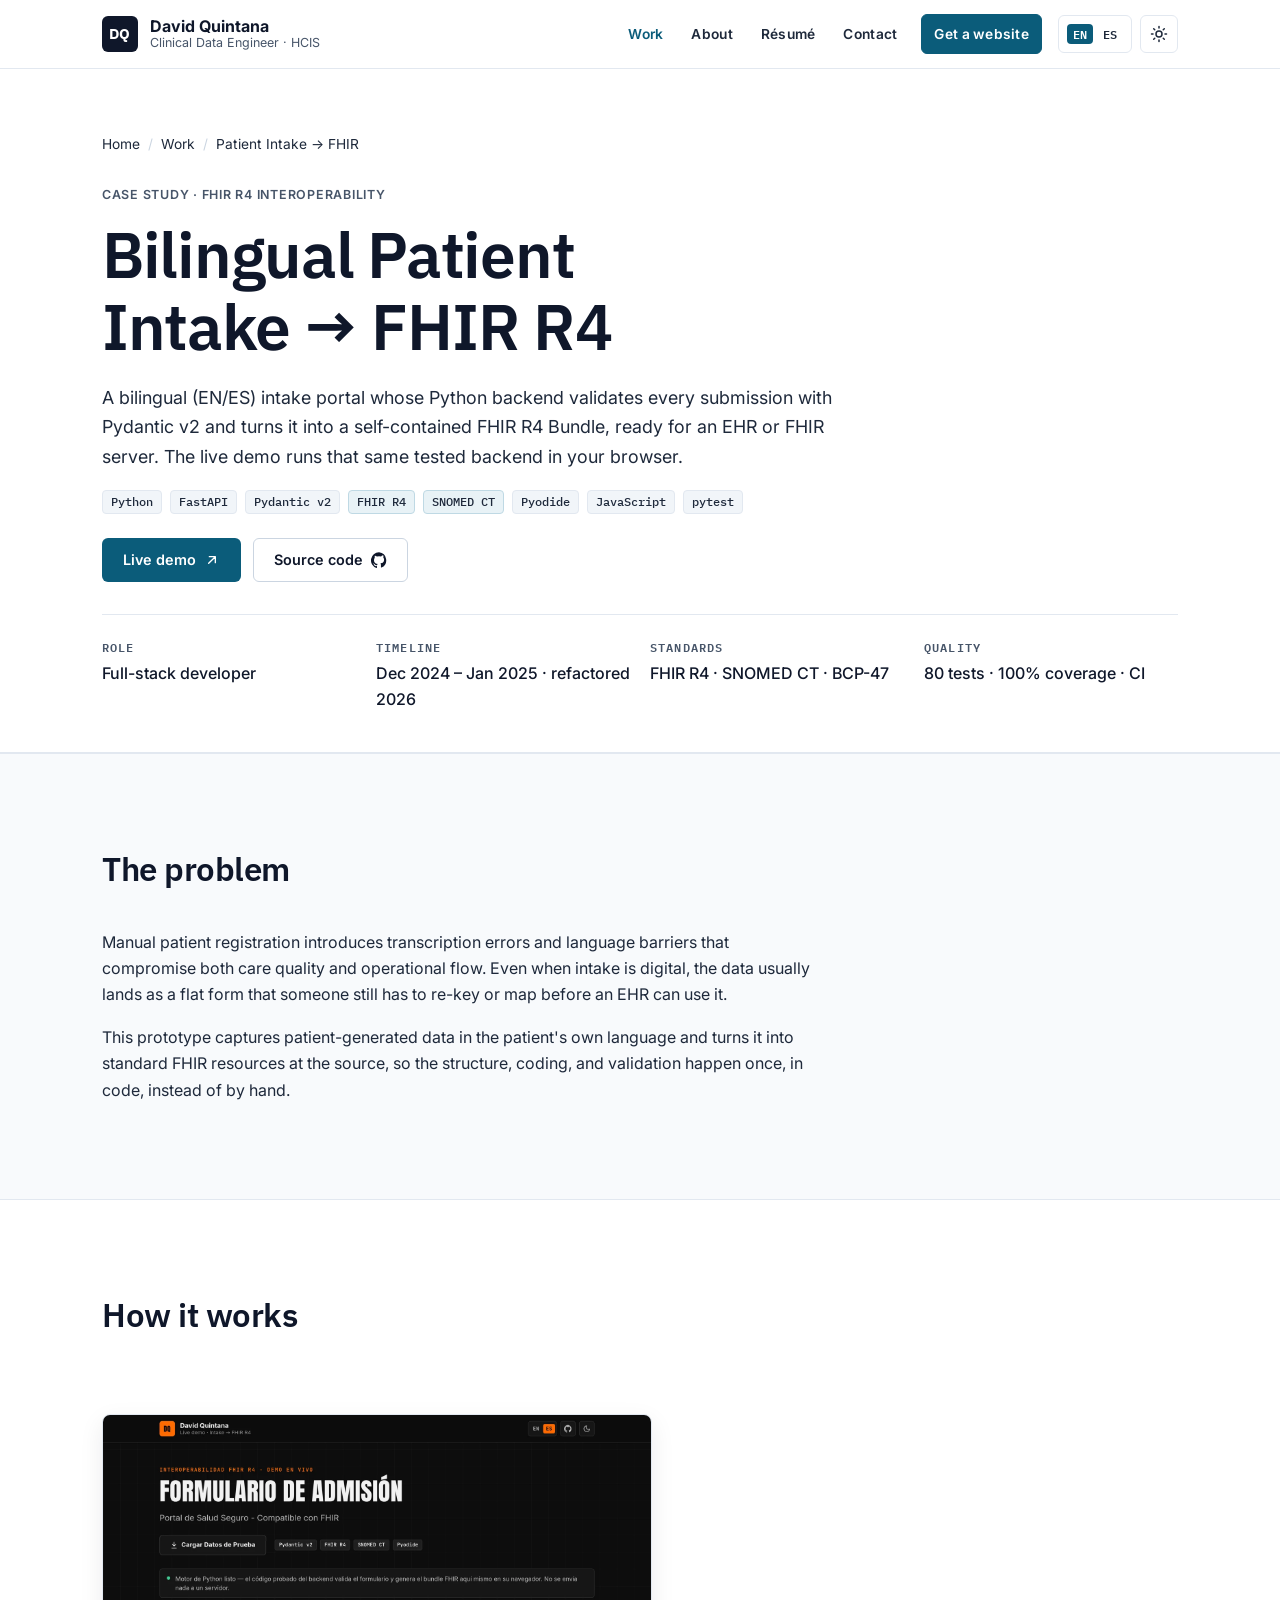
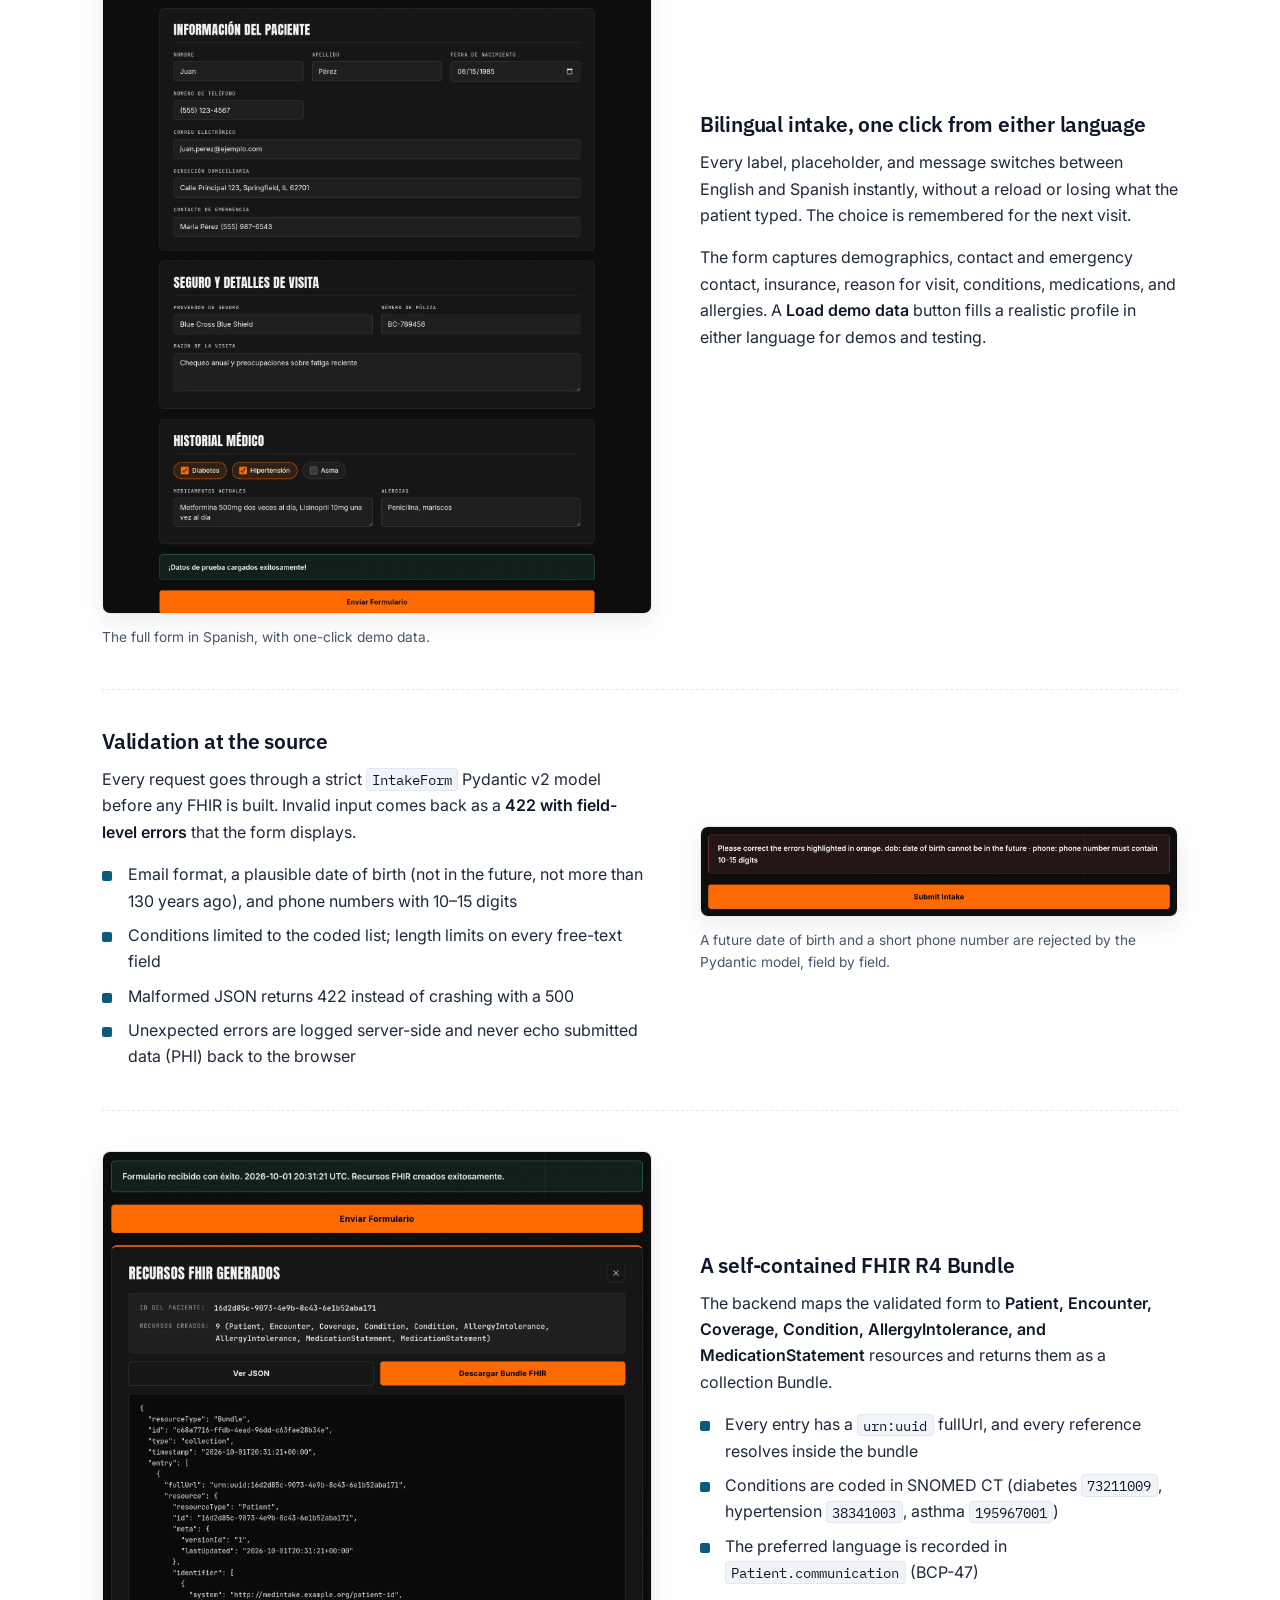
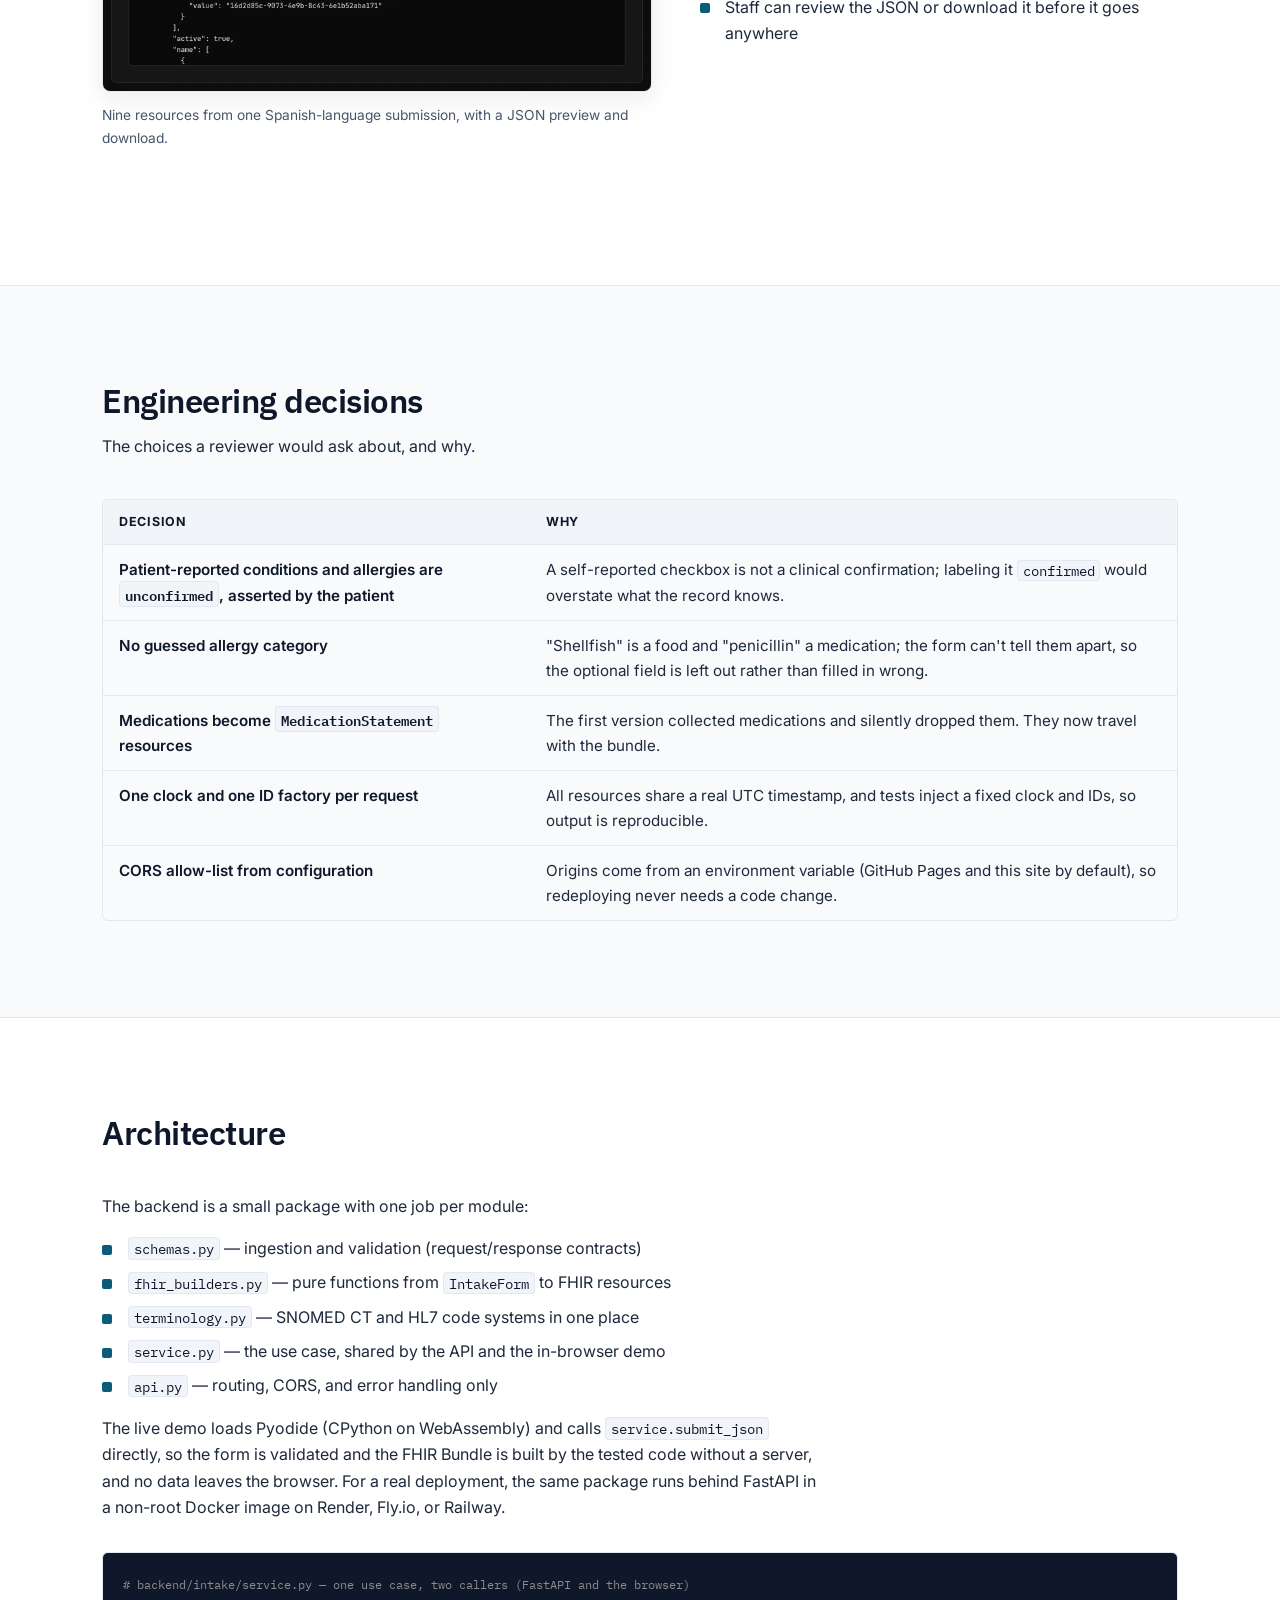
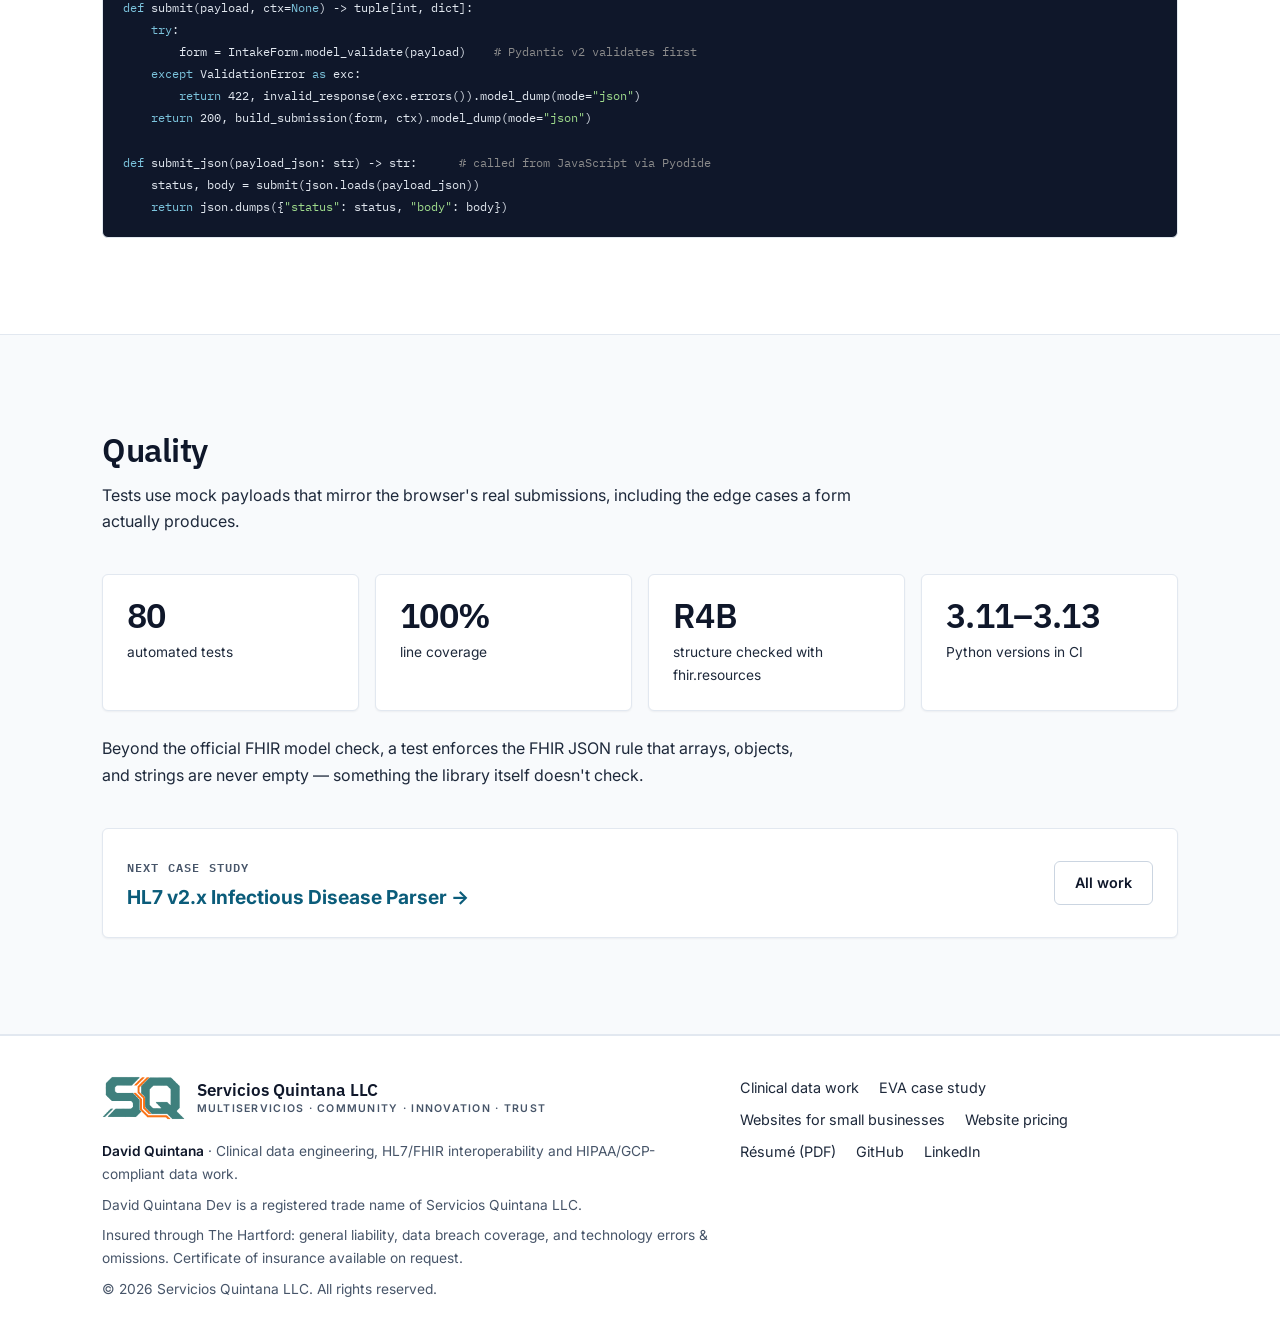
<file: intake-web-app.html>
<!DOCTYPE html>
<html lang="en" data-language="en" data-theme="light">
<head>
  <meta charset="UTF-8">
  <meta name="viewport" content="width=device-width, initial-scale=1">
  <title>Bilingual Patient Intake to FHIR R4 | David M. Quintana</title>
  <meta name="description" content="A bilingual patient intake form whose FastAPI and Pydantic v2 backend returns a validated FHIR R4 Bundle. 80 tests, 100% coverage, live demo.">
  <link rel="canonical" href="https://davidquintana.dev/intake-web-app.html">
  <meta property="og:type" content="website">
  <meta property="og:site_name" content="David Quintana">
  <meta property="og:title" content="Bilingual Patient Intake to FHIR R4 | David M. Quintana">
  <meta property="og:description" content="A bilingual patient intake form whose FastAPI and Pydantic v2 backend returns a validated FHIR R4 Bundle. 80 tests, 100% coverage, live demo.">
  <meta property="og:url" content="https://davidquintana.dev/intake-web-app.html">
  <meta property="og:image" content="https://davidquintana.dev/assets/img/og-card.png">
  <meta property="og:image:width" content="1200">
  <meta property="og:image:height" content="630">
  <meta property="og:image:alt" content="David M. Quintana, Clinical Data Engineer in Denver, CO: Python ETL, HL7 v2, FHIR R4, HIPAA and ICH-GCP">
  <meta name="twitter:card" content="summary_large_image">
  <meta name="theme-color" content="#ffffff">
  <link rel="icon" href="favicon.svg" type="image/svg+xml">
  <link rel="preconnect" href="https://fonts.googleapis.com">
  <link rel="preconnect" href="https://fonts.gstatic.com" crossorigin>
  <link rel="stylesheet" href="https://fonts.googleapis.com/css2?family=IBM+Plex+Sans:wght@500;600;700&amp;family=Inter:wght@400;500;600;700&amp;family=IBM+Plex+Mono:wght@400;500;600&amp;display=swap">
  <script>
    (function () {
      try {
        var d = document.documentElement;
        var lang = localStorage.getItem('preferred-language');
        if (lang === 'en' || lang === 'es') { d.setAttribute('data-language', lang); d.setAttribute('lang', lang); }
        var theme = localStorage.getItem('preferred-theme');
        if (theme === 'light' || theme === 'dark') { d.setAttribute('data-theme', theme); }
      } catch (e) { /* storage unavailable: defaults apply */ }
    })();
  </script>
  <link rel="stylesheet" href="styles.css">
  <script type="application/ld+json">
  {
    "@context": "https://schema.org",
    "@graph": [
      {
        "@type": "WebPage",
        "@id": "https://davidquintana.dev/intake-web-app.html#webpage",
        "url": "https://davidquintana.dev/intake-web-app.html",
        "name": "Bilingual Patient Intake to FHIR R4 case study",
        "isPartOf": {
          "@id": "https://davidquintana.dev/#website"
        },
        "inLanguage": [
          "en",
          "es"
        ]
      },
      {
        "@type": "SoftwareSourceCode",
        "name": "Bilingual Patient Intake to FHIR R4",
        "description": "Bilingual (English/Spanish) patient intake form with a FastAPI and Pydantic v2 backend that validates each submission and returns a self-contained FHIR R4 Bundle. 80 tests, 100% coverage.",
        "codeRepository": "https://github.com/dquint32/bilingual-patient-intake-fhir",
        "programmingLanguage": "Python",
        "keywords": "FHIR R4, US Core, FastAPI, Pydantic, SNOMED CT, patient intake, bilingual",
        "author": {
          "@id": "https://davidquintana.dev/#person"
        },
        "creator": {
          "@id": "https://davidquintana.dev/#person"
        },
        "url": "https://dquint32.github.io/bilingual-patient-intake-fhir/"
      },
      {
        "@type": "BreadcrumbList",
        "itemListElement": [
          {
            "@type": "ListItem",
            "position": 1,
            "name": "Home",
            "item": "https://davidquintana.dev/"
          },
          {
            "@type": "ListItem",
            "position": 2,
            "name": "Work",
            "item": "https://davidquintana.dev/hcis-portfolio.html"
          },
          {
            "@type": "ListItem",
            "position": 3,
            "name": "Patient Intake to FHIR",
            "item": "https://davidquintana.dev/intake-web-app.html"
          }
        ]
      }
    ]
  }
  </script>
</head>
<body>
<a class="skip-link" href="#main"><span data-lang="en">Skip to main content</span><span data-lang="es" lang="es">Saltar al contenido principal</span></a>
<header class="site-header">
  <div class="container header-inner">
    <a class="brand" href="index.html" aria-label="David Quintana, home">
      <span class="brand-mark" aria-hidden="true">DQ</span>
      <span class="brand-text"><span class="brand-name">David Quintana</span><span class="brand-role"><span data-lang="en">Clinical Data Engineer · HCIS</span><span data-lang="es" lang="es">Ingeniero de Datos Clínicos · HCIS</span></span></span>
    </a>
    <nav id="site-nav" class="site-nav" aria-label="Primary">
      <ul class="nav-list">
        <li><a href="hcis-portfolio.html" aria-current="page"><span data-lang="en">Work</span><span data-lang="es" lang="es">Trabajo</span></a></li>
        <li><a href="index.html#about"><span data-lang="en">About</span><span data-lang="es" lang="es">Sobre mí</span></a></li>
        <li><a href="resume.pdf" target="_blank" rel="noopener"><span data-lang="en">Résumé</span><span data-lang="es" lang="es">Currículum</span></a></li>
        <li><a href="index.html#contact"><span data-lang="en">Contact</span><span data-lang="es" lang="es">Contacto</span></a></li>
        <li><a class="nav-cta nav-cta-web" href="web-dev.html"><span data-lang="en">Get a website</span><span data-lang="es" lang="es">Pida su sitio web</span></a></li>
      </ul>
    </nav>
    <div class="header-tools">
      <button class="lang-switch" type="button" aria-label="Cambiar a español"><span class="opt opt-en">EN</span><span class="opt opt-es">ES</span></button>
      <button class="icon-btn theme-toggle" type="button" aria-pressed="false" aria-label="Switch to light theme"><svg class="icon-moon" viewBox="0 0 24 24" fill="none" stroke="currentColor" stroke-width="2" stroke-linecap="round" stroke-linejoin="round" aria-hidden="true"><path d="M21 12.79A9 9 0 1 1 11.21 3 7 7 0 0 0 21 12.79z"/></svg><svg class="icon-sun" viewBox="0 0 24 24" fill="none" stroke="currentColor" stroke-width="2" stroke-linecap="round" stroke-linejoin="round" aria-hidden="true"><circle cx="12" cy="12" r="4"/><path d="M12 2v2M12 20v2M4.93 4.93l1.41 1.41M17.66 17.66l1.41 1.41M2 12h2M20 12h2M6.34 17.66l-1.41 1.41M19.07 4.93l-1.41 1.41"/></svg></button>
      <button class="icon-btn menu-toggle" type="button" aria-controls="site-nav" aria-expanded="false" aria-label="Menu"><svg viewBox="0 0 24 24" fill="none" stroke="currentColor" stroke-width="2" stroke-linecap="round" aria-hidden="true"><path d="M4 7h16M4 12h16M4 17h16"/></svg></button>
    </div>
  </div>
</header>
<main id="main">
<section class="page-hero">
<div class="container">
<nav aria-label="Breadcrumb"><ol class="breadcrumb"><li><a href="index.html"><span data-lang="en">Home</span><span data-lang="es" lang="es">Inicio</span></a></li><li><a href="hcis-portfolio.html"><span data-lang="en">Work</span><span data-lang="es" lang="es">Trabajo</span></a></li><li aria-current="page"><span data-lang="en">Patient Intake → FHIR</span><span data-lang="es" lang="es">Admisión → FHIR</span></li></ol></nav>
<p data-lang="en" class="kicker">Case study · FHIR R4 interoperability</p>
<p data-lang="es" lang="es" class="kicker">Estudio de caso · Interoperabilidad FHIR R4</p>
<h1 data-lang="en">Bilingual Patient Intake → FHIR R4</h1>
<h1 data-lang="es" lang="es">Admisión bilingüe de pacientes → FHIR R4</h1>
<p data-lang="en" class="lead">A bilingual (EN/ES) intake portal whose Python backend validates every submission with Pydantic v2 and turns it into a self-contained FHIR R4 Bundle, ready for an EHR or FHIR server. The live demo runs that same tested backend in your browser.</p>
<p data-lang="es" lang="es" class="lead">Un portal de admisión bilingüe (EN/ES) cuyo backend de Python valida cada envío con Pydantic v2 y lo convierte en un Bundle FHIR R4 autocontenido, listo para un EHR o servidor FHIR. La demo ejecuta ese mismo backend probado en su navegador.</p>
<ul class="tags" aria-label="Technologies"><li><span class="tag">Python</span></li><li><span class="tag">FastAPI</span></li><li><span class="tag">Pydantic v2</span></li><li><span class="tag tag-std">FHIR R4</span></li><li><span class="tag tag-std">SNOMED CT</span></li><li><span class="tag">Pyodide</span></li><li><span class="tag">JavaScript</span></li><li><span class="tag">pytest</span></li></ul>
<div class="btn-row"><a class="btn btn-primary" href="https://dquint32.github.io/bilingual-patient-intake-fhir/" target="_blank" rel="noopener"><span data-lang="en">Live demo</span><span data-lang="es" lang="es">Demo en vivo</span><svg viewBox="0 0 24 24" fill="none" stroke="currentColor" stroke-width="2" stroke-linecap="round" stroke-linejoin="round" aria-hidden="true"><path d="M7 17 17 7M8 7h9v9"/></svg></a><a class="btn btn-secondary" href="https://github.com/dquint32/bilingual-patient-intake-fhir" target="_blank" rel="noopener"><span data-lang="en">Source code</span><span data-lang="es" lang="es">Código fuente</span><svg viewBox="0 0 24 24" fill="currentColor" aria-hidden="true"><path d="M12 .5a12 12 0 0 0-3.8 23.4c.6.1.8-.3.8-.6v-2.2c-3.3.7-4-1.4-4-1.4-.6-1.4-1.4-1.8-1.4-1.8-1.1-.7.1-.7.1-.7 1.2.1 1.9 1.3 1.9 1.3 1.1 1.9 2.9 1.3 3.6 1 .1-.8.4-1.3.8-1.6-2.7-.3-5.5-1.3-5.5-5.9 0-1.3.5-2.4 1.2-3.2-.1-.3-.5-1.5.1-3.2 0 0 1-.3 3.3 1.2a11.5 11.5 0 0 1 6 0C17.3 4.7 18.3 5 18.3 5c.7 1.7.3 2.9.1 3.2.8.8 1.2 1.9 1.2 3.2 0 4.6-2.8 5.6-5.5 5.9.4.4.8 1.1.8 2.2v3.3c0 .3.2.7.8.6A12 12 0 0 0 12 .5z"/></svg></a></div>
<dl class="meta-row"><div><dt><span data-lang="en">Role</span><span data-lang="es" lang="es">Rol</span></dt><dd><span data-lang="en">Full-stack developer</span><span data-lang="es" lang="es">Desarrollador full-stack</span></dd></div><div><dt><span data-lang="en">Timeline</span><span data-lang="es" lang="es">Periodo</span></dt><dd><span data-lang="en">Dec 2024 – Jan 2025 · refactored 2026</span><span data-lang="es" lang="es">Dic 2024 – ene 2025 · refactorizado 2026</span></dd></div><div><dt><span data-lang="en">Standards</span><span data-lang="es" lang="es">Estándares</span></dt><dd><span data-lang="en">FHIR R4 · SNOMED CT · BCP-47</span><span data-lang="es" lang="es">FHIR R4 · SNOMED CT · BCP-47</span></dd></div><div><dt><span data-lang="en">Quality</span><span data-lang="es" lang="es">Calidad</span></dt><dd><span data-lang="en">80 tests · 100% coverage · CI</span><span data-lang="es" lang="es">80 pruebas · 100% cobertura · CI</span></dd></div></dl>
</div>
</section>
<section class="section section-alt">
<div class="container">
<div class="section-head"><h2 data-lang="en">The problem</h2>
<h2 data-lang="es" lang="es">El problema</h2></div>
<div data-lang="en" class="prose"><p>Manual patient registration introduces transcription errors and language barriers that compromise both care quality and operational flow. Even when intake is digital, the data usually lands as a flat form that someone still has to re-key or map before an EHR can use it.</p>
<p>This prototype captures patient-generated data in the patient's own language and turns it into standard FHIR resources at the source, so the structure, coding, and validation happen once, in code, instead of by hand.</p></div>
<div data-lang="es" lang="es" class="prose"><p>El registro manual de pacientes introduce errores de transcripción y barreras de idioma que afectan la calidad de la atención y el flujo operativo. Incluso cuando la admisión es digital, los datos suelen quedar en un formulario plano que alguien debe volver a capturar o mapear antes de que un EHR pueda usarlos.</p>
<p>Este prototipo captura los datos en el idioma del propio paciente y los convierte en recursos FHIR estándar en el origen, para que la estructura, la codificación y la validación ocurran una sola vez, en código, y no a mano.</p></div>
</div>
</section>
<section class="section">
<div class="container">
<div class="section-head"><h2 data-lang="en">How it works</h2>
<h2 data-lang="es" lang="es">Cómo funciona</h2></div>
<div class="feature">
<figure>
<div class="shot"><img src="assets/img/projects/intake-form-spanish.webp" alt="Intake form in Spanish with demo data loaded" width="1600" height="2331" loading="lazy" decoding="async" class="zoomable"></div>
<figcaption data-lang="en">The full form in Spanish, with one-click demo data.</figcaption>
<figcaption data-lang="es" lang="es">El formulario completo en español, con datos de prueba en un clic.</figcaption>
</figure>
<div>
<h3 data-lang="en">Bilingual intake, one click from either language</h3>
<h3 data-lang="es" lang="es">Admisión bilingüe, a un clic de cualquier idioma</h3>
<div data-lang="en" class="prose"><p>Every label, placeholder, and message switches between English and Spanish instantly, without a reload or losing what the patient typed. The choice is remembered for the next visit.</p>
<p>The form captures demographics, contact and emergency contact, insurance, reason for visit, conditions, medications, and allergies. A <strong>Load demo data</strong> button fills a realistic profile in either language for demos and testing.</p></div>
<div data-lang="es" lang="es" class="prose"><p>Cada etiqueta, ejemplo y mensaje cambia entre inglés y español al instante, sin recargar ni perder lo que el paciente escribió. La elección se recuerda para la próxima visita.</p>
<p>El formulario captura datos demográficos, contacto y contacto de emergencia, seguro, motivo de la visita, condiciones, medicamentos y alergias. Un botón de <strong>datos de prueba</strong> llena un perfil realista en cualquiera de los dos idiomas.</p></div>
</div>
</div><div class="feature flip">
<figure>
<div class="shot"><img src="assets/img/projects/intake-validation-error.webp" alt="Server-side validation error shown in the intake form" width="1600" height="299" loading="lazy" decoding="async" class="zoomable"></div>
<figcaption data-lang="en">A future date of birth and a short phone number are rejected by the Pydantic model, field by field.</figcaption>
<figcaption data-lang="es" lang="es">El modelo Pydantic rechaza una fecha de nacimiento futura y un teléfono corto, campo por campo.</figcaption>
</figure>
<div>
<h3 data-lang="en">Validation at the source</h3>
<h3 data-lang="es" lang="es">Validación en el origen</h3>
<div data-lang="en" class="prose"><p>Every request goes through a strict <code>IntakeForm</code> Pydantic v2 model before any FHIR is built. Invalid input comes back as a <strong>422 with field-level errors</strong> that the form displays.</p>
<ul class="checklist">
<li>Email format, a plausible date of birth (not in the future, not more than 130 years ago), and phone numbers with 10–15 digits</li>
<li>Conditions limited to the coded list; length limits on every free-text field</li>
<li>Malformed JSON returns 422 instead of crashing with a 500</li>
<li>Unexpected errors are logged server-side and never echo submitted data (PHI) back to the browser</li>
</ul></div>
<div data-lang="es" lang="es" class="prose"><p>Cada solicitud pasa por un modelo <code>IntakeForm</code> estricto de Pydantic v2 antes de construir cualquier recurso FHIR. La entrada inválida regresa como un <strong>422 con errores por campo</strong> que el formulario muestra.</p>
<ul class="checklist">
<li>Formato de correo, fecha de nacimiento plausible (no futura, no mayor a 130 años) y teléfonos de 10 a 15 dígitos</li>
<li>Condiciones limitadas a la lista codificada; límites de longitud en todo texto libre</li>
<li>Un JSON mal formado devuelve 422 en lugar de fallar con 500</li>
<li>Los errores inesperados se registran en el servidor y nunca devuelven al navegador los datos enviados (PHI)</li>
</ul></div>
</div>
</div><div class="feature">
<figure>
<div class="shot"><img src="assets/img/projects/intake-fhir-bundle.webp" alt="Generated FHIR R4 bundle with JSON preview" width="1600" height="1574" loading="lazy" decoding="async" class="zoomable"></div>
<figcaption data-lang="en">Nine resources from one Spanish-language submission, with a JSON preview and download.</figcaption>
<figcaption data-lang="es" lang="es">Nueve recursos de un envío en español, con vista previa JSON y descarga.</figcaption>
</figure>
<div>
<h3 data-lang="en">A self-contained FHIR R4 Bundle</h3>
<h3 data-lang="es" lang="es">Un Bundle FHIR R4 autocontenido</h3>
<div data-lang="en" class="prose"><p>The backend maps the validated form to <strong>Patient, Encounter, Coverage, Condition, AllergyIntolerance, and MedicationStatement</strong> resources and returns them as a collection Bundle.</p>
<ul class="checklist">
<li>Every entry has a <code>urn:uuid</code> fullUrl, and every reference resolves inside the bundle</li>
<li>Conditions are coded in SNOMED CT (diabetes <code>73211009</code>, hypertension <code>38341003</code>, asthma <code>195967001</code>)</li>
<li>The preferred language is recorded in <code>Patient.communication</code> (BCP-47)</li>
<li>Staff can review the JSON or download it before it goes anywhere</li>
</ul></div>
<div data-lang="es" lang="es" class="prose"><p>El backend mapea el formulario validado a recursos <strong>Patient, Encounter, Coverage, Condition, AllergyIntolerance y MedicationStatement</strong> y los devuelve en un Bundle de tipo collection.</p>
<ul class="checklist">
<li>Cada entrada tiene un fullUrl <code>urn:uuid</code> y cada referencia se resuelve dentro del bundle</li>
<li>Las condiciones se codifican en SNOMED CT (diabetes <code>73211009</code>, hipertensión <code>38341003</code>, asma <code>195967001</code>)</li>
<li>El idioma preferido se registra en <code>Patient.communication</code> (BCP-47)</li>
<li>El personal puede revisar el JSON o descargarlo antes de enviarlo a cualquier sistema</li>
</ul></div>
</div>
</div>
</div>
</section>
<section class="section section-alt">
<div class="container">
<div class="section-head"><h2 data-lang="en">Engineering decisions</h2>
<h2 data-lang="es" lang="es">Decisiones de ingeniería</h2><p data-lang="en">The choices a reviewer would ask about, and why.</p>
<p data-lang="es" lang="es">Las decisiones que un revisor preguntaría, y por qué.</p></div>
<div class="table-wrap" tabindex="0" role="region" aria-label="Engineering decisions table"><table>
<thead><tr><th scope="col"><span data-lang="en">Decision</span><span data-lang="es" lang="es">Decisión</span></th><th scope="col"><span data-lang="en">Why</span><span data-lang="es" lang="es">Por qué</span></th></tr></thead>
<tbody><tr><td><strong><span data-lang="en">Patient-reported conditions and allergies are <code>unconfirmed</code>, asserted by the patient</span><span data-lang="es" lang="es">Condiciones y alergias reportadas por el paciente quedan como <code>unconfirmed</code>, afirmadas por el paciente</span></strong></td><td><span data-lang="en">A self-reported checkbox is not a clinical confirmation; labeling it <code>confirmed</code> would overstate what the record knows.</span><span data-lang="es" lang="es">Una casilla marcada por el paciente no es una confirmación clínica; marcarla como <code>confirmed</code> exageraría lo que sabe el registro.</span></td></tr><tr><td><strong><span data-lang="en">No guessed allergy category</span><span data-lang="es" lang="es">Sin adivinar la categoría de alergia</span></strong></td><td><span data-lang="en">"Shellfish" is a food and "penicillin" a medication; the form can't tell them apart, so the optional field is left out rather than filled in wrong.</span><span data-lang="es" lang="es">"Mariscos" es un alimento y "penicilina" un medicamento; el formulario no puede distinguirlos, así que el campo opcional se omite en lugar de llenarse mal.</span></td></tr><tr><td><strong><span data-lang="en">Medications become <code>MedicationStatement</code> resources</span><span data-lang="es" lang="es">Los medicamentos se vuelven recursos <code>MedicationStatement</code></span></strong></td><td><span data-lang="en">The first version collected medications and silently dropped them. They now travel with the bundle.</span><span data-lang="es" lang="es">La primera versión recogía los medicamentos y los descartaba sin avisar. Ahora viajan con el bundle.</span></td></tr><tr><td><strong><span data-lang="en">One clock and one ID factory per request</span><span data-lang="es" lang="es">Un reloj y un generador de IDs por solicitud</span></strong></td><td><span data-lang="en">All resources share a real UTC timestamp, and tests inject a fixed clock and IDs, so output is reproducible.</span><span data-lang="es" lang="es">Todos los recursos comparten una marca de tiempo UTC real, y las pruebas inyectan un reloj e IDs fijos para que el resultado sea reproducible.</span></td></tr><tr><td><strong><span data-lang="en">CORS allow-list from configuration</span><span data-lang="es" lang="es">Lista CORS desde la configuración</span></strong></td><td><span data-lang="en">Origins come from an environment variable (GitHub Pages and this site by default), so redeploying never needs a code change.</span><span data-lang="es" lang="es">Los orígenes vienen de una variable de entorno (GitHub Pages y este sitio por defecto), así que desplegar nunca requiere cambiar código.</span></td></tr></tbody>
</table></div>
</div>
</section>
<section class="section">
<div class="container">
<div>
<div class="section-head"><h2 data-lang="en">Architecture</h2>
<h2 data-lang="es" lang="es">Arquitectura</h2></div>
<div data-lang="en" class="prose"><p>The backend is a small package with one job per module:</p>
<ul class="checklist">
<li><code>schemas.py</code> — ingestion and validation (request/response contracts)</li>
<li><code>fhir_builders.py</code> — pure functions from <code>IntakeForm</code> to FHIR resources</li>
<li><code>terminology.py</code> — SNOMED CT and HL7 code systems in one place</li>
<li><code>service.py</code> — the use case, shared by the API and the in-browser demo</li>
<li><code>api.py</code> — routing, CORS, and error handling only</li>
</ul>
<p>The live demo loads Pyodide (CPython on WebAssembly) and calls <code>service.submit_json</code> directly, so the form is validated and the FHIR Bundle is built by the tested code without a server, and no data leaves the browser. For a real deployment, the same package runs behind FastAPI in a non-root Docker image on Render, Fly.io, or Railway.</p></div>
<div data-lang="es" lang="es" class="prose"><p>El backend es un paquete pequeño con una responsabilidad por módulo:</p>
<ul class="checklist">
<li><code>schemas.py</code> — ingesta y validación (contratos de entrada y salida)</li>
<li><code>fhir_builders.py</code> — funciones puras de <code>IntakeForm</code> a recursos FHIR</li>
<li><code>terminology.py</code> — sistemas de códigos SNOMED CT y HL7 en un solo lugar</li>
<li><code>service.py</code> — el caso de uso, compartido por la API y la demo en el navegador</li>
<li><code>api.py</code> — solo rutas, CORS y manejo de errores</li>
</ul>
<p>La demo carga Pyodide (CPython en WebAssembly) y llama directamente a <code>service.submit_json</code>, así que el formulario se valida y el Bundle FHIR se genera con el código probado, sin servidor y sin que los datos salgan del navegador. Para un despliegue real, el mismo paquete corre detrás de FastAPI en una imagen Docker sin privilegios en Render, Fly.io o Railway.</p></div>
<pre class="code-block mt-8" tabindex="0" aria-label="Python code for the shared submit use case"><code><span class="c"># backend/intake/service.py — one use case, two callers (FastAPI and the browser)</span>
<span class="k">def</span> submit(payload, ctx=<span class="k">None</span>) -> tuple[int, dict]:
    <span class="k">try</span>:
        form = IntakeForm.model_validate(payload)    <span class="c"># Pydantic v2 validates first</span>
    <span class="k">except</span> ValidationError <span class="k">as</span> exc:
        <span class="k">return</span> 422, invalid_response(exc.errors()).model_dump(mode=<span class="s">"json"</span>)
    <span class="k">return</span> 200, build_submission(form, ctx).model_dump(mode=<span class="s">"json"</span>)

<span class="k">def</span> submit_json(payload_json: str) -> str:      <span class="c"># called from JavaScript via Pyodide</span>
    status, body = submit(json.loads(payload_json))
    <span class="k">return</span> json.dumps({<span class="s">"status"</span>: status, <span class="s">"body"</span>: body})</code></pre>
</div>
</div>
</section>
<section class="section section-alt">
<div class="container">
<div class="section-head"><h2 data-lang="en">Quality</h2>
<h2 data-lang="es" lang="es">Calidad</h2><p data-lang="en">Tests use mock payloads that mirror the browser's real submissions, including the edge cases a form actually produces.</p>
<p data-lang="es" lang="es">Las pruebas usan cargas simuladas que reflejan los envíos reales del navegador, incluidos los casos límite que produce un formulario.</p></div>
<div class="stats"><div class="stat"><span class="stat-num">80</span><span class="stat-label"><span data-lang="en">automated tests</span><span data-lang="es" lang="es">pruebas automatizadas</span></span></div><div class="stat"><span class="stat-num">100%</span><span class="stat-label"><span data-lang="en">line coverage</span><span data-lang="es" lang="es">cobertura de líneas</span></span></div><div class="stat"><span class="stat-num">R4B</span><span class="stat-label"><span data-lang="en">structure checked with fhir.resources</span><span data-lang="es" lang="es">estructura verificada con fhir.resources</span></span></div><div class="stat"><span class="stat-num">3.11–3.13</span><span class="stat-label"><span data-lang="en">Python versions in CI</span><span data-lang="es" lang="es">versiones de Python en CI</span></span></div></div>
<p data-lang="en" class="prose mt-6">Beyond the official FHIR model check, a test enforces the FHIR JSON rule that arrays, objects, and strings are never empty — something the library itself doesn't check.</p>
<p data-lang="es" lang="es" class="prose mt-6">Además de la verificación con los modelos FHIR oficiales, una prueba aplica la regla de FHIR JSON de que los arreglos, objetos y cadenas nunca están vacíos — algo que la propia librería no revisa.</p>
<div class="mt-10"><div class="card next-project">
<div><span class="label"><span data-lang="en">Next case study</span><span data-lang="es" lang="es">Siguiente estudio de caso</span></span><a class="title" href="hl7-parser.html"><span data-lang="en">HL7 v2.x Infectious Disease Parser</span><span data-lang="es" lang="es">Analizador HL7 v2.x de enfermedades infecciosas</span> →</a></div>
<a class="btn btn-secondary" href="hcis-portfolio.html"><span data-lang="en">All work</span><span data-lang="es" lang="es">Todo el trabajo</span></a>
</div></div>
</div>
</section>
</main>
<footer class="site-footer">
  <div class="container footer-grid">
    <div>
      <a class="footer-company" href="https://serviciosquintana.com" target="_blank" rel="noopener"><img src="assets/img/sq-mark.webp" alt="" width="522" height="278" loading="lazy" decoding="async"><span class="footer-company-text"><span class="footer-company-name">Servicios Quintana LLC</span><span class="footer-company-tag">Multiservicios · Community · Innovation · Trust</span></span><span class="visually-hidden"> (opens in a new tab)</span></a>
      <p><strong>David Quintana</strong> · <span data-lang="en">Clinical data engineering, HL7/FHIR interoperability and HIPAA/GCP-compliant data work.</span><span data-lang="es" lang="es">Ingeniería de datos clínicos, interoperabilidad HL7/FHIR y trabajo de datos conforme a HIPAA/GCP.</span></p>
      <p><span data-lang="en">David Quintana Dev is a registered trade name of Servicios Quintana LLC.</span><span data-lang="es" lang="es">David Quintana Dev es un nombre comercial registrado de Servicios Quintana LLC.</span></p>
      <p><span data-lang="en">Insured through The Hartford: general liability, data breach coverage, and technology errors &amp; omissions. Certificate of insurance available on request.</span><span data-lang="es" lang="es">Asegurado con The Hartford: responsabilidad civil general, cobertura por filtración de datos y errores y omisiones tecnológicos. Certificado de seguro disponible a petición.</span></p>
      
      <p>© <span data-year>2026</span> Servicios Quintana LLC. <span data-lang="en">All rights reserved.</span><span data-lang="es" lang="es">Todos los derechos reservados.</span></p>
    </div>
    <nav aria-label="Footer">
      <ul class="footer-links">
        <li><a href="hcis-portfolio.html"><span data-lang="en">Clinical data work</span><span data-lang="es" lang="es">Trabajo en datos clínicos</span></a></li>
        <li><a href="eva-ctms-case-study.html"><span data-lang="en">EVA case study</span><span data-lang="es" lang="es">Caso EVA</span></a></li>
        <li><a href="web-dev.html"><span data-lang="en">Websites for small businesses</span><span data-lang="es" lang="es">Sitios web para pequeños negocios</span></a></li>
        <li><a href="pricing.html"><span data-lang="en">Website pricing</span><span data-lang="es" lang="es">Precios de sitios web</span></a></li>
        <li><a href="resume.pdf" target="_blank" rel="noopener"><span data-lang="en">Résumé (PDF)</span><span data-lang="es" lang="es">Currículum (PDF)</span></a></li>
        <li><a href="https://github.com/dquint32" target="_blank" rel="noopener">GitHub</a></li>
        <li><a href="https://www.linkedin.com/in/quintanadm95" target="_blank" rel="noopener">LinkedIn</a></li>
      </ul>
    </nav>
  </div>
</footer>
<button class="icon-btn back-to-top" type="button" aria-label="Back to top"><svg viewBox="0 0 24 24" fill="none" stroke="currentColor" stroke-width="2" stroke-linecap="round" stroke-linejoin="round" aria-hidden="true"><path d="m18 15-6-6-6 6"/></svg></button>
<script src="main.js" defer></script>
</body>
</html>
</file>
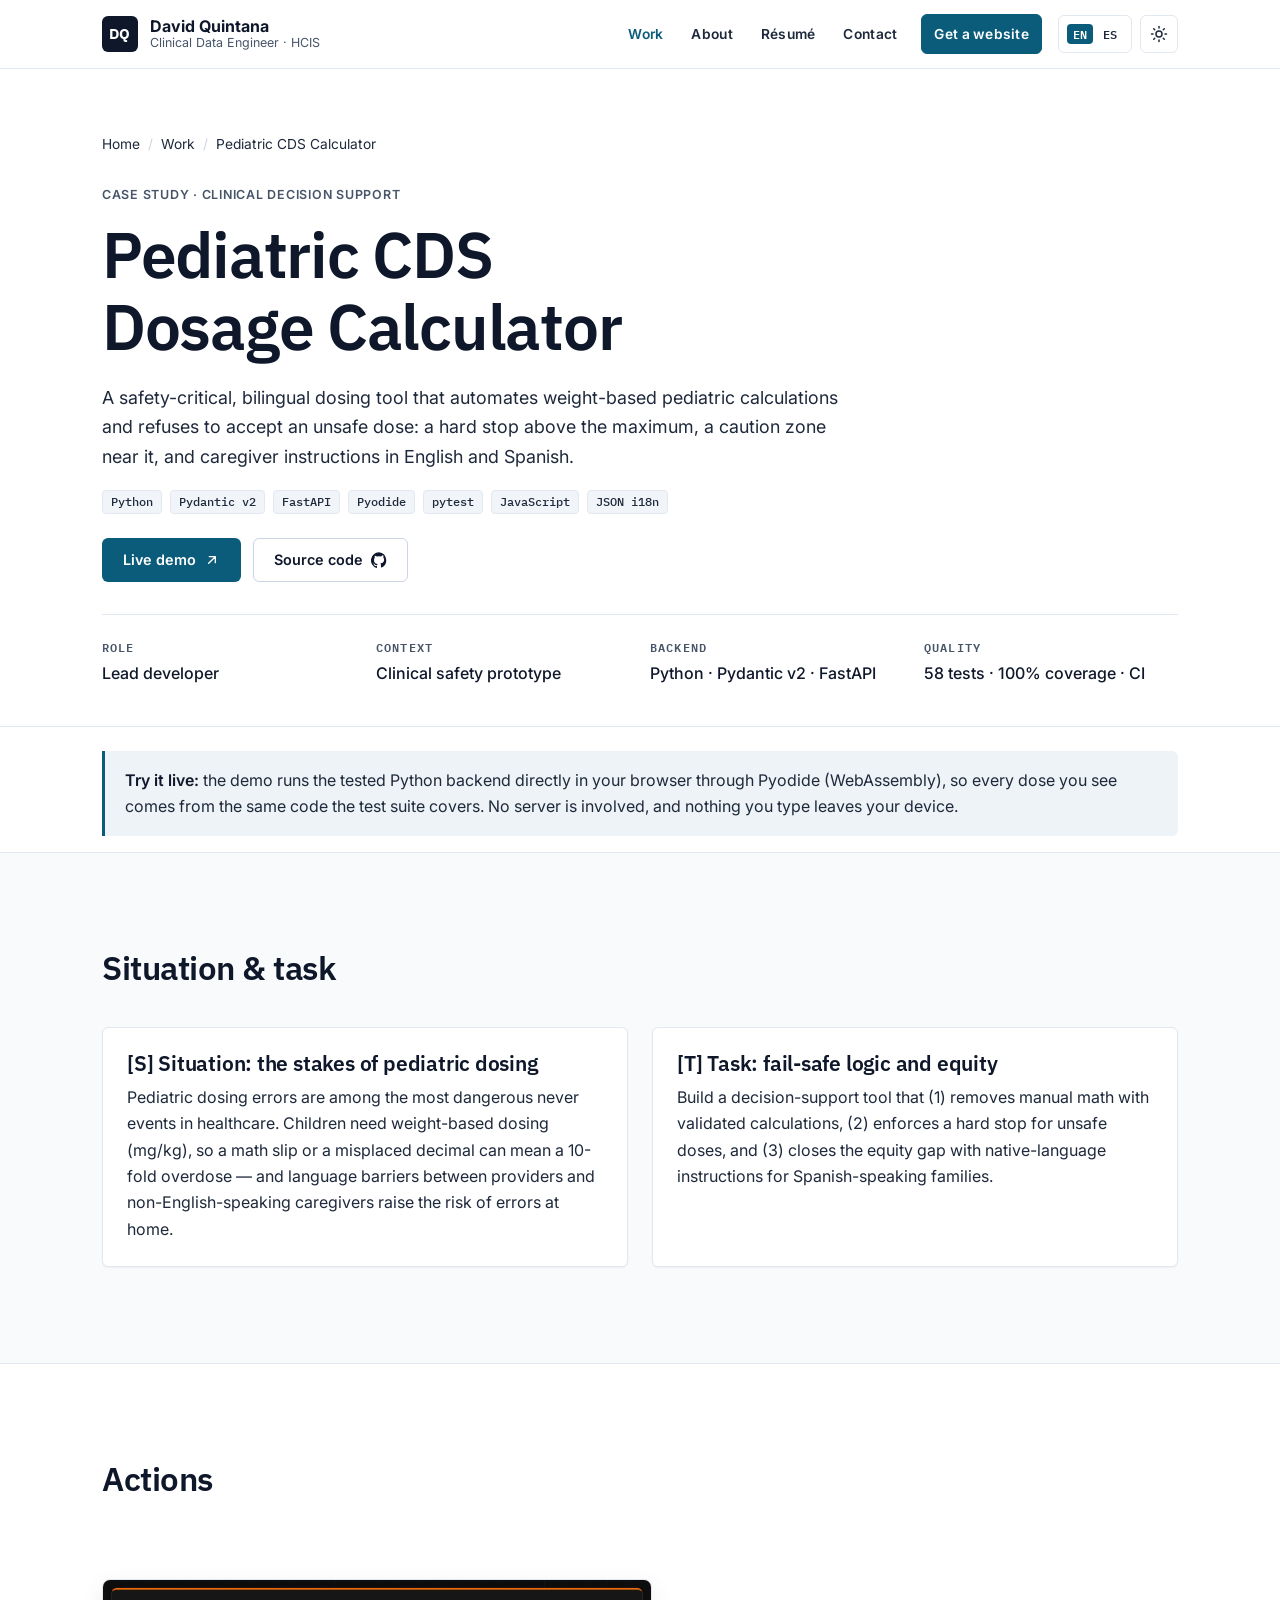
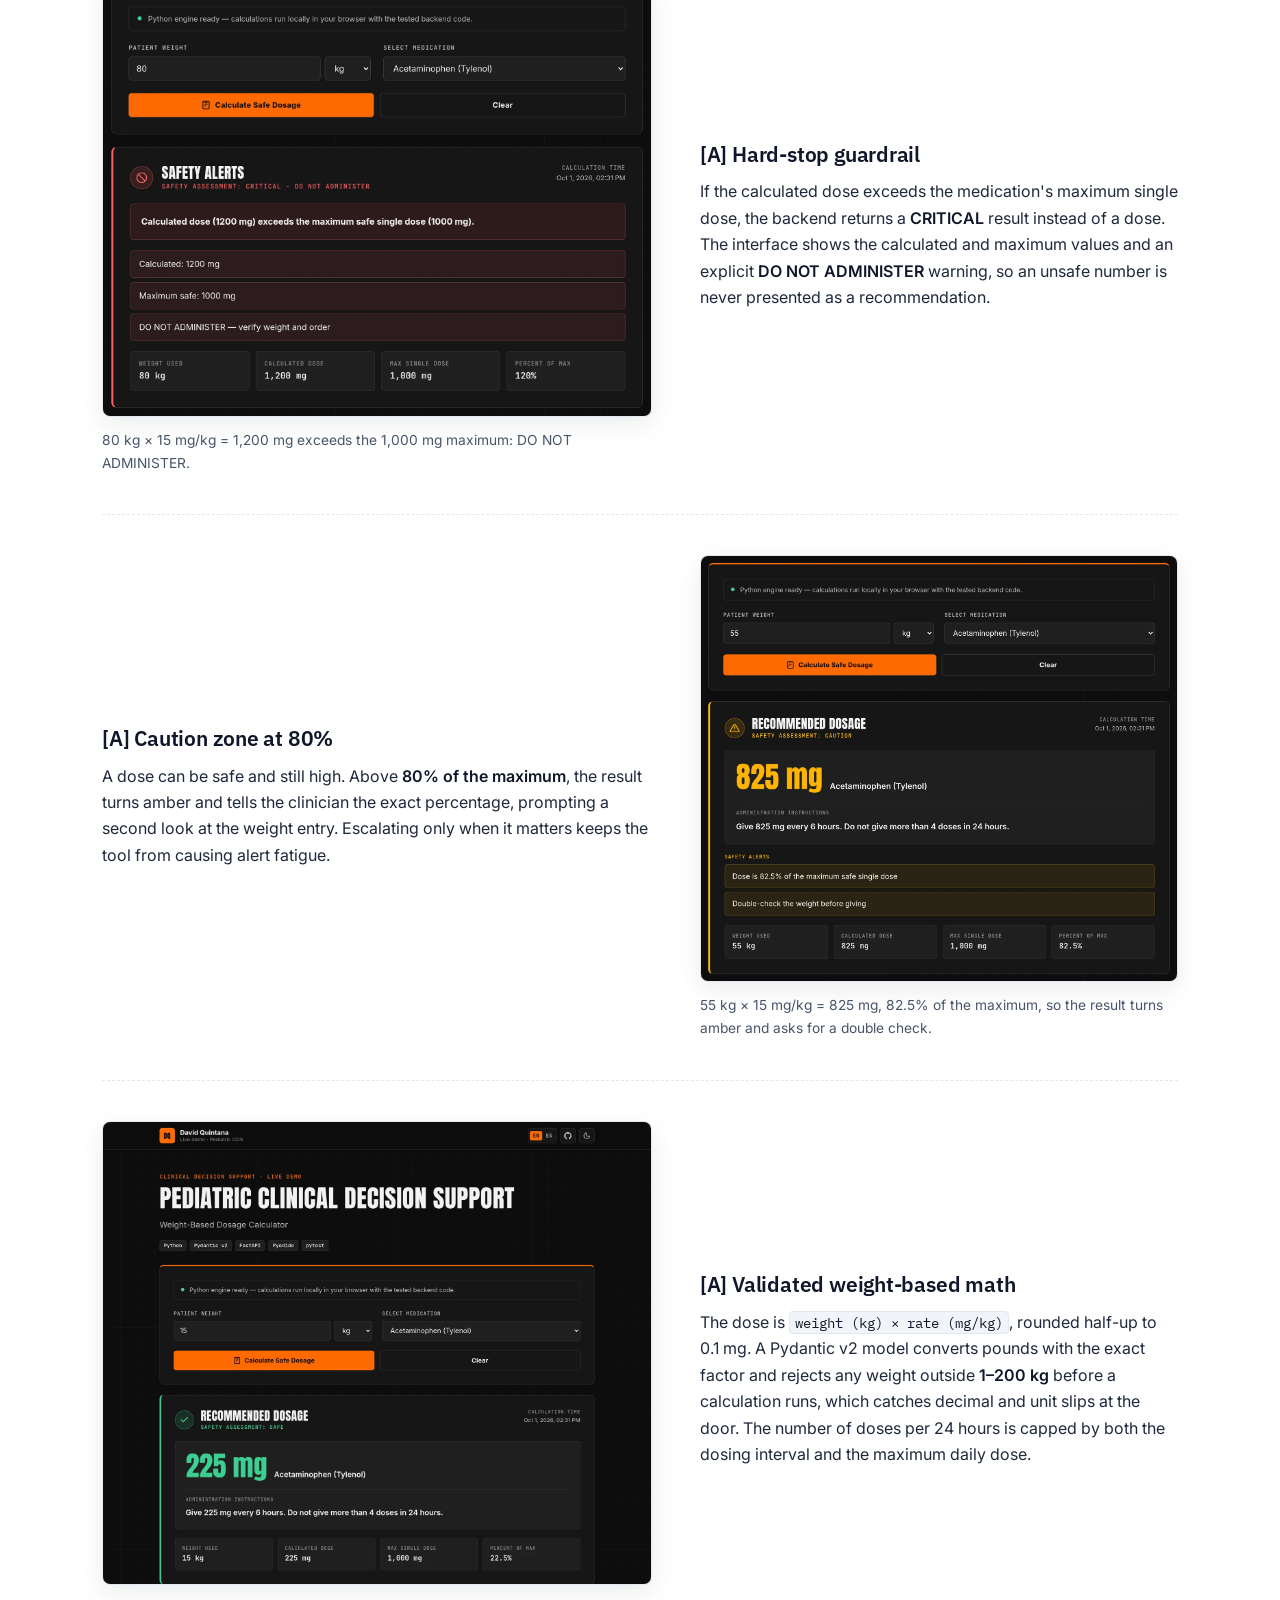
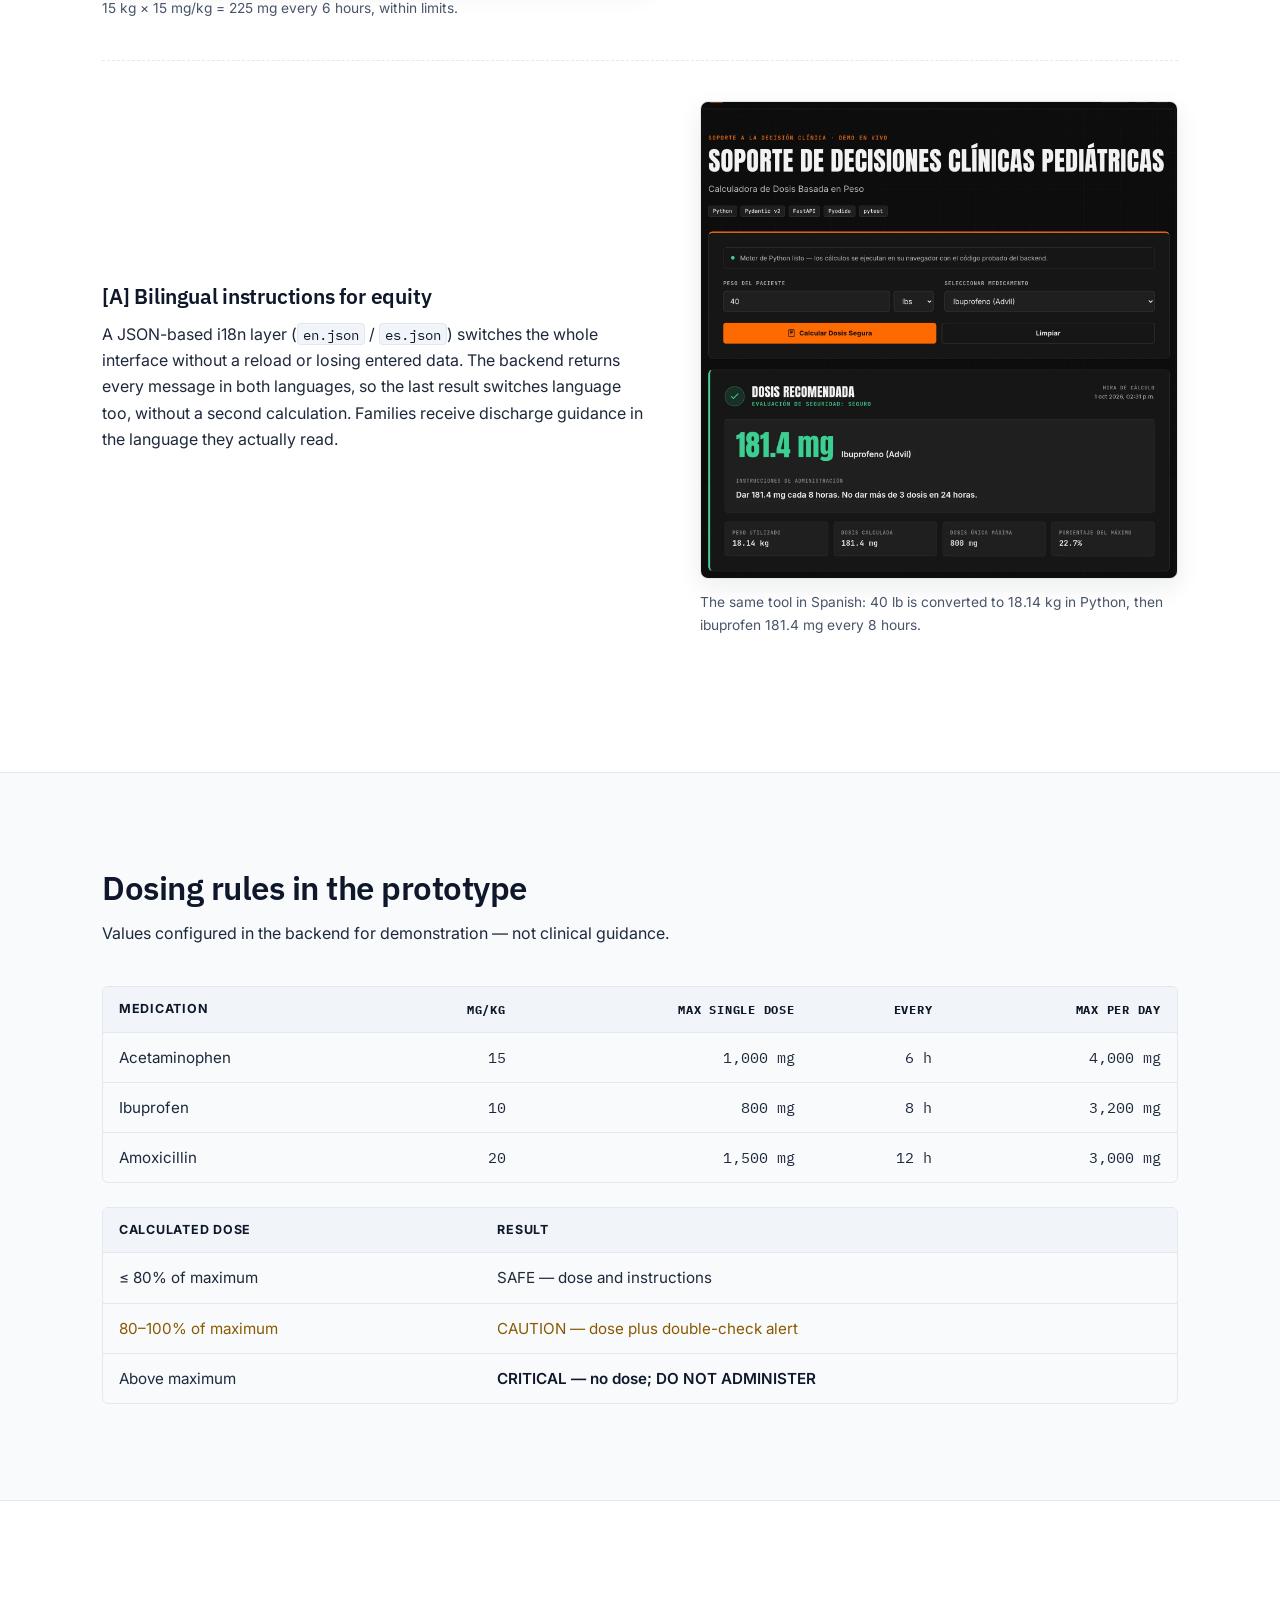
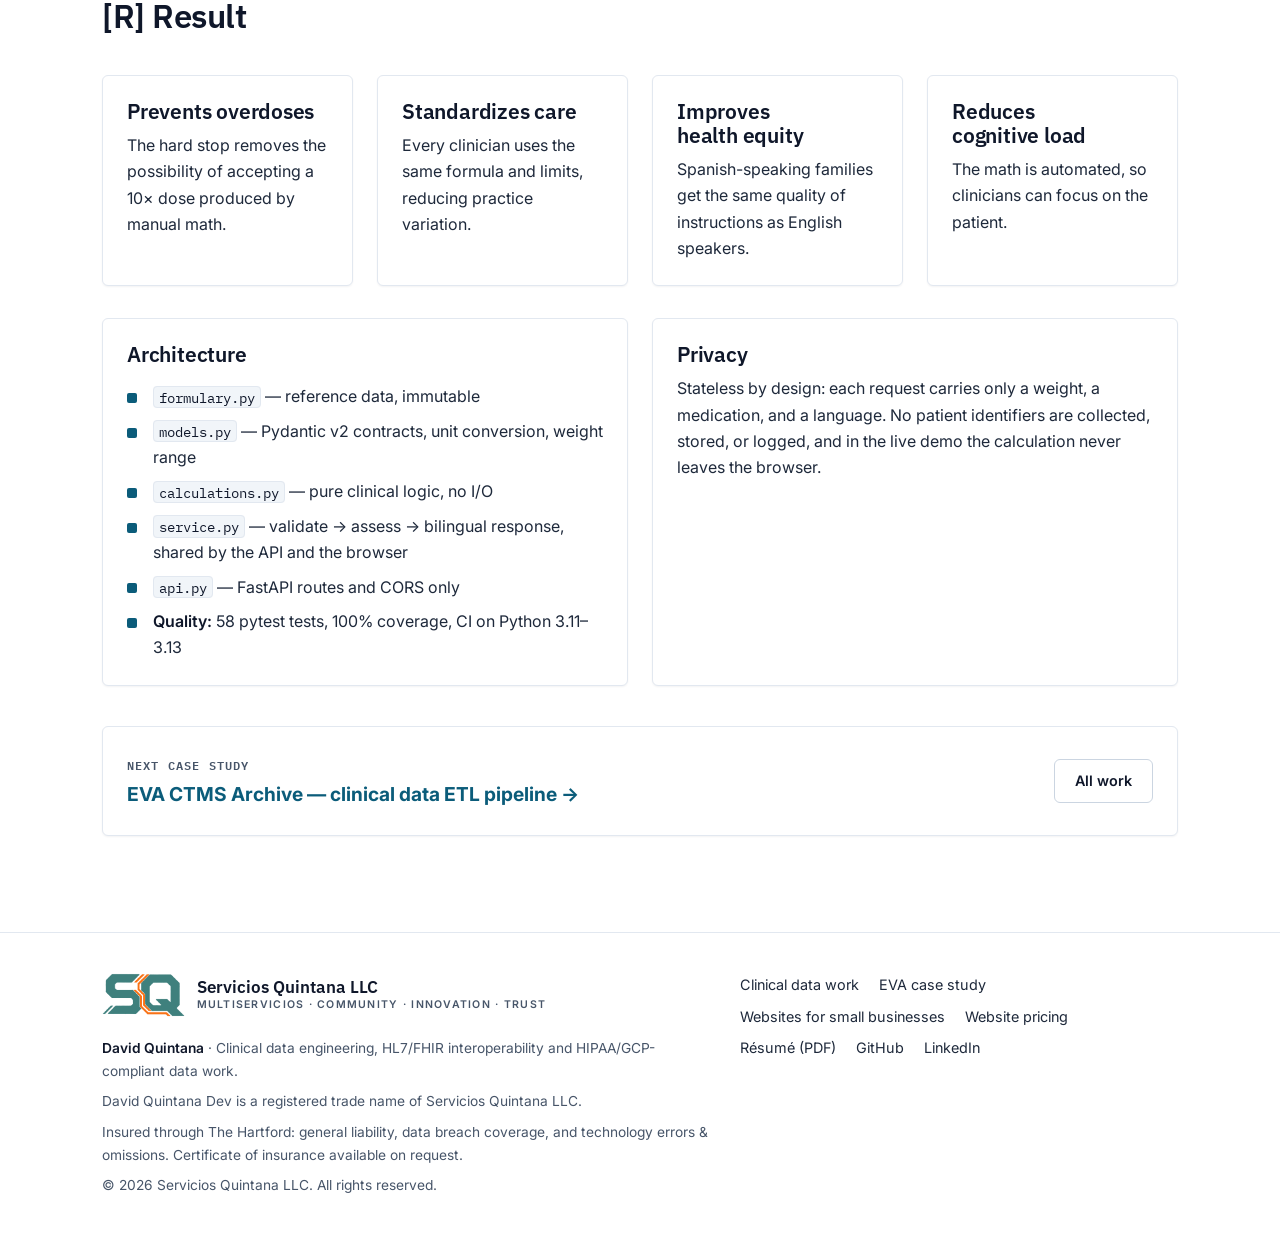
<file: pediatric-cds-calculator.html>
<!DOCTYPE html>
<html lang="en" data-language="en" data-theme="light">
<head>
  <meta charset="UTF-8">
  <meta name="viewport" content="width=device-width, initial-scale=1">
  <title>Pediatric Dosage Calculator (CDS) | David M. Quintana</title>
  <meta name="description" content="A bilingual pediatric clinical decision support tool: weight-based dosing, a hard stop above the maximum dose, and an 80% caution threshold. Live demo.">
  <link rel="canonical" href="https://davidquintana.dev/pediatric-cds-calculator.html">
  <meta property="og:type" content="website">
  <meta property="og:site_name" content="David Quintana">
  <meta property="og:title" content="Pediatric Dosage Calculator (CDS) | David M. Quintana">
  <meta property="og:description" content="A bilingual pediatric clinical decision support tool: weight-based dosing, a hard stop above the maximum dose, and an 80% caution threshold. Live demo.">
  <meta property="og:url" content="https://davidquintana.dev/pediatric-cds-calculator.html">
  <meta property="og:image" content="https://davidquintana.dev/assets/img/og-card.png">
  <meta property="og:image:width" content="1200">
  <meta property="og:image:height" content="630">
  <meta property="og:image:alt" content="David M. Quintana, Clinical Data Engineer in Denver, CO: Python ETL, HL7 v2, FHIR R4, HIPAA and ICH-GCP">
  <meta name="twitter:card" content="summary_large_image">
  <meta name="theme-color" content="#ffffff">
  <link rel="icon" href="favicon.svg" type="image/svg+xml">
  <link rel="preconnect" href="https://fonts.googleapis.com">
  <link rel="preconnect" href="https://fonts.gstatic.com" crossorigin>
  <link rel="stylesheet" href="https://fonts.googleapis.com/css2?family=IBM+Plex+Sans:wght@500;600;700&amp;family=Inter:wght@400;500;600;700&amp;family=IBM+Plex+Mono:wght@400;500;600&amp;display=swap">
  <script>
    (function () {
      try {
        var d = document.documentElement;
        var lang = localStorage.getItem('preferred-language');
        if (lang === 'en' || lang === 'es') { d.setAttribute('data-language', lang); d.setAttribute('lang', lang); }
        var theme = localStorage.getItem('preferred-theme');
        if (theme === 'light' || theme === 'dark') { d.setAttribute('data-theme', theme); }
      } catch (e) { /* storage unavailable: defaults apply */ }
    })();
  </script>
  <link rel="stylesheet" href="styles.css">
  <script type="application/ld+json">
  {
    "@context": "https://schema.org",
    "@graph": [
      {
        "@type": "WebPage",
        "@id": "https://davidquintana.dev/pediatric-cds-calculator.html#webpage",
        "url": "https://davidquintana.dev/pediatric-cds-calculator.html",
        "name": "Pediatric CDS Dosage Calculator case study",
        "isPartOf": {
          "@id": "https://davidquintana.dev/#website"
        },
        "inLanguage": [
          "en",
          "es"
        ]
      },
      {
        "@type": "SoftwareSourceCode",
        "name": "Pediatric CDS Dosage Calculator",
        "description": "Bilingual pediatric clinical decision support tool with weight-based dosing, a hard stop above the maximum single dose, an 80% caution threshold and caregiver instructions in English and Spanish. 58 tests, 100% coverage.",
        "codeRepository": "https://github.com/dquint32/bilingual-pediatric-CDS-dosage-calculator",
        "programmingLanguage": "Python",
        "keywords": "clinical decision support, pediatric dosing, patient safety, FastAPI, Pydantic, Pyodide",
        "author": {
          "@id": "https://davidquintana.dev/#person"
        },
        "creator": {
          "@id": "https://davidquintana.dev/#person"
        },
        "url": "https://dquint32.github.io/bilingual-pediatric-CDS-dosage-calculator/"
      },
      {
        "@type": "BreadcrumbList",
        "itemListElement": [
          {
            "@type": "ListItem",
            "position": 1,
            "name": "Home",
            "item": "https://davidquintana.dev/"
          },
          {
            "@type": "ListItem",
            "position": 2,
            "name": "Work",
            "item": "https://davidquintana.dev/hcis-portfolio.html"
          },
          {
            "@type": "ListItem",
            "position": 3,
            "name": "Pediatric CDS Calculator",
            "item": "https://davidquintana.dev/pediatric-cds-calculator.html"
          }
        ]
      }
    ]
  }
  </script>
</head>
<body>
<a class="skip-link" href="#main"><span data-lang="en">Skip to main content</span><span data-lang="es" lang="es">Saltar al contenido principal</span></a>
<header class="site-header">
  <div class="container header-inner">
    <a class="brand" href="index.html" aria-label="David Quintana, home">
      <span class="brand-mark" aria-hidden="true">DQ</span>
      <span class="brand-text"><span class="brand-name">David Quintana</span><span class="brand-role"><span data-lang="en">Clinical Data Engineer · HCIS</span><span data-lang="es" lang="es">Ingeniero de Datos Clínicos · HCIS</span></span></span>
    </a>
    <nav id="site-nav" class="site-nav" aria-label="Primary">
      <ul class="nav-list">
        <li><a href="hcis-portfolio.html" aria-current="page"><span data-lang="en">Work</span><span data-lang="es" lang="es">Trabajo</span></a></li>
        <li><a href="index.html#about"><span data-lang="en">About</span><span data-lang="es" lang="es">Sobre mí</span></a></li>
        <li><a href="resume.pdf" target="_blank" rel="noopener"><span data-lang="en">Résumé</span><span data-lang="es" lang="es">Currículum</span></a></li>
        <li><a href="index.html#contact"><span data-lang="en">Contact</span><span data-lang="es" lang="es">Contacto</span></a></li>
        <li><a class="nav-cta nav-cta-web" href="web-dev.html"><span data-lang="en">Get a website</span><span data-lang="es" lang="es">Pida su sitio web</span></a></li>
      </ul>
    </nav>
    <div class="header-tools">
      <button class="lang-switch" type="button" aria-label="Cambiar a español"><span class="opt opt-en">EN</span><span class="opt opt-es">ES</span></button>
      <button class="icon-btn theme-toggle" type="button" aria-pressed="false" aria-label="Switch to light theme"><svg class="icon-moon" viewBox="0 0 24 24" fill="none" stroke="currentColor" stroke-width="2" stroke-linecap="round" stroke-linejoin="round" aria-hidden="true"><path d="M21 12.79A9 9 0 1 1 11.21 3 7 7 0 0 0 21 12.79z"/></svg><svg class="icon-sun" viewBox="0 0 24 24" fill="none" stroke="currentColor" stroke-width="2" stroke-linecap="round" stroke-linejoin="round" aria-hidden="true"><circle cx="12" cy="12" r="4"/><path d="M12 2v2M12 20v2M4.93 4.93l1.41 1.41M17.66 17.66l1.41 1.41M2 12h2M20 12h2M6.34 17.66l-1.41 1.41M19.07 4.93l-1.41 1.41"/></svg></button>
      <button class="icon-btn menu-toggle" type="button" aria-controls="site-nav" aria-expanded="false" aria-label="Menu"><svg viewBox="0 0 24 24" fill="none" stroke="currentColor" stroke-width="2" stroke-linecap="round" aria-hidden="true"><path d="M4 7h16M4 12h16M4 17h16"/></svg></button>
    </div>
  </div>
</header>
<main id="main">
<section class="page-hero">
<div class="container">
<nav aria-label="Breadcrumb"><ol class="breadcrumb"><li><a href="index.html"><span data-lang="en">Home</span><span data-lang="es" lang="es">Inicio</span></a></li><li><a href="hcis-portfolio.html"><span data-lang="en">Work</span><span data-lang="es" lang="es">Trabajo</span></a></li><li aria-current="page"><span data-lang="en">Pediatric CDS Calculator</span><span data-lang="es" lang="es">Calculadora CDS pediátrica</span></li></ol></nav>
<p data-lang="en" class="kicker">Case study · Clinical decision support</p>
<p data-lang="es" lang="es" class="kicker">Estudio de caso · Soporte a la decisión clínica</p>
<h1 data-lang="en">Pediatric CDS Dosage Calculator</h1>
<h1 data-lang="es" lang="es">Calculadora pediátrica de dosis (CDS)</h1>
<p data-lang="en" class="lead">A safety-critical, bilingual dosing tool that automates weight-based pediatric calculations and refuses to accept an unsafe dose: a hard stop above the maximum, a caution zone near it, and caregiver instructions in English and Spanish.</p>
<p data-lang="es" lang="es" class="lead">Una herramienta de dosificación bilingüe y crítica para la seguridad que automatiza cálculos pediátricos por peso y se niega a aceptar una dosis insegura: parada estricta sobre el máximo, zona de precaución cerca de él e instrucciones en inglés y español.</p>
<ul class="tags" aria-label="Technologies"><li><span class="tag">Python</span></li><li><span class="tag">Pydantic v2</span></li><li><span class="tag">FastAPI</span></li><li><span class="tag">Pyodide</span></li><li><span class="tag">pytest</span></li><li><span class="tag">JavaScript</span></li><li><span class="tag">JSON i18n</span></li></ul>
<div class="btn-row"><a class="btn btn-primary" href="https://dquint32.github.io/bilingual-pediatric-CDS-dosage-calculator/" target="_blank" rel="noopener"><span data-lang="en">Live demo</span><span data-lang="es" lang="es">Demo en vivo</span><svg viewBox="0 0 24 24" fill="none" stroke="currentColor" stroke-width="2" stroke-linecap="round" stroke-linejoin="round" aria-hidden="true"><path d="M7 17 17 7M8 7h9v9"/></svg></a><a class="btn btn-secondary" href="https://github.com/dquint32/bilingual-pediatric-CDS-dosage-calculator" target="_blank" rel="noopener"><span data-lang="en">Source code</span><span data-lang="es" lang="es">Código fuente</span><svg viewBox="0 0 24 24" fill="currentColor" aria-hidden="true"><path d="M12 .5a12 12 0 0 0-3.8 23.4c.6.1.8-.3.8-.6v-2.2c-3.3.7-4-1.4-4-1.4-.6-1.4-1.4-1.8-1.4-1.8-1.1-.7.1-.7.1-.7 1.2.1 1.9 1.3 1.9 1.3 1.1 1.9 2.9 1.3 3.6 1 .1-.8.4-1.3.8-1.6-2.7-.3-5.5-1.3-5.5-5.9 0-1.3.5-2.4 1.2-3.2-.1-.3-.5-1.5.1-3.2 0 0 1-.3 3.3 1.2a11.5 11.5 0 0 1 6 0C17.3 4.7 18.3 5 18.3 5c.7 1.7.3 2.9.1 3.2.8.8 1.2 1.9 1.2 3.2 0 4.6-2.8 5.6-5.5 5.9.4.4.8 1.1.8 2.2v3.3c0 .3.2.7.8.6A12 12 0 0 0 12 .5z"/></svg></a></div>
<dl class="meta-row"><div><dt><span data-lang="en">Role</span><span data-lang="es" lang="es">Rol</span></dt><dd><span data-lang="en">Lead developer</span><span data-lang="es" lang="es">Desarrollador principal</span></dd></div><div><dt><span data-lang="en">Context</span><span data-lang="es" lang="es">Contexto</span></dt><dd><span data-lang="en">Clinical safety prototype</span><span data-lang="es" lang="es">Prototipo de seguridad clínica</span></dd></div><div><dt><span data-lang="en">Backend</span><span data-lang="es" lang="es">Backend</span></dt><dd><span data-lang="en">Python · Pydantic v2 · FastAPI</span><span data-lang="es" lang="es">Python · Pydantic v2 · FastAPI</span></dd></div><div><dt><span data-lang="en">Quality</span><span data-lang="es" lang="es">Calidad</span></dt><dd><span data-lang="en">58 tests · 100% coverage · CI</span><span data-lang="es" lang="es">58 pruebas · 100% cobertura · CI</span></dd></div></dl>
</div>
</section>
<section class="section pt-0 pb-tight">
<div class="container">
<p data-lang="en" class="callout"><strong>Try it live:</strong> the demo runs the tested Python backend directly in your browser through Pyodide (WebAssembly), so every dose you see comes from the same code the test suite covers. No server is involved, and nothing you type leaves your device.</p>
<p data-lang="es" lang="es" class="callout"><strong>Pruébela en vivo:</strong> la demo ejecuta el backend de Python probado directamente en su navegador mediante Pyodide (WebAssembly), así que cada dosis que ve viene del mismo código que cubren las pruebas. No hay servidor y nada de lo que escribe sale de su dispositivo.</p>
</div>
</section>
<section class="section section-alt">
<div class="container">
<div class="section-head"><h2 data-lang="en">Situation &amp; task</h2>
<h2 data-lang="es" lang="es">Situación y tarea</h2></div>
<div class="grid grid-2">
<div class="card"><h3 data-lang="en">[S] Situation: the stakes of pediatric dosing</h3>
<h3 data-lang="es" lang="es">[S] Situación: lo que está en juego</h3>
<p data-lang="en">Pediatric dosing errors are among the most dangerous never events in healthcare. Children need weight-based dosing (mg/kg), so a math slip or a misplaced decimal can mean a 10-fold overdose — and language barriers between providers and non-English-speaking caregivers raise the risk of errors at home.</p>
<p data-lang="es" lang="es">Los errores de dosificación pediátrica están entre los eventos más peligrosos en salud. Los niños requieren dosis por peso (mg/kg), así que un error de cálculo o un decimal mal puesto puede significar una sobredosis de 10 veces — y las barreras de idioma entre profesionales de salud y cuidadores aumentan el riesgo de errores en casa.</p></div>
<div class="card"><h3 data-lang="en">[T] Task: fail-safe logic and equity</h3>
<h3 data-lang="es" lang="es">[T] Tarea: lógica a prueba de fallos y equidad</h3>
<p data-lang="en">Build a decision-support tool that (1) removes manual math with validated calculations, (2) enforces a hard stop for unsafe doses, and (3) closes the equity gap with native-language instructions for Spanish-speaking families.</p>
<p data-lang="es" lang="es">Construir una herramienta que (1) elimine el cálculo manual con cálculos validados, (2) imponga una parada estricta para dosis inseguras y (3) cierre la brecha de equidad con instrucciones en el idioma de las familias hispanohablantes.</p></div>
</div>
</div>
</section>
<section class="section">
<div class="container">
<div class="section-head"><h2 data-lang="en">Actions</h2>
<h2 data-lang="es" lang="es">Acciones</h2></div>
<div class="feature">
<figure>
<div class="shot"><img src="assets/img/projects/cds-critical.webp" alt="Critical alert: calculated dose exceeds maximum safe dose" width="1600" height="1275" loading="lazy" decoding="async" class="zoomable"></div>
<figcaption data-lang="en">80 kg × 15 mg/kg = 1,200 mg exceeds the 1,000 mg maximum: DO NOT ADMINISTER.</figcaption>
<figcaption data-lang="es" lang="es">80 kg × 15 mg/kg = 1,200 mg supera el máximo de 1,000 mg: NO ADMINISTRAR.</figcaption>
</figure>
<div>
<h3 data-lang="en">[A] Hard-stop guardrail</h3>
<h3 data-lang="es" lang="es">[A] Barrera de parada estricta</h3>
<div data-lang="en" class="prose"><p>If the calculated dose exceeds the medication's maximum single dose, the backend returns a <strong>CRITICAL</strong> result instead of a dose. The interface shows the calculated and maximum values and an explicit <strong>DO NOT ADMINISTER</strong> warning, so an unsafe number is never presented as a recommendation.</p></div>
<div data-lang="es" lang="es" class="prose"><p>Si la dosis calculada supera la dosis máxima del medicamento, el backend devuelve un resultado <strong>CRÍTICO</strong> en lugar de una dosis. La interfaz muestra el valor calculado y el máximo, con una advertencia explícita de <strong>NO ADMINISTRAR</strong>, para que una cifra insegura nunca se presente como recomendación.</p></div>
</div>
</div><div class="feature flip">
<figure>
<div class="shot"><img src="assets/img/projects/cds-caution.webp" alt="Caution alert: dose is 82% of maximum" width="1600" height="1427" loading="lazy" decoding="async" class="zoomable"></div>
<figcaption data-lang="en">55 kg × 15 mg/kg = 825 mg, 82.5% of the maximum, so the result turns amber and asks for a double check.</figcaption>
<figcaption data-lang="es" lang="es">55 kg × 15 mg/kg = 825 mg, el 82.5% del máximo, así que el resultado se vuelve ámbar y pide verificar.</figcaption>
</figure>
<div>
<h3 data-lang="en">[A] Caution zone at 80%</h3>
<h3 data-lang="es" lang="es">[A] Zona de precaución al 80%</h3>
<div data-lang="en" class="prose"><p>A dose can be safe and still high. Above <strong>80% of the maximum</strong>, the result turns amber and tells the clinician the exact percentage, prompting a second look at the weight entry. Escalating only when it matters keeps the tool from causing alert fatigue.</p></div>
<div data-lang="es" lang="es" class="prose"><p>Una dosis puede ser segura y aun así alta. Por encima del <strong>80% del máximo</strong>, el resultado se vuelve ámbar e indica el porcentaje exacto, para revisar de nuevo el peso ingresado. Escalar solo cuando importa evita la fatiga de alertas.</p></div>
</div>
</div><div class="feature">
<figure>
<div class="shot"><img src="assets/img/projects/cds-safe.webp" alt="Safe dose recommendation with instructions" width="1600" height="1351" loading="lazy" decoding="async" class="zoomable"></div>
<figcaption data-lang="en">15 kg × 15 mg/kg = 225 mg every 6 hours, within limits.</figcaption>
<figcaption data-lang="es" lang="es">15 kg × 15 mg/kg = 225 mg cada 6 horas, dentro de los límites.</figcaption>
</figure>
<div>
<h3 data-lang="en">[A] Validated weight-based math</h3>
<h3 data-lang="es" lang="es">[A] Cálculo por peso validado</h3>
<div data-lang="en" class="prose"><p>The dose is <code>weight (kg) × rate (mg/kg)</code>, rounded half-up to 0.1 mg. A Pydantic v2 model converts pounds with the exact factor and rejects any weight outside <strong>1–200 kg</strong> before a calculation runs, which catches decimal and unit slips at the door. The number of doses per 24 hours is capped by both the dosing interval and the maximum daily dose.</p></div>
<div data-lang="es" lang="es" class="prose"><p>La dosis es <code>peso (kg) × tasa (mg/kg)</code>, redondeada a 0.1 mg. Un modelo Pydantic v2 convierte las libras con el factor exacto y rechaza cualquier peso fuera de <strong>1–200 kg</strong> antes de calcular, lo que detecta errores de decimal o de unidad desde el inicio. El número de dosis en 24 horas se limita tanto por el intervalo como por la dosis máxima diaria.</p></div>
</div>
</div><div class="feature flip">
<figure>
<div class="shot"><img src="assets/img/projects/cds-spanish.webp" alt="Calculator interface and result in Spanish" width="1600" height="1600" loading="lazy" decoding="async" class="zoomable"></div>
<figcaption data-lang="en">The same tool in Spanish: 40 lb is converted to 18.14 kg in Python, then ibuprofen 181.4 mg every 8 hours.</figcaption>
<figcaption data-lang="es" lang="es">La misma herramienta en español: 40 lb se convierten a 18.14 kg en Python y luego ibuprofeno 181.4 mg cada 8 horas.</figcaption>
</figure>
<div>
<h3 data-lang="en">[A] Bilingual instructions for equity</h3>
<h3 data-lang="es" lang="es">[A] Instrucciones bilingües para la equidad</h3>
<div data-lang="en" class="prose"><p>A JSON-based i18n layer (<code>en.json</code> / <code>es.json</code>) switches the whole interface without a reload or losing entered data. The backend returns every message in both languages, so the last result switches language too, without a second calculation. Families receive discharge guidance in the language they actually read.</p></div>
<div data-lang="es" lang="es" class="prose"><p>Una capa i18n basada en JSON (<code>en.json</code> / <code>es.json</code>) cambia toda la interfaz sin recargar ni perder datos. El backend devuelve cada mensaje en ambos idiomas, así que el último resultado también cambia de idioma sin recalcular. Las familias reciben indicaciones en el idioma que realmente leen.</p></div>
</div>
</div>
</div>
</section>
<section class="section section-alt">
<div class="container">
<div class="section-head"><h2 data-lang="en">Dosing rules in the prototype</h2>
<h2 data-lang="es" lang="es">Reglas de dosificación del prototipo</h2><p data-lang="en">Values configured in the backend for demonstration — not clinical guidance.</p>
<p data-lang="es" lang="es">Valores configurados en el backend para demostración — no son guía clínica.</p></div>
<div class="table-wrap" tabindex="0" role="region" aria-label="Dosing rules table"><table>
<thead><tr><th scope="col"><span data-lang="en">Medication</span><span data-lang="es" lang="es">Medicamento</span></th><th scope="col" class="num">mg/kg</th><th scope="col" class="num"><span data-lang="en">Max single dose</span><span data-lang="es" lang="es">Dosis máxima</span></th><th scope="col" class="num"><span data-lang="en">Every</span><span data-lang="es" lang="es">Cada</span></th><th scope="col" class="num"><span data-lang="en">Max per day</span><span data-lang="es" lang="es">Máximo diario</span></th></tr></thead>
<tbody><tr><td><span data-lang="en">Acetaminophen</span><span data-lang="es" lang="es">Acetaminofén</span></td><td class="num">15</td><td class="num">1,000 mg</td><td class="num">6 h</td><td class="num">4,000 mg</td></tr><tr><td><span data-lang="en">Ibuprofen</span><span data-lang="es" lang="es">Ibuprofeno</span></td><td class="num">10</td><td class="num">800 mg</td><td class="num">8 h</td><td class="num">3,200 mg</td></tr><tr><td><span data-lang="en">Amoxicillin</span><span data-lang="es" lang="es">Amoxicilina</span></td><td class="num">20</td><td class="num">1,500 mg</td><td class="num">12 h</td><td class="num">3,000 mg</td></tr></tbody>
</table></div>
<div class="table-wrap" tabindex="0" role="region" aria-label="Safety thresholds table"><table>
<thead><tr><th scope="col"><span data-lang="en">Calculated dose</span><span data-lang="es" lang="es">Dosis calculada</span></th><th scope="col"><span data-lang="en">Result</span><span data-lang="es" lang="es">Resultado</span></th></tr></thead>
<tbody>
<tr><td><span data-lang="en">≤ 80% of maximum</span><span data-lang="es" lang="es">≤ 80% del máximo</span></td><td><span data-lang="en">SAFE — dose and instructions</span><span data-lang="es" lang="es">SEGURO — dosis e instrucciones</span></td></tr>
<tr class="is-hold"><td><span data-lang="en">80–100% of maximum</span><span data-lang="es" lang="es">80–100% del máximo</span></td><td><span data-lang="en">CAUTION — dose plus double-check alert</span><span data-lang="es" lang="es">PRECAUCIÓN — dosis y alerta de verificación</span></td></tr>
<tr><td><span data-lang="en">Above maximum</span><span data-lang="es" lang="es">Sobre el máximo</span></td><td><strong><span data-lang="en">CRITICAL — no dose; DO NOT ADMINISTER</span><span data-lang="es" lang="es">CRÍTICO — sin dosis; NO ADMINISTRAR</span></strong></td></tr>
</tbody></table></div>
</div>
</section>
<section class="section">
<div class="container">
<div class="section-head"><h2 data-lang="en">[R] Result</h2>
<h2 data-lang="es" lang="es">[R] Resultado</h2></div>
<div class="grid grid-4"><div class="card"><h3 data-lang="en">Prevents overdoses</h3>
<h3 data-lang="es" lang="es">Previene sobredosis</h3><p data-lang="en">The hard stop removes the possibility of accepting a 10× dose produced by manual math.</p>
<p data-lang="es" lang="es">La parada estricta elimina la posibilidad de aceptar una dosis 10× producida por cálculo manual.</p></div><div class="card"><h3 data-lang="en">Standardizes care</h3>
<h3 data-lang="es" lang="es">Estandariza la atención</h3><p data-lang="en">Every clinician uses the same formula and limits, reducing practice variation.</p>
<p data-lang="es" lang="es">Cada clínico usa la misma fórmula y límites, reduciendo la variación.</p></div><div class="card"><h3 data-lang="en">Improves health equity</h3>
<h3 data-lang="es" lang="es">Mejora la equidad</h3><p data-lang="en">Spanish-speaking families get the same quality of instructions as English speakers.</p>
<p data-lang="es" lang="es">Las familias hispanohablantes reciben instrucciones de la misma calidad.</p></div><div class="card"><h3 data-lang="en">Reduces cognitive load</h3>
<h3 data-lang="es" lang="es">Reduce la carga cognitiva</h3><p data-lang="en">The math is automated, so clinicians can focus on the patient.</p>
<p data-lang="es" lang="es">El cálculo es automático, así que el clínico puede enfocarse en el paciente.</p></div></div>
<div class="grid grid-2 mt-8">
<div class="card"><h3 data-lang="en">Architecture</h3>
<h3 data-lang="es" lang="es">Arquitectura</h3>
<ul data-lang="en" class="checklist mt-4"><li><code>formulary.py</code> — reference data, immutable</li><li><code>models.py</code> — Pydantic v2 contracts, unit conversion, weight range</li><li><code>calculations.py</code> — pure clinical logic, no I/O</li><li><code>service.py</code> — validate → assess → bilingual response, shared by the API and the browser</li><li><code>api.py</code> — FastAPI routes and CORS only</li><li><strong>Quality:</strong> 58 pytest tests, 100% coverage, CI on Python 3.11–3.13</li></ul>
<ul data-lang="es" lang="es" class="checklist mt-4"><li><code>formulary.py</code> — datos de referencia, inmutables</li><li><code>models.py</code> — contratos Pydantic v2, conversión de unidades, rango de peso</li><li><code>calculations.py</code> — lógica clínica pura, sin E/S</li><li><code>service.py</code> — validar → evaluar → respuesta bilingüe, compartido por la API y el navegador</li><li><code>api.py</code> — solo rutas FastAPI y CORS</li><li><strong>Calidad:</strong> 58 pruebas pytest, 100% de cobertura, CI en Python 3.11–3.13</li></ul></div>
<div class="card"><h3 data-lang="en">Privacy</h3>
<h3 data-lang="es" lang="es">Privacidad</h3>
<p data-lang="en">Stateless by design: each request carries only a weight, a medication, and a language. No patient identifiers are collected, stored, or logged, and in the live demo the calculation never leaves the browser.</p>
<p data-lang="es" lang="es">Sin estado por diseño: cada solicitud lleva solo un peso, un medicamento y un idioma. No se recopilan, almacenan ni registran identificadores de pacientes, y en la demo el cálculo nunca sale del navegador.</p></div>
</div>
<div class="mt-10"><div class="card next-project">
<div><span class="label"><span data-lang="en">Next case study</span><span data-lang="es" lang="es">Siguiente estudio de caso</span></span><a class="title" href="eva-ctms-case-study.html"><span data-lang="en">EVA CTMS Archive — clinical data ETL pipeline</span><span data-lang="es" lang="es">Archivo EVA CTMS — pipeline ETL de datos clínicos</span> →</a></div>
<a class="btn btn-secondary" href="hcis-portfolio.html"><span data-lang="en">All work</span><span data-lang="es" lang="es">Todo el trabajo</span></a>
</div></div>
</div>
</section>
</main>
<footer class="site-footer">
  <div class="container footer-grid">
    <div>
      <a class="footer-company" href="https://serviciosquintana.com" target="_blank" rel="noopener"><img src="assets/img/sq-mark.webp" alt="" width="522" height="278" loading="lazy" decoding="async"><span class="footer-company-text"><span class="footer-company-name">Servicios Quintana LLC</span><span class="footer-company-tag">Multiservicios · Community · Innovation · Trust</span></span><span class="visually-hidden"> (opens in a new tab)</span></a>
      <p><strong>David Quintana</strong> · <span data-lang="en">Clinical data engineering, HL7/FHIR interoperability and HIPAA/GCP-compliant data work.</span><span data-lang="es" lang="es">Ingeniería de datos clínicos, interoperabilidad HL7/FHIR y trabajo de datos conforme a HIPAA/GCP.</span></p>
      <p><span data-lang="en">David Quintana Dev is a registered trade name of Servicios Quintana LLC.</span><span data-lang="es" lang="es">David Quintana Dev es un nombre comercial registrado de Servicios Quintana LLC.</span></p>
      <p><span data-lang="en">Insured through The Hartford: general liability, data breach coverage, and technology errors &amp; omissions. Certificate of insurance available on request.</span><span data-lang="es" lang="es">Asegurado con The Hartford: responsabilidad civil general, cobertura por filtración de datos y errores y omisiones tecnológicos. Certificado de seguro disponible a petición.</span></p>
      
      <p>© <span data-year>2026</span> Servicios Quintana LLC. <span data-lang="en">All rights reserved.</span><span data-lang="es" lang="es">Todos los derechos reservados.</span></p>
    </div>
    <nav aria-label="Footer">
      <ul class="footer-links">
        <li><a href="hcis-portfolio.html"><span data-lang="en">Clinical data work</span><span data-lang="es" lang="es">Trabajo en datos clínicos</span></a></li>
        <li><a href="eva-ctms-case-study.html"><span data-lang="en">EVA case study</span><span data-lang="es" lang="es">Caso EVA</span></a></li>
        <li><a href="web-dev.html"><span data-lang="en">Websites for small businesses</span><span data-lang="es" lang="es">Sitios web para pequeños negocios</span></a></li>
        <li><a href="pricing.html"><span data-lang="en">Website pricing</span><span data-lang="es" lang="es">Precios de sitios web</span></a></li>
        <li><a href="resume.pdf" target="_blank" rel="noopener"><span data-lang="en">Résumé (PDF)</span><span data-lang="es" lang="es">Currículum (PDF)</span></a></li>
        <li><a href="https://github.com/dquint32" target="_blank" rel="noopener">GitHub</a></li>
        <li><a href="https://www.linkedin.com/in/quintanadm95" target="_blank" rel="noopener">LinkedIn</a></li>
      </ul>
    </nav>
  </div>
</footer>
<button class="icon-btn back-to-top" type="button" aria-label="Back to top"><svg viewBox="0 0 24 24" fill="none" stroke="currentColor" stroke-width="2" stroke-linecap="round" stroke-linejoin="round" aria-hidden="true"><path d="m18 15-6-6-6 6"/></svg></button>
<script src="main.js" defer></script>
</body>
</html>
</file>
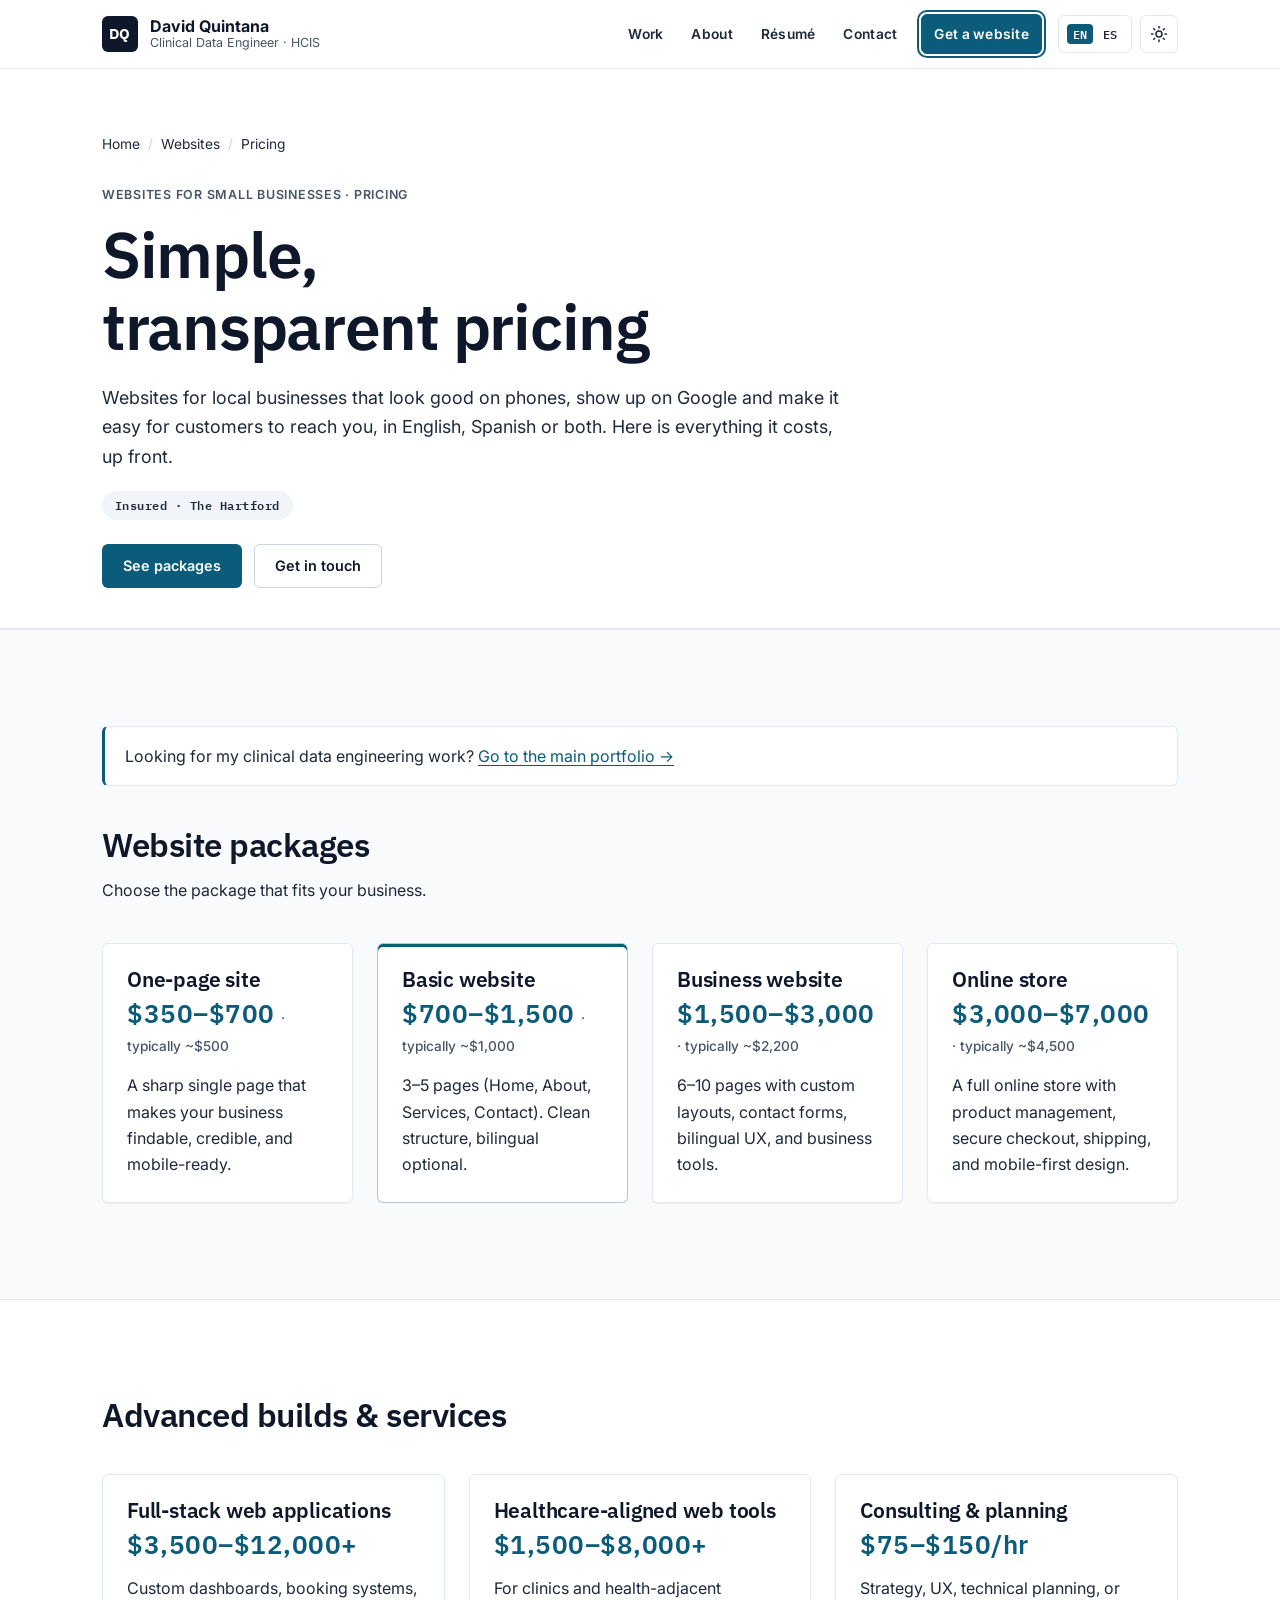
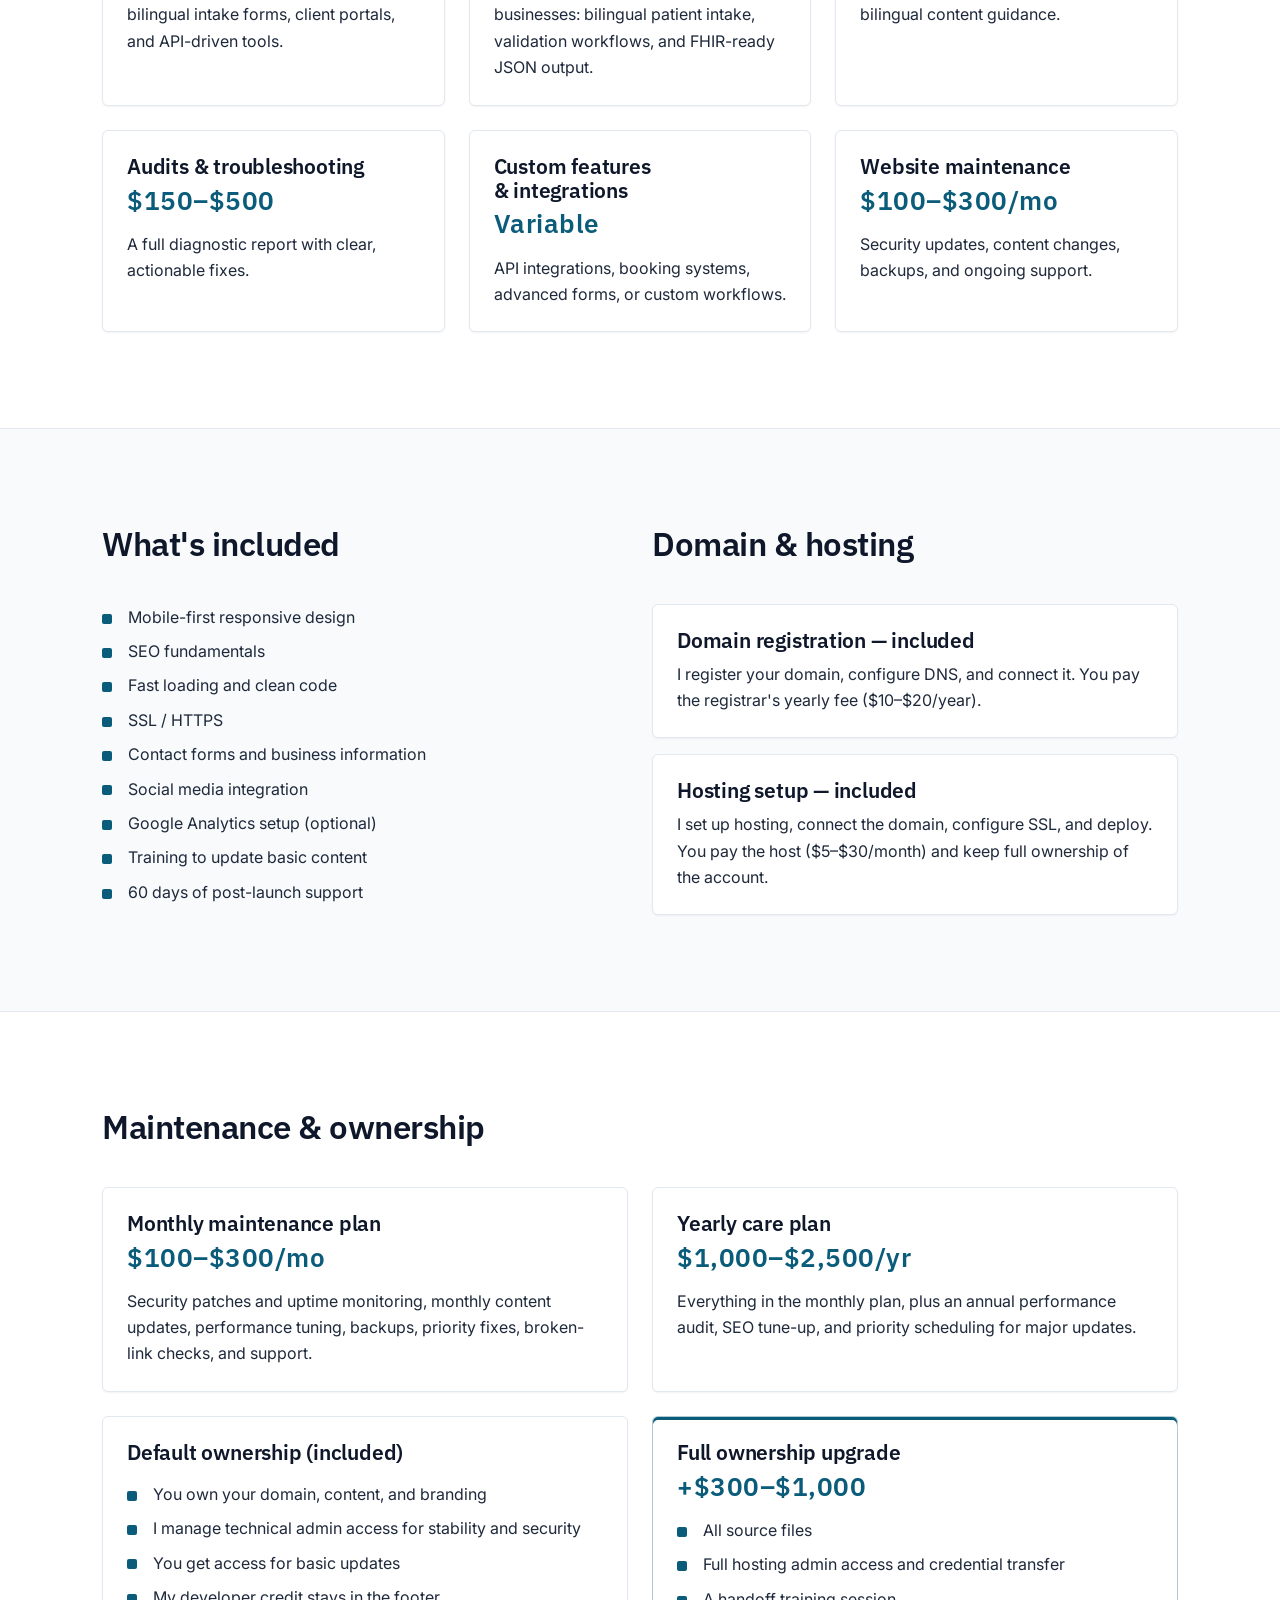
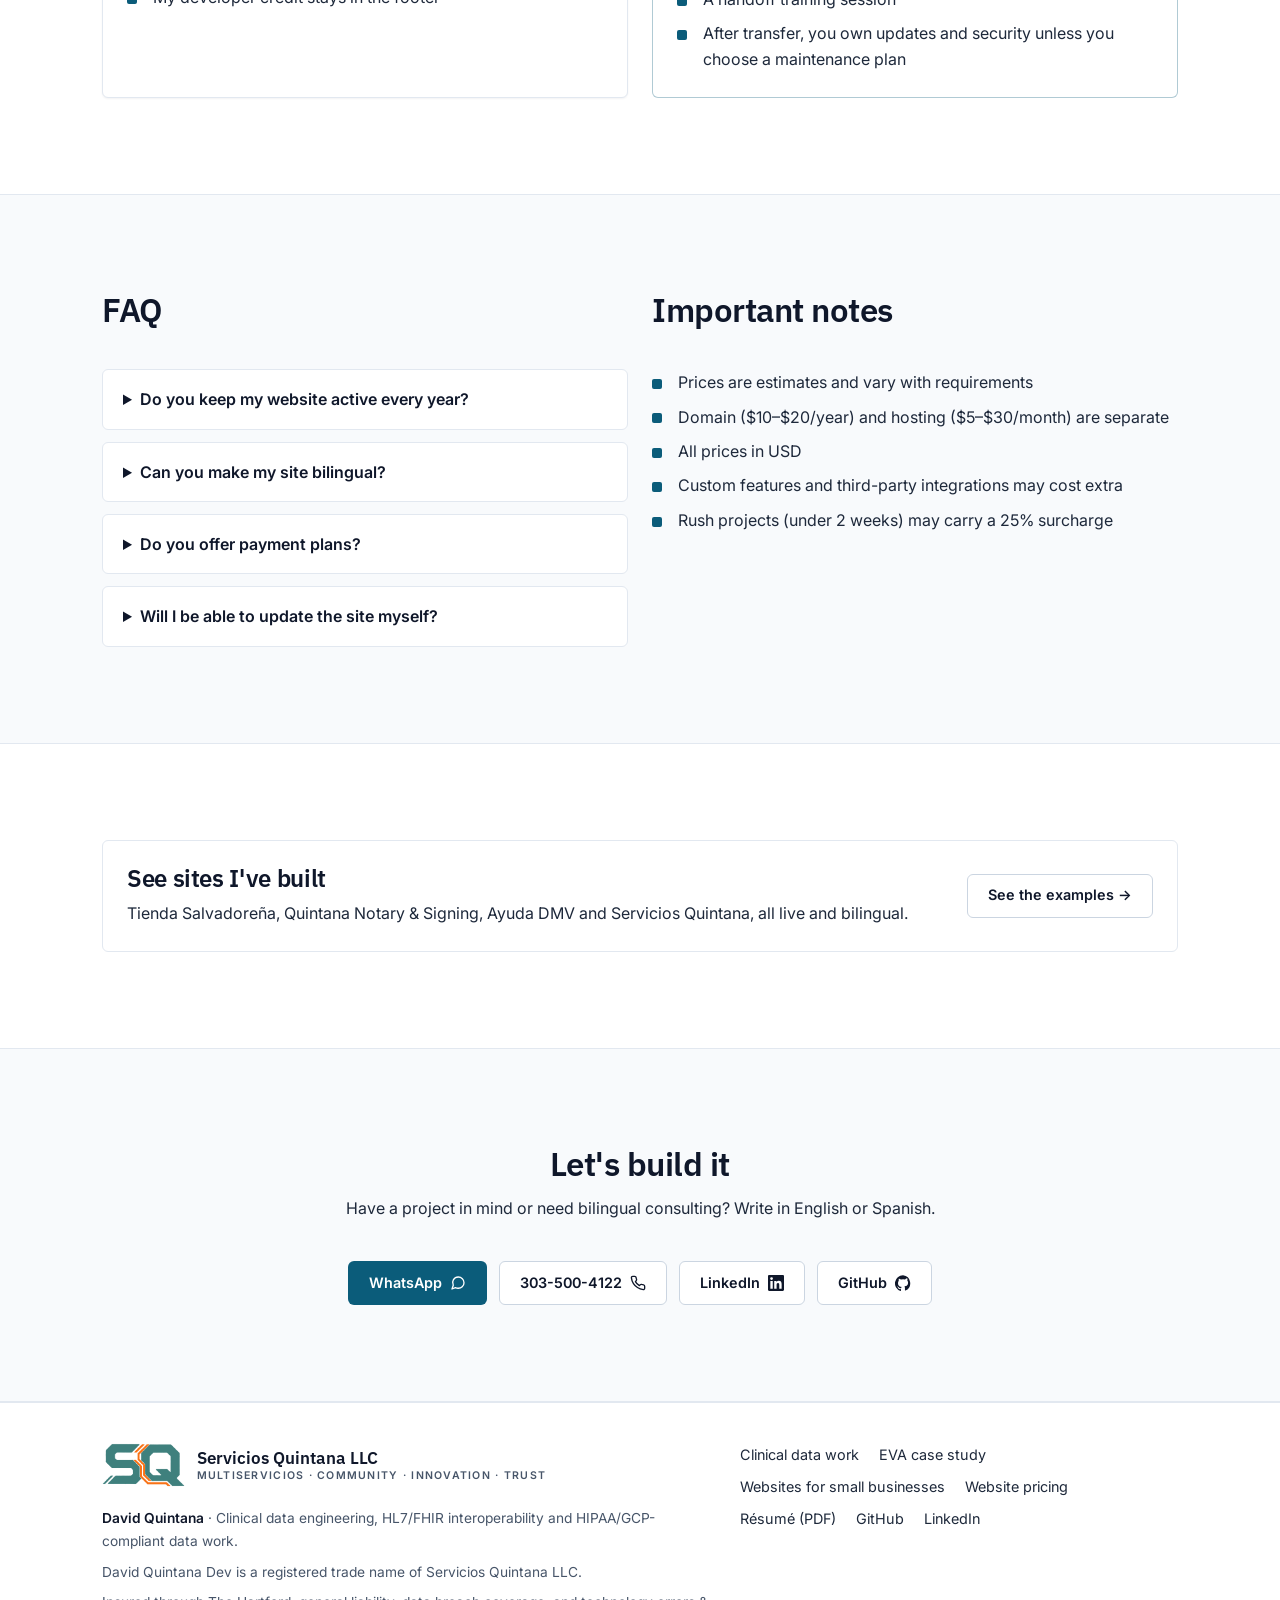
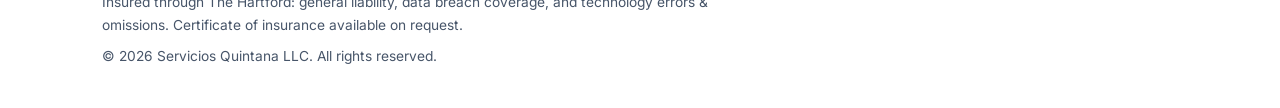
<file: pricing.html>
<!DOCTYPE html>
<html lang="en" data-language="en" data-theme="light">
<head>
  <meta charset="UTF-8">
  <meta name="viewport" content="width=device-width, initial-scale=1">
  <title>Website Pricing for Small Businesses | David Quintana Dev</title>
  <meta name="description" content="Website prices for Denver small businesses: one-page sites from $350, business websites, online stores, care plans, and what domain and hosting cost.">
  <link rel="canonical" href="https://davidquintana.dev/pricing.html">
  <meta property="og:type" content="website">
  <meta property="og:site_name" content="David Quintana">
  <meta property="og:title" content="Website Pricing for Small Businesses | David Quintana Dev">
  <meta property="og:description" content="Website prices for Denver small businesses: one-page sites from $350, business websites, online stores, care plans, and what domain and hosting cost.">
  <meta property="og:url" content="https://davidquintana.dev/pricing.html">
  <meta property="og:image" content="https://davidquintana.dev/assets/img/og-websites.png">
  <meta property="og:image:width" content="1200">
  <meta property="og:image:height" content="630">
  <meta property="og:image:alt" content="Websites for small businesses in Denver, in English, Spanish or both, by David Quintana Dev">
  <meta name="twitter:card" content="summary_large_image">
  <meta name="theme-color" content="#ffffff">
  <link rel="icon" href="favicon.svg" type="image/svg+xml">
  <link rel="preconnect" href="https://fonts.googleapis.com">
  <link rel="preconnect" href="https://fonts.gstatic.com" crossorigin>
  <link rel="stylesheet" href="https://fonts.googleapis.com/css2?family=IBM+Plex+Sans:wght@500;600;700&amp;family=Inter:wght@400;500;600;700&amp;family=IBM+Plex+Mono:wght@400;500;600&amp;display=swap">
  <script>
    (function () {
      try {
        var d = document.documentElement;
        var lang = localStorage.getItem('preferred-language');
        if (lang === 'en' || lang === 'es') { d.setAttribute('data-language', lang); d.setAttribute('lang', lang); }
        var theme = localStorage.getItem('preferred-theme');
        if (theme === 'light' || theme === 'dark') { d.setAttribute('data-theme', theme); }
      } catch (e) { /* storage unavailable: defaults apply */ }
    })();
  </script>
  <link rel="stylesheet" href="styles.css">
  <script type="application/ld+json">
  {
    "@context": "https://schema.org",
    "@graph": [
      {
        "@type": "WebPage",
        "@id": "https://davidquintana.dev/pricing.html#webpage",
        "url": "https://davidquintana.dev/pricing.html",
        "name": "Website pricing",
        "isPartOf": {
          "@id": "https://davidquintana.dev/#website"
        },
        "inLanguage": [
          "en",
          "es"
        ]
      },
      {
        "@type": "Service",
        "name": "Website design and development for small businesses",
        "serviceType": "Website development",
        "provider": {
          "@id": "https://serviciosquintana.com/#organization"
        },
        "brand": {
          "@type": "Brand",
          "name": "David Quintana Dev"
        },
        "areaServed": {
          "@id": "https://serviciosquintana.com/#denver-metro"
        },
        "availableLanguage": [
          "English",
          "Spanish"
        ],
        "url": "https://davidquintana.dev/pricing.html",
        "hasOfferCatalog": {
          "@type": "OfferCatalog",
          "name": "Website packages",
          "itemListElement": [
            {
              "@type": "Offer",
              "name": "One-page site",
              "priceSpecification": {
                "@type": "PriceSpecification",
                "minPrice": 350,
                "maxPrice": 700,
                "priceCurrency": "USD"
              }
            },
            {
              "@type": "Offer",
              "name": "Basic website",
              "priceSpecification": {
                "@type": "PriceSpecification",
                "minPrice": 700,
                "maxPrice": 1500,
                "priceCurrency": "USD"
              }
            },
            {
              "@type": "Offer",
              "name": "Business website",
              "priceSpecification": {
                "@type": "PriceSpecification",
                "minPrice": 1500,
                "maxPrice": 3000,
                "priceCurrency": "USD"
              }
            },
            {
              "@type": "Offer",
              "name": "Online store",
              "priceSpecification": {
                "@type": "PriceSpecification",
                "minPrice": 3000,
                "maxPrice": 7000,
                "priceCurrency": "USD"
              }
            }
          ]
        },
        "@id": "https://davidquintana.dev/pricing.html#service"
      },
      {
        "@type": "BreadcrumbList",
        "itemListElement": [
          {
            "@type": "ListItem",
            "position": 1,
            "name": "Home",
            "item": "https://davidquintana.dev/"
          },
          {
            "@type": "ListItem",
            "position": 2,
            "name": "Websites",
            "item": "https://davidquintana.dev/web-dev.html"
          },
          {
            "@type": "ListItem",
            "position": 3,
            "name": "Pricing",
            "item": "https://davidquintana.dev/pricing.html"
          }
        ]
      }
    ]
  }
  </script>
</head>
<body>
<a class="skip-link" href="#main"><span data-lang="en">Skip to main content</span><span data-lang="es" lang="es">Saltar al contenido principal</span></a>
<header class="site-header">
  <div class="container header-inner">
    <a class="brand" href="index.html" aria-label="David Quintana, home">
      <span class="brand-mark" aria-hidden="true">DQ</span>
      <span class="brand-text"><span class="brand-name">David Quintana</span><span class="brand-role"><span data-lang="en">Clinical Data Engineer · HCIS</span><span data-lang="es" lang="es">Ingeniero de Datos Clínicos · HCIS</span></span></span>
    </a>
    <nav id="site-nav" class="site-nav" aria-label="Primary">
      <ul class="nav-list">
        <li><a href="hcis-portfolio.html"><span data-lang="en">Work</span><span data-lang="es" lang="es">Trabajo</span></a></li>
        <li><a href="index.html#about"><span data-lang="en">About</span><span data-lang="es" lang="es">Sobre mí</span></a></li>
        <li><a href="resume.pdf" target="_blank" rel="noopener"><span data-lang="en">Résumé</span><span data-lang="es" lang="es">Currículum</span></a></li>
        <li><a href="web-dev.html#contact"><span data-lang="en">Contact</span><span data-lang="es" lang="es">Contacto</span></a></li>
        <li><a class="nav-cta nav-cta-web" href="web-dev.html" aria-current="page"><span data-lang="en">Get a website</span><span data-lang="es" lang="es">Pida su sitio web</span></a></li>
      </ul>
    </nav>
    <div class="header-tools">
      <button class="lang-switch" type="button" aria-label="Cambiar a español"><span class="opt opt-en">EN</span><span class="opt opt-es">ES</span></button>
      <button class="icon-btn theme-toggle" type="button" aria-pressed="false" aria-label="Switch to light theme"><svg class="icon-moon" viewBox="0 0 24 24" fill="none" stroke="currentColor" stroke-width="2" stroke-linecap="round" stroke-linejoin="round" aria-hidden="true"><path d="M21 12.79A9 9 0 1 1 11.21 3 7 7 0 0 0 21 12.79z"/></svg><svg class="icon-sun" viewBox="0 0 24 24" fill="none" stroke="currentColor" stroke-width="2" stroke-linecap="round" stroke-linejoin="round" aria-hidden="true"><circle cx="12" cy="12" r="4"/><path d="M12 2v2M12 20v2M4.93 4.93l1.41 1.41M17.66 17.66l1.41 1.41M2 12h2M20 12h2M6.34 17.66l-1.41 1.41M19.07 4.93l-1.41 1.41"/></svg></button>
      <button class="icon-btn menu-toggle" type="button" aria-controls="site-nav" aria-expanded="false" aria-label="Menu"><svg viewBox="0 0 24 24" fill="none" stroke="currentColor" stroke-width="2" stroke-linecap="round" aria-hidden="true"><path d="M4 7h16M4 12h16M4 17h16"/></svg></button>
    </div>
  </div>
</header>
<main id="main">
<section class="page-hero">
<div class="container">
<nav aria-label="Breadcrumb"><ol class="breadcrumb"><li><a href="index.html"><span data-lang="en">Home</span><span data-lang="es" lang="es">Inicio</span></a></li><li><a href="web-dev.html"><span data-lang="en">Websites</span><span data-lang="es" lang="es">Sitios web</span></a></li><li aria-current="page"><span data-lang="en">Pricing</span><span data-lang="es" lang="es">Precios</span></li></ol></nav>
<p data-lang="en" class="kicker">Websites for small businesses · Pricing</p>
<p data-lang="es" lang="es" class="kicker">Sitios web para pequeños negocios · Precios</p>
<h1 data-lang="en">Simple, transparent pricing</h1>
<h1 data-lang="es" lang="es">Precios simples y transparentes</h1>
<p data-lang="en" class="lead">Websites for local businesses that look good on phones, show up on Google and make it easy for customers to reach you, in English, Spanish or both. Here is everything it costs, up front.</p>
<p data-lang="es" lang="es" class="lead">Sitios web para negocios locales que se ven bien en el celular, aparecen en Google y facilitan que sus clientes lo contacten, en inglés, español o ambos. Aquí está todo lo que cuesta, desde el principio.</p>
<p data-lang="en" class="insured-badge">Insured · The Hartford</p>
<p data-lang="es" lang="es" class="insured-badge">Asegurado · The Hartford</p>
<div class="btn-row"><a class="btn btn-primary" href="#packages"><span data-lang="en">See packages</span><span data-lang="es" lang="es">Ver paquetes</span></a><a class="btn btn-secondary" href="#contact"><span data-lang="en">Get in touch</span><span data-lang="es" lang="es">Contácteme</span></a></div>
</div>
</section><section class="section section-alt" id="packages">
<div class="container">
<p data-lang="en" class="notice">Looking for my clinical data engineering work? <a href="index.html">Go to the main portfolio →</a></p>
<p data-lang="es" lang="es" class="notice">¿Busca mi trabajo de ingeniería de datos clínicos? <a href="index.html">Ir al portafolio principal →</a></p>
<div class="mt-10"><div class="section-head"><h2 data-lang="en">Website packages</h2>
<h2 data-lang="es" lang="es">Paquetes de sitios web</h2><p data-lang="en">Choose the package that fits your business.</p>
<p data-lang="es" lang="es">Elija el paquete que se ajuste a su negocio.</p></div></div>
<div class="grid grid-4">
<div class="card"><h3 data-lang="en">One-page site</h3>
<h3 data-lang="es" lang="es">Sitio de una página</h3><p class="price">$350–$700 <small>· <span data-lang="en">typically</span><span data-lang="es" lang="es">normalmente</span> ~$500</small></p><p data-lang="en" class="mt-4">A sharp single page that makes your business findable, credible, and mobile-ready.</p>
<p data-lang="es" lang="es" class="mt-4">Una sola página clara que hace su negocio visible, confiable y lista para móviles.</p></div>
<div class="card highlight"><h3 data-lang="en">Basic website</h3>
<h3 data-lang="es" lang="es">Sitio básico</h3><p class="price">$700–$1,500 <small>· <span data-lang="en">typically</span><span data-lang="es" lang="es">normalmente</span> ~$1,000</small></p><p data-lang="en" class="mt-4">3–5 pages (Home, About, Services, Contact). Clean structure, bilingual optional.</p>
<p data-lang="es" lang="es" class="mt-4">3–5 páginas (Inicio, Nosotros, Servicios, Contacto). Estructura limpia, bilingüe opcional.</p></div>
<div class="card"><h3 data-lang="en">Business website</h3>
<h3 data-lang="es" lang="es">Sitio empresarial</h3><p class="price">$1,500–$3,000 <small>· <span data-lang="en">typically</span><span data-lang="es" lang="es">normalmente</span> ~$2,200</small></p><p data-lang="en" class="mt-4">6–10 pages with custom layouts, contact forms, bilingual UX, and business tools.</p>
<p data-lang="es" lang="es" class="mt-4">6–10 páginas con diseños propios, formularios, UX bilingüe y herramientas de negocio.</p></div>
<div class="card"><h3 data-lang="en">Online store</h3>
<h3 data-lang="es" lang="es">Tienda en línea</h3><p class="price">$3,000–$7,000 <small>· <span data-lang="en">typically</span><span data-lang="es" lang="es">normalmente</span> ~$4,500</small></p><p data-lang="en" class="mt-4">A full online store with product management, secure checkout, shipping, and mobile-first design.</p>
<p data-lang="es" lang="es" class="mt-4">Una tienda completa con gestión de productos, pago seguro, envíos y diseño móvil.</p></div>
</div>
</div>
</section><section class="section">
<div class="container">
<div class="section-head"><h2 data-lang="en">Advanced builds &amp; services</h2>
<h2 data-lang="es" lang="es">Proyectos avanzados y servicios</h2></div>
<div class="grid grid-3">
<div class="card"><h3 data-lang="en">Full-stack web applications</h3>
<h3 data-lang="es" lang="es">Aplicaciones web full-stack</h3><p class="price">$3,500–$12,000+</p><p data-lang="en" class="mt-4">Custom dashboards, booking systems, bilingual intake forms, client portals, and API-driven tools.</p>
<p data-lang="es" lang="es" class="mt-4">Paneles, sistemas de reservas, formularios bilingües, portales de clientes y herramientas con APIs.</p></div>
<div class="card"><h3 data-lang="en">Healthcare-aligned web tools</h3>
<h3 data-lang="es" lang="es">Herramientas web para salud</h3><p class="price">$1,500–$8,000+</p><p data-lang="en" class="mt-4">For clinics and health-adjacent businesses: bilingual patient intake, validation workflows, and FHIR-ready JSON output.</p>
<p data-lang="es" lang="es" class="mt-4">Para clínicas y negocios de salud: admisión bilingüe, flujos de validación y salida JSON lista para FHIR.</p></div>
<div class="card"><h3 data-lang="en">Consulting &amp; planning</h3>
<h3 data-lang="es" lang="es">Consultoría y planeación</h3><p class="price">$75–$150/hr</p><p data-lang="en" class="mt-4">Strategy, UX, technical planning, or bilingual content guidance.</p>
<p data-lang="es" lang="es" class="mt-4">Estrategia, UX, planeación técnica o guía de contenido bilingüe.</p></div>
<div class="card"><h3 data-lang="en">Audits &amp; troubleshooting</h3>
<h3 data-lang="es" lang="es">Auditorías y diagnóstico</h3><p class="price">$150–$500</p><p data-lang="en" class="mt-4">A full diagnostic report with clear, actionable fixes.</p>
<p data-lang="es" lang="es" class="mt-4">Un diagnóstico completo con soluciones claras y accionables.</p></div>
<div class="card"><h3 data-lang="en">Custom features &amp; integrations</h3>
<h3 data-lang="es" lang="es">Funciones e integraciones</h3><p class="price"><span data-lang="en">Variable</span><span data-lang="es" lang="es">Variable</span></p><p data-lang="en" class="mt-4">API integrations, booking systems, advanced forms, or custom workflows.</p>
<p data-lang="es" lang="es" class="mt-4">Integraciones con APIs, reservas, formularios avanzados o flujos personalizados.</p></div>
<div class="card"><h3 data-lang="en">Website maintenance</h3>
<h3 data-lang="es" lang="es">Mantenimiento</h3><p class="price">$100–$300/mo</p><p data-lang="en" class="mt-4">Security updates, content changes, backups, and ongoing support.</p>
<p data-lang="es" lang="es" class="mt-4">Actualizaciones de seguridad, cambios de contenido, respaldos y soporte continuo.</p></div>
</div>
</div>
</section><section class="section section-alt">
<div class="container">
<div class="grid grid-2">
<div><div class="section-head"><h2 data-lang="en">What's included</h2>
<h2 data-lang="es" lang="es">Qué incluye</h2></div><ul data-lang="en" class="checklist"><li>Mobile-first responsive design</li><li>SEO fundamentals</li><li>Fast loading and clean code</li><li>SSL / HTTPS</li><li>Contact forms and business information</li><li>Social media integration</li><li>Google Analytics setup (optional)</li><li>Training to update basic content</li><li>60 days of post-launch support</li></ul>
<ul data-lang="es" lang="es" class="checklist"><li>Diseño adaptable, móvil primero</li><li>Fundamentos de SEO</li><li>Carga rápida y código limpio</li><li>SSL / HTTPS</li><li>Formularios e información del negocio</li><li>Integración con redes sociales</li><li>Google Analytics (opcional)</li><li>Capacitación para actualizar contenido</li><li>60 días de soporte después del lanzamiento</li></ul></div>
<div><div class="section-head"><h2 data-lang="en">Domain &amp; hosting</h2>
<h2 data-lang="es" lang="es">Dominio y hosting</h2></div>
<div class="card"><h3 data-lang="en">Domain registration — included</h3>
<h3 data-lang="es" lang="es">Registro de dominio — incluido</h3><p data-lang="en">I register your domain, configure DNS, and connect it. You pay the registrar's yearly fee ($10–$20/year).</p>
<p data-lang="es" lang="es">Registro su dominio, configuro el DNS y lo conecto. Usted paga la tarifa anual del registrador ($10–$20/año).</p></div>
<div class="card mt-4"><h3 data-lang="en">Hosting setup — included</h3>
<h3 data-lang="es" lang="es">Configuración de hosting — incluida</h3><p data-lang="en">I set up hosting, connect the domain, configure SSL, and deploy. You pay the host ($5–$30/month) and keep full ownership of the account.</p>
<p data-lang="es" lang="es">Configuro el hosting, conecto el dominio, activo SSL y publico el sitio. Usted paga el hosting ($5–$30/mes) y conservas la propiedad de la cuenta.</p></div>
</div>
</div>
</div>
</section><section class="section">
<div class="container">
<div class="section-head"><h2 data-lang="en">Maintenance &amp; ownership</h2>
<h2 data-lang="es" lang="es">Mantenimiento y propiedad</h2></div>
<div class="grid grid-2">
<div class="card"><h3 data-lang="en">Monthly maintenance plan</h3>
<h3 data-lang="es" lang="es">Plan mensual</h3><p class="price">$100–$300/mo</p><p data-lang="en" class="mt-4">Security patches and uptime monitoring, monthly content updates, performance tuning, backups, priority fixes, broken-link checks, and support.</p>
<p data-lang="es" lang="es" class="mt-4">Parches de seguridad y monitoreo, actualizaciones mensuales, rendimiento, respaldos, arreglos prioritarios, revisión de enlaces y soporte.</p></div>
<div class="card"><h3 data-lang="en">Yearly care plan</h3>
<h3 data-lang="es" lang="es">Plan anual</h3><p class="price">$1,000–$2,500/yr</p><p data-lang="en" class="mt-4">Everything in the monthly plan, plus an annual performance audit, SEO tune-up, and priority scheduling for major updates.</p>
<p data-lang="es" lang="es" class="mt-4">Todo lo del plan mensual, más una auditoría anual de rendimiento, ajuste de SEO y prioridad para actualizaciones mayores.</p></div>
<div class="card"><h3 data-lang="en">Default ownership (included)</h3>
<h3 data-lang="es" lang="es">Propiedad estándar (incluida)</h3><ul data-lang="en" class="checklist mt-4"><li>You own your domain, content, and branding</li><li>I manage technical admin access for stability and security</li><li>You get access for basic updates</li><li>My developer credit stays in the footer</li></ul>
<ul data-lang="es" lang="es" class="checklist mt-4"><li>Usted es dueño de su dominio, contenido y marca</li><li>Yo administro el acceso técnico para estabilidad y seguridad</li><li>Usted tiene acceso para hacer cambios básicos</li><li>Mi crédito de desarrollador queda en el pie de página</li></ul></div>
<div class="card highlight"><h3 data-lang="en">Full ownership upgrade</h3>
<h3 data-lang="es" lang="es">Propiedad completa</h3><p class="price">+$300–$1,000</p><ul data-lang="en" class="checklist mt-4"><li>All source files</li><li>Full hosting admin access and credential transfer</li><li>A handoff training session</li><li>After transfer, you own updates and security unless you choose a maintenance plan</li></ul>
<ul data-lang="es" lang="es" class="checklist mt-4"><li>Todos los archivos fuente</li><li>Acceso total al hosting y transferencia de credenciales</li><li>Una sesión de capacitación de entrega</li><li>Después de la transferencia, las actualizaciones y la seguridad le corresponden a usted, salvo que elija un plan</li></ul></div>
</div>
</div>
</section><section class="section section-alt">
<div class="container">
<div class="grid grid-2">
<div class="faq"><div class="section-head"><h2 data-lang="en">FAQ</h2>
<h2 data-lang="es" lang="es">Preguntas frecuentes</h2></div><details><summary><span data-lang="en">Do you keep my website active every year?</span><span data-lang="es" lang="es">¿Mantiene mi sitio activo cada año?</span></summary><p data-lang="en">Hosting and domain fees are paid directly to the provider. If you want me to keep everything updated and secure, join a maintenance plan.</p>
<p data-lang="es" lang="es">El hosting y el dominio se pagan directamente al proveedor. Si quiere que mantenga todo actualizado y seguro, elija un plan de mantenimiento.</p></details><details><summary><span data-lang="en">Can you make my site bilingual?</span><span data-lang="es" lang="es">¿Puede hacer mi sitio bilingüe?</span></summary><p data-lang="en">Yes — English/Spanish development is one of my specialties.</p>
<p data-lang="es" lang="es">Sí — el desarrollo en inglés y español es una de mis especialidades.</p></details><details><summary><span data-lang="en">Do you offer payment plans?</span><span data-lang="es" lang="es">¿Ofrece planes de pago?</span></summary><p data-lang="en">Yes: 50% up front and 50% at launch. Large projects can use milestone payments.</p>
<p data-lang="es" lang="es">Sí: 50% al inicio y 50% al lanzamiento. Los proyectos grandes pueden pagarse por etapas.</p></details><details><summary><span data-lang="en">Will I be able to update the site myself?</span><span data-lang="es" lang="es">¿Podré actualizar el sitio yo mismo?</span></summary><p data-lang="en">Yes. You'll be trained on basic updates; for larger changes I offer maintenance or hourly work.</p>
<p data-lang="es" lang="es">Sí. Le enseño a hacer cambios básicos; para cambios mayores ofrezco mantenimiento o trabajo por hora.</p></details></div>
<div><div class="section-head"><h2 data-lang="en">Important notes</h2>
<h2 data-lang="es" lang="es">Notas importantes</h2></div><ul data-lang="en" class="checklist"><li>Prices are estimates and vary with requirements</li><li>Domain ($10–$20/year) and hosting ($5–$30/month) are separate</li><li>All prices in USD</li><li>Custom features and third-party integrations may cost extra</li><li>Rush projects (under 2 weeks) may carry a 25% surcharge</li></ul>
<ul data-lang="es" lang="es" class="checklist"><li>Los precios son estimados y varían según los requisitos</li><li>El dominio ($10–$20/año) y el hosting ($5–$30/mes) son aparte</li><li>Precios en USD</li><li>Funciones personalizadas e integraciones pueden costar extra</li><li>Proyectos urgentes (menos de 2 semanas) pueden tener un recargo del 25%</li></ul></div>
</div>
</div>
</section><section class="section">
<div class="container">
<div class="examples-strip">
<div><h2 data-lang="en">See sites I've built</h2>
<h2 data-lang="es" lang="es">Vea sitios que he hecho</h2>
<p data-lang="en">Tienda Salvadoreña, Quintana Notary &amp; Signing, Ayuda DMV and Servicios Quintana, all live and bilingual.</p>
<p data-lang="es" lang="es">Tienda Salvadoreña, Quintana Notary &amp; Signing, Ayuda DMV y Servicios Quintana, todos en línea y bilingües.</p></div>
<a class="btn btn-secondary" href="web-dev.html#sites"><span data-lang="en">See the examples →</span><span data-lang="es" lang="es">Ver los ejemplos →</span></a>
</div>
</div>
</section><section class="section section-alt" id="contact">
<div class="container">
<div class="contact-panel">
<div class="section-head center"><h2 data-lang="en">Let's build it</h2>
<h2 data-lang="es" lang="es">Hagámoslo realidad</h2><p data-lang="en">Have a project in mind or need bilingual consulting? Write in English or Spanish.</p>
<p data-lang="es" lang="es">¿Tiene un proyecto o necesita asesoría bilingüe? Escríbame en inglés o en español.</p></div>
<div class="contact-links">
<a class="btn btn-primary" href="https://wa.me/13035004122" target="_blank" rel="noopener"><span data-lang="en">WhatsApp</span><span data-lang="es" lang="es">WhatsApp</span><svg viewBox="0 0 24 24" fill="none" stroke="currentColor" stroke-width="2" stroke-linecap="round" stroke-linejoin="round" aria-hidden="true"><path d="M21 11.5a8.4 8.4 0 0 1-9 8.4 8.4 8.4 0 0 1-3.8-.9L3 21l1.9-5.7A8.4 8.4 0 0 1 12.5 3 8.5 8.5 0 0 1 21 11.5z"/></svg></a>
<a class="btn btn-secondary" href="tel:+13035004122"><span data-lang="en">303-500-4122</span><span data-lang="es" lang="es">303-500-4122</span><svg viewBox="0 0 24 24" fill="none" stroke="currentColor" stroke-width="2" stroke-linecap="round" stroke-linejoin="round" aria-hidden="true"><path d="M22 16.9v3a2 2 0 0 1-2.2 2 19.8 19.8 0 0 1-8.6-3.1 19.5 19.5 0 0 1-6-6A19.8 19.8 0 0 1 2.1 4.2 2 2 0 0 1 4.1 2h3a2 2 0 0 1 2 1.7c.1 1 .4 1.9.7 2.8a2 2 0 0 1-.5 2.1L8.1 9.9a16 16 0 0 0 6 6l1.3-1.3a2 2 0 0 1 2.1-.4c.9.3 1.8.6 2.8.7a2 2 0 0 1 1.7 2z"/></svg></a>
<a class="btn btn-secondary" href="https://www.linkedin.com/in/quintanadm95" target="_blank" rel="noopener"><span data-lang="en">LinkedIn</span><span data-lang="es" lang="es">LinkedIn</span><svg viewBox="0 0 24 24" fill="currentColor" aria-hidden="true"><path d="M20.45 20.45h-3.56v-5.57c0-1.33-.02-3.04-1.85-3.04-1.85 0-2.14 1.45-2.14 2.94v5.67H9.34V9h3.42v1.56h.05a3.75 3.75 0 0 1 3.37-1.85c3.6 0 4.27 2.37 4.27 5.46v6.28zM5.34 7.43a2.06 2.06 0 1 1 0-4.13 2.06 2.06 0 0 1 0 4.13zM7.12 20.45H3.56V9h3.56v11.45zM22.22 0H1.77C.79 0 0 .77 0 1.73v20.54C0 23.23.79 24 1.77 24h20.45c.98 0 1.78-.77 1.78-1.73V1.73C24 .77 23.2 0 22.22 0z"/></svg></a>
<a class="btn btn-secondary" href="https://github.com/dquint32" target="_blank" rel="noopener"><span data-lang="en">GitHub</span><span data-lang="es" lang="es">GitHub</span><svg viewBox="0 0 24 24" fill="currentColor" aria-hidden="true"><path d="M12 .5a12 12 0 0 0-3.8 23.4c.6.1.8-.3.8-.6v-2.2c-3.3.7-4-1.4-4-1.4-.6-1.4-1.4-1.8-1.4-1.8-1.1-.7.1-.7.1-.7 1.2.1 1.9 1.3 1.9 1.3 1.1 1.9 2.9 1.3 3.6 1 .1-.8.4-1.3.8-1.6-2.7-.3-5.5-1.3-5.5-5.9 0-1.3.5-2.4 1.2-3.2-.1-.3-.5-1.5.1-3.2 0 0 1-.3 3.3 1.2a11.5 11.5 0 0 1 6 0C17.3 4.7 18.3 5 18.3 5c.7 1.7.3 2.9.1 3.2.8.8 1.2 1.9 1.2 3.2 0 4.6-2.8 5.6-5.5 5.9.4.4.8 1.1.8 2.2v3.3c0 .3.2.7.8.6A12 12 0 0 0 12 .5z"/></svg></a>
</div>
</div>
</div>
</section>
</main>
<footer class="site-footer">
  <div class="container footer-grid">
    <div>
      <a class="footer-company" href="https://serviciosquintana.com" target="_blank" rel="noopener"><img src="assets/img/sq-mark.webp" alt="" width="522" height="278" loading="lazy" decoding="async"><span class="footer-company-text"><span class="footer-company-name">Servicios Quintana LLC</span><span class="footer-company-tag">Multiservicios · Community · Innovation · Trust</span></span><span class="visually-hidden"> (opens in a new tab)</span></a>
      <p><strong>David Quintana</strong> · <span data-lang="en">Clinical data engineering, HL7/FHIR interoperability and HIPAA/GCP-compliant data work.</span><span data-lang="es" lang="es">Ingeniería de datos clínicos, interoperabilidad HL7/FHIR y trabajo de datos conforme a HIPAA/GCP.</span></p>
      <p><span data-lang="en">David Quintana Dev is a registered trade name of Servicios Quintana LLC.</span><span data-lang="es" lang="es">David Quintana Dev es un nombre comercial registrado de Servicios Quintana LLC.</span></p>
      <p><span data-lang="en">Insured through The Hartford: general liability, data breach coverage, and technology errors &amp; omissions. Certificate of insurance available on request.</span><span data-lang="es" lang="es">Asegurado con The Hartford: responsabilidad civil general, cobertura por filtración de datos y errores y omisiones tecnológicos. Certificado de seguro disponible a petición.</span></p>
      
      <p>© <span data-year>2026</span> Servicios Quintana LLC. <span data-lang="en">All rights reserved.</span><span data-lang="es" lang="es">Todos los derechos reservados.</span></p>
    </div>
    <nav aria-label="Footer">
      <ul class="footer-links">
        <li><a href="hcis-portfolio.html"><span data-lang="en">Clinical data work</span><span data-lang="es" lang="es">Trabajo en datos clínicos</span></a></li>
        <li><a href="eva-ctms-case-study.html"><span data-lang="en">EVA case study</span><span data-lang="es" lang="es">Caso EVA</span></a></li>
        <li><a href="web-dev.html"><span data-lang="en">Websites for small businesses</span><span data-lang="es" lang="es">Sitios web para pequeños negocios</span></a></li>
        <li><a href="pricing.html"><span data-lang="en">Website pricing</span><span data-lang="es" lang="es">Precios de sitios web</span></a></li>
        <li><a href="resume.pdf" target="_blank" rel="noopener"><span data-lang="en">Résumé (PDF)</span><span data-lang="es" lang="es">Currículum (PDF)</span></a></li>
        <li><a href="https://github.com/dquint32" target="_blank" rel="noopener">GitHub</a></li>
        <li><a href="https://www.linkedin.com/in/quintanadm95" target="_blank" rel="noopener">LinkedIn</a></li>
      </ul>
    </nav>
  </div>
</footer>
<button class="icon-btn back-to-top" type="button" aria-label="Back to top"><svg viewBox="0 0 24 24" fill="none" stroke="currentColor" stroke-width="2" stroke-linecap="round" stroke-linejoin="round" aria-hidden="true"><path d="m18 15-6-6-6 6"/></svg></button>
<script src="main.js" defer></script>
</body>
</html>
</file>
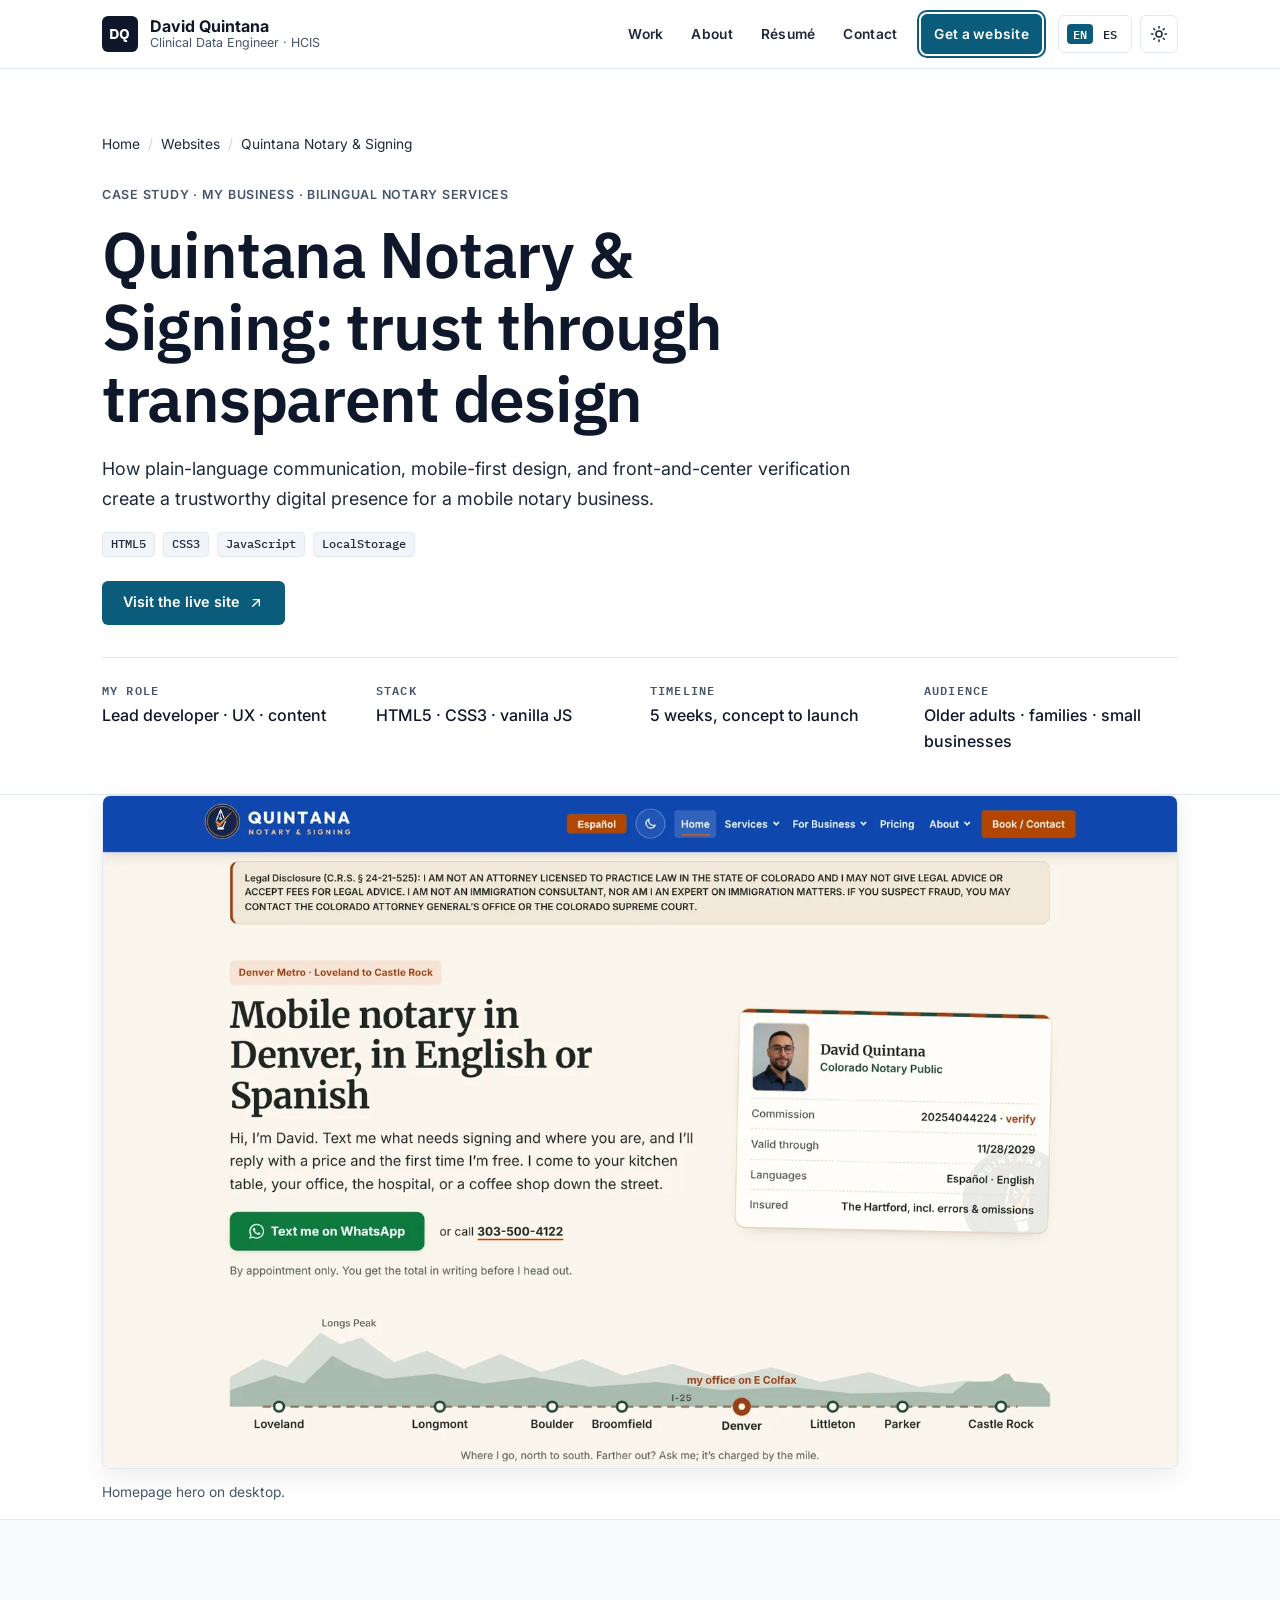
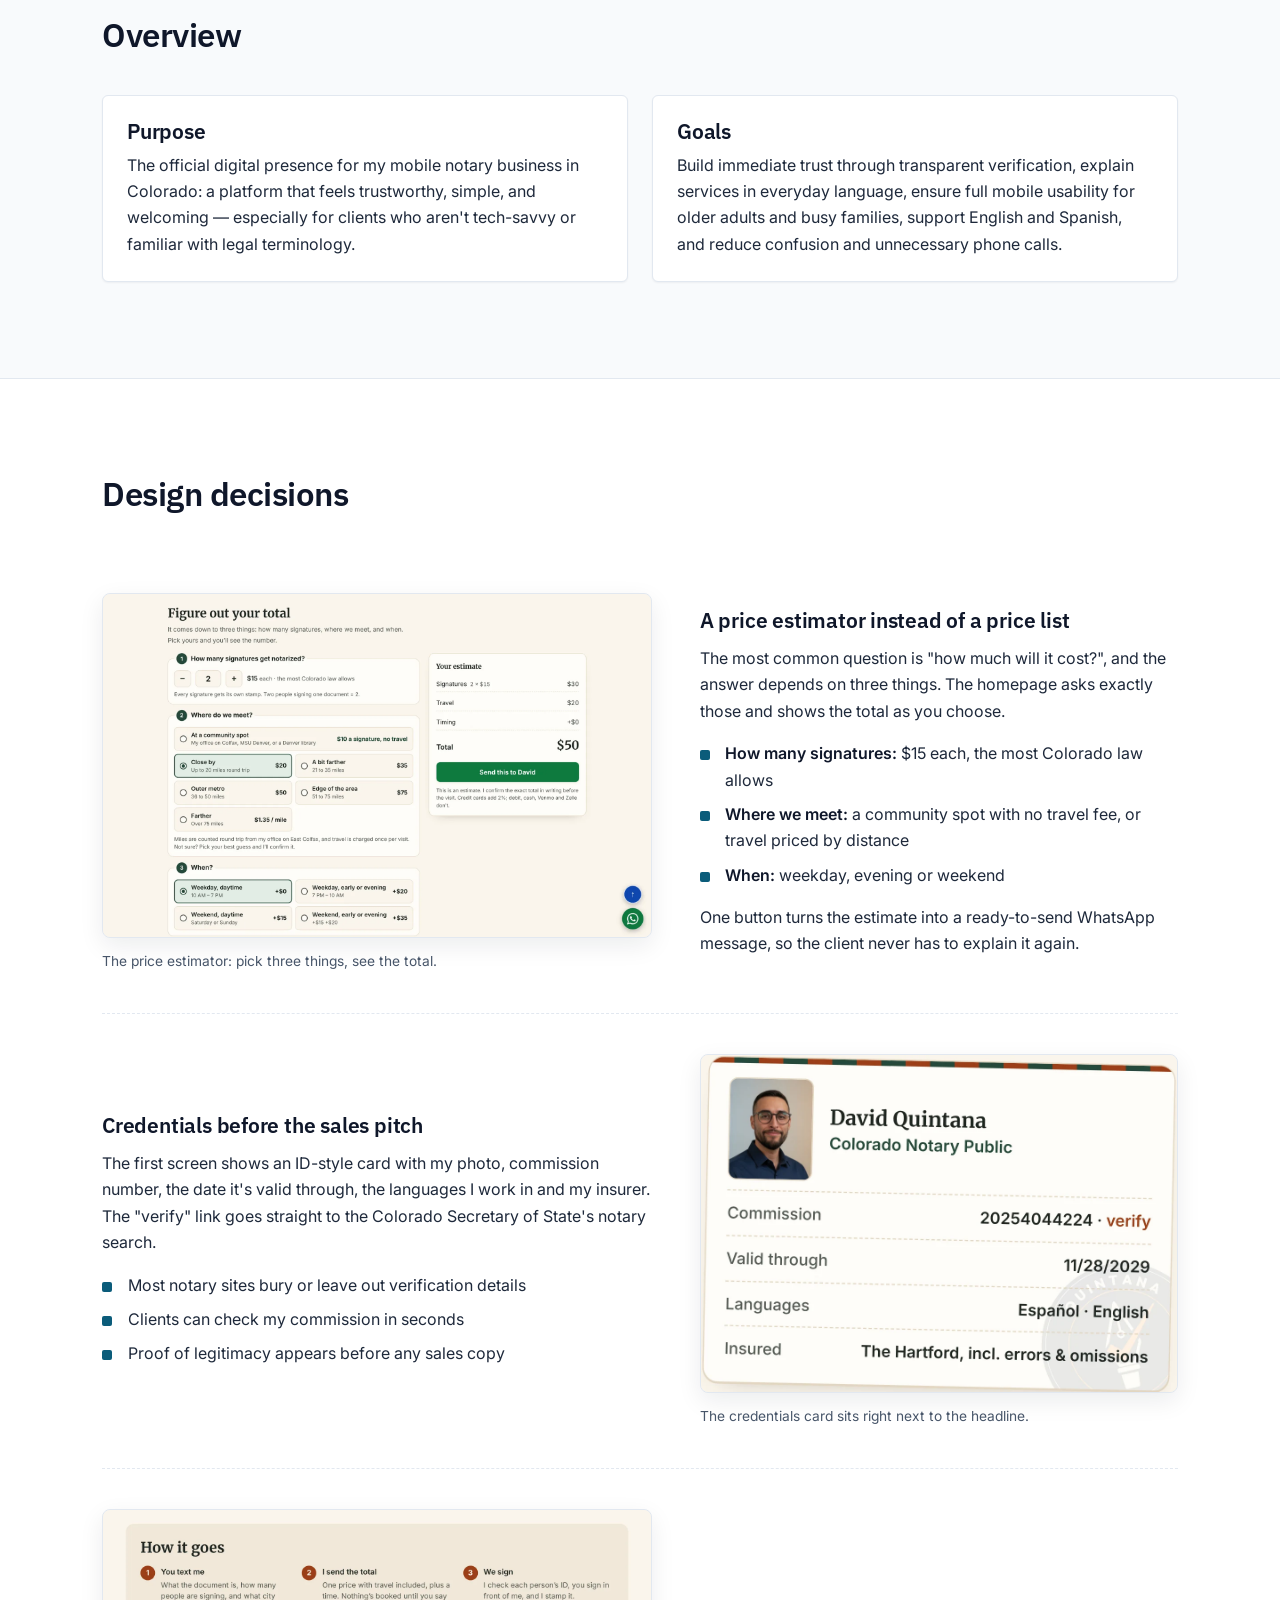
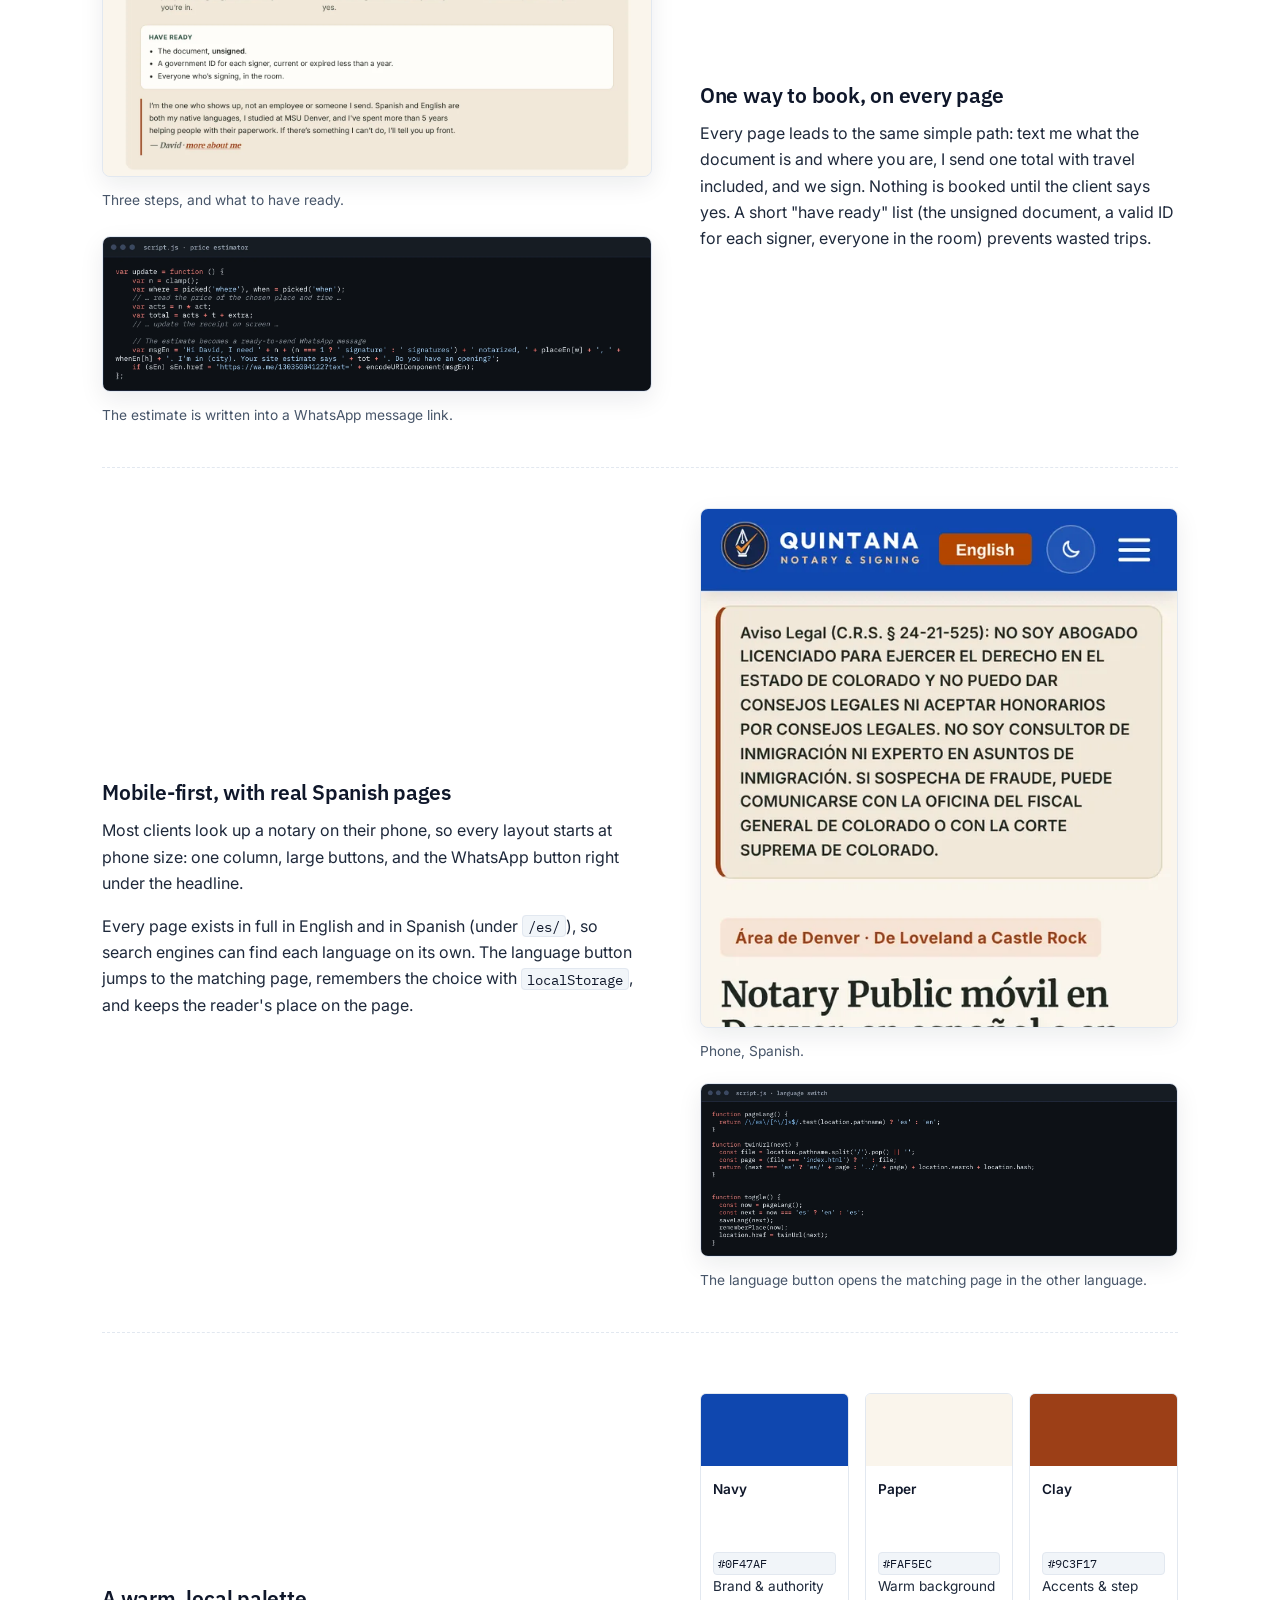
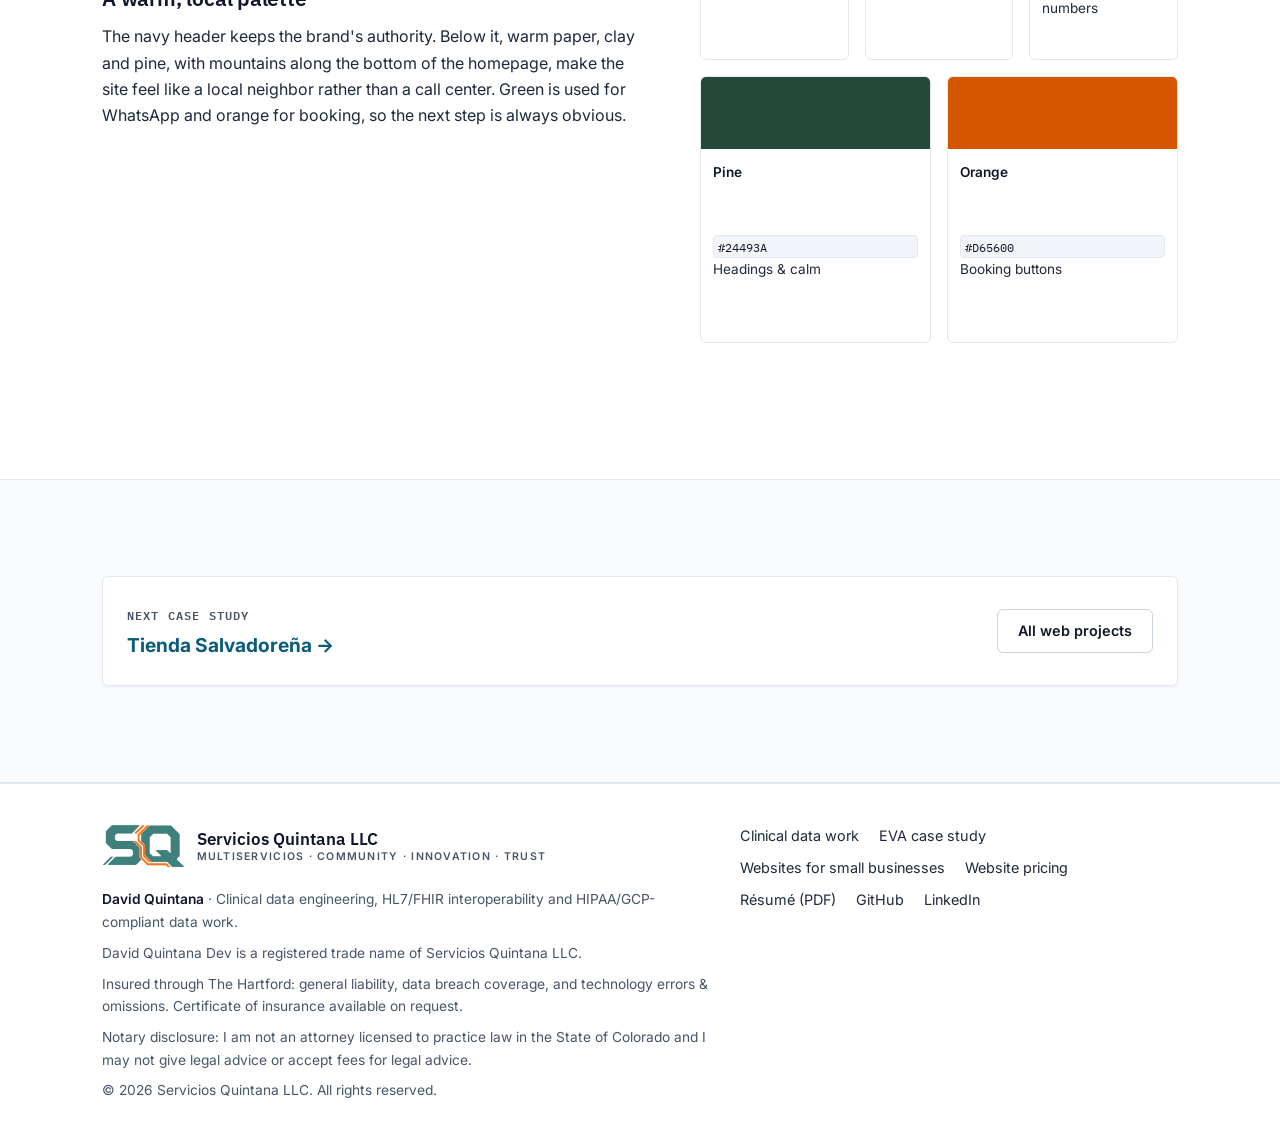
<file: quintana-notary-signing-case-study.html>
<!DOCTYPE html>
<html lang="en" data-language="en" data-theme="light">
<head>
  <meta charset="UTF-8">
  <meta name="viewport" content="width=device-width, initial-scale=1">
  <title>Quintana Notary Website Case Study | David Quintana Dev</title>
  <meta name="description" content="The bilingual site for my Colorado mobile notary business: a credentials card, a price estimator that becomes a WhatsApp message, and real Spanish pages.">
  <link rel="canonical" href="https://davidquintana.dev/quintana-notary-signing-case-study.html">
  <meta property="og:type" content="website">
  <meta property="og:site_name" content="David Quintana">
  <meta property="og:title" content="Quintana Notary Website Case Study | David Quintana Dev">
  <meta property="og:description" content="The bilingual site for my Colorado mobile notary business: a credentials card, a price estimator that becomes a WhatsApp message, and real Spanish pages.">
  <meta property="og:url" content="https://davidquintana.dev/quintana-notary-signing-case-study.html">
  <meta property="og:image" content="https://davidquintana.dev/assets/img/og-websites.png">
  <meta property="og:image:width" content="1200">
  <meta property="og:image:height" content="630">
  <meta property="og:image:alt" content="Websites for small businesses in Denver, in English, Spanish or both, by David Quintana Dev">
  <meta name="twitter:card" content="summary_large_image">
  <meta name="theme-color" content="#ffffff">
  <link rel="icon" href="favicon.svg" type="image/svg+xml">
  <link rel="preconnect" href="https://fonts.googleapis.com">
  <link rel="preconnect" href="https://fonts.gstatic.com" crossorigin>
  <link rel="stylesheet" href="https://fonts.googleapis.com/css2?family=IBM+Plex+Sans:wght@500;600;700&amp;family=Inter:wght@400;500;600;700&amp;family=IBM+Plex+Mono:wght@400;500;600&amp;display=swap">
  <script>
    (function () {
      try {
        var d = document.documentElement;
        var lang = localStorage.getItem('preferred-language');
        if (lang === 'en' || lang === 'es') { d.setAttribute('data-language', lang); d.setAttribute('lang', lang); }
        var theme = localStorage.getItem('preferred-theme');
        if (theme === 'light' || theme === 'dark') { d.setAttribute('data-theme', theme); }
      } catch (e) { /* storage unavailable: defaults apply */ }
    })();
  </script>
  <link rel="stylesheet" href="styles.css">
  <script type="application/ld+json">
  {
    "@context": "https://schema.org",
    "@graph": [
      {
        "@type": "WebPage",
        "@id": "https://davidquintana.dev/quintana-notary-signing-case-study.html#webpage",
        "url": "https://davidquintana.dev/quintana-notary-signing-case-study.html",
        "name": "Quintana Notary & Signing website case study",
        "isPartOf": {
          "@id": "https://davidquintana.dev/#website"
        },
        "inLanguage": [
          "en",
          "es"
        ]
      },
      {
        "@type": "CreativeWork",
        "name": "Quintana Notary & Signing website",
        "url": "https://quintananotarysigning.com/",
        "author": {
          "@id": "https://davidquintana.dev/#person"
        },
        "about": "Bilingual website for a Colorado mobile notary business, with a credentials card, a price estimator and English and Spanish pages",
        "keywords": "bilingual website, mobile notary, Colorado, price estimator, HTML, CSS, JavaScript"
      },
      {
        "@type": "BreadcrumbList",
        "itemListElement": [
          {
            "@type": "ListItem",
            "position": 1,
            "name": "Home",
            "item": "https://davidquintana.dev/"
          },
          {
            "@type": "ListItem",
            "position": 2,
            "name": "Websites",
            "item": "https://davidquintana.dev/web-dev.html"
          },
          {
            "@type": "ListItem",
            "position": 3,
            "name": "Quintana Notary & Signing",
            "item": "https://davidquintana.dev/quintana-notary-signing-case-study.html"
          }
        ]
      }
    ]
  }
  </script>
</head>
<body>
<a class="skip-link" href="#main"><span data-lang="en">Skip to main content</span><span data-lang="es" lang="es">Saltar al contenido principal</span></a>
<header class="site-header">
  <div class="container header-inner">
    <a class="brand" href="index.html" aria-label="David Quintana, home">
      <span class="brand-mark" aria-hidden="true">DQ</span>
      <span class="brand-text"><span class="brand-name">David Quintana</span><span class="brand-role"><span data-lang="en">Clinical Data Engineer · HCIS</span><span data-lang="es" lang="es">Ingeniero de Datos Clínicos · HCIS</span></span></span>
    </a>
    <nav id="site-nav" class="site-nav" aria-label="Primary">
      <ul class="nav-list">
        <li><a href="hcis-portfolio.html"><span data-lang="en">Work</span><span data-lang="es" lang="es">Trabajo</span></a></li>
        <li><a href="index.html#about"><span data-lang="en">About</span><span data-lang="es" lang="es">Sobre mí</span></a></li>
        <li><a href="resume.pdf" target="_blank" rel="noopener"><span data-lang="en">Résumé</span><span data-lang="es" lang="es">Currículum</span></a></li>
        <li><a href="web-dev.html#contact"><span data-lang="en">Contact</span><span data-lang="es" lang="es">Contacto</span></a></li>
        <li><a class="nav-cta nav-cta-web" href="web-dev.html" aria-current="page"><span data-lang="en">Get a website</span><span data-lang="es" lang="es">Pida su sitio web</span></a></li>
      </ul>
    </nav>
    <div class="header-tools">
      <button class="lang-switch" type="button" aria-label="Cambiar a español"><span class="opt opt-en">EN</span><span class="opt opt-es">ES</span></button>
      <button class="icon-btn theme-toggle" type="button" aria-pressed="false" aria-label="Switch to light theme"><svg class="icon-moon" viewBox="0 0 24 24" fill="none" stroke="currentColor" stroke-width="2" stroke-linecap="round" stroke-linejoin="round" aria-hidden="true"><path d="M21 12.79A9 9 0 1 1 11.21 3 7 7 0 0 0 21 12.79z"/></svg><svg class="icon-sun" viewBox="0 0 24 24" fill="none" stroke="currentColor" stroke-width="2" stroke-linecap="round" stroke-linejoin="round" aria-hidden="true"><circle cx="12" cy="12" r="4"/><path d="M12 2v2M12 20v2M4.93 4.93l1.41 1.41M17.66 17.66l1.41 1.41M2 12h2M20 12h2M6.34 17.66l-1.41 1.41M19.07 4.93l-1.41 1.41"/></svg></button>
      <button class="icon-btn menu-toggle" type="button" aria-controls="site-nav" aria-expanded="false" aria-label="Menu"><svg viewBox="0 0 24 24" fill="none" stroke="currentColor" stroke-width="2" stroke-linecap="round" aria-hidden="true"><path d="M4 7h16M4 12h16M4 17h16"/></svg></button>
    </div>
  </div>
</header>
<main id="main">
<section class="page-hero">
<div class="container">
<nav aria-label="Breadcrumb"><ol class="breadcrumb"><li><a href="index.html"><span data-lang="en">Home</span><span data-lang="es" lang="es">Inicio</span></a></li><li><a href="web-dev.html"><span data-lang="en">Websites</span><span data-lang="es" lang="es">Sitios web</span></a></li><li aria-current="page"><span data-lang="en">Quintana Notary &amp; Signing</span><span data-lang="es" lang="es">Quintana Notary &amp; Signing</span></li></ol></nav>
<p data-lang="en" class="kicker">Case study · My business · Bilingual notary services</p>
<p data-lang="es" lang="es" class="kicker">Estudio de caso · Mi negocio · Servicios notariales bilingües</p>
<h1 data-lang="en">Quintana Notary &amp; Signing: trust through transparent design</h1>
<h1 data-lang="es" lang="es">Quintana Notary &amp; Signing: confianza a través del diseño transparente</h1>
<p data-lang="en" class="lead">How plain-language communication, mobile-first design, and front-and-center verification create a trustworthy digital presence for a mobile notary business.</p>
<p data-lang="es" lang="es" class="lead">Cómo la comunicación en lenguaje sencillo, el diseño móvil primero y la verificación visible crean una presencia digital confiable para un negocio notarial móvil.</p>
<ul class="tags" aria-label="Technologies"><li><span class="tag">HTML5</span></li><li><span class="tag">CSS3</span></li><li><span class="tag">JavaScript</span></li><li><span class="tag">LocalStorage</span></li></ul>
<div class="btn-row"><a class="btn btn-primary" href="https://quintananotarysigning.com" target="_blank" rel="noopener"><span data-lang="en">Visit the live site</span><span data-lang="es" lang="es">Visitar el sitio</span><svg viewBox="0 0 24 24" fill="none" stroke="currentColor" stroke-width="2" stroke-linecap="round" stroke-linejoin="round" aria-hidden="true"><path d="M7 17 17 7M8 7h9v9"/></svg></a></div>
<dl class="meta-row"><div><dt><span data-lang="en">My role</span><span data-lang="es" lang="es">Mi rol</span></dt><dd><span data-lang="en">Lead developer · UX · content</span><span data-lang="es" lang="es">Desarrollador principal · UX · contenido</span></dd></div><div><dt><span data-lang="en">Stack</span><span data-lang="es" lang="es">Tecnologías</span></dt><dd><span data-lang="en">HTML5 · CSS3 · vanilla JS</span><span data-lang="es" lang="es">HTML5 · CSS3 · JS vanilla</span></dd></div><div><dt><span data-lang="en">Timeline</span><span data-lang="es" lang="es">Duración</span></dt><dd><span data-lang="en">5 weeks, concept to launch</span><span data-lang="es" lang="es">5 semanas, del concepto al lanzamiento</span></dd></div><div><dt><span data-lang="en">Audience</span><span data-lang="es" lang="es">Público</span></dt><dd><span data-lang="en">Older adults · families · small businesses</span><span data-lang="es" lang="es">Adultos mayores · familias · pequeñas empresas</span></dd></div></dl>
</div>
</section>
<section class="section pt-0 pb-tight">
<div class="container">
<figure>
<div class="shot"><img src="assets/img/notary/hero-homepage.webp" alt="Quintana Notary homepage hero with bilingual services headline" width="1600" height="1000" fetchpriority="high" decoding="async" class="zoomable"></div>
<figcaption data-lang="en">Homepage hero on desktop.</figcaption>
<figcaption data-lang="es" lang="es">Portada en escritorio.</figcaption>
</figure>
</div>
</section>
<section class="section section-alt">
<div class="container">
<div class="section-head"><h2 data-lang="en">Overview</h2>
<h2 data-lang="es" lang="es">Resumen</h2></div>
<div class="grid grid-2">
<div class="card"><h3 data-lang="en">Purpose</h3>
<h3 data-lang="es" lang="es">Propósito</h3><p data-lang="en">The official digital presence for my mobile notary business in Colorado: a platform that feels trustworthy, simple, and welcoming — especially for clients who aren't tech-savvy or familiar with legal terminology.</p>
<p data-lang="es" lang="es">La presencia digital oficial de mi negocio de servicios notariales móviles en Colorado: una plataforma confiable, simple y acogedora — especialmente para clientes que no son expertos en tecnología ni conocen la terminología legal.</p></div>
<div class="card"><h3 data-lang="en">Goals</h3>
<h3 data-lang="es" lang="es">Objetivos</h3><p data-lang="en">Build immediate trust through transparent verification, explain services in everyday language, ensure full mobile usability for older adults and busy families, support English and Spanish, and reduce confusion and unnecessary phone calls.</p>
<p data-lang="es" lang="es">Generar confianza inmediata con verificación transparente, explicar los servicios en lenguaje cotidiano, garantizar usabilidad móvil para adultos mayores y familias ocupadas, ofrecer inglés y español, y reducir la confusión y las llamadas innecesarias.</p></div>
</div>
</div>
</section>
<section class="section">
<div class="container">
<div class="section-head"><h2 data-lang="en">Design decisions</h2>
<h2 data-lang="es" lang="es">Decisiones de diseño</h2></div><div class="feature">
<figure>
<div class="shot"><img src="assets/img/notary/service-cards.webp" alt="Price estimator with signature count, meeting place and time, and a live total" width="1600" height="1000" loading="lazy" decoding="async" class="zoomable"></div>
<figcaption data-lang="en">The price estimator: pick three things, see the total.</figcaption>
<figcaption data-lang="es" lang="es">La calculadora de precio: elija tres cosas y vea el total.</figcaption>
</figure>
<div>
<h3 data-lang="en">A price estimator instead of a price list</h3>
<h3 data-lang="es" lang="es">Una calculadora en lugar de una lista de precios</h3>
<div data-lang="en" class="prose"><p>The most common question is "how much will it cost?", and the answer depends on three things. The homepage asks exactly those and shows the total as you choose.</p><ul class="checklist"><li><strong>How many signatures:</strong> $15 each, the most Colorado law allows</li><li><strong>Where we meet:</strong> a community spot with no travel fee, or travel priced by distance</li><li><strong>When:</strong> weekday, evening or weekend</li></ul><p>One button turns the estimate into a ready-to-send WhatsApp message, so the client never has to explain it again.</p></div>
<div data-lang="es" lang="es" class="prose"><p>La pregunta más común es "¿cuánto me va a costar?", y la respuesta depende de tres cosas. La página principal pregunta justo eso y muestra el total mientras el cliente elige.</p><ul class="checklist"><li><strong>Cuántas firmas:</strong> $15 cada una, lo máximo que permite la ley de Colorado</li><li><strong>Dónde nos vemos:</strong> un lugar comunitario sin costo de viaje, o viaje según la distancia</li><li><strong>Cuándo:</strong> entre semana, de noche o en fin de semana</li></ul><p>Un botón convierte el estimado en un mensaje de WhatsApp listo para enviar, así el cliente no tiene que explicarlo otra vez.</p></div>
</div>
</div><div class="feature flip">
<figure>
<div class="shot"><img src="assets/img/notary/verification-banner.webp" alt="ID card with name, commission number and verify link, valid-through date, languages and insurer" width="1070" height="758" loading="lazy" decoding="async" class="zoomable"></div>
<figcaption data-lang="en">The credentials card sits right next to the headline.</figcaption>
<figcaption data-lang="es" lang="es">La tarjeta de credenciales está junto al titular.</figcaption>
</figure>
<div>
<h3 data-lang="en">Credentials before the sales pitch</h3>
<h3 data-lang="es" lang="es">Credenciales antes que la venta</h3>
<div data-lang="en" class="prose"><p>The first screen shows an ID-style card with my photo, commission number, the date it's valid through, the languages I work in and my insurer. The "verify" link goes straight to the Colorado Secretary of State's notary search.</p><ul class="checklist"><li>Most notary sites bury or leave out verification details</li><li>Clients can check my commission in seconds</li><li>Proof of legitimacy appears before any sales copy</li></ul></div>
<div data-lang="es" lang="es" class="prose"><p>La primera pantalla muestra una tarjeta tipo identificación con mi foto, número de comisión, fecha de vigencia, los idiomas en que trabajo y mi aseguradora. El enlace "verify" lleva directo a la búsqueda de notarios de la Secretaría de Estado de Colorado.</p><ul class="checklist"><li>La mayoría de sitios notariales ocultan u omiten la verificación</li><li>Los clientes pueden revisar mi comisión en segundos</li><li>La prueba de legitimidad aparece antes que cualquier texto de venta</li></ul></div>
</div>
</div><div class="feature">
<div><figure>
<div class="shot"><img src="assets/img/notary/contact-bar.webp" alt="How it goes: you text me, I send the total, we sign, plus what to have ready" width="1500" height="730" loading="lazy" decoding="async" class="zoomable"></div>
<figcaption data-lang="en">Three steps, and what to have ready.</figcaption>
<figcaption data-lang="es" lang="es">Tres pasos y qué tener listo.</figcaption>
</figure><div class="mt-6"><figure>
<div class="shot"><img src="assets/img/notary/code-contact-bar.webp" alt="JavaScript that turns the price estimate into a WhatsApp message" width="1773" height="500" loading="lazy" decoding="async" class="zoomable"></div>
<figcaption data-lang="en">The estimate is written into a WhatsApp message link.</figcaption>
<figcaption data-lang="es" lang="es">El estimado se escribe en un enlace de mensaje de WhatsApp.</figcaption>
</figure></div></div>
<div>
<h3 data-lang="en">One way to book, on every page</h3>
<h3 data-lang="es" lang="es">Una sola forma de agendar, en cada página</h3>
<div data-lang="en" class="prose"><p>Every page leads to the same simple path: text me what the document is and where you are, I send one total with travel included, and we sign. Nothing is booked until the client says yes. A short "have ready" list (the unsigned document, a valid ID for each signer, everyone in the room) prevents wasted trips.</p></div>
<div data-lang="es" lang="es" class="prose"><p>Cada página lleva al mismo camino sencillo: me escribe qué documento es y dónde está, le mando un total con el viaje incluido y firmamos. No se agenda nada hasta que el cliente dice que sí. Una lista corta de "qué tener listo" (el documento sin firmar, una identificación válida para cada firmante y todos presentes) evita viajes perdidos.</p></div>
</div>
</div><div class="feature flip">
<div class="shot-pair"><figure>
<div class="shot"><img src="assets/img/notary/mobile-view.webp" alt="Notary site homepage on a phone, in Spanish" width="600" height="1298" loading="lazy" decoding="async" class="zoomable"></div>
<figcaption data-lang="en">Phone, Spanish.</figcaption>
<figcaption data-lang="es" lang="es">Teléfono, español.</figcaption>
</figure><figure>
<div class="shot"><img src="assets/img/notary/code-verification.webp" alt="JavaScript that switches to the matching page in the other language" width="1773" height="641" loading="lazy" decoding="async" class="zoomable"></div>
<figcaption data-lang="en">The language button opens the matching page in the other language.</figcaption>
<figcaption data-lang="es" lang="es">El botón de idioma abre la página equivalente en el otro idioma.</figcaption>
</figure></div>
<div>
<h3 data-lang="en">Mobile-first, with real Spanish pages</h3>
<h3 data-lang="es" lang="es">Móvil primero, con páginas reales en español</h3>
<div data-lang="en" class="prose"><p>Most clients look up a notary on their phone, so every layout starts at phone size: one column, large buttons, and the WhatsApp button right under the headline.</p><p>Every page exists in full in English and in Spanish (under <code>/es/</code>), so search engines can find each language on its own. The language button jumps to the matching page, remembers the choice with <code>localStorage</code>, and keeps the reader's place on the page.</p></div>
<div data-lang="es" lang="es" class="prose"><p>La mayoría de los clientes buscan un notario desde el celular, así que cada diseño empieza en tamaño de teléfono: una columna, botones grandes y el botón de WhatsApp justo debajo del titular.</p><p>Cada página existe completa en inglés y en español (en <code>/es/</code>), para que los buscadores encuentren cada idioma por separado. El botón de idioma lleva a la página equivalente, recuerda la elección con <code>localStorage</code> y mantiene el lugar del lector en la página.</p></div>
</div>
</div><div class="feature">
<div><h3 data-lang="en">A warm, local palette</h3>
<h3 data-lang="es" lang="es">Una paleta cálida y local</h3><p data-lang="en">The navy header keeps the brand's authority. Below it, warm paper, clay and pine, with mountains along the bottom of the homepage, make the site feel like a local neighbor rather than a call center. Green is used for WhatsApp and orange for booking, so the next step is always obvious.</p>
<p data-lang="es" lang="es">El encabezado azul marino mantiene la autoridad de la marca. Debajo, tonos de papel cálido, arcilla y pino, con montañas al pie de la portada, hacen que el sitio se sienta como un vecino y no como un centro de llamadas. El verde se usa para WhatsApp y el naranja para agendar, así el siguiente paso siempre es claro.</p></div>
<div class="swatches"><div class="swatch"><span style="background:#0F47AF"></span><p><strong><span data-lang="en">Navy</span><span data-lang="es" lang="es">Marino</span></strong><code>#0F47AF</code><span data-lang="en">Brand &amp; authority</span><span data-lang="es" lang="es">Marca y autoridad</span></p></div><div class="swatch"><span style="background:#FAF5EC"></span><p><strong><span data-lang="en">Paper</span><span data-lang="es" lang="es">Papel</span></strong><code>#FAF5EC</code><span data-lang="en">Warm background</span><span data-lang="es" lang="es">Fondo cálido</span></p></div><div class="swatch"><span style="background:#9C3F17"></span><p><strong><span data-lang="en">Clay</span><span data-lang="es" lang="es">Arcilla</span></strong><code>#9C3F17</code><span data-lang="en">Accents &amp; step numbers</span><span data-lang="es" lang="es">Acentos y números de pasos</span></p></div><div class="swatch"><span style="background:#24493A"></span><p><strong><span data-lang="en">Pine</span><span data-lang="es" lang="es">Pino</span></strong><code>#24493A</code><span data-lang="en">Headings &amp; calm</span><span data-lang="es" lang="es">Títulos y calma</span></p></div><div class="swatch"><span style="background:#D65600"></span><p><strong><span data-lang="en">Orange</span><span data-lang="es" lang="es">Naranja</span></strong><code>#D65600</code><span data-lang="en">Booking buttons</span><span data-lang="es" lang="es">Botones para agendar</span></p></div></div>
</div>
</div>
</section>
<section class="section section-alt">
<div class="container">
<div class="card next-project">
<div><span class="label"><span data-lang="en">Next case study</span><span data-lang="es" lang="es">Siguiente estudio de caso</span></span><a class="title" href="tienda-case-study.html"><span data-lang="en">Tienda Salvadoreña</span><span data-lang="es" lang="es">Tienda Salvadoreña</span> →</a></div>
<a class="btn btn-secondary" href="web-dev.html"><span data-lang="en">All web projects</span><span data-lang="es" lang="es">Todos los proyectos web</span></a>
</div>
</div>
</section>
</main>
<footer class="site-footer">
  <div class="container footer-grid">
    <div>
      <a class="footer-company" href="https://serviciosquintana.com" target="_blank" rel="noopener"><img src="assets/img/sq-mark.webp" alt="" width="522" height="278" loading="lazy" decoding="async"><span class="footer-company-text"><span class="footer-company-name">Servicios Quintana LLC</span><span class="footer-company-tag">Multiservicios · Community · Innovation · Trust</span></span><span class="visually-hidden"> (opens in a new tab)</span></a>
      <p><strong>David Quintana</strong> · <span data-lang="en">Clinical data engineering, HL7/FHIR interoperability and HIPAA/GCP-compliant data work.</span><span data-lang="es" lang="es">Ingeniería de datos clínicos, interoperabilidad HL7/FHIR y trabajo de datos conforme a HIPAA/GCP.</span></p>
      <p><span data-lang="en">David Quintana Dev is a registered trade name of Servicios Quintana LLC.</span><span data-lang="es" lang="es">David Quintana Dev es un nombre comercial registrado de Servicios Quintana LLC.</span></p>
      <p><span data-lang="en">Insured through The Hartford: general liability, data breach coverage, and technology errors &amp; omissions. Certificate of insurance available on request.</span><span data-lang="es" lang="es">Asegurado con The Hartford: responsabilidad civil general, cobertura por filtración de datos y errores y omisiones tecnológicos. Certificado de seguro disponible a petición.</span></p>
      <p data-lang="en">Notary disclosure: I am not an attorney licensed to practice law in the State of Colorado and I may not give legal advice or accept fees for legal advice.</p>
<p data-lang="es" lang="es">Aviso notarial: No soy un abogado licenciado para ejercer el derecho en el Estado de Colorado y no puedo dar asesoría legal ni aceptar honorarios por asesoría legal.</p>
      <p>© <span data-year>2026</span> Servicios Quintana LLC. <span data-lang="en">All rights reserved.</span><span data-lang="es" lang="es">Todos los derechos reservados.</span></p>
    </div>
    <nav aria-label="Footer">
      <ul class="footer-links">
        <li><a href="hcis-portfolio.html"><span data-lang="en">Clinical data work</span><span data-lang="es" lang="es">Trabajo en datos clínicos</span></a></li>
        <li><a href="eva-ctms-case-study.html"><span data-lang="en">EVA case study</span><span data-lang="es" lang="es">Caso EVA</span></a></li>
        <li><a href="web-dev.html"><span data-lang="en">Websites for small businesses</span><span data-lang="es" lang="es">Sitios web para pequeños negocios</span></a></li>
        <li><a href="pricing.html"><span data-lang="en">Website pricing</span><span data-lang="es" lang="es">Precios de sitios web</span></a></li>
        <li><a href="resume.pdf" target="_blank" rel="noopener"><span data-lang="en">Résumé (PDF)</span><span data-lang="es" lang="es">Currículum (PDF)</span></a></li>
        <li><a href="https://github.com/dquint32" target="_blank" rel="noopener">GitHub</a></li>
        <li><a href="https://www.linkedin.com/in/quintanadm95" target="_blank" rel="noopener">LinkedIn</a></li>
      </ul>
    </nav>
  </div>
</footer>
<button class="icon-btn back-to-top" type="button" aria-label="Back to top"><svg viewBox="0 0 24 24" fill="none" stroke="currentColor" stroke-width="2" stroke-linecap="round" stroke-linejoin="round" aria-hidden="true"><path d="m18 15-6-6-6 6"/></svg></button>
<script src="main.js" defer></script>
</body>
</html>
</file>
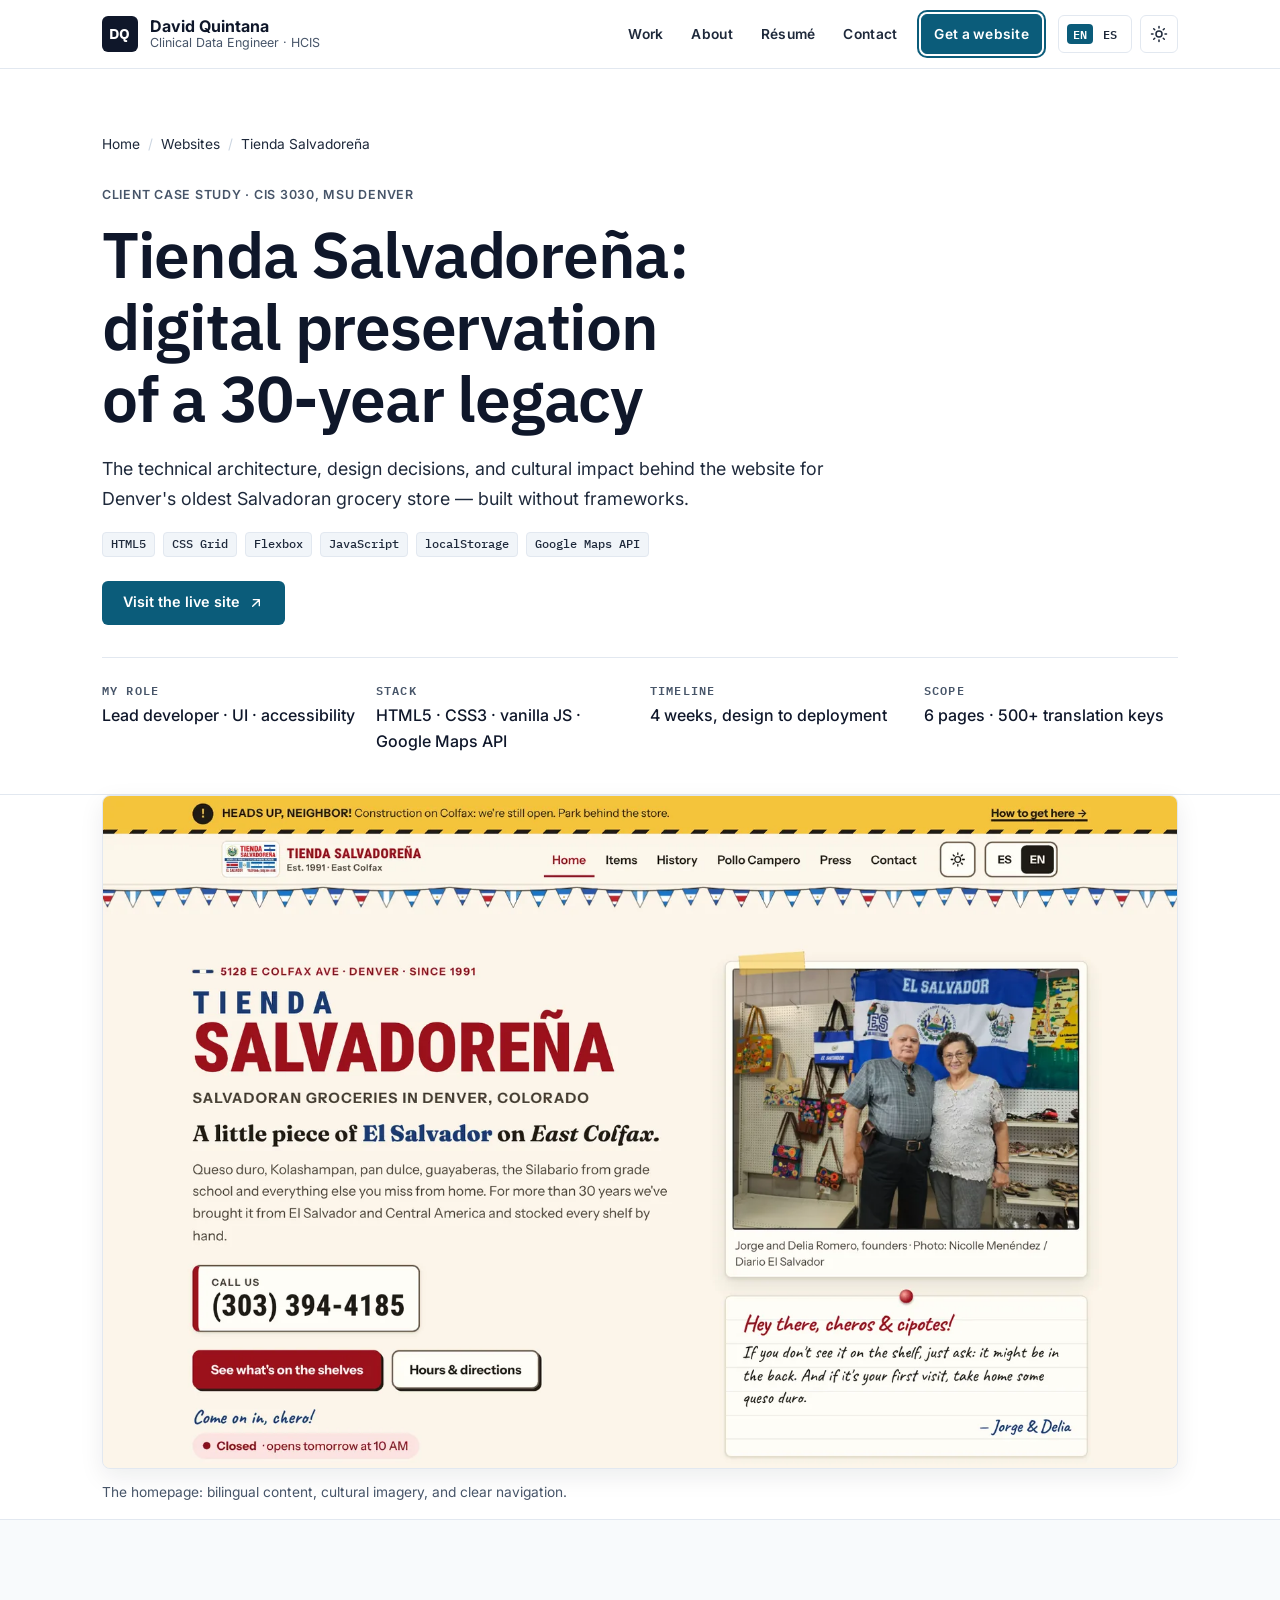
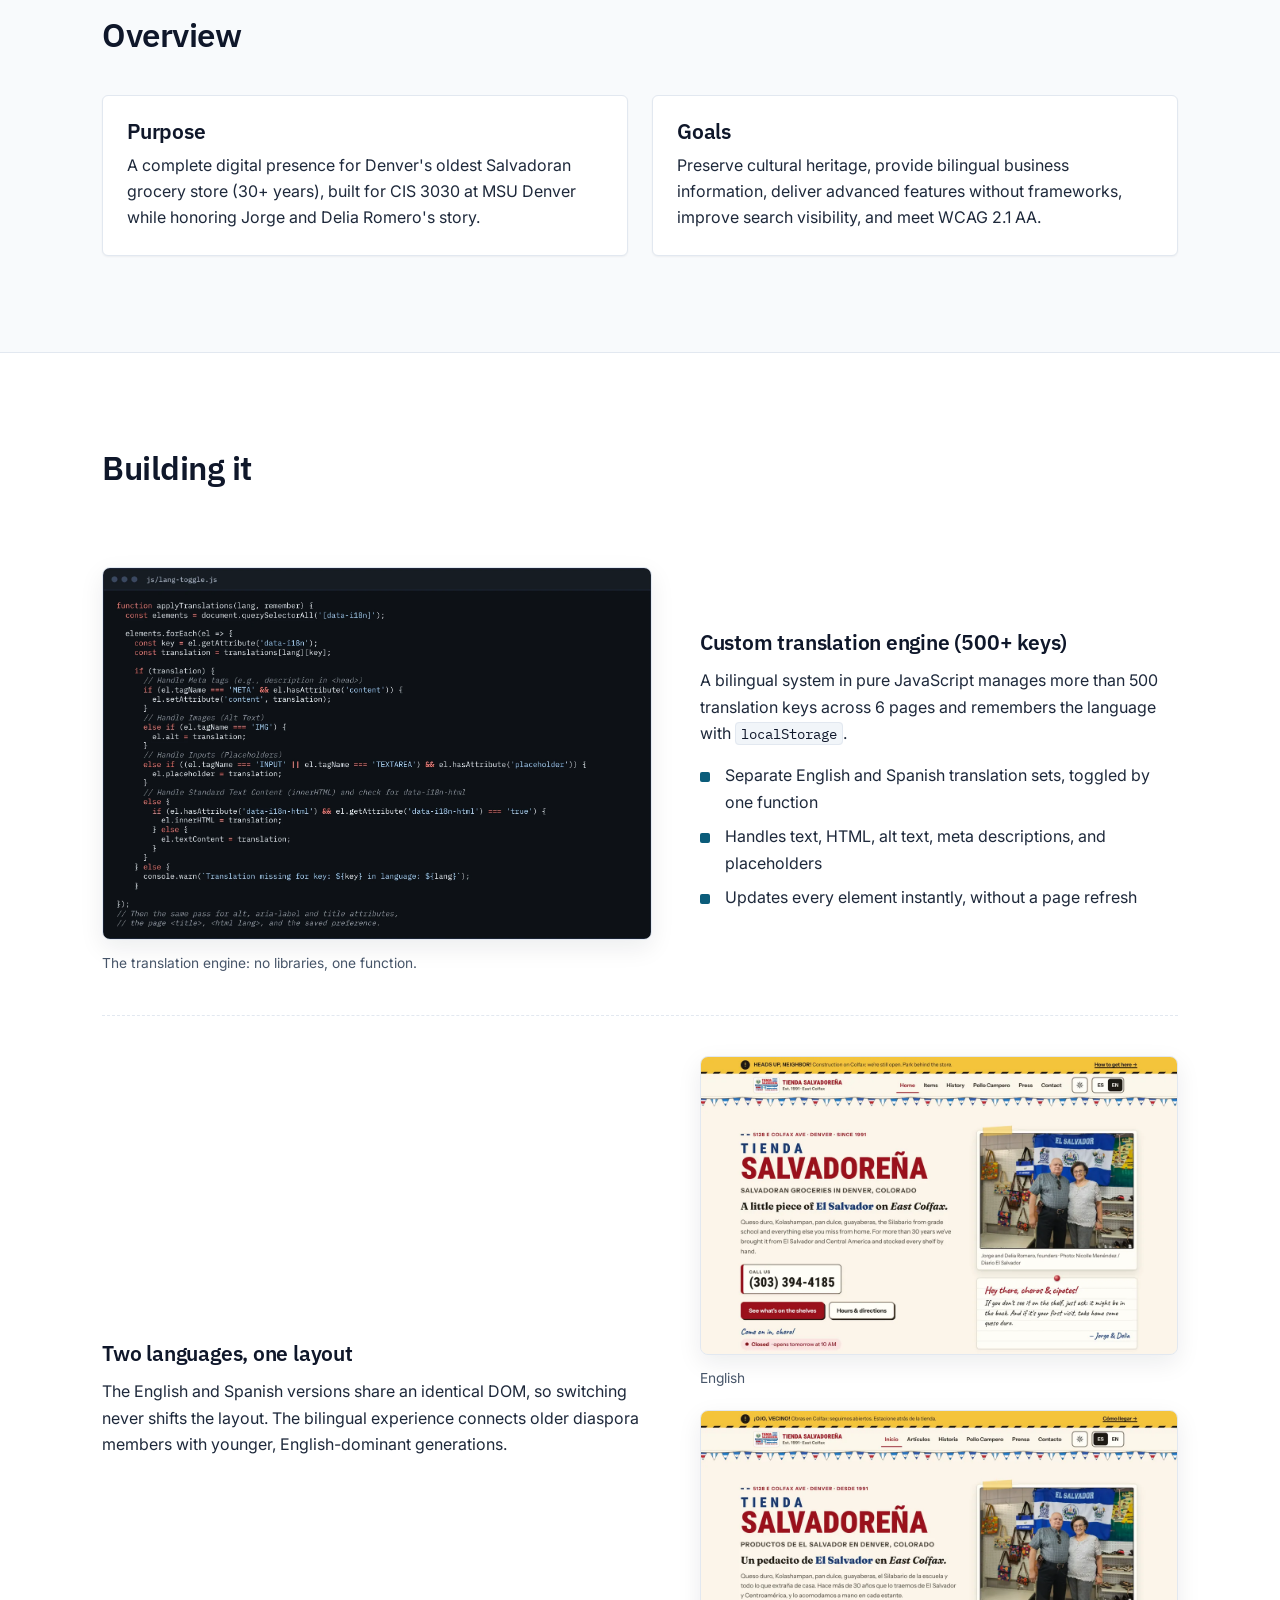
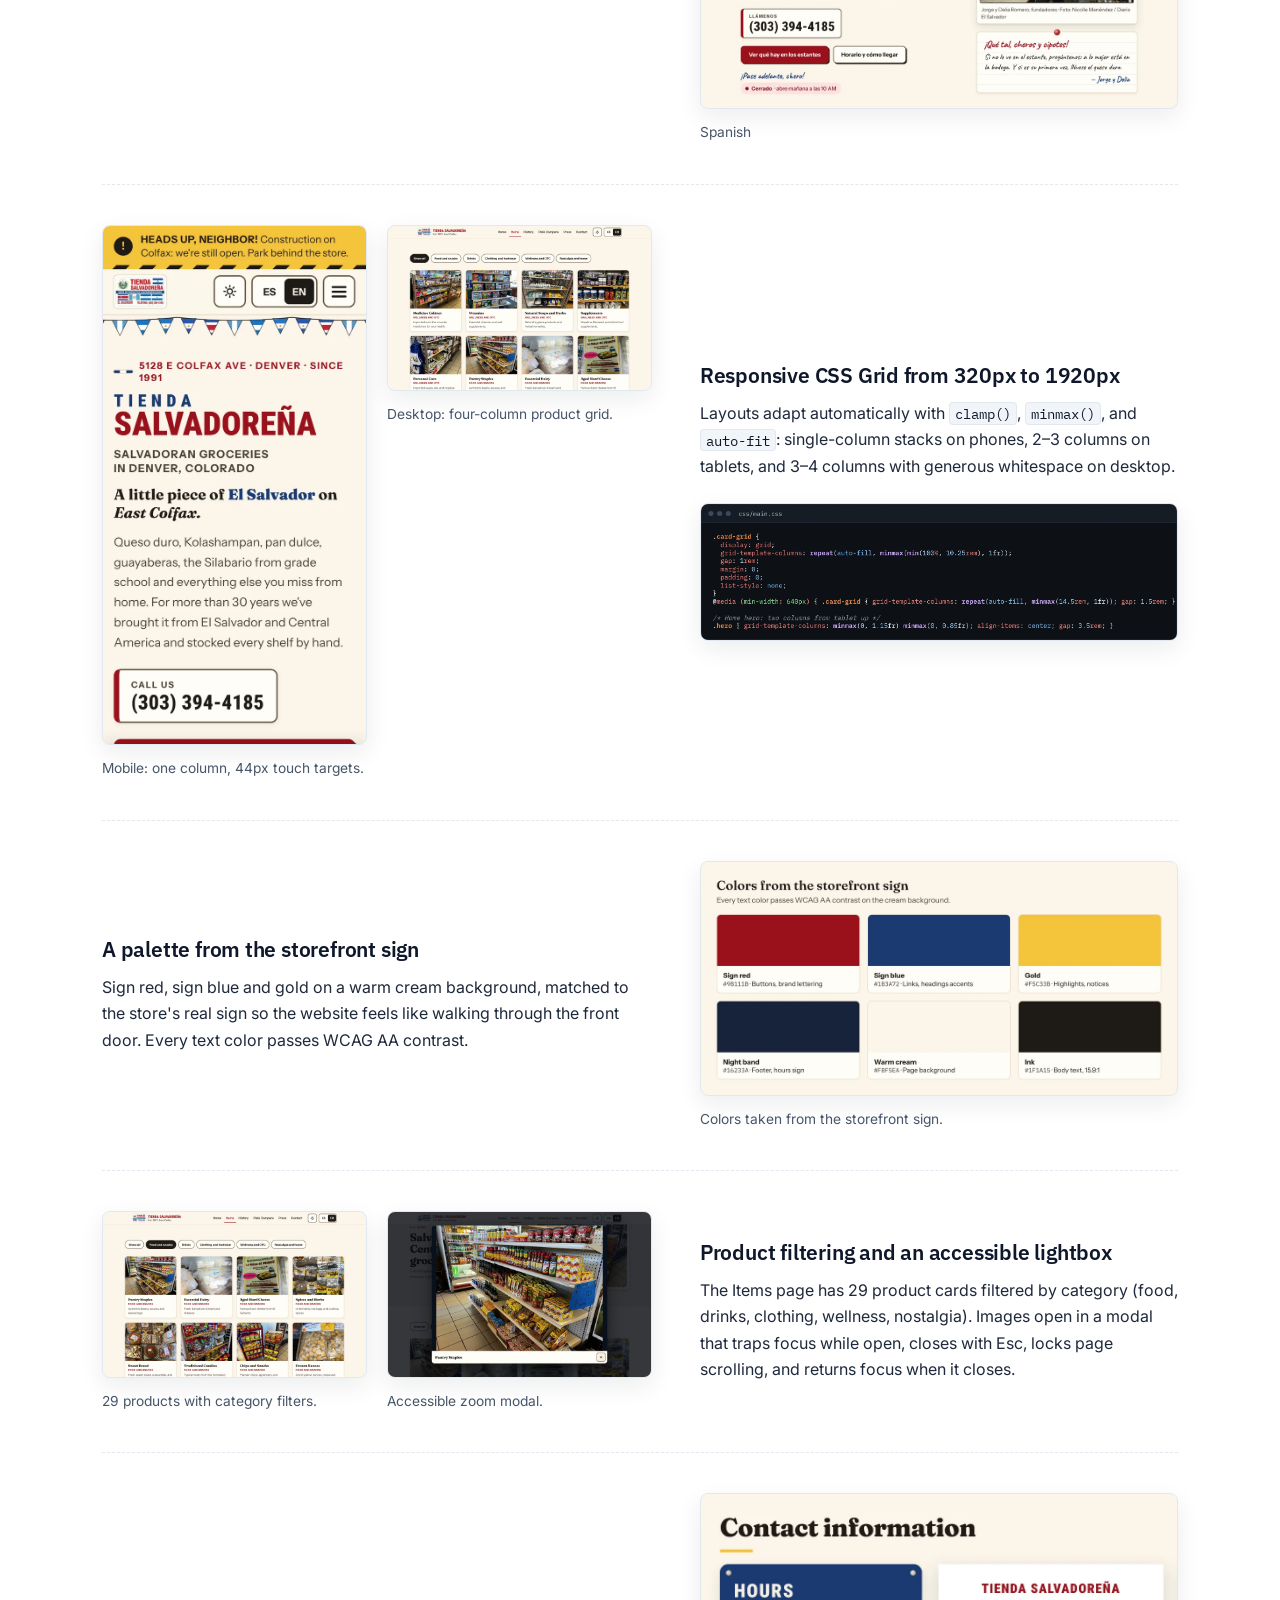
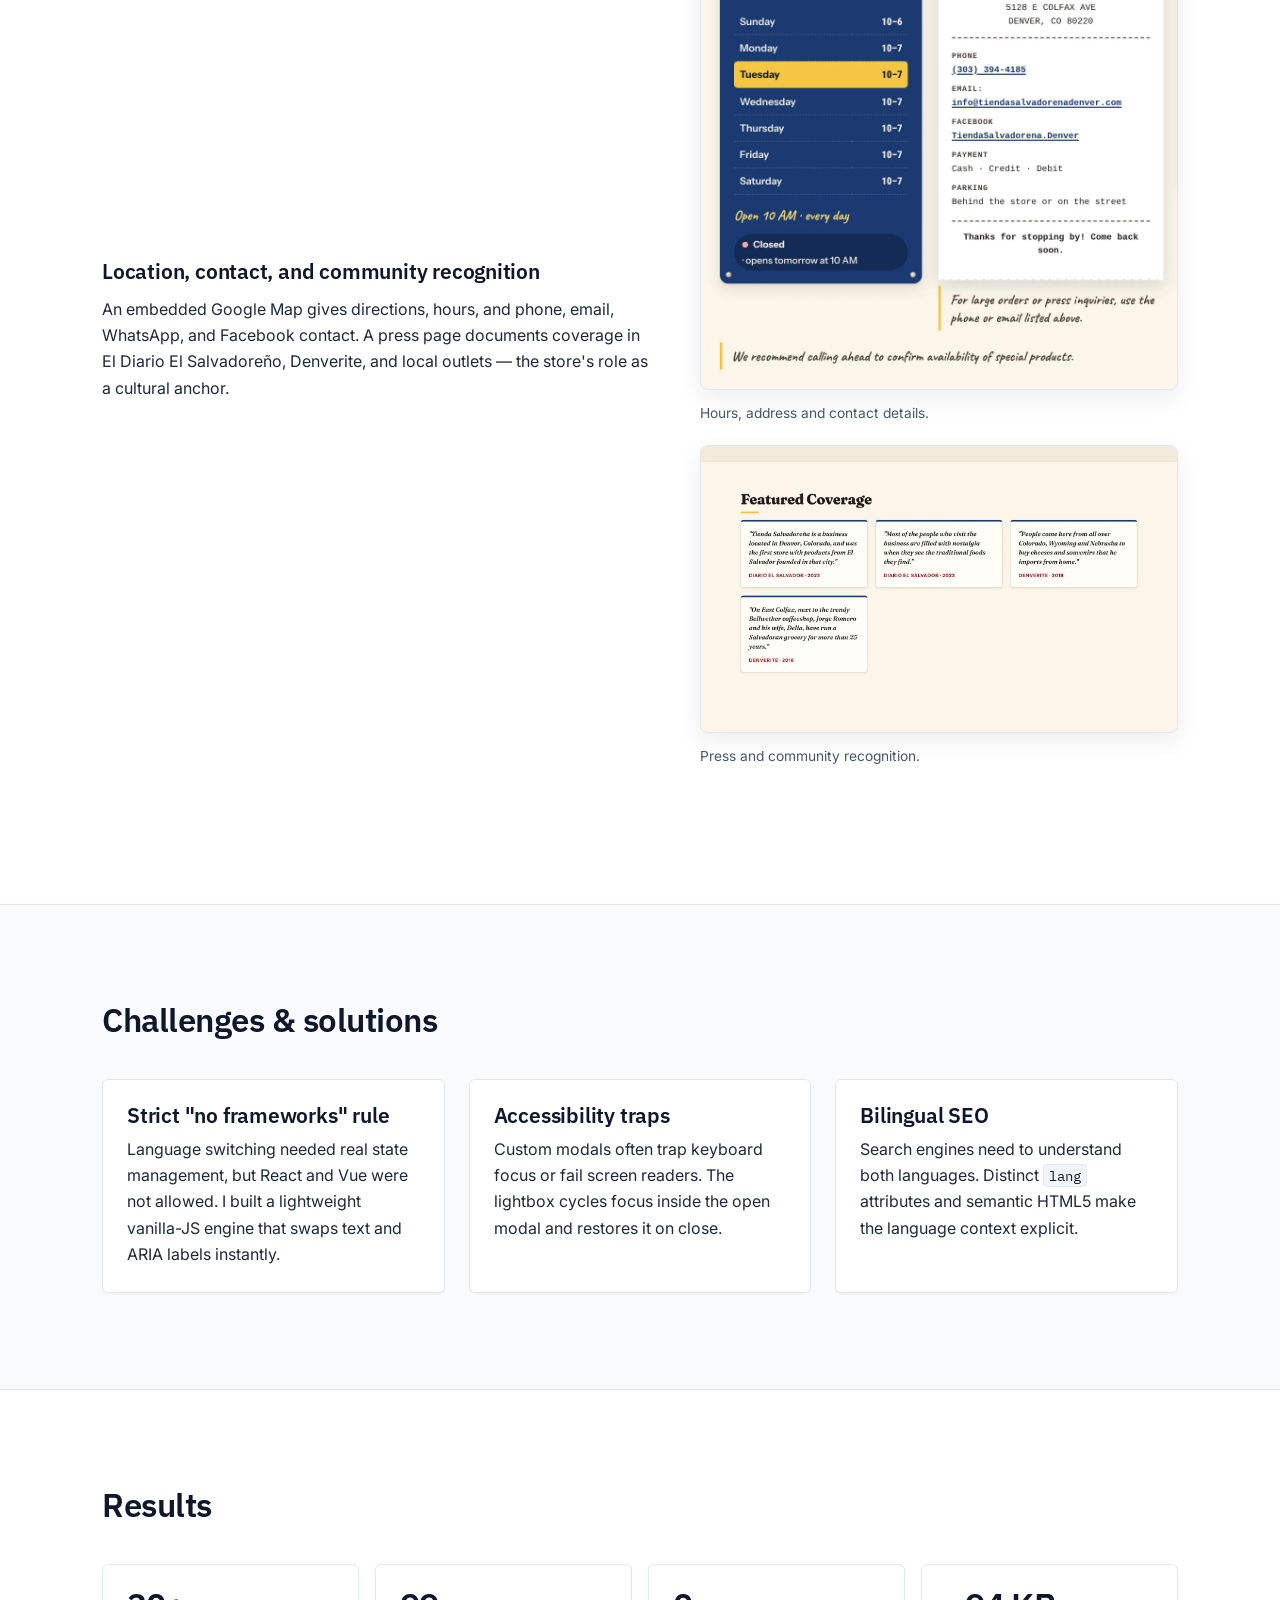
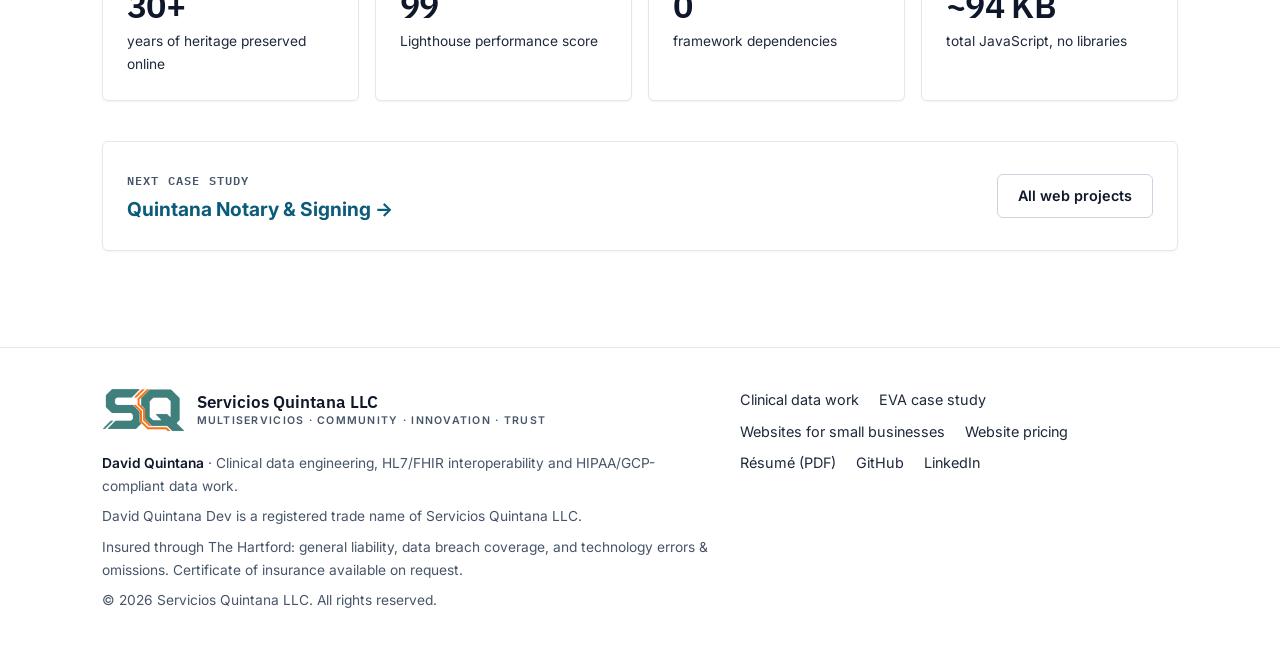
<file: tienda-case-study.html>
<!DOCTYPE html>
<html lang="en" data-language="en" data-theme="light">
<head>
  <meta charset="UTF-8">
  <meta name="viewport" content="width=device-width, initial-scale=1">
  <title>Tienda Salvadoreña Website Case Study | David Quintana Dev</title>
  <meta name="description" content="How I built the bilingual website for Denver's oldest Salvadoran grocery store: 29 products with filters, 500+ translation keys, no frameworks.">
  <link rel="canonical" href="https://davidquintana.dev/tienda-case-study.html">
  <meta property="og:type" content="website">
  <meta property="og:site_name" content="David Quintana">
  <meta property="og:title" content="Tienda Salvadoreña Website Case Study | David Quintana Dev">
  <meta property="og:description" content="How I built the bilingual website for Denver's oldest Salvadoran grocery store: 29 products with filters, 500+ translation keys, no frameworks.">
  <meta property="og:url" content="https://davidquintana.dev/tienda-case-study.html">
  <meta property="og:image" content="https://davidquintana.dev/assets/img/og-websites.png">
  <meta property="og:image:width" content="1200">
  <meta property="og:image:height" content="630">
  <meta property="og:image:alt" content="Websites for small businesses in Denver, in English, Spanish or both, by David Quintana Dev">
  <meta name="twitter:card" content="summary_large_image">
  <meta name="theme-color" content="#ffffff">
  <link rel="icon" href="favicon.svg" type="image/svg+xml">
  <link rel="preconnect" href="https://fonts.googleapis.com">
  <link rel="preconnect" href="https://fonts.gstatic.com" crossorigin>
  <link rel="stylesheet" href="https://fonts.googleapis.com/css2?family=IBM+Plex+Sans:wght@500;600;700&amp;family=Inter:wght@400;500;600;700&amp;family=IBM+Plex+Mono:wght@400;500;600&amp;display=swap">
  <script>
    (function () {
      try {
        var d = document.documentElement;
        var lang = localStorage.getItem('preferred-language');
        if (lang === 'en' || lang === 'es') { d.setAttribute('data-language', lang); d.setAttribute('lang', lang); }
        var theme = localStorage.getItem('preferred-theme');
        if (theme === 'light' || theme === 'dark') { d.setAttribute('data-theme', theme); }
      } catch (e) { /* storage unavailable: defaults apply */ }
    })();
  </script>
  <link rel="stylesheet" href="styles.css">
  <script type="application/ld+json">
  {
    "@context": "https://schema.org",
    "@graph": [
      {
        "@type": "WebPage",
        "@id": "https://davidquintana.dev/tienda-case-study.html#webpage",
        "url": "https://davidquintana.dev/tienda-case-study.html",
        "name": "Tienda Salvadoreña website case study",
        "isPartOf": {
          "@id": "https://davidquintana.dev/#website"
        },
        "inLanguage": [
          "en",
          "es"
        ]
      },
      {
        "@type": "CreativeWork",
        "name": "Tienda Salvadoreña website",
        "url": "https://tiendasalvadorenadenver.com/",
        "author": {
          "@id": "https://davidquintana.dev/#person"
        },
        "about": "Bilingual website for Denver's oldest Salvadoran grocery store, on East Colfax since 1991",
        "keywords": "bilingual website, small business, Denver, HTML, CSS, JavaScript"
      },
      {
        "@type": "BreadcrumbList",
        "itemListElement": [
          {
            "@type": "ListItem",
            "position": 1,
            "name": "Home",
            "item": "https://davidquintana.dev/"
          },
          {
            "@type": "ListItem",
            "position": 2,
            "name": "Websites",
            "item": "https://davidquintana.dev/web-dev.html"
          },
          {
            "@type": "ListItem",
            "position": 3,
            "name": "Tienda Salvadoreña",
            "item": "https://davidquintana.dev/tienda-case-study.html"
          }
        ]
      }
    ]
  }
  </script>
</head>
<body>
<a class="skip-link" href="#main"><span data-lang="en">Skip to main content</span><span data-lang="es" lang="es">Saltar al contenido principal</span></a>
<header class="site-header">
  <div class="container header-inner">
    <a class="brand" href="index.html" aria-label="David Quintana, home">
      <span class="brand-mark" aria-hidden="true">DQ</span>
      <span class="brand-text"><span class="brand-name">David Quintana</span><span class="brand-role"><span data-lang="en">Clinical Data Engineer · HCIS</span><span data-lang="es" lang="es">Ingeniero de Datos Clínicos · HCIS</span></span></span>
    </a>
    <nav id="site-nav" class="site-nav" aria-label="Primary">
      <ul class="nav-list">
        <li><a href="hcis-portfolio.html"><span data-lang="en">Work</span><span data-lang="es" lang="es">Trabajo</span></a></li>
        <li><a href="index.html#about"><span data-lang="en">About</span><span data-lang="es" lang="es">Sobre mí</span></a></li>
        <li><a href="resume.pdf" target="_blank" rel="noopener"><span data-lang="en">Résumé</span><span data-lang="es" lang="es">Currículum</span></a></li>
        <li><a href="web-dev.html#contact"><span data-lang="en">Contact</span><span data-lang="es" lang="es">Contacto</span></a></li>
        <li><a class="nav-cta nav-cta-web" href="web-dev.html" aria-current="page"><span data-lang="en">Get a website</span><span data-lang="es" lang="es">Pida su sitio web</span></a></li>
      </ul>
    </nav>
    <div class="header-tools">
      <button class="lang-switch" type="button" aria-label="Cambiar a español"><span class="opt opt-en">EN</span><span class="opt opt-es">ES</span></button>
      <button class="icon-btn theme-toggle" type="button" aria-pressed="false" aria-label="Switch to light theme"><svg class="icon-moon" viewBox="0 0 24 24" fill="none" stroke="currentColor" stroke-width="2" stroke-linecap="round" stroke-linejoin="round" aria-hidden="true"><path d="M21 12.79A9 9 0 1 1 11.21 3 7 7 0 0 0 21 12.79z"/></svg><svg class="icon-sun" viewBox="0 0 24 24" fill="none" stroke="currentColor" stroke-width="2" stroke-linecap="round" stroke-linejoin="round" aria-hidden="true"><circle cx="12" cy="12" r="4"/><path d="M12 2v2M12 20v2M4.93 4.93l1.41 1.41M17.66 17.66l1.41 1.41M2 12h2M20 12h2M6.34 17.66l-1.41 1.41M19.07 4.93l-1.41 1.41"/></svg></button>
      <button class="icon-btn menu-toggle" type="button" aria-controls="site-nav" aria-expanded="false" aria-label="Menu"><svg viewBox="0 0 24 24" fill="none" stroke="currentColor" stroke-width="2" stroke-linecap="round" aria-hidden="true"><path d="M4 7h16M4 12h16M4 17h16"/></svg></button>
    </div>
  </div>
</header>
<main id="main">
<section class="page-hero">
<div class="container">
<nav aria-label="Breadcrumb"><ol class="breadcrumb"><li><a href="index.html"><span data-lang="en">Home</span><span data-lang="es" lang="es">Inicio</span></a></li><li><a href="web-dev.html"><span data-lang="en">Websites</span><span data-lang="es" lang="es">Sitios web</span></a></li><li aria-current="page"><span data-lang="en">Tienda Salvadoreña</span><span data-lang="es" lang="es">Tienda Salvadoreña</span></li></ol></nav>
<p data-lang="en" class="kicker">Client case study · CIS 3030, MSU Denver</p>
<p data-lang="es" lang="es" class="kicker">Estudio de caso · Cliente · CIS 3030, MSU Denver</p>
<h1 data-lang="en">Tienda Salvadoreña: digital preservation of a 30-year legacy</h1>
<h1 data-lang="es" lang="es">Tienda Salvadoreña: preservación digital de un legado de 30 años</h1>
<p data-lang="en" class="lead">The technical architecture, design decisions, and cultural impact behind the website for Denver's oldest Salvadoran grocery store — built without frameworks.</p>
<p data-lang="es" lang="es" class="lead">La arquitectura técnica, las decisiones de diseño y el impacto cultural del sitio web de la tienda salvadoreña más antigua de Denver — construido sin frameworks.</p>
<ul class="tags" aria-label="Technologies"><li><span class="tag">HTML5</span></li><li><span class="tag">CSS Grid</span></li><li><span class="tag">Flexbox</span></li><li><span class="tag">JavaScript</span></li><li><span class="tag">localStorage</span></li><li><span class="tag">Google Maps API</span></li></ul>
<div class="btn-row"><a class="btn btn-primary" href="https://tiendasalvadorenadenver.com" target="_blank" rel="noopener"><span data-lang="en">Visit the live site</span><span data-lang="es" lang="es">Visitar el sitio</span><svg viewBox="0 0 24 24" fill="none" stroke="currentColor" stroke-width="2" stroke-linecap="round" stroke-linejoin="round" aria-hidden="true"><path d="M7 17 17 7M8 7h9v9"/></svg></a></div>
<dl class="meta-row"><div><dt><span data-lang="en">My role</span><span data-lang="es" lang="es">Mi rol</span></dt><dd><span data-lang="en">Lead developer · UI · accessibility</span><span data-lang="es" lang="es">Desarrollador principal · UI · accesibilidad</span></dd></div><div><dt><span data-lang="en">Stack</span><span data-lang="es" lang="es">Tecnologías</span></dt><dd><span data-lang="en">HTML5 · CSS3 · vanilla JS · Google Maps API</span><span data-lang="es" lang="es">HTML5 · CSS3 · JS vanilla · Google Maps API</span></dd></div><div><dt><span data-lang="en">Timeline</span><span data-lang="es" lang="es">Duración</span></dt><dd><span data-lang="en">4 weeks, design to deployment</span><span data-lang="es" lang="es">4 semanas, del diseño al despliegue</span></dd></div><div><dt><span data-lang="en">Scope</span><span data-lang="es" lang="es">Alcance</span></dt><dd><span data-lang="en">6 pages · 500+ translation keys</span><span data-lang="es" lang="es">6 páginas · más de 500 claves de traducción</span></dd></div></dl>
</div>
</section>
<section class="section pt-0 pb-tight">
<div class="container">
<figure>
<div class="shot"><img src="assets/img/web/tienda-home.webp" alt="Tienda Salvadoreña homepage" width="1600" height="1000" fetchpriority="high" decoding="async" class="zoomable"></div>
<figcaption data-lang="en">The homepage: bilingual content, cultural imagery, and clear navigation.</figcaption>
<figcaption data-lang="es" lang="es">La portada: contenido bilingüe, imágenes culturales y navegación clara.</figcaption>
</figure>
</div>
</section>
<section class="section section-alt">
<div class="container">
<div class="section-head"><h2 data-lang="en">Overview</h2>
<h2 data-lang="es" lang="es">Resumen</h2></div>
<div class="grid grid-2">
<div class="card"><h3 data-lang="en">Purpose</h3>
<h3 data-lang="es" lang="es">Propósito</h3><p data-lang="en">A complete digital presence for Denver's oldest Salvadoran grocery store (30+ years), built for CIS 3030 at MSU Denver while honoring Jorge and Delia Romero's story.</p>
<p data-lang="es" lang="es">Una presencia digital completa para la tienda salvadoreña más antigua de Denver (más de 30 años), construida para CIS 3030 en MSU Denver honrando la historia de Jorge y Delia Romero.</p></div>
<div class="card"><h3 data-lang="en">Goals</h3>
<h3 data-lang="es" lang="es">Objetivos</h3><p data-lang="en">Preserve cultural heritage, provide bilingual business information, deliver advanced features without frameworks, improve search visibility, and meet WCAG 2.1 AA.</p>
<p data-lang="es" lang="es">Preservar el patrimonio cultural, ofrecer información bilingüe, lograr funciones avanzadas sin frameworks, mejorar la visibilidad en buscadores y cumplir WCAG 2.1 AA.</p></div>
</div>
</div>
</section>
<section class="section">
<div class="container">
<div class="section-head"><h2 data-lang="en">Building it</h2>
<h2 data-lang="es" lang="es">La construcción</h2></div><div class="feature">
<figure>
<div class="shot"><img src="assets/img/tienda/code-translation.webp" alt="JavaScript translation engine code" width="1653" height="1119" loading="lazy" decoding="async" class="zoomable"></div>
<figcaption data-lang="en">The translation engine: no libraries, one function.</figcaption>
<figcaption data-lang="es" lang="es">El motor de traducción: sin librerías, una función.</figcaption>
</figure>
<div>
<h3 data-lang="en">Custom translation engine (500+ keys)</h3>
<h3 data-lang="es" lang="es">Motor de traducción propio (500+ claves)</h3>
<div data-lang="en" class="prose"><p>A bilingual system in pure JavaScript manages more than 500 translation keys across 6 pages and remembers the language with <code>localStorage</code>.</p>
<ul class="checklist"><li>Separate English and Spanish translation sets, toggled by one function</li><li>Handles text, HTML, alt text, meta descriptions, and placeholders</li><li>Updates every element instantly, without a page refresh</li></ul></div>
<div data-lang="es" lang="es" class="prose"><p>Un sistema bilingüe en JavaScript puro gestiona más de 500 claves de traducción en 6 páginas y recuerda el idioma con <code>localStorage</code>.</p>
<ul class="checklist"><li>Conjuntos de traducción separados en inglés y español, controlados por una función</li><li>Maneja texto, HTML, texto alternativo, metadescripciones y marcadores</li><li>Actualiza cada elemento al instante, sin recargar la página</li></ul></div>
</div>
</div><div class="feature flip">
<div class="shot-pair"><figure>
<div class="shot"><img src="assets/img/tienda/language-english.webp" alt="Tienda site in English" width="1200" height="750" loading="lazy" decoding="async" class="zoomable"></div>
<figcaption data-lang="en">English</figcaption>
<figcaption data-lang="es" lang="es">Inglés</figcaption>
</figure><figure>
<div class="shot"><img src="assets/img/tienda/language-spanish.webp" alt="Tienda site in Spanish" width="1200" height="750" loading="lazy" decoding="async" class="zoomable"></div>
<figcaption data-lang="en">Spanish</figcaption>
<figcaption data-lang="es" lang="es">Español</figcaption>
</figure></div>
<div>
<h3 data-lang="en">Two languages, one layout</h3>
<h3 data-lang="es" lang="es">Dos idiomas, un diseño</h3>
<div data-lang="en" class="prose"><p>The English and Spanish versions share an identical DOM, so switching never shifts the layout. The bilingual experience connects older diaspora members with younger, English-dominant generations.</p></div>
<div data-lang="es" lang="es" class="prose"><p>Las versiones en inglés y español comparten el mismo DOM, así que cambiar de idioma nunca mueve el diseño. La experiencia bilingüe conecta a la diáspora mayor con generaciones jóvenes que hablan más inglés.</p></div>
</div>
</div><div class="feature">
<div class="shot-pair"><figure>
<div class="shot"><img src="assets/img/tienda/mobile-header.webp" alt="Tienda site on a phone" width="600" height="1298" loading="lazy" decoding="async" class="zoomable"></div>
<figcaption data-lang="en">Mobile: one column, 44px touch targets.</figcaption>
<figcaption data-lang="es" lang="es">Móvil: una columna, botones de 44px.</figcaption>
</figure><figure>
<div class="shot"><img src="assets/img/tienda/desktop-header.webp" alt="Product grid on desktop, four columns" width="1600" height="1000" loading="lazy" decoding="async" class="zoomable"></div>
<figcaption data-lang="en">Desktop: four-column product grid.</figcaption>
<figcaption data-lang="es" lang="es">Escritorio: cuadrícula de productos de cuatro columnas.</figcaption>
</figure></div>
<div>
<h3 data-lang="en">Responsive CSS Grid from 320px to 1920px</h3>
<h3 data-lang="es" lang="es">CSS Grid adaptable de 320px a 1920px</h3>
<div data-lang="en" class="prose"><p>Layouts adapt automatically with <code>clamp()</code>, <code>minmax()</code>, and <code>auto-fit</code>: single-column stacks on phones, 2–3 columns on tablets, and 3–4 columns with generous whitespace on desktop.</p><div class="mt-6"><figure>
<div class="shot"><img src="assets/img/tienda/code-css-grid.webp" alt="CSS grid code for the product grid and homepage" width="1653" height="471" loading="lazy" decoding="async" class="zoomable"></div>
</figure></div></div>
<div data-lang="es" lang="es" class="prose"><p>Los diseños se adaptan con <code>clamp()</code>, <code>minmax()</code> y <code>auto-fit</code>: una columna en teléfonos, 2–3 en tabletas y 3–4 con amplio espacio en escritorio.</p><div class="mt-6"><figure>
<div class="shot"><img src="assets/img/tienda/code-css-grid.webp" alt="CSS grid code for the product grid and homepage" width="1653" height="471" loading="lazy" decoding="async" class="zoomable"></div>
</figure></div></div>
</div>
</div><div class="feature flip">
<figure>
<div class="shot"><img src="assets/img/tienda/color-palette.webp" alt="Color palette taken from the store's sign" width="1100" height="538" loading="lazy" decoding="async" class="zoomable"></div>
<figcaption data-lang="en">Colors taken from the storefront sign.</figcaption>
<figcaption data-lang="es" lang="es">Colores tomados del letrero de la tienda.</figcaption>
</figure>
<div>
<h3 data-lang="en">A palette from the storefront sign</h3>
<h3 data-lang="es" lang="es">Una paleta del letrero de la tienda</h3>
<div data-lang="en" class="prose"><p>Sign red, sign blue and gold on a warm cream background, matched to the store's real sign so the website feels like walking through the front door. Every text color passes WCAG AA contrast.</p></div>
<div data-lang="es" lang="es" class="prose"><p>Rojo y azul del letrero y dorado sobre un fondo crema cálido, igual que el letrero real de la tienda, para que el sitio se sienta como entrar por la puerta. Todos los colores de texto cumplen el contraste WCAG AA.</p></div>
</div>
</div><div class="feature">
<div class="shot-pair"><figure>
<div class="shot"><img src="assets/img/tienda/items-filter.webp" alt="Product grid with category filters" width="1600" height="1000" loading="lazy" decoding="async" class="zoomable"></div>
<figcaption data-lang="en">29 products with category filters.</figcaption>
<figcaption data-lang="es" lang="es">29 productos con filtros por categoría.</figcaption>
</figure><figure>
<div class="shot"><img src="assets/img/tienda/zoom-modal.webp" alt="Full-screen product photo in a zoom modal" width="1600" height="1000" loading="lazy" decoding="async" class="zoomable"></div>
<figcaption data-lang="en">Accessible zoom modal.</figcaption>
<figcaption data-lang="es" lang="es">Modal de zoom accesible.</figcaption>
</figure></div>
<div>
<h3 data-lang="en">Product filtering and an accessible lightbox</h3>
<h3 data-lang="es" lang="es">Filtros de productos y un lightbox accesible</h3>
<div data-lang="en" class="prose"><p>The Items page has 29 product cards filtered by category (food, drinks, clothing, wellness, nostalgia). Images open in a modal that traps focus while open, closes with Esc, locks page scrolling, and returns focus when it closes.</p></div>
<div data-lang="es" lang="es" class="prose"><p>La página de artículos tiene 29 tarjetas filtradas por categoría (comida, bebidas, ropa, bienestar, nostalgia). Las imágenes abren un modal que mantiene el foco, se cierra con Esc, bloquea el desplazamiento y devuelve el foco al cerrar.</p></div>
</div>
</div><div class="feature flip">
<div class="shot-pair"><figure>
<div class="shot"><img src="assets/img/tienda/contact-map.webp" alt="Contact page with store hours and contact details" width="1010" height="1050" loading="lazy" decoding="async" class="zoomable"></div>
<figcaption data-lang="en">Hours, address and contact details.</figcaption>
<figcaption data-lang="es" lang="es">Horario, dirección y datos de contacto.</figcaption>
</figure><figure>
<div class="shot"><img src="assets/img/tienda/press-coverage.webp" alt="Press coverage page" width="1600" height="960" loading="lazy" decoding="async" class="zoomable"></div>
<figcaption data-lang="en">Press and community recognition.</figcaption>
<figcaption data-lang="es" lang="es">Prensa y reconocimiento comunitario.</figcaption>
</figure></div>
<div>
<h3 data-lang="en">Location, contact, and community recognition</h3>
<h3 data-lang="es" lang="es">Ubicación, contacto y reconocimiento</h3>
<div data-lang="en" class="prose"><p>An embedded Google Map gives directions, hours, and phone, email, WhatsApp, and Facebook contact. A press page documents coverage in El Diario El Salvadoreño, Denverite, and local outlets — the store's role as a cultural anchor.</p></div>
<div data-lang="es" lang="es" class="prose"><p>Un mapa de Google integrado ofrece indicaciones, horario y contacto por teléfono, correo, WhatsApp y Facebook. Una página de prensa documenta la cobertura en El Diario El Salvadoreño, Denverite y medios locales — el papel de la tienda como ancla cultural.</p></div>
</div>
</div>
</div>
</section>
<section class="section section-alt">
<div class="container">
<div class="section-head"><h2 data-lang="en">Challenges &amp; solutions</h2>
<h2 data-lang="es" lang="es">Desafíos y soluciones</h2></div>
<div class="grid grid-3"><div class="card"><h3 data-lang="en">Strict "no frameworks" rule</h3>
<h3 data-lang="es" lang="es">Regla estricta de "sin frameworks"</h3><p data-lang="en">Language switching needed real state management, but React and Vue were not allowed. I built a lightweight vanilla-JS engine that swaps text and ARIA labels instantly.</p>
<p data-lang="es" lang="es">El cambio de idioma requería manejo de estado, pero React y Vue no estaban permitidos. Construí un motor ligero en JS que cambia textos y etiquetas ARIA al instante.</p></div><div class="card"><h3 data-lang="en">Accessibility traps</h3>
<h3 data-lang="es" lang="es">Trampas de accesibilidad</h3><p data-lang="en">Custom modals often trap keyboard focus or fail screen readers. The lightbox cycles focus inside the open modal and restores it on close.</p>
<p data-lang="es" lang="es">Los modales propios suelen atrapar el foco o fallar con lectores de pantalla. El lightbox mantiene el foco dentro del modal y lo restaura al cerrar.</p></div><div class="card"><h3 data-lang="en">Bilingual SEO</h3>
<h3 data-lang="es" lang="es">SEO bilingüe</h3><p data-lang="en">Search engines need to understand both languages. Distinct <code>lang</code> attributes and semantic HTML5 make the language context explicit.</p>
<p data-lang="es" lang="es">Los buscadores deben entender ambos idiomas. Atributos <code>lang</code> distintos y HTML5 semántico hacen explícito el contexto.</p></div></div>
</div>
</section>
<section class="section">
<div class="container">
<div class="section-head"><h2 data-lang="en">Results</h2>
<h2 data-lang="es" lang="es">Resultados</h2></div>
<div class="stats"><div class="stat"><span class="stat-num">30+</span><span class="stat-label"><span data-lang="en">years of heritage preserved online</span><span data-lang="es" lang="es">años de herencia preservados en línea</span></span></div><div class="stat"><span class="stat-num">99</span><span class="stat-label"><span data-lang="en">Lighthouse performance score</span><span data-lang="es" lang="es">puntuación de rendimiento Lighthouse</span></span></div><div class="stat"><span class="stat-num">0</span><span class="stat-label"><span data-lang="en">framework dependencies</span><span data-lang="es" lang="es">dependencias de frameworks</span></span></div><div class="stat"><span class="stat-num">~94 KB</span><span class="stat-label"><span data-lang="en">total JavaScript, no libraries</span><span data-lang="es" lang="es">de JavaScript en total, sin librerías</span></span></div></div>
<div class="mt-10"><div class="card next-project">
<div><span class="label"><span data-lang="en">Next case study</span><span data-lang="es" lang="es">Siguiente estudio de caso</span></span><a class="title" href="quintana-notary-signing-case-study.html"><span data-lang="en">Quintana Notary &amp; Signing</span><span data-lang="es" lang="es">Quintana Notary &amp; Signing</span> →</a></div>
<a class="btn btn-secondary" href="web-dev.html"><span data-lang="en">All web projects</span><span data-lang="es" lang="es">Todos los proyectos web</span></a>
</div></div>
</div>
</section>
</main>
<footer class="site-footer">
  <div class="container footer-grid">
    <div>
      <a class="footer-company" href="https://serviciosquintana.com" target="_blank" rel="noopener"><img src="assets/img/sq-mark.webp" alt="" width="522" height="278" loading="lazy" decoding="async"><span class="footer-company-text"><span class="footer-company-name">Servicios Quintana LLC</span><span class="footer-company-tag">Multiservicios · Community · Innovation · Trust</span></span><span class="visually-hidden"> (opens in a new tab)</span></a>
      <p><strong>David Quintana</strong> · <span data-lang="en">Clinical data engineering, HL7/FHIR interoperability and HIPAA/GCP-compliant data work.</span><span data-lang="es" lang="es">Ingeniería de datos clínicos, interoperabilidad HL7/FHIR y trabajo de datos conforme a HIPAA/GCP.</span></p>
      <p><span data-lang="en">David Quintana Dev is a registered trade name of Servicios Quintana LLC.</span><span data-lang="es" lang="es">David Quintana Dev es un nombre comercial registrado de Servicios Quintana LLC.</span></p>
      <p><span data-lang="en">Insured through The Hartford: general liability, data breach coverage, and technology errors &amp; omissions. Certificate of insurance available on request.</span><span data-lang="es" lang="es">Asegurado con The Hartford: responsabilidad civil general, cobertura por filtración de datos y errores y omisiones tecnológicos. Certificado de seguro disponible a petición.</span></p>
      
      <p>© <span data-year>2026</span> Servicios Quintana LLC. <span data-lang="en">All rights reserved.</span><span data-lang="es" lang="es">Todos los derechos reservados.</span></p>
    </div>
    <nav aria-label="Footer">
      <ul class="footer-links">
        <li><a href="hcis-portfolio.html"><span data-lang="en">Clinical data work</span><span data-lang="es" lang="es">Trabajo en datos clínicos</span></a></li>
        <li><a href="eva-ctms-case-study.html"><span data-lang="en">EVA case study</span><span data-lang="es" lang="es">Caso EVA</span></a></li>
        <li><a href="web-dev.html"><span data-lang="en">Websites for small businesses</span><span data-lang="es" lang="es">Sitios web para pequeños negocios</span></a></li>
        <li><a href="pricing.html"><span data-lang="en">Website pricing</span><span data-lang="es" lang="es">Precios de sitios web</span></a></li>
        <li><a href="resume.pdf" target="_blank" rel="noopener"><span data-lang="en">Résumé (PDF)</span><span data-lang="es" lang="es">Currículum (PDF)</span></a></li>
        <li><a href="https://github.com/dquint32" target="_blank" rel="noopener">GitHub</a></li>
        <li><a href="https://www.linkedin.com/in/quintanadm95" target="_blank" rel="noopener">LinkedIn</a></li>
      </ul>
    </nav>
  </div>
</footer>
<button class="icon-btn back-to-top" type="button" aria-label="Back to top"><svg viewBox="0 0 24 24" fill="none" stroke="currentColor" stroke-width="2" stroke-linecap="round" stroke-linejoin="round" aria-hidden="true"><path d="m18 15-6-6-6 6"/></svg></button>
<script src="main.js" defer></script>
</body>
</html>
</file>
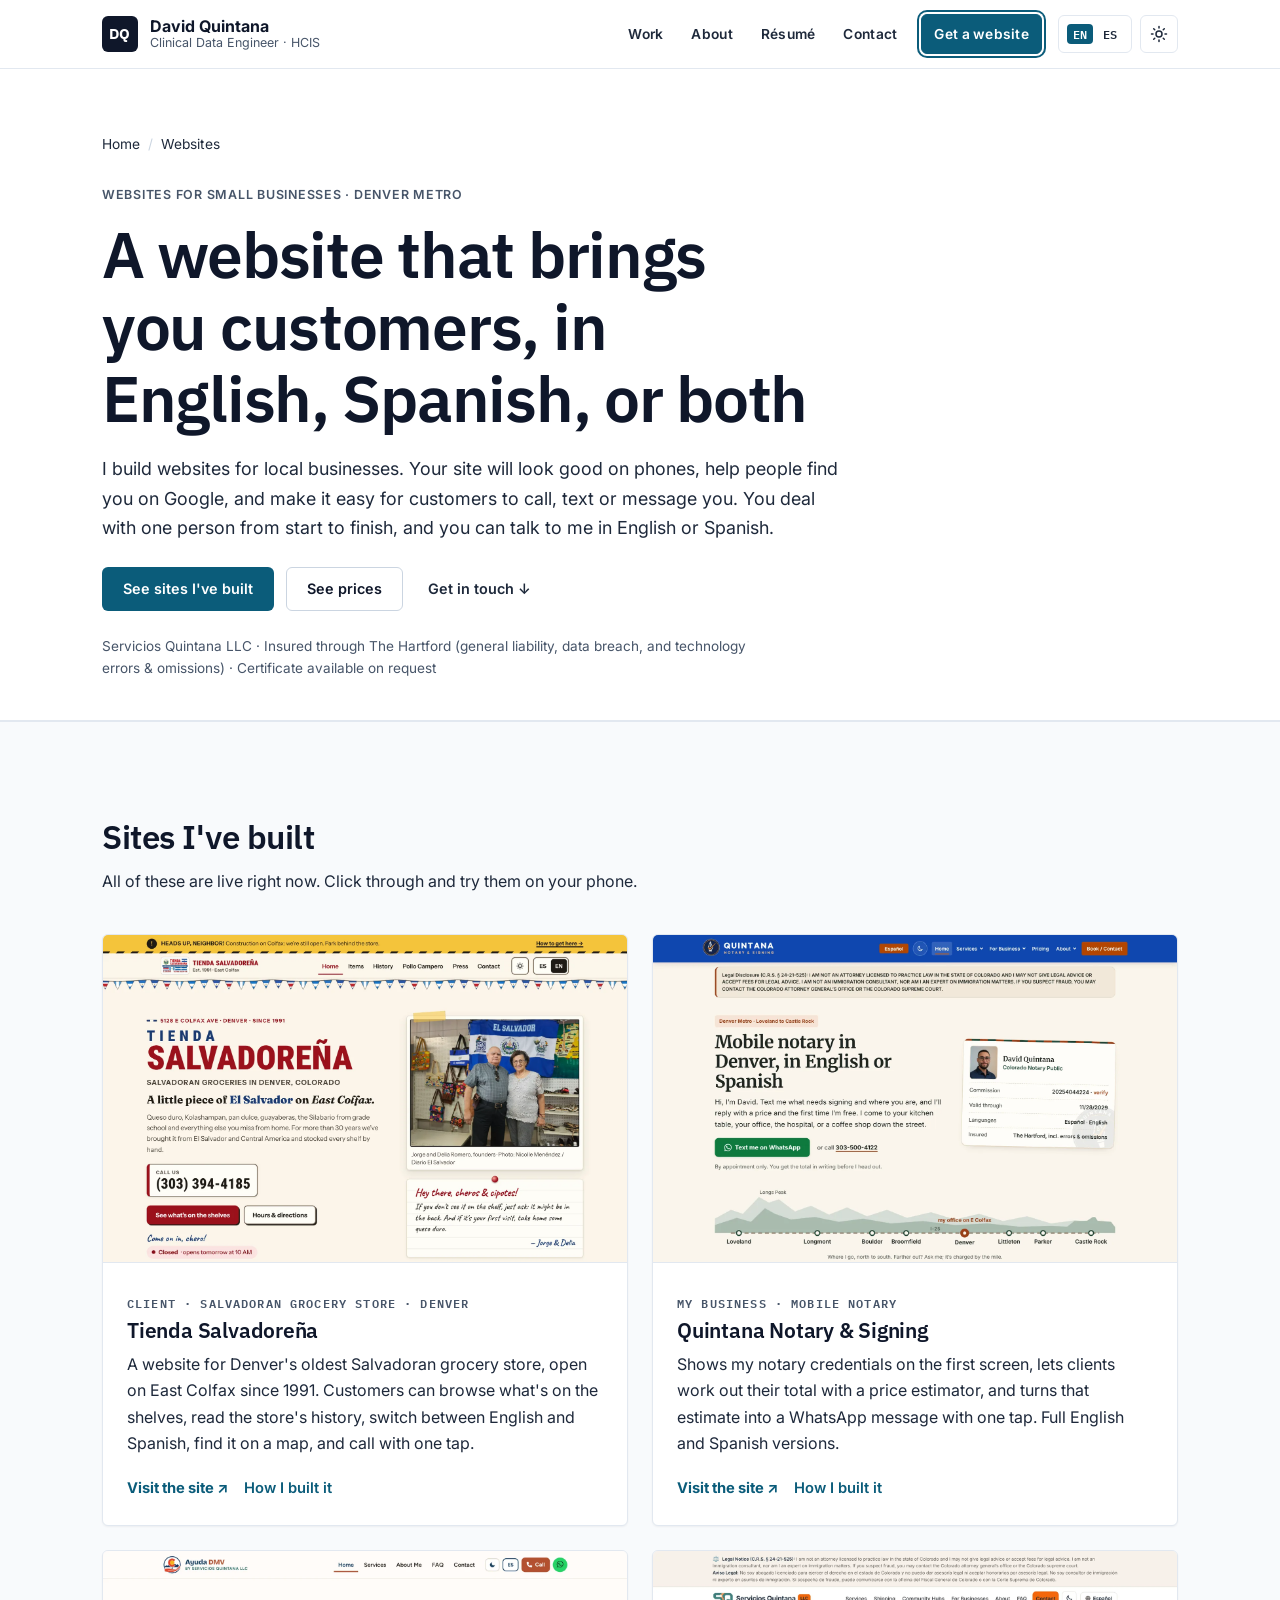
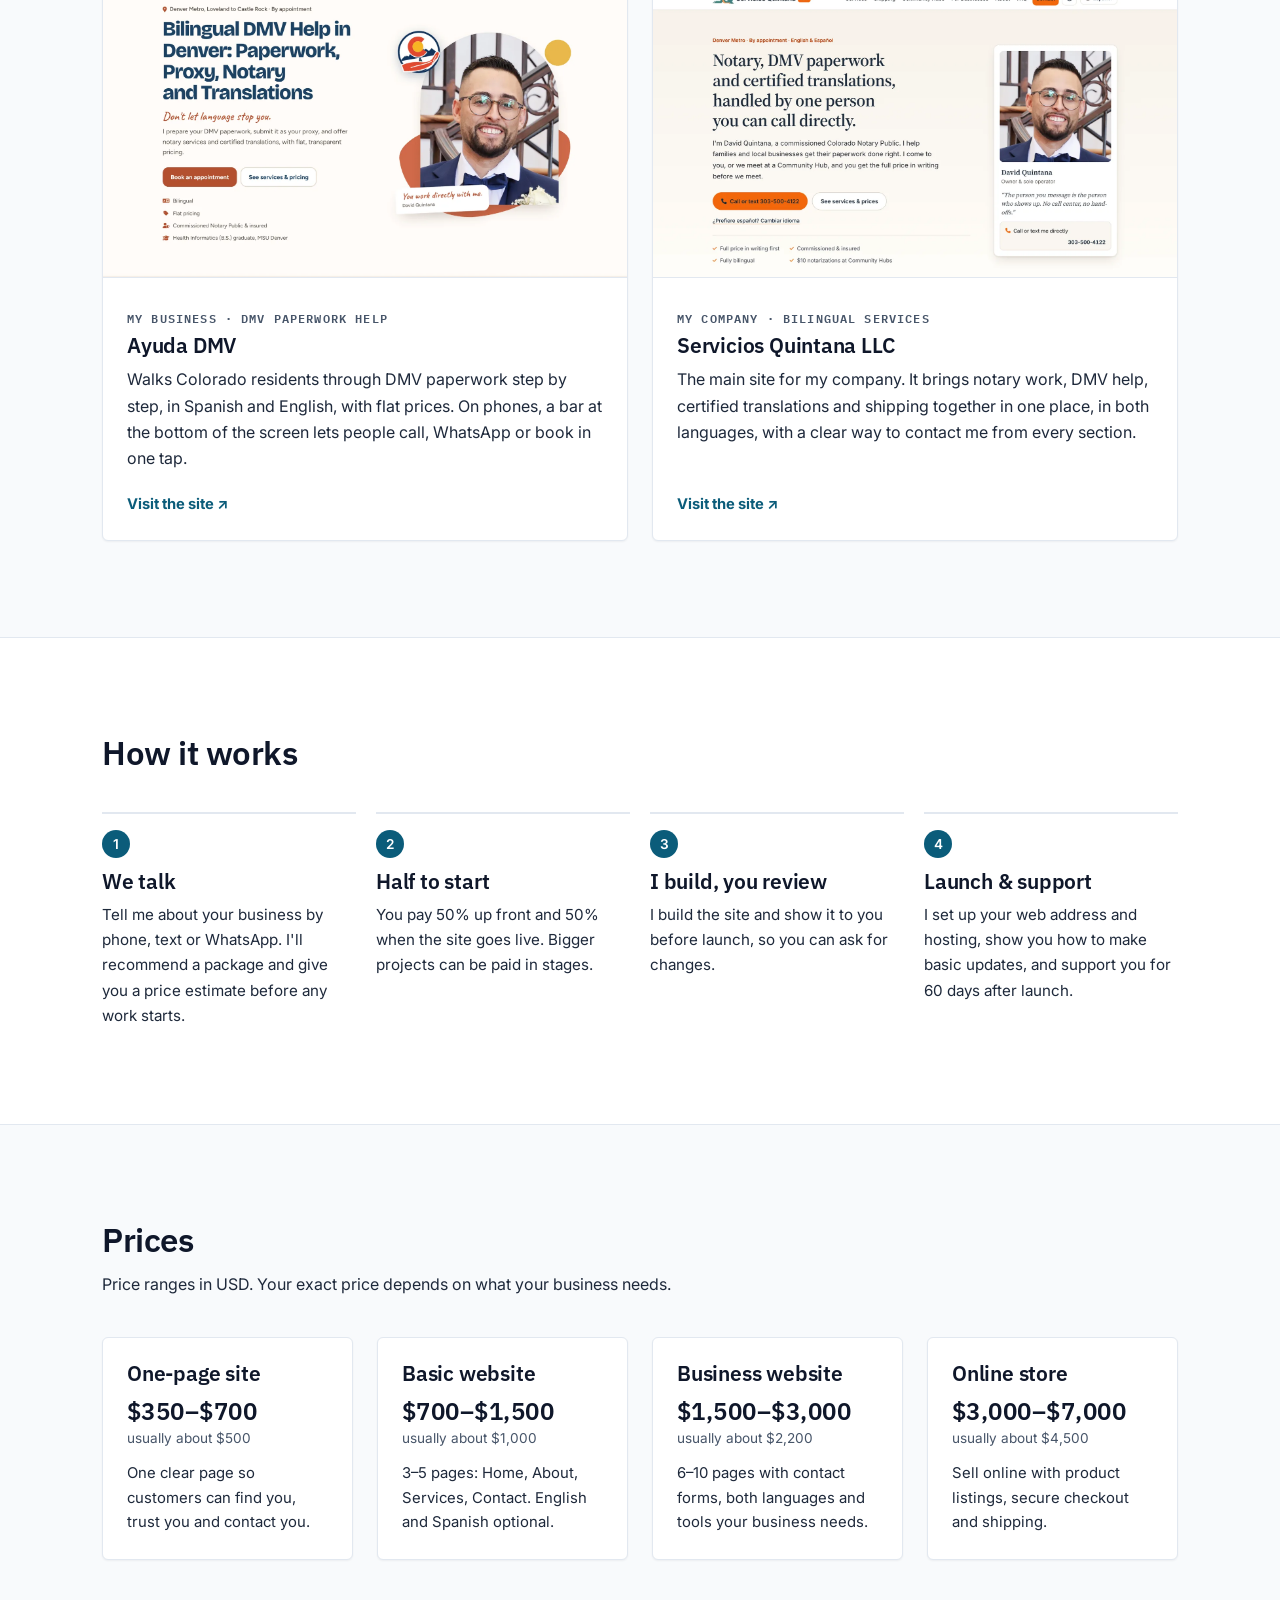
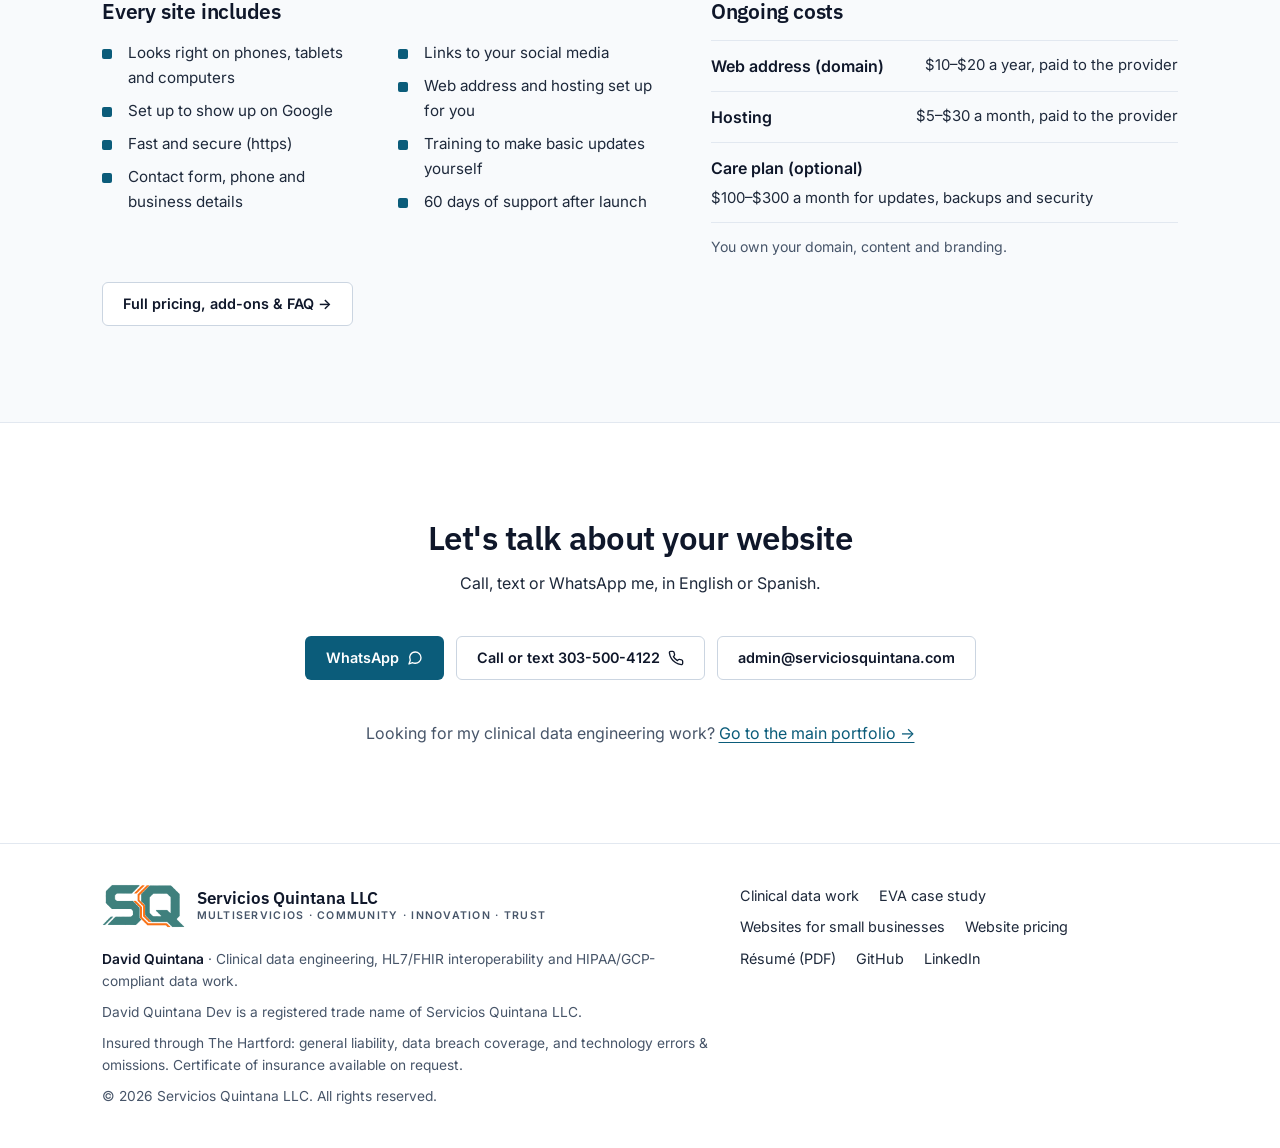
<file: web-dev.html>
<!DOCTYPE html>
<html lang="en" data-language="en" data-theme="light">
<head>
  <meta charset="UTF-8">
  <meta name="viewport" content="width=device-width, initial-scale=1">
  <title>Websites for Small Businesses in Denver | David Quintana Dev</title>
  <meta name="description" content="Websites for Denver small businesses in English, Spanish or both: mobile-friendly, easy to find on Google, easy to call or message. Examples and prices.">
  <link rel="canonical" href="https://davidquintana.dev/web-dev.html">
  <meta property="og:type" content="website">
  <meta property="og:site_name" content="David Quintana">
  <meta property="og:title" content="Websites for Small Businesses in Denver | David Quintana Dev">
  <meta property="og:description" content="Websites for Denver small businesses in English, Spanish or both: mobile-friendly, easy to find on Google, easy to call or message. Examples and prices.">
  <meta property="og:url" content="https://davidquintana.dev/web-dev.html">
  <meta property="og:image" content="https://davidquintana.dev/assets/img/og-websites.png">
  <meta property="og:image:width" content="1200">
  <meta property="og:image:height" content="630">
  <meta property="og:image:alt" content="Websites for small businesses in Denver, in English, Spanish or both, by David Quintana Dev">
  <meta name="twitter:card" content="summary_large_image">
  <meta name="theme-color" content="#ffffff">
  <link rel="icon" href="favicon.svg" type="image/svg+xml">
  <link rel="preconnect" href="https://fonts.googleapis.com">
  <link rel="preconnect" href="https://fonts.gstatic.com" crossorigin>
  <link rel="stylesheet" href="https://fonts.googleapis.com/css2?family=IBM+Plex+Sans:wght@500;600;700&amp;family=Inter:wght@400;500;600;700&amp;family=IBM+Plex+Mono:wght@400;500;600&amp;display=swap">
  <script>
    (function () {
      try {
        var d = document.documentElement;
        var lang = localStorage.getItem('preferred-language');
        if (lang === 'en' || lang === 'es') { d.setAttribute('data-language', lang); d.setAttribute('lang', lang); }
        var theme = localStorage.getItem('preferred-theme');
        if (theme === 'light' || theme === 'dark') { d.setAttribute('data-theme', theme); }
      } catch (e) { /* storage unavailable: defaults apply */ }
    })();
  </script>
  <link rel="stylesheet" href="styles.css">
  <script type="application/ld+json">
  {
    "@context": "https://schema.org",
    "@graph": [
      {
        "@type": "WebPage",
        "@id": "https://davidquintana.dev/web-dev.html#webpage",
        "url": "https://davidquintana.dev/web-dev.html",
        "name": "Websites for small businesses",
        "isPartOf": {
          "@id": "https://davidquintana.dev/#website"
        },
        "inLanguage": [
          "en",
          "es"
        ]
      },
      {
        "@type": "Service",
        "@id": "https://davidquintana.dev/web-dev.html#service",
        "name": "Website design and development for small businesses",
        "serviceType": "Website development",
        "provider": {
          "@id": "https://serviciosquintana.com/#organization"
        },
        "brand": {
          "@type": "Brand",
          "name": "David Quintana Dev"
        },
        "areaServed": {
          "@id": "https://serviciosquintana.com/#denver-metro"
        },
        "availableLanguage": [
          "English",
          "Spanish"
        ],
        "url": "https://davidquintana.dev/web-dev.html",
        "hasOfferCatalog": {
          "@type": "OfferCatalog",
          "name": "Website packages",
          "itemListElement": [
            {
              "@type": "Offer",
              "name": "One-page site",
              "priceSpecification": {
                "@type": "PriceSpecification",
                "minPrice": 350,
                "maxPrice": 700,
                "priceCurrency": "USD"
              }
            },
            {
              "@type": "Offer",
              "name": "Basic website",
              "priceSpecification": {
                "@type": "PriceSpecification",
                "minPrice": 700,
                "maxPrice": 1500,
                "priceCurrency": "USD"
              }
            },
            {
              "@type": "Offer",
              "name": "Business website",
              "priceSpecification": {
                "@type": "PriceSpecification",
                "minPrice": 1500,
                "maxPrice": 3000,
                "priceCurrency": "USD"
              }
            },
            {
              "@type": "Offer",
              "name": "Online store",
              "priceSpecification": {
                "@type": "PriceSpecification",
                "minPrice": 3000,
                "maxPrice": 7000,
                "priceCurrency": "USD"
              }
            }
          ]
        }
      },
      {
        "@type": "BreadcrumbList",
        "itemListElement": [
          {
            "@type": "ListItem",
            "position": 1,
            "name": "Home",
            "item": "https://davidquintana.dev/"
          },
          {
            "@type": "ListItem",
            "position": 2,
            "name": "Websites",
            "item": "https://davidquintana.dev/web-dev.html"
          }
        ]
      }
    ]
  }
  </script>
</head>
<body>
<a class="skip-link" href="#main"><span data-lang="en">Skip to main content</span><span data-lang="es" lang="es">Saltar al contenido principal</span></a>
<header class="site-header">
  <div class="container header-inner">
    <a class="brand" href="index.html" aria-label="David Quintana, home">
      <span class="brand-mark" aria-hidden="true">DQ</span>
      <span class="brand-text"><span class="brand-name">David Quintana</span><span class="brand-role"><span data-lang="en">Clinical Data Engineer · HCIS</span><span data-lang="es" lang="es">Ingeniero de Datos Clínicos · HCIS</span></span></span>
    </a>
    <nav id="site-nav" class="site-nav" aria-label="Primary">
      <ul class="nav-list">
        <li><a href="hcis-portfolio.html"><span data-lang="en">Work</span><span data-lang="es" lang="es">Trabajo</span></a></li>
        <li><a href="index.html#about"><span data-lang="en">About</span><span data-lang="es" lang="es">Sobre mí</span></a></li>
        <li><a href="resume.pdf" target="_blank" rel="noopener"><span data-lang="en">Résumé</span><span data-lang="es" lang="es">Currículum</span></a></li>
        <li><a href="web-dev.html#contact"><span data-lang="en">Contact</span><span data-lang="es" lang="es">Contacto</span></a></li>
        <li><a class="nav-cta nav-cta-web" href="web-dev.html" aria-current="page"><span data-lang="en">Get a website</span><span data-lang="es" lang="es">Pida su sitio web</span></a></li>
      </ul>
    </nav>
    <div class="header-tools">
      <button class="lang-switch" type="button" aria-label="Cambiar a español"><span class="opt opt-en">EN</span><span class="opt opt-es">ES</span></button>
      <button class="icon-btn theme-toggle" type="button" aria-pressed="false" aria-label="Switch to light theme"><svg class="icon-moon" viewBox="0 0 24 24" fill="none" stroke="currentColor" stroke-width="2" stroke-linecap="round" stroke-linejoin="round" aria-hidden="true"><path d="M21 12.79A9 9 0 1 1 11.21 3 7 7 0 0 0 21 12.79z"/></svg><svg class="icon-sun" viewBox="0 0 24 24" fill="none" stroke="currentColor" stroke-width="2" stroke-linecap="round" stroke-linejoin="round" aria-hidden="true"><circle cx="12" cy="12" r="4"/><path d="M12 2v2M12 20v2M4.93 4.93l1.41 1.41M17.66 17.66l1.41 1.41M2 12h2M20 12h2M6.34 17.66l-1.41 1.41M19.07 4.93l-1.41 1.41"/></svg></button>
      <button class="icon-btn menu-toggle" type="button" aria-controls="site-nav" aria-expanded="false" aria-label="Menu"><svg viewBox="0 0 24 24" fill="none" stroke="currentColor" stroke-width="2" stroke-linecap="round" aria-hidden="true"><path d="M4 7h16M4 12h16M4 17h16"/></svg></button>
    </div>
  </div>
</header>
<main id="main">
<section class="page-hero">
<div class="container">
<nav aria-label="Breadcrumb"><ol class="breadcrumb"><li><a href="index.html"><span data-lang="en">Home</span><span data-lang="es" lang="es">Inicio</span></a></li><li aria-current="page"><span data-lang="en">Websites</span><span data-lang="es" lang="es">Sitios web</span></li></ol></nav>
<p data-lang="en" class="kicker">Websites for small businesses · Denver metro</p>
<p data-lang="es" lang="es" class="kicker">Sitios web para pequeños negocios · Área de Denver</p>
<h1 data-lang="en">A website that brings you customers, in English, Spanish, or both</h1>
<h1 data-lang="es" lang="es">Un sitio web que le trae clientes, en inglés, español o ambos</h1>
<p data-lang="en" class="lead">I build websites for local businesses. Your site will look good on phones, help people find you on Google, and make it easy for customers to call, text or message you. You deal with one person from start to finish, and you can talk to me in English or Spanish.</p>
<p data-lang="es" lang="es" class="lead">Hago sitios web para negocios locales. Su sitio se verá bien en el celular, ayudará a que lo encuentren en Google y facilitará que sus clientes lo llamen, le escriban o le manden mensaje. Trata con una sola persona de principio a fin, y puede hablarme en inglés o en español.</p>
<div class="btn-row"><a class="btn btn-primary" href="#sites"><span data-lang="en">See sites I've built</span><span data-lang="es" lang="es">Ver sitios que he hecho</span></a><a class="btn btn-secondary" href="#prices"><span data-lang="en">See prices</span><span data-lang="es" lang="es">Ver precios</span></a><a class="btn btn-ghost" href="#contact"><span data-lang="en">Get in touch ↓</span><span data-lang="es" lang="es">Contácteme ↓</span></a></div>
<p class="trust-line"><span data-lang="en">Servicios Quintana LLC · Insured through The Hartford (general liability, data breach, and technology errors &amp; omissions) · Certificate available on request</span><span data-lang="es" lang="es">Servicios Quintana LLC · Asegurado con The Hartford (responsabilidad civil, filtración de datos y errores y omisiones tecnológicos) · Certificado disponible a petición</span></p>
</div>
</section>

<section class="section section-alt" id="sites">
<div class="container">
<div class="section-head"><h2 data-lang="en">Sites I've built</h2>
<h2 data-lang="es" lang="es">Sitios que he hecho</h2><p data-lang="en">All of these are live right now. Click through and try them on your phone.</p>
<p data-lang="es" lang="es">Todos están en línea ahora mismo. Ábralos y pruébelos en su celular.</p></div>
<div class="grid grid-projects">
<article class="card project-card site-card">
<a class="thumb" href="https://tiendasalvadorenadenver.com" target="_blank" rel="noopener" tabindex="-1" aria-hidden="true"><img src="assets/img/web/tienda-home.webp" alt="Tienda Salvadoreña homepage" width="1600" height="1000" loading="lazy" decoding="async"></a>
<div class="body">
<p class="eyebrow"><span data-lang="en">Client · Salvadoran grocery store · Denver</span><span data-lang="es" lang="es">Cliente · Tienda salvadoreña · Denver</span></p>
<h3>Tienda Salvadoreña</h3>
<p data-lang="en">A website for Denver's oldest Salvadoran grocery store, open on East Colfax since 1991. Customers can browse what's on the shelves, read the store's history, switch between English and Spanish, find it on a map, and call with one tap.</p>
<p data-lang="es" lang="es">Un sitio para la tienda salvadoreña más antigua de Denver, abierta en East Colfax desde 1991. Los clientes pueden ver lo que hay en los estantes, conocer la historia de la tienda, cambiar entre inglés y español, ubicarla en el mapa y llamar con un toque.</p>
<div class="links"><a href="https://tiendasalvadorenadenver.com" target="_blank" rel="noopener"><span data-lang="en">Visit the site ↗</span><span data-lang="es" lang="es">Visitar el sitio ↗</span></a><a href="tienda-case-study.html"><span data-lang="en">How I built it</span><span data-lang="es" lang="es">Cómo lo hice</span></a></div>
</div>
</article>
<article class="card project-card site-card">
<a class="thumb" href="https://quintananotarysigning.com" target="_blank" rel="noopener" tabindex="-1" aria-hidden="true"><img src="assets/img/web/notary-home.webp" alt="Quintana Notary &amp; Signing homepage" width="1600" height="1000" loading="lazy" decoding="async"></a>
<div class="body">
<p class="eyebrow"><span data-lang="en">My business · Mobile notary</span><span data-lang="es" lang="es">Mi negocio · Notario móvil</span></p>
<h3>Quintana Notary &amp; Signing</h3>
<p data-lang="en">Shows my notary credentials on the first screen, lets clients work out their total with a price estimator, and turns that estimate into a WhatsApp message with one tap. Full English and Spanish versions.</p>
<p data-lang="es" lang="es">Muestra mis credenciales de notario en la primera pantalla, permite calcular el total con una calculadora de precio y convierte ese estimado en un mensaje de WhatsApp con un toque. Versiones completas en inglés y español.</p>
<div class="links"><a href="https://quintananotarysigning.com" target="_blank" rel="noopener"><span data-lang="en">Visit the site ↗</span><span data-lang="es" lang="es">Visitar el sitio ↗</span></a><a href="quintana-notary-signing-case-study.html"><span data-lang="en">How I built it</span><span data-lang="es" lang="es">Cómo lo hice</span></a></div>
</div>
</article>
<article class="card project-card site-card">
<a class="thumb" href="https://ayudadmv.com" target="_blank" rel="noopener" tabindex="-1" aria-hidden="true"><img src="assets/img/web/ayuda-dmv-home.webp" alt="Ayuda DMV homepage" width="1600" height="1000" loading="lazy" decoding="async"></a>
<div class="body">
<p class="eyebrow"><span data-lang="en">My business · DMV paperwork help</span><span data-lang="es" lang="es">Mi negocio · Ayuda con trámites del DMV</span></p>
<h3>Ayuda DMV</h3>
<p data-lang="en">Walks Colorado residents through DMV paperwork step by step, in Spanish and English, with flat prices. On phones, a bar at the bottom of the screen lets people call, WhatsApp or book in one tap.</p>
<p data-lang="es" lang="es">Guía paso a paso a los residentes de Colorado en sus trámites del DMV, en español e inglés, con precios fijos. En el celular, una barra al pie de la pantalla permite llamar, escribir por WhatsApp o agendar con un toque.</p>
<div class="links"><a href="https://ayudadmv.com" target="_blank" rel="noopener"><span data-lang="en">Visit the site ↗</span><span data-lang="es" lang="es">Visitar el sitio ↗</span></a></div>
</div>
</article>
<article class="card project-card site-card">
<a class="thumb" href="https://serviciosquintana.com" target="_blank" rel="noopener" tabindex="-1" aria-hidden="true"><img src="assets/img/web/servicios-quintana-home.webp" alt="Servicios Quintana homepage" width="1600" height="1000" loading="lazy" decoding="async"></a>
<div class="body">
<p class="eyebrow"><span data-lang="en">My company · Bilingual services</span><span data-lang="es" lang="es">Mi empresa · Servicios bilingües</span></p>
<h3>Servicios Quintana LLC</h3>
<p data-lang="en">The main site for my company. It brings notary work, DMV help, certified translations and shipping together in one place, in both languages, with a clear way to contact me from every section.</p>
<p data-lang="es" lang="es">El sitio principal de mi empresa. Reúne notaría, ayuda con el DMV, traducciones certificadas y envíos en un solo lugar, en ambos idiomas, con una forma clara de contactarme desde cada sección.</p>
<div class="links"><a href="https://serviciosquintana.com" target="_blank" rel="noopener"><span data-lang="en">Visit the site ↗</span><span data-lang="es" lang="es">Visitar el sitio ↗</span></a></div>
</div>
</article>
</div>
</div>
</section>

<section class="section" id="how">
<div class="container">
<div class="section-head"><h2 data-lang="en">How it works</h2>
<h2 data-lang="es" lang="es">Cómo funciona</h2></div>
<ol class="steps">
<li><h3 data-lang="en">We talk</h3><h3 data-lang="es" lang="es">Platicamos</h3><p data-lang="en">Tell me about your business by phone, text or WhatsApp. I'll recommend a package and give you a price estimate before any work starts.</p><p data-lang="es" lang="es">Cuénteme de su negocio por teléfono, mensaje o WhatsApp. Le recomiendo un paquete y le doy un precio estimado antes de empezar.</p></li>
<li><h3 data-lang="en">Half to start</h3><h3 data-lang="es" lang="es">La mitad para empezar</h3><p data-lang="en">You pay 50% up front and 50% when the site goes live. Bigger projects can be paid in stages.</p><p data-lang="es" lang="es">Paga el 50% al inicio y el 50% cuando el sitio sale en línea. Los proyectos grandes se pueden pagar por etapas.</p></li>
<li><h3 data-lang="en">I build, you review</h3><h3 data-lang="es" lang="es">Yo construyo, usted revisa</h3><p data-lang="en">I build the site and show it to you before launch, so you can ask for changes.</p><p data-lang="es" lang="es">Construyo el sitio y se lo muestro antes de publicarlo, para que pida los cambios que quiera.</p></li>
<li><h3 data-lang="en">Launch &amp; support</h3><h3 data-lang="es" lang="es">Lanzamiento y soporte</h3><p data-lang="en">I set up your web address and hosting, show you how to make basic updates, and support you for 60 days after launch.</p><p data-lang="es" lang="es">Configuro su dirección web y su hosting, le enseño a hacer cambios básicos y le doy soporte 60 días después del lanzamiento.</p></li>
</ol>
</div>
</section>

<section class="section section-alt" id="prices">
<div class="container">
<div class="section-head"><h2 data-lang="en">Prices</h2>
<h2 data-lang="es" lang="es">Precios</h2><p data-lang="en">Price ranges in USD. Your exact price depends on what your business needs.</p>
<p data-lang="es" lang="es">Rangos de precio en USD. El precio exacto depende de lo que necesite su negocio.</p></div>
<div class="grid price-grid">
<div class="card price-card"><h3 data-lang="en">One-page site</h3><h3 data-lang="es" lang="es">Sitio de una página</h3><p class="price">$350–$700</p><p class="price-typ"><span data-lang="en">usually about $500</span><span data-lang="es" lang="es">normalmente unos $500</span></p><p data-lang="en">One clear page so customers can find you, trust you and contact you.</p><p data-lang="es" lang="es">Una página clara para que los clientes lo encuentren, confíen en usted y lo contacten.</p></div>
<div class="card price-card"><h3 data-lang="en">Basic website</h3><h3 data-lang="es" lang="es">Sitio básico</h3><p class="price">$700–$1,500</p><p class="price-typ"><span data-lang="en">usually about $1,000</span><span data-lang="es" lang="es">normalmente unos $1,000</span></p><p data-lang="en">3–5 pages: Home, About, Services, Contact. English and Spanish optional.</p><p data-lang="es" lang="es">3–5 páginas: Inicio, Nosotros, Servicios, Contacto. Inglés y español opcional.</p></div>
<div class="card price-card"><h3 data-lang="en">Business website</h3><h3 data-lang="es" lang="es">Sitio empresarial</h3><p class="price">$1,500–$3,000</p><p class="price-typ"><span data-lang="en">usually about $2,200</span><span data-lang="es" lang="es">normalmente unos $2,200</span></p><p data-lang="en">6–10 pages with contact forms, both languages and tools your business needs.</p><p data-lang="es" lang="es">6–10 páginas con formularios, ambos idiomas y las herramientas que necesite su negocio.</p></div>
<div class="card price-card"><h3 data-lang="en">Online store</h3><h3 data-lang="es" lang="es">Tienda en línea</h3><p class="price">$3,000–$7,000</p><p class="price-typ"><span data-lang="en">usually about $4,500</span><span data-lang="es" lang="es">normalmente unos $4,500</span></p><p data-lang="en">Sell online with product listings, secure checkout and shipping.</p><p data-lang="es" lang="es">Venda en línea con catálogo de productos, pago seguro y envíos.</p></div>
</div>
<div class="price-extras">
<div><h3 data-lang="en">Every site includes</h3><h3 data-lang="es" lang="es">Todos los sitios incluyen</h3>
<ul class="checklist"><li><span data-lang="en">Looks right on phones, tablets and computers</span><span data-lang="es" lang="es">Se ve bien en celular, tableta y computadora</span></li><li><span data-lang="en">Set up to show up on Google</span><span data-lang="es" lang="es">Preparado para aparecer en Google</span></li><li><span data-lang="en">Fast and secure (https)</span><span data-lang="es" lang="es">Rápido y seguro (https)</span></li><li><span data-lang="en">Contact form, phone and business details</span><span data-lang="es" lang="es">Formulario, teléfono y datos del negocio</span></li><li><span data-lang="en">Links to your social media</span><span data-lang="es" lang="es">Enlaces a sus redes sociales</span></li><li><span data-lang="en">Web address and hosting set up for you</span><span data-lang="es" lang="es">Dirección web y hosting configurados</span></li><li><span data-lang="en">Training to make basic updates yourself</span><span data-lang="es" lang="es">Capacitación para hacer cambios básicos</span></li><li><span data-lang="en">60 days of support after launch</span><span data-lang="es" lang="es">60 días de soporte después del lanzamiento</span></li></ul></div>
<div><h3 data-lang="en">Ongoing costs</h3><h3 data-lang="es" lang="es">Costos continuos</h3>
<dl class="cost-list">
<div><dt><span data-lang="en">Web address (domain)</span><span data-lang="es" lang="es">Dirección web (dominio)</span></dt><dd><span data-lang="en">$10–$20 a year, paid to the provider</span><span data-lang="es" lang="es">$10–$20 al año, al proveedor</span></dd></div>
<div><dt>Hosting</dt><dd><span data-lang="en">$5–$30 a month, paid to the provider</span><span data-lang="es" lang="es">$5–$30 al mes, al proveedor</span></dd></div>
<div><dt><span data-lang="en">Care plan (optional)</span><span data-lang="es" lang="es">Plan de mantenimiento (opcional)</span></dt><dd><span data-lang="en">$100–$300 a month for updates, backups and security</span><span data-lang="es" lang="es">$100–$300 al mes por cambios, respaldos y seguridad</span></dd></div>
</dl>
<p class="muted"><span data-lang="en">You own your domain, content and branding.</span><span data-lang="es" lang="es">Usted es dueño de su dominio, contenido y marca.</span></p></div>
</div>
<div class="btn-row"><a class="btn btn-secondary" href="pricing.html"><span data-lang="en">Full pricing, add-ons &amp; FAQ →</span><span data-lang="es" lang="es">Precios completos, extras y preguntas →</span></a></div>
</div>
</section>

<section class="section" id="contact">
<div class="container">
<div class="contact-panel">
<div class="section-head center"><h2 data-lang="en">Let's talk about your website</h2>
<h2 data-lang="es" lang="es">Hablemos de su sitio web</h2><p data-lang="en">Call, text or WhatsApp me, in English or Spanish.</p>
<p data-lang="es" lang="es">Llámeme, escríbame o mándeme WhatsApp, en inglés o en español.</p></div>
<div class="contact-links"><a class="btn btn-primary" href="https://wa.me/13035004122" target="_blank" rel="noopener"><span data-lang="en">WhatsApp</span><span data-lang="es" lang="es">WhatsApp</span><svg viewBox="0 0 24 24" fill="none" stroke="currentColor" stroke-width="2" stroke-linecap="round" stroke-linejoin="round" aria-hidden="true"><path d="M21 11.5a8.4 8.4 0 0 1-9 8.4 8.4 8.4 0 0 1-3.8-.9L3 21l1.9-5.7A8.4 8.4 0 0 1 12.5 3 8.5 8.5 0 0 1 21 11.5z"/></svg></a><a class="btn btn-secondary" href="tel:+13035004122"><span data-lang="en">Call or text 303-500-4122</span><span data-lang="es" lang="es">Llame o escriba al 303-500-4122</span><svg viewBox="0 0 24 24" fill="none" stroke="currentColor" stroke-width="2" stroke-linecap="round" stroke-linejoin="round" aria-hidden="true"><path d="M22 16.9v3a2 2 0 0 1-2.2 2 19.8 19.8 0 0 1-8.6-3.1 19.5 19.5 0 0 1-6-6A19.8 19.8 0 0 1 2.1 4.2 2 2 0 0 1 4.1 2h3a2 2 0 0 1 2 1.7c.1 1 .4 1.9.7 2.8a2 2 0 0 1-.5 2.1L8.1 9.9a16 16 0 0 0 6 6l1.3-1.3a2 2 0 0 1 2.1-.4c.9.3 1.8.6 2.8.7a2 2 0 0 1 1.7 2z"/></svg></a><a class="btn btn-secondary" href="mailto:admin@serviciosquintana.com">admin@serviciosquintana.com</a></div>
</div>
<p class="center muted mt-10"><span data-lang="en">Looking for my clinical data engineering work? <a href="index.html">Go to the main portfolio →</a></span><span data-lang="es" lang="es">¿Busca mi trabajo de ingeniería de datos clínicos? <a href="index.html">Ir al portafolio principal →</a></span></p>
</div>
</section>
</main>
<footer class="site-footer">
  <div class="container footer-grid">
    <div>
      <a class="footer-company" href="https://serviciosquintana.com" target="_blank" rel="noopener"><img src="assets/img/sq-mark.webp" alt="" width="522" height="278" loading="lazy" decoding="async"><span class="footer-company-text"><span class="footer-company-name">Servicios Quintana LLC</span><span class="footer-company-tag">Multiservicios · Community · Innovation · Trust</span></span><span class="visually-hidden"> (opens in a new tab)</span></a>
      <p><strong>David Quintana</strong> · <span data-lang="en">Clinical data engineering, HL7/FHIR interoperability and HIPAA/GCP-compliant data work.</span><span data-lang="es" lang="es">Ingeniería de datos clínicos, interoperabilidad HL7/FHIR y trabajo de datos conforme a HIPAA/GCP.</span></p>
      <p><span data-lang="en">David Quintana Dev is a registered trade name of Servicios Quintana LLC.</span><span data-lang="es" lang="es">David Quintana Dev es un nombre comercial registrado de Servicios Quintana LLC.</span></p>
      <p><span data-lang="en">Insured through The Hartford: general liability, data breach coverage, and technology errors &amp; omissions. Certificate of insurance available on request.</span><span data-lang="es" lang="es">Asegurado con The Hartford: responsabilidad civil general, cobertura por filtración de datos y errores y omisiones tecnológicos. Certificado de seguro disponible a petición.</span></p>
      
      <p>© <span data-year>2026</span> Servicios Quintana LLC. <span data-lang="en">All rights reserved.</span><span data-lang="es" lang="es">Todos los derechos reservados.</span></p>
    </div>
    <nav aria-label="Footer">
      <ul class="footer-links">
        <li><a href="hcis-portfolio.html"><span data-lang="en">Clinical data work</span><span data-lang="es" lang="es">Trabajo en datos clínicos</span></a></li>
        <li><a href="eva-ctms-case-study.html"><span data-lang="en">EVA case study</span><span data-lang="es" lang="es">Caso EVA</span></a></li>
        <li><a href="web-dev.html"><span data-lang="en">Websites for small businesses</span><span data-lang="es" lang="es">Sitios web para pequeños negocios</span></a></li>
        <li><a href="pricing.html"><span data-lang="en">Website pricing</span><span data-lang="es" lang="es">Precios de sitios web</span></a></li>
        <li><a href="resume.pdf" target="_blank" rel="noopener"><span data-lang="en">Résumé (PDF)</span><span data-lang="es" lang="es">Currículum (PDF)</span></a></li>
        <li><a href="https://github.com/dquint32" target="_blank" rel="noopener">GitHub</a></li>
        <li><a href="https://www.linkedin.com/in/quintanadm95" target="_blank" rel="noopener">LinkedIn</a></li>
      </ul>
    </nav>
  </div>
</footer>
<button class="icon-btn back-to-top" type="button" aria-label="Back to top"><svg viewBox="0 0 24 24" fill="none" stroke="currentColor" stroke-width="2" stroke-linecap="round" stroke-linejoin="round" aria-hidden="true"><path d="m18 15-6-6-6 6"/></svg></button>
<script src="main.js" defer></script>
</body>
</html>
</file>
<file: styles.css>
/* ==========================================================================
   David Quintana — Portfolio stylesheet
   One file, no build step. Sections:
   1. Tokens (dark default + light theme)   6. Cards & project grid
   2. Base & typography                     7. Case-study components
   3. Language visibility                   8. Media & lightbox
   4. Layout & header                       9. Pricing & web-dev
   5. Buttons, tags, sections              10. Footer, utilities, motion
   ========================================================================== */

/* 1. TOKENS --------------------------------------------------------------- */
/* Light theme is the default (2026-11 professional refresh): white and slate
   surfaces, one restrained clinical-blue accent, no glow or grid textures.
   Body copy #1E293B = 14.6:1 on white; accent #0B5C7A = 7.1:1 on white (AAA). */
:root, [data-theme="light"] {
  --bg: #ffffff;
  --surface: #ffffff;
  --surface-2: #f1f5f9;
  --border: #e2e8f0;
  --border-strong: #cbd5e1;
  --text: #0f172a;
  --text-muted: #1e293b;
  --text-faint: #475569;
  --accent: #0b5c7a;
  --accent-hover: #084760;
  --accent-ink: #fff;
  --accent-soft: rgba(11, 92, 122, 0.07);
  --accent-line: rgba(11, 92, 122, 0.32);
  --amber: #8a5a00;
  --ok: #0f7a4f;
  --danger: #b42318;
  --header-bg: rgba(255, 255, 255, 0.94);
  --shadow: 0 8px 24px rgba(15, 23, 42, 0.08);

  --band: #ffffff;
  --band-alt: #f8fafc;
  --radius-card: 6px;
  --shadow-card: 0 1px 2px 0 rgba(15, 23, 42, 0.05);
  --shadow-card-hover: 0 4px 14px rgba(15, 23, 42, 0.08);
  --tag-bg: #f1f5f9;
  --tag-text: #1e293b;
  --tag-border: #e2e8f0;
  --tag-accent-bg: #e8f2f6;    /* healthcare standards (FHIR, HL7, LOINC...) */
  --tag-accent-border: #bfd9e4;

  --font-display: 'IBM Plex Sans', 'Inter', system-ui, -apple-system, 'Segoe UI', sans-serif;
  --font-body: 'Inter', system-ui, -apple-system, 'Segoe UI', Roboto, sans-serif;
  --font-mono: 'IBM Plex Mono', ui-monospace, 'Cascadia Code', Consolas, monospace;

  --s1: 4px; --s2: 8px; --s3: 12px; --s4: 16px; --s5: 20px; --s6: 24px;
  --s8: 32px; --s10: 40px; --s12: 48px; --s16: 64px; --s20: 80px; --s24: 96px;

  --radius: 6px;
  --radius-lg: 8px;
  --container: 1140px;
  --header-h: 68px;
  --ease: cubic-bezier(.2, .7, .2, 1);

  color-scheme: light;
}

[data-theme="dark"] {
  /* Slate dark theme: navy-grey surfaces rather than black, muted accent. */
  --bg: #0f172a;
  --surface: #131d33;
  --surface-2: #1b263d;
  --border: #27344d;
  --border-strong: #3a4862;
  --text: #f1f5f9;
  --text-muted: #cbd5e1;
  --text-faint: #a3b1c6;
  --accent: #7cc4dd;
  --accent-hover: #a5d8ea;
  --accent-ink: #0f172a;
  --accent-soft: rgba(124, 196, 221, 0.08);
  --accent-line: rgba(124, 196, 221, 0.35);
  --amber: #e2b45a;
  --ok: #4cc38a;
  --danger: #f27a7a;
  --header-bg: rgba(15, 23, 42, 0.94);
  --shadow: 0 8px 24px rgba(0, 0, 0, 0.35);

  --band: #0f172a;
  --band-alt: #121b30;
  --shadow-card: 0 1px 2px 0 rgba(0, 0, 0, 0.3);
  --shadow-card-hover: 0 4px 14px rgba(0, 0, 0, 0.35);
  --tag-bg: #1b263d;
  --tag-text: #e2e8f0;
  --tag-border: #27344d;
  --tag-accent-bg: rgba(124, 196, 221, 0.1);
  --tag-accent-border: rgba(124, 196, 221, 0.3);
  color-scheme: dark;
}

/* 2. BASE & TYPOGRAPHY ---------------------------------------------------- */
*, *::before, *::after { box-sizing: border-box; }
* { margin: 0; }

html {
  -webkit-text-size-adjust: 100%;
  scroll-padding-top: calc(var(--header-h) + var(--s4));
}
@media (prefers-reduced-motion: no-preference) { html { scroll-behavior: smooth; } }

body {
  min-height: 100vh;
  background-color: var(--bg);
  color: var(--text);
  font-family: var(--font-body);
  font-size: 1rem;
  line-height: 1.65;
  -webkit-font-smoothing: antialiased;
  overflow-x: hidden;
}

img, svg, video { display: block; max-width: 100%; height: auto; }

h1, h2, h3, h4 { line-height: 1.15; color: var(--text); text-wrap: balance; }
h1, .display {
  font-family: var(--font-display);
  font-weight: 600;
  letter-spacing: -0.02em;
  font-size: clamp(2rem, 4vw, 3rem);
  line-height: 1.12;
}
h2 {
  font-family: var(--font-display);
  font-weight: 600;
  letter-spacing: -0.015em;
  font-size: clamp(1.6rem, 2.6vw, 2.1rem);
}
h3 { font-family: var(--font-display); font-size: clamp(1.15rem, 1.8vw, 1.3rem); font-weight: 600; letter-spacing: -0.01em; }
h4 { font-family: var(--font-display); font-size: 1.05rem; font-weight: 600; }

p, li { color: var(--text-muted); }
p + p { margin-top: var(--s4); }
strong { color: var(--text); font-weight: 600; }
ul, ol { padding-left: 1.25rem; }
li + li { margin-top: var(--s2); }

a { color: var(--accent); text-decoration-thickness: 1px; text-underline-offset: 3px; }
a:hover { color: var(--accent-hover); }
:focus-visible { outline: 2px solid var(--accent); outline-offset: 3px; border-radius: 2px; }

code, kbd, pre { font-family: var(--font-mono); font-size: 0.9em; }
:not(pre) > code {
  background: var(--surface-2);
  border: 1px solid var(--border);
  border-radius: 4px;
  padding: 0.05em 0.35em;
  color: var(--text);
  overflow-wrap: anywhere;
}

::selection { background: var(--accent-line); color: var(--text); }

.skip-link {
  position: absolute; left: var(--s4); top: -100px; z-index: 2000;
  background: var(--accent); color: var(--accent-ink);
  padding: var(--s3) var(--s4); font-weight: 700; border-radius: var(--radius);
}
.skip-link:focus { top: var(--s4); }

.visually-hidden {
  position: absolute !important; width: 1px; height: 1px; padding: 0; margin: -1px;
  overflow: hidden; clip: rect(0 0 0 0); white-space: nowrap; border: 0;
}

/* 3. LANGUAGE VISIBILITY --------------------------------------------------
   Each translatable element exists twice: data-lang="en" and data-lang="es".
   Only the inactive language is hidden, so elements keep their own display
   value (flex, grid, inline...). <html data-language> is set before first
   paint by the inline script in <head>, so there is no flash. */
html[data-language="en"] [data-lang="es"],
html[data-language="es"] [data-lang="en"] { display: none !important; }

/* 4. LAYOUT & HEADER ------------------------------------------------------ */
.container { width: 100%; max-width: var(--container); margin-inline: auto; padding-inline: var(--s5); }
@media (min-width: 768px) { .container { padding-inline: var(--s8); } }

.site-header {
  position: sticky; top: 0; z-index: 900;
  background: var(--header-bg);
  backdrop-filter: saturate(160%) blur(12px);
  -webkit-backdrop-filter: saturate(160%) blur(12px);
  border-bottom: 1px solid var(--border);
}
.header-inner { display: flex; align-items: center; gap: var(--s4); min-height: var(--header-h); }

.brand { display: flex; align-items: center; gap: var(--s3); color: var(--text); text-decoration: none; margin-right: auto; min-width: 0; }
.brand:hover { color: var(--text); }
.brand-mark {
  flex: none; display: grid; place-items: center;
  width: 36px; height: 36px; border-radius: var(--radius);
  background: var(--text); color: var(--bg);
  font-family: var(--font-display); font-weight: 700; font-size: 0.95rem; letter-spacing: 0.02em;
}
.brand-text { display: flex; flex-direction: column; line-height: 1.2; min-width: 0; }
.brand-name { font-weight: 700; font-size: 1rem; white-space: nowrap; }
.brand-role { font-size: 0.78rem; color: var(--text-faint); white-space: nowrap; overflow: hidden; text-overflow: ellipsis; }

.nav-list { display: flex; align-items: center; gap: var(--s1); list-style: none; padding: 0; }
.nav-list li + li { margin-top: 0; }
.nav-list a {
  display: block; padding: var(--s2) var(--s3); border-radius: var(--radius);
  color: var(--text-muted); text-decoration: none;
  font-size: 0.86rem; font-weight: 600; letter-spacing: 0.02em;
}
.nav-list a:hover { color: var(--text); background: var(--surface-2); }
.nav-list a[aria-current="page"] { color: var(--accent); }
.nav-list a.nav-cta { color: var(--accent); border: 1px solid var(--accent-line); margin-left: var(--s2); }
.nav-list a.nav-cta:hover { background: var(--accent); color: var(--accent-ink); }

.header-tools { display: flex; align-items: center; gap: var(--s2); }
.icon-btn, .lang-switch {
  display: inline-flex; align-items: center; justify-content: center; gap: var(--s1);
  height: 38px; min-width: 38px; padding: 0 var(--s2);
  border: 1px solid var(--border); border-radius: var(--radius);
  background: var(--surface); color: var(--text-muted);
  font: 600 0.78rem/1 var(--font-mono); cursor: pointer;
}
.icon-btn:hover, .lang-switch:hover { color: var(--text); border-color: var(--border-strong); }
.lang-switch .opt { padding: 4px 6px; border-radius: 4px; }
html[data-language="en"] .lang-switch .opt-en,
html[data-language="es"] .lang-switch .opt-es { background: var(--accent); color: var(--accent-ink); }
.icon-btn svg { width: 18px; height: 18px; }
.theme-toggle .icon-sun { display: none; }
[data-theme="light"] .theme-toggle .icon-sun { display: block; }
[data-theme="light"] .theme-toggle .icon-moon { display: none; }
.menu-toggle { display: none; }

@media (max-width: 920px) {
  .menu-toggle { display: inline-flex; }
  .site-nav {
    position: absolute; inset: var(--header-h) 0 auto 0;
    background: var(--surface); border-bottom: 1px solid var(--border);
    box-shadow: var(--shadow);
    display: none;
  }
  .site-nav.open { display: block; }
  .nav-list { flex-direction: column; align-items: stretch; padding: var(--s3) var(--s5) var(--s5); gap: 2px; }
  .nav-list a { padding: var(--s3); font-size: 1rem; }
  .nav-list a.nav-cta { margin: var(--s2) 0 0; text-align: center; }
}
@media (max-width: 420px) { .brand-role { display: none; } }

/* 5. BUTTONS, TAGS, SECTIONS ---------------------------------------------- */
.btn {
  display: inline-flex; align-items: center; justify-content: center; gap: var(--s2);
  min-height: 44px; padding: 0 var(--s5);
  border: 1px solid transparent; border-radius: var(--radius);
  font: 600 0.9rem/1 var(--font-body); letter-spacing: 0;
  text-decoration: none; cursor: pointer; white-space: nowrap;
  transition: background-color .15s, border-color .15s, color .15s, transform .15s var(--ease);
}
.btn-primary { background: var(--accent); color: var(--accent-ink); }
.btn-primary:hover { background: var(--accent-hover); color: var(--accent-ink); }
.btn-secondary { background: var(--surface); color: var(--text); border-color: var(--border-strong); }
.btn-secondary:hover { border-color: var(--accent); color: var(--accent); }
.btn-ghost { color: var(--text-muted); padding-inline: var(--s3); }
.btn-ghost:hover { color: var(--accent); }
.btn svg { width: 16px; height: 16px; }
.btn-row { display: flex; flex-wrap: wrap; gap: var(--s3); margin-top: var(--s6); }

.tags { display: flex; flex-wrap: wrap; gap: var(--s2); list-style: none; padding: 0; margin-top: var(--s4); }
.tags li { margin: 0; }
/* Tech badges: high-contrast text on soft pill backgrounds.
   .tag-std marks healthcare data standards (FHIR, HL7, LOINC, SNOMED CT,
   US Core) with the orange-tinted variant so they stand out from tooling. */
.tag {
  display: inline-block; padding: 2px 8px; border-radius: 4px;
  background: var(--tag-bg); border: 1px solid var(--tag-border);
  color: var(--tag-text); font: 500 0.76rem/1.5 var(--font-mono);
}
.tag.tag-std { background: var(--tag-accent-bg); border-color: var(--tag-accent-border); }

.kicker {
  display: inline-block; margin-bottom: var(--s4);
  color: var(--text-faint); font: 600 0.78rem/1.4 var(--font-body);
  letter-spacing: 0.06em; text-transform: uppercase;
}
.lead { font-size: clamp(1.05rem, 1.4vw, 1.15rem); color: var(--text-muted); max-width: 68ch; }

.section { padding-block: clamp(var(--s12), 8vw, var(--s24)); }
/* Section bands -----------------------------------------------------------
   Every top-level section paints its own background, so each band runs
   edge-to-edge while .container keeps the content at --container width.
   Pages alternate base bands (.section) and tinted bands (.section-alt).
   A section with .pt-0 directly under a hero continues the hero's band
   (e.g. the metric cards), so it never gets its own tint. */
.hero, .page-hero, .section { background-color: var(--band); }
.section-alt { background-color: var(--band-alt); border-block: 1px solid var(--border); }
.hero, .page-hero { border-bottom: 1px solid var(--border); }
.page-hero + .section.pt-0 { border-top: 0; }
.section-head { max-width: 760px; margin-bottom: var(--s10); }
.section-head p { margin-top: var(--s3); }
.section-head.center { margin-inline: auto; text-align: center; }
.prose { max-width: 72ch; }
.prose > * + * { margin-top: var(--s4); }
.prose h3 { margin-top: var(--s8); }

/* Home hero (2026-11): name + title header, bio, competency list, portrait */
.hero { padding-block: clamp(var(--s10), 6vw, var(--s16)); }
.hero-grid { display: grid; gap: var(--s10); align-items: start; }
@media (min-width: 900px) { .hero-grid { grid-template-columns: minmax(0, 1fr) 280px; gap: var(--s16); } }
.hero-status { display: flex; align-items: center; margin-bottom: var(--s5); font-size: 0.88rem; font-weight: 500; color: var(--text-faint); }
.hero h1 { max-width: none; font-size: clamp(1.75rem, 3.4vw, 2.6rem); }
.h1-sep { margin-inline: 0.3em; font-weight: 400; color: var(--border-strong); }
.h1-role { display: block; margin-top: var(--s2); font-size: 0.62em; font-weight: 500; letter-spacing: -0.01em; color: var(--text-faint); }
.h1-sep { display: none; }   /* role sits on its own line; the "|" stays in the accessible name */
.hero .lead { margin-top: var(--s5); }
.competencies {
  display: grid; gap: 0; margin-top: var(--s8);
  border-top: 1px solid var(--border);
}
@media (min-width: 640px) { .competencies { grid-template-columns: 1fr 1fr; column-gap: var(--s8); } }
.competencies > div { padding: var(--s3) 0; border-bottom: 1px solid var(--border); }
.competencies dt { font-size: 0.78rem; font-weight: 600; letter-spacing: 0.04em; text-transform: uppercase; color: var(--accent); }
.competencies dd { margin: 2px 0 0; font-size: 0.93rem; color: var(--text-muted); }
.portrait { max-width: 280px; margin-inline: auto; width: 100%; }
.portrait img {
  width: 100%; aspect-ratio: 4 / 5; object-fit: cover; object-position: center 20%;
  border-radius: var(--radius-lg); border: 1px solid var(--border);
}
.portrait figcaption { margin-top: var(--s3); font-size: 0.85rem; font-weight: 600; line-height: 1.45; color: var(--text); }
.portrait figcaption > span { display: block; }
.portrait figcaption .portrait-sub { margin-top: var(--s1); font-weight: 400; color: var(--text-faint); }
.status-dot { display: inline-block; flex: none; width: 8px; height: 8px; margin-right: 8px; border-radius: 50%; background: var(--ok); vertical-align: middle; }

/* Key metrics ---------------------------------------------------------------
   Each figure is its own card (previously one joined strip): thin border,
   8px radius, soft elevation. 2-up on phones, 4-up from 760px. */
.stats { display: grid; grid-template-columns: repeat(2, minmax(0, 1fr)); gap: var(--s3); }
@media (min-width: 760px) { .stats { grid-template-columns: repeat(4, minmax(0, 1fr)); gap: var(--s4); } }
.stat {
  background: var(--surface); border: 1px solid var(--border);
  border-radius: var(--radius-card); box-shadow: var(--shadow-card);
  padding: var(--s4);
}
@media (min-width: 760px) { .stat { padding: var(--s6); } }
.stat-num { display: block; font-family: var(--font-display); font-weight: 600; font-size: clamp(1.6rem, 3vw, 2.1rem); line-height: 1; letter-spacing: -0.02em; color: var(--text); }
.stat-label { display: block; margin-top: var(--s2); font-size: 0.86rem; color: var(--text-muted); }

/* 6. CARDS & PROJECT GRID ------------------------------------------------- */
.card {
  background: var(--surface); border: 1px solid var(--border); border-radius: var(--radius-card);
  box-shadow: var(--shadow-card);
  padding: var(--s6);
}
.grid { display: grid; gap: var(--s6); }
.grid-2 { grid-template-columns: 1fr; }
@media (min-width: 760px) { .grid-2 { grid-template-columns: repeat(2, 1fr); } }
.grid-3 { grid-template-columns: repeat(auto-fit, minmax(min(100%, 260px), 1fr)); }
.grid-4 { grid-template-columns: repeat(auto-fit, minmax(min(100%, 220px), 1fr)); }
.card h3 + p, .card h4 + p { margin-top: var(--s2); }

.featured {
  display: grid; gap: var(--s8);
  background: var(--surface); border: 1px solid var(--border); border-top: 3px solid var(--accent);
  border-radius: var(--radius-card); box-shadow: var(--shadow-card);
  padding: clamp(var(--s6), 4vw, var(--s10));
  margin-bottom: var(--s8);
}
@media (min-width: 960px) { .featured { grid-template-columns: 1.1fr 1fr; align-items: center; } }
/* Stacked flagship: copy on top, full-width 3-column pipeline underneath */
@media (min-width: 960px) { .featured.featured-stack { grid-template-columns: 1fr; } }
.featured.featured-stack > div:first-child { max-width: 72ch; }
.featured h3 { font-size: clamp(1.4rem, 2.6vw, 1.9rem); margin-bottom: var(--s3); }
.featured .stats { margin-top: var(--s6); grid-template-columns: repeat(2, 1fr); }
.featured .stat { padding: var(--s4); }

/* ETL pipeline diagram (home flagship, Work page, EVA page) ----------------
   Phones: phases stack with arrow connectors between them.
   .flow.wide from 768px: three equal columns (Extract | Transform | Load).
   The HTML arrow elements are hidden there and a round "→" connector is
   drawn across each gap with ::after, so the workflow reads left to right.
   Every phase gets a numbered label (01/02/03) and a colored left accent:
   slate = extract, orange = transform, amber = load. */
.flow { display: grid; gap: var(--s2); font: 500 0.8rem/1.4 var(--font-mono); counter-reset: phase; }
.flow-lane {
  --lane-accent: var(--text-faint);
  position: relative;
  padding: var(--s4);
  background: var(--surface);
  border: 1px solid var(--border); border-left: 4px solid var(--lane-accent);
  border-radius: var(--radius-card); box-shadow: var(--shadow-card);
}
.flow-lane.extract   { --lane-accent: var(--text-faint); }
.flow-lane.transform { --lane-accent: var(--accent); }
.flow-lane.load      { --lane-accent: var(--amber); }
.flow-lane b {
  display: flex; align-items: baseline; gap: var(--s2); margin-bottom: var(--s3);
  font: 600 0.8rem/1 var(--font-body); letter-spacing: 0.08em; text-transform: uppercase;
  color: var(--lane-accent);
}
.flow-lane b::before {            /* step number: 01, 02, 03 */
  counter-increment: phase;
  content: counter(phase, decimal-leading-zero);
  font: 600 0.7rem/1 var(--font-mono); letter-spacing: 0.06em; color: var(--text-faint);
}
.flow-step { padding: 6px 10px; border-left: 2px solid var(--border-strong); background: var(--surface-2); border-radius: 0 4px 4px 0; color: var(--text); }
.flow-step + .flow-step { margin-top: 6px; }
.flow-step small { display: block; color: var(--text-faint); font-size: 0.72rem; }
.flow-step.hit { border-left-color: var(--accent); background: var(--accent-soft); outline: 1px solid var(--accent-line); }
.flow-arrow { display: grid; place-items: center; color: var(--accent); font-size: 1.1rem; line-height: 1; }

.flow.wide { gap: var(--s3); }
.flow.wide .flow-arrow { transform: rotate(90deg); }   /* "→" points down while stacked */
@media (min-width: 768px) {
  .flow.wide { grid-template-columns: repeat(3, minmax(0, 1fr)); gap: var(--s8); align-items: stretch; }
  .flow.wide .flow-arrow { display: none; }
  .flow.wide .flow-lane:not(:last-child)::after {
    content: "→";
    position: absolute; z-index: 1;
    top: calc(var(--s4) - 7px);
    right: calc(-1px - var(--s8) / 2 - 14px);   /* centered in the column gap */
    width: 28px; height: 28px; display: grid; place-items: center;
    border-radius: 50%; border: 1px solid var(--accent-line);
    background: var(--surface); color: var(--accent);
    font: 600 0.95rem/1 var(--font-body);
    box-shadow: var(--shadow-card);
  }
}

.project-card { display: flex; flex-direction: column; overflow: hidden; padding: 0; transition: border-color .2s, transform .2s var(--ease); }
.project-card { transition: border-color .2s, box-shadow .2s, transform .2s var(--ease); }
.project-card:hover { border-color: var(--border-strong); box-shadow: var(--shadow-card-hover); }
.project-card .thumb { aspect-ratio: 16 / 10; overflow: hidden; background: var(--surface-2); border-bottom: 1px solid var(--border); }
.project-card .thumb img { width: 100%; height: 100%; object-fit: cover; object-position: top center; }
.project-card .body { display: flex; flex-direction: column; flex: 1; padding: var(--s6); }
.project-card .body > p { margin-top: var(--s2); }
.project-card .links { display: flex; flex-wrap: wrap; gap: var(--s4); margin-top: auto; padding-top: var(--s5); font-weight: 600; font-size: 0.92rem; }
.project-card .links a { text-decoration: none; }
.project-card .links a:hover { text-decoration: underline; }
.eyebrow { font: 600 0.72rem/1.4 var(--font-mono); letter-spacing: 0.1em; text-transform: uppercase; color: var(--text-faint); margin-bottom: var(--s2); }

/* Work page project rows */
.work-item { display: grid; gap: var(--s8); padding-block: var(--s12); border-top: 1px solid var(--border); }
.work-item:first-of-type { border-top: 0; padding-top: 0; }
@media (min-width: 960px) {
  .work-item { grid-template-columns: 1fr 1.05fr; align-items: start; }
  .work-item.flip > :first-child { order: 2; }
}
.work-item .num { font: 600 0.85rem/1 var(--font-mono); color: var(--text-faint); letter-spacing: 0.06em; }
.work-item h2 { font-size: clamp(1.6rem, 2.8vw, 2.2rem); margin-top: var(--s2); }
.par { margin-top: var(--s5); }
.par dt { font: 600 0.75rem/1.4 var(--font-mono); letter-spacing: 0.1em; text-transform: uppercase; color: var(--accent); }
.par dd { margin: var(--s1) 0 0; color: var(--text-muted); }
.par dd + dt { margin-top: var(--s4); }

/* Credentials */
.cert { display: flex; flex-direction: column; gap: 2px; border-left: 3px solid var(--accent); }
.cert .meta {                    /* CITI ID shown as an orange-tinted badge */
  align-self: flex-start; margin-top: var(--s2); padding: 2px 10px; border-radius: 999px;
  background: var(--tag-accent-bg); border: 1px solid var(--tag-accent-border);
  color: var(--tag-text); font: 500 0.74rem/1.5 var(--font-mono);
}
.cert a { margin-top: var(--s2); font-size: 0.85rem; font-weight: 600; }

/* About */
.about-grid { display: grid; gap: var(--s10); align-items: start; }
@media (min-width: 900px) { .about-grid { grid-template-columns: 1.4fr 1fr; gap: var(--s16); } }
.about-photo img { border-radius: var(--radius-lg); border: 1px solid var(--border); width: 100%; max-width: 360px; aspect-ratio: 3 / 4; object-fit: cover; margin-inline: auto; }
.about-photos { display: grid; grid-template-columns: 1fr 1fr; gap: var(--s4); max-width: 480px; margin-inline: auto; width: 100%; padding-bottom: var(--s10); }
.about-photos img { display: block; max-width: none; aspect-ratio: 2 / 3; object-position: center 20%; }
.about-photos img + img { transform: translateY(var(--s10)); }
.edu { display: flex; align-items: center; gap: var(--s4); margin-top: var(--s6); }
.edu img { width: 64px; height: 64px; border-radius: var(--radius); background: #fff; padding: 4px; }
.edu p { margin: 0; color: var(--text); font-weight: 600; }
.edu p + p { margin: 0; color: var(--text-muted); font-weight: 400; font-size: 0.92rem; }

/* Contact */
.contact-panel { text-align: center; max-width: 760px; margin-inline: auto; }
.contact-links { display: flex; flex-wrap: wrap; justify-content: center; gap: var(--s3); margin-top: var(--s8); }

/* 7. CASE-STUDY COMPONENTS ------------------------------------------------ */
.page-hero { padding-block: clamp(var(--s10), 6vw, var(--s16)) var(--s10); }
.breadcrumb { display: flex; flex-wrap: wrap; gap: var(--s2); list-style: none; padding: 0; margin-bottom: var(--s6); font-size: 0.86rem; color: var(--text-faint); }
.breadcrumb li { margin: 0; }
.breadcrumb li + li::before { content: "/"; margin-right: var(--s2); color: var(--border-strong); }
.breadcrumb a { color: var(--text-muted); text-decoration: none; }
.breadcrumb a:hover { color: var(--accent); }
.page-hero h1 { max-width: 20ch; font-size: clamp(2.2rem, 5vw, 4rem); }
.page-hero .lead { margin-top: var(--s5); }

.meta-row { display: grid; grid-template-columns: repeat(auto-fit, minmax(min(100%, 180px), 1fr)); gap: var(--s5); margin-top: var(--s8); padding-top: var(--s6); border-top: 1px solid var(--border); }
.meta-row div { min-width: 0; }
.meta-row dt { font: 600 0.72rem/1.4 var(--font-mono); letter-spacing: 0.1em; text-transform: uppercase; color: var(--text-faint); }
.meta-row dd { margin: var(--s1) 0 0; color: var(--text); font-weight: 500; }

.hero-shot { margin-top: var(--s10); }

.feature { display: grid; gap: var(--s8); align-items: center; padding-block: var(--s10); }
.feature + .feature { border-top: 1px dashed var(--border); }
@media (min-width: 900px) {
  .feature { grid-template-columns: 1.15fr 1fr; gap: var(--s12); }
  .feature.flip > :first-child { order: 2; }
}
.feature h3 { margin-bottom: var(--s3); }

.callout {
  margin-top: var(--s6); padding: var(--s4) var(--s5);
  background: var(--accent-soft); border-left: 3px solid var(--accent); border-radius: 0 var(--radius) var(--radius) 0;
}
.callout p { color: var(--text); }
.callout.warn { background: color-mix(in srgb, var(--amber) 10%, transparent); border-left-color: var(--amber); }

.checklist { list-style: none; padding: 0; }
.checklist li { position: relative; padding-left: 1.6rem; }
.checklist li::before { content: ""; position: absolute; left: 0; top: 0.62em; width: 10px; height: 10px; border-radius: 2px; background: var(--accent); }

.code-block {
  margin-top: var(--s5); padding: var(--s5); overflow-x: auto;
  background: #0f172a; color: #e2e8f0; border: 1px solid var(--border); border-radius: var(--radius);
  font: 0.84rem/1.65 var(--font-mono); white-space: pre; tab-size: 2;
}
.code-block .c { color: #8b8b8b; }
.code-block .k { color: #7cc4dd; }
.code-block .s { color: #9fdc8c; }

.table-wrap { overflow-x: auto; margin-top: var(--s6); border: 1px solid var(--border); border-radius: var(--radius); }
table { width: 100%; border-collapse: collapse; font-size: 0.95rem; }
th, td { padding: var(--s3) var(--s4); text-align: left; border-bottom: 1px solid var(--border); vertical-align: top; }
thead th { background: var(--surface-2); color: var(--text); font-size: 0.78rem; letter-spacing: 0.06em; text-transform: uppercase; }
tbody tr:last-child td { border-bottom: 0; }
td { color: var(--text-muted); }
td.num, th.num { text-align: right; font-family: var(--font-mono); white-space: nowrap; }
tr.is-hold td { color: var(--amber); }
tr.is-ok td { color: var(--text); }
tfoot td { color: var(--text); font-weight: 700; border-top: 2px solid var(--accent); border-bottom: 0; }

.swatches { display: flex; flex-wrap: wrap; gap: var(--s4); margin-top: var(--s5); }
.swatch { flex: 1 1 140px; border: 1px solid var(--border); border-radius: var(--radius); overflow: hidden; background: var(--surface); }
.swatch span { display: block; height: 72px; }
.swatch p { padding: var(--s3); font-size: 0.85rem; margin: 0; }
.swatch code { display: block; margin-top: 2px; }

.privacy-note { margin-top: var(--s10); padding: var(--s4) var(--s5); border: 1px dashed var(--amber); border-radius: var(--radius); font-size: 0.95rem; }

.next-project { display: flex; flex-wrap: wrap; justify-content: space-between; align-items: center; gap: var(--s4); padding: var(--s6); }
.next-project .label { font: 600 0.72rem/1.4 var(--font-mono); letter-spacing: 0.1em; text-transform: uppercase; color: var(--text-faint); }
.next-project a.title { display: block; margin-top: 2px; font-size: 1.2rem; font-weight: 700; text-decoration: none; }

/* 8. MEDIA & LIGHTBOX ----------------------------------------------------- */
.shot {
  border: 1px solid var(--border); border-radius: var(--radius-lg); overflow: hidden;
  background: var(--surface-2); box-shadow: var(--shadow);
}
.shot img { width: 100%; }
.shot.tall { max-height: 640px; }
.shot.tall img { height: 100%; object-fit: cover; object-position: top; }
figure figcaption { margin-top: var(--s3); font-size: 0.86rem; color: var(--text-faint); }
.zoomable { cursor: zoom-in; }
.shot-pair { display: grid; gap: var(--s5); grid-template-columns: repeat(auto-fit, minmax(min(100%, 260px), 1fr)); align-items: start; }

.lightbox {
  width: 100vw; height: 100vh; max-width: none; max-height: none; padding: var(--s6);
  background: rgba(0, 0, 0, 0.92); border: 0;
  display: none; align-items: center; justify-content: center; flex-direction: column; gap: var(--s4);
}
.lightbox[open] { display: flex; }
.lightbox::backdrop { background: rgba(0, 0, 0, 0.6); }
.lightbox img { max-width: min(1400px, 100%); max-height: calc(100vh - 140px); object-fit: contain; border-radius: var(--radius); }
.lightbox p { color: #ddd; font-size: 0.9rem; text-align: center; max-width: 80ch; }
.lightbox-close {
  position: absolute; top: var(--s4); right: var(--s4);
  width: 44px; height: 44px; border-radius: 50%; border: 1px solid #555;
  background: #111; color: #fff; font-size: 1.6rem; line-height: 1; cursor: pointer;
}

/* 9. PRICING & WEB-DEV ---------------------------------------------------- */
.price { font: 600 1.6rem/1.1 var(--font-display); color: var(--accent); margin-top: var(--s2); letter-spacing: 0.02em; }
.price small { font: 500 0.85rem var(--font-body); color: var(--text-faint); letter-spacing: 0; }
.card.highlight { border-color: var(--accent-line); box-shadow: inset 0 3px 0 var(--accent); }
.faq details { border: 1px solid var(--border); border-radius: var(--radius); background: var(--surface); }
.faq details + details { margin-top: var(--s3); }
.faq summary { cursor: pointer; padding: var(--s4) var(--s5); font-weight: 600; color: var(--text); }
.faq details p { padding: 0 var(--s5) var(--s4); }
.notice { padding: var(--s4) var(--s5); border: 1px solid var(--border); border-left: 3px solid var(--accent); border-radius: var(--radius); background: var(--surface); }

/* 10. FOOTER, UTILITIES, MOTION ------------------------------------------- */
.site-footer { margin-top: 0; padding-block: var(--s10); border-top: 1px solid var(--border); background: var(--surface); font-size: 0.9rem; }
.footer-grid { display: grid; gap: var(--s6); }
@media (min-width: 760px) { .footer-grid { grid-template-columns: 1.4fr 1fr; align-items: start; } }
.footer-links { display: flex; flex-wrap: wrap; gap: var(--s2) var(--s5); list-style: none; padding: 0; }
.footer-links li { margin: 0; }
.footer-links a { color: var(--text-muted); text-decoration: none; }
.footer-links a:hover { color: var(--accent); }
.site-footer p { font-size: 0.86rem; color: var(--text-faint); }
.site-footer p + p { margin-top: var(--s2); }

.back-to-top {
  position: fixed; right: var(--s5); bottom: var(--s5); z-index: 800;
  opacity: 0; visibility: hidden; transform: translateY(8px);
  transition: opacity .2s, transform .2s, visibility .2s;
}
.back-to-top.visible { opacity: 1; visibility: visible; transform: none; }

.mt-4 { margin-top: var(--s4); } .mt-6 { margin-top: var(--s6); } .mt-8 { margin-top: var(--s8); } .mt-10 { margin-top: var(--s10); }
.center { text-align: center; }
.muted { color: var(--text-faint); }

@media (prefers-reduced-motion: reduce) {
  *, *::before, *::after { transition-duration: 0.01ms !important; animation-duration: 0.01ms !important; }
}

@media print {
  .site-header, .site-footer, .back-to-top, .btn-row { display: none !important; }
  body { background: #fff; color: #000; }
}
.project-card h3 a { color: inherit; text-decoration: none; }
.project-card h3 a:hover { color: var(--accent); }
.pt-0 { padding-top: 0 !important; }
@media (max-width: 899px) { .portrait { max-width: 300px; } }
.grid-projects { grid-template-columns: 1fr; }
@media (min-width: 760px) { .grid-projects { grid-template-columns: repeat(2, 1fr); } }
.pb-tight { padding-bottom: var(--s4) !important; }
tbody th { color: var(--accent); font-weight: 600; font-size: 0.95rem; white-space: nowrap; }
.contact-panel.card { padding: clamp(var(--s8), 5vw, var(--s12)); }
.contact-panel h2 + p { margin-top: var(--s3); }
/* Side-by-side screenshots: cap tall phone/full-page captures (click opens the full image) */
.shot-pair .shot { max-height: 520px; }
.shot-pair .shot img { height: 100%; max-height: 520px; object-fit: cover; object-position: top; }

/* Insured badge (2026-10-21) */
.insured-badge { display: inline-block; margin-top: var(--s5); padding: 4px 12px; border-radius: 999px; border: 1px solid transparent; background: var(--tag-bg); color: var(--tag-text); font: 600 0.78rem/1.5 var(--font-mono); letter-spacing: 0.04em; }
.insured-note { margin-top: var(--s4); max-width: 68ch; color: var(--text-muted); font-size: 0.95rem; }

/* Servicios Quintana LLC parent-company mark */
.edu img { object-fit: contain; }
.footer-company { display: inline-flex; align-items: center; gap: var(--s3); margin-bottom: var(--s5); text-decoration: none; }
.footer-company img { height: 44px; width: auto; flex: none; }
.footer-company-text { display: flex; flex-direction: column; gap: 2px; line-height: 1.15; }
.footer-company-name { font-family: var(--font-display); font-weight: 600; font-size: 1.05rem; letter-spacing: 0; color: var(--text); transition: color .2s var(--ease); }
.footer-company-tag { font-size: 0.66rem; font-weight: 600; letter-spacing: 0.12em; text-transform: uppercase; color: var(--text-faint); }
.footer-company:hover .footer-company-name, .footer-company:focus-visible .footer-company-name { color: var(--accent); }
.kicker-mark { display: inline-block; height: 1.5em; width: auto; vertical-align: middle; margin-right: 0.55em; position: relative; top: -0.1em; }

/* ==========================================================================
   Homepage work section (2026-11): three tiers of visual weight
   1. .flagship  — core pipeline: outcomes panel + full-width ETL diagram
   2. .grid-projects — interoperability projects with screenshots
   3. .tool-list — smaller utilities as compact rows, no imagery
   ========================================================================== */
.group-label {
  margin: var(--s12) 0 var(--s4); padding-bottom: var(--s2);
  border-bottom: 1px solid var(--border);
  font: 600 0.8rem/1.4 var(--font-body); letter-spacing: 0.08em; text-transform: uppercase; color: var(--text-faint);
}
.section-head + .group-label { margin-top: 0; }
.group-head { margin: var(--s12) 0 var(--s5); }
.group-head .group-label { margin: 0; }
.group-note { margin-top: var(--s3); font-size: 0.93rem; color: var(--text-faint); }

.flagship {
  background: var(--surface); border: 1px solid var(--border-strong); border-left: 4px solid var(--accent);
  border-radius: var(--radius-card); box-shadow: var(--shadow-card);
  padding: clamp(var(--s6), 4vw, var(--s10));
}
.flagship-head { display: grid; gap: var(--s8); margin-bottom: var(--s8); }
@media (min-width: 960px) { .flagship-head { grid-template-columns: minmax(0, 1fr) 300px; gap: var(--s12); align-items: start; } }
.flagship h3 { font-size: clamp(1.35rem, 2.4vw, 1.75rem); margin-bottom: var(--s3); }
.flagship h3 a { color: var(--text); text-decoration: none; }
.flagship h3 a:hover { color: var(--accent); text-decoration: underline; }
.flagship-copy > p:not(.eyebrow) { max-width: 66ch; }
.outcomes { display: grid; gap: 0; border: 1px solid var(--border); border-radius: var(--radius-card); background: var(--surface-2); }
.outcomes > div { padding: var(--s4) var(--s5); }
.outcomes > div + div { border-top: 1px solid var(--border); }
.outcomes dt { font: 600 1.6rem/1 var(--font-display); letter-spacing: -0.02em; color: var(--text); }
.outcomes dd { margin: var(--s1) 0 0; font-size: 0.88rem; line-height: 1.45; color: var(--text-muted); }
.outcomes .is-finding dt { color: var(--accent); }
.outcomes em { font-style: normal; font-weight: 600; }
.flagship-foot { display: flex; flex-wrap: wrap; align-items: center; gap: var(--s4) var(--s6); margin-top: var(--s8); padding-top: var(--s6); border-top: 1px solid var(--border); }
.flagship-foot p { margin: 0; font-size: 0.88rem; }

.project-card .quality { margin-top: var(--s3); font: 500 0.8rem/1.4 var(--font-mono); color: var(--ok); }

.tool-list { list-style: none; padding: 0; border: 1px solid var(--border); border-radius: var(--radius-card); background: var(--surface); }
.tool-list > li { margin: 0; }
.tool-row { display: grid; gap: var(--s3) var(--s8); padding: var(--s5) var(--s6); }
.tool-row + .tool-row { border-top: 1px solid var(--border); }
@media (min-width: 760px) { .tool-row { grid-template-columns: minmax(0, 1fr) auto; align-items: start; } }
.tool-row h4 a { color: var(--text); text-decoration: none; }
.tool-row h4 a:hover { color: var(--accent); text-decoration: underline; }
.tool-row p { margin-top: var(--s1); font-size: 0.93rem; max-width: 70ch; }
.tool-row .tags { margin-top: var(--s3); }
.tool-links { display: flex; flex-wrap: wrap; gap: var(--s4); font-size: 0.9rem; font-weight: 600; white-space: nowrap; }
.tool-links a { text-decoration: none; }
.tool-links a:hover { text-decoration: underline; }

/* Skills as a résumé-style definition list */
.skills-list { border-top: 1px solid var(--border); }
.skills-list > div { display: grid; gap: var(--s1) var(--s8); padding: var(--s4) 0; border-bottom: 1px solid var(--border); }
@media (min-width: 760px) { .skills-list > div { grid-template-columns: 240px minmax(0, 1fr); } }
.skills-list dt { font-weight: 600; color: var(--text); }
.skills-list dd { margin: 0; color: var(--text-muted); }

/* ==========================================================================
   Websites page (2026-11): written for small-business owners
   ========================================================================== */
.trust-line { margin-top: var(--s6); font-size: 0.85rem; color: var(--text-faint); max-width: 72ch; }
.site-card .thumb { aspect-ratio: 16 / 10; }
.site-card .thumb img { object-position: top left; }
.site-card .links a:first-child { font-weight: 700; }

.steps { list-style: none; padding: 0; display: grid; gap: var(--s5); counter-reset: step; }
@media (min-width: 760px) { .steps { grid-template-columns: repeat(4, minmax(0, 1fr)); } }
.steps > li { margin: 0; padding-top: var(--s4); border-top: 2px solid var(--border); counter-increment: step; }
.steps > li::before { content: counter(step); display: grid; place-items: center; width: 28px; height: 28px; margin-bottom: var(--s3); border-radius: 50%; background: var(--accent); color: var(--accent-ink); font: 600 0.85rem/1 var(--font-body); }
.steps p { margin-top: var(--s2); font-size: 0.95rem; }

.price-grid { grid-template-columns: repeat(auto-fit, minmax(min(100%, 230px), 1fr)); }
.price-card { display: flex; flex-direction: column; }
.price-card .price { margin-top: var(--s3); font-size: 1.5rem; color: var(--text); }
.price-card .price-typ { margin-top: 2px; font-size: 0.85rem; color: var(--text-faint); }
.price-card .price-typ + p { margin-top: var(--s3); font-size: 0.93rem; }
.price-card.is-popular { border-color: var(--accent); box-shadow: inset 0 3px 0 var(--accent); }
.price-flag { align-self: flex-start; margin-bottom: var(--s3); padding: 2px 8px; border-radius: 4px; background: var(--accent-soft); color: var(--accent); font-size: 0.75rem; font-weight: 600; }
.price-extras { display: grid; gap: var(--s8); margin-top: var(--s10); }
@media (min-width: 860px) { .price-extras { grid-template-columns: 1.2fr 1fr; gap: var(--s12); } }
.price-extras h3 { margin-bottom: var(--s4); }
@media (min-width: 560px) { .price-extras .checklist { columns: 2; column-gap: var(--s8); } }
.price-extras .checklist li { break-inside: avoid; margin: 0 0 var(--s2); font-size: 0.95rem; }
.cost-list { border-top: 1px solid var(--border); }
.cost-list > div { display: flex; flex-wrap: wrap; justify-content: space-between; gap: var(--s1) var(--s4); padding: var(--s3) 0; border-bottom: 1px solid var(--border); }
.cost-list dt { font-weight: 600; color: var(--text); }
.cost-list dd { margin: 0; color: var(--text-muted); font-size: 0.93rem; }
.cost-list + p { margin-top: var(--s3); font-size: 0.88rem; }
.examples-strip { display: flex; flex-wrap: wrap; align-items: center; justify-content: space-between; gap: var(--s5) var(--s8); padding: var(--s6); border: 1px solid var(--border); border-radius: var(--radius-card); background: var(--surface); }
.examples-strip h2 { font-size: clamp(1.25rem, 2vw, 1.5rem); }
.examples-strip p { margin-top: var(--s2); }

/* "Get a website" button: always the last, highlighted item in the top-right nav */
.nav-list a.nav-cta-web { background: var(--accent); color: var(--accent-ink); border-color: var(--accent); }
.nav-list a.nav-cta-web:hover { background: var(--accent-hover); border-color: var(--accent-hover); color: var(--accent-ink); }
.nav-list a.nav-cta-web[aria-current="page"] { color: var(--accent-ink); box-shadow: 0 0 0 2px var(--bg), 0 0 0 4px var(--accent); }

/* Continuing education (2026-11): CSU Global graduate certificate */
.portrait figcaption .portrait-now { margin-top: var(--s2); padding: var(--s2) var(--s3); border-left: 3px solid var(--accent); background: var(--accent-soft); border-radius: 0 var(--radius) var(--radius) 0; font-weight: 500; color: var(--text); }
.edu-icon { flex: none; display: grid; place-items: center; width: 64px; height: 64px; border-radius: var(--radius); background: var(--accent-soft); color: var(--accent); border: 1px solid var(--accent-line); }
.edu-icon-svg { width: 32px; height: 32px; }

/* "At a glance" fact list in About: one quotable fact per row (GEO) */
.glance { margin-top: var(--s8); }
.glance h3 { font-size: 1rem; margin-bottom: var(--s3); }
.glance-list { border-top: 1px solid var(--border); font-size: 0.93rem; }
.glance-list > div { display: grid; gap: 2px var(--s5); padding: var(--s2) 0; border-bottom: 1px solid var(--border); }
@media (min-width: 640px) { .glance-list > div { grid-template-columns: 130px minmax(0, 1fr); } }
.glance-list dt { font-weight: 600; color: var(--text); }
.glance-list dd { margin: 0; color: var(--text-muted); }
</file>
